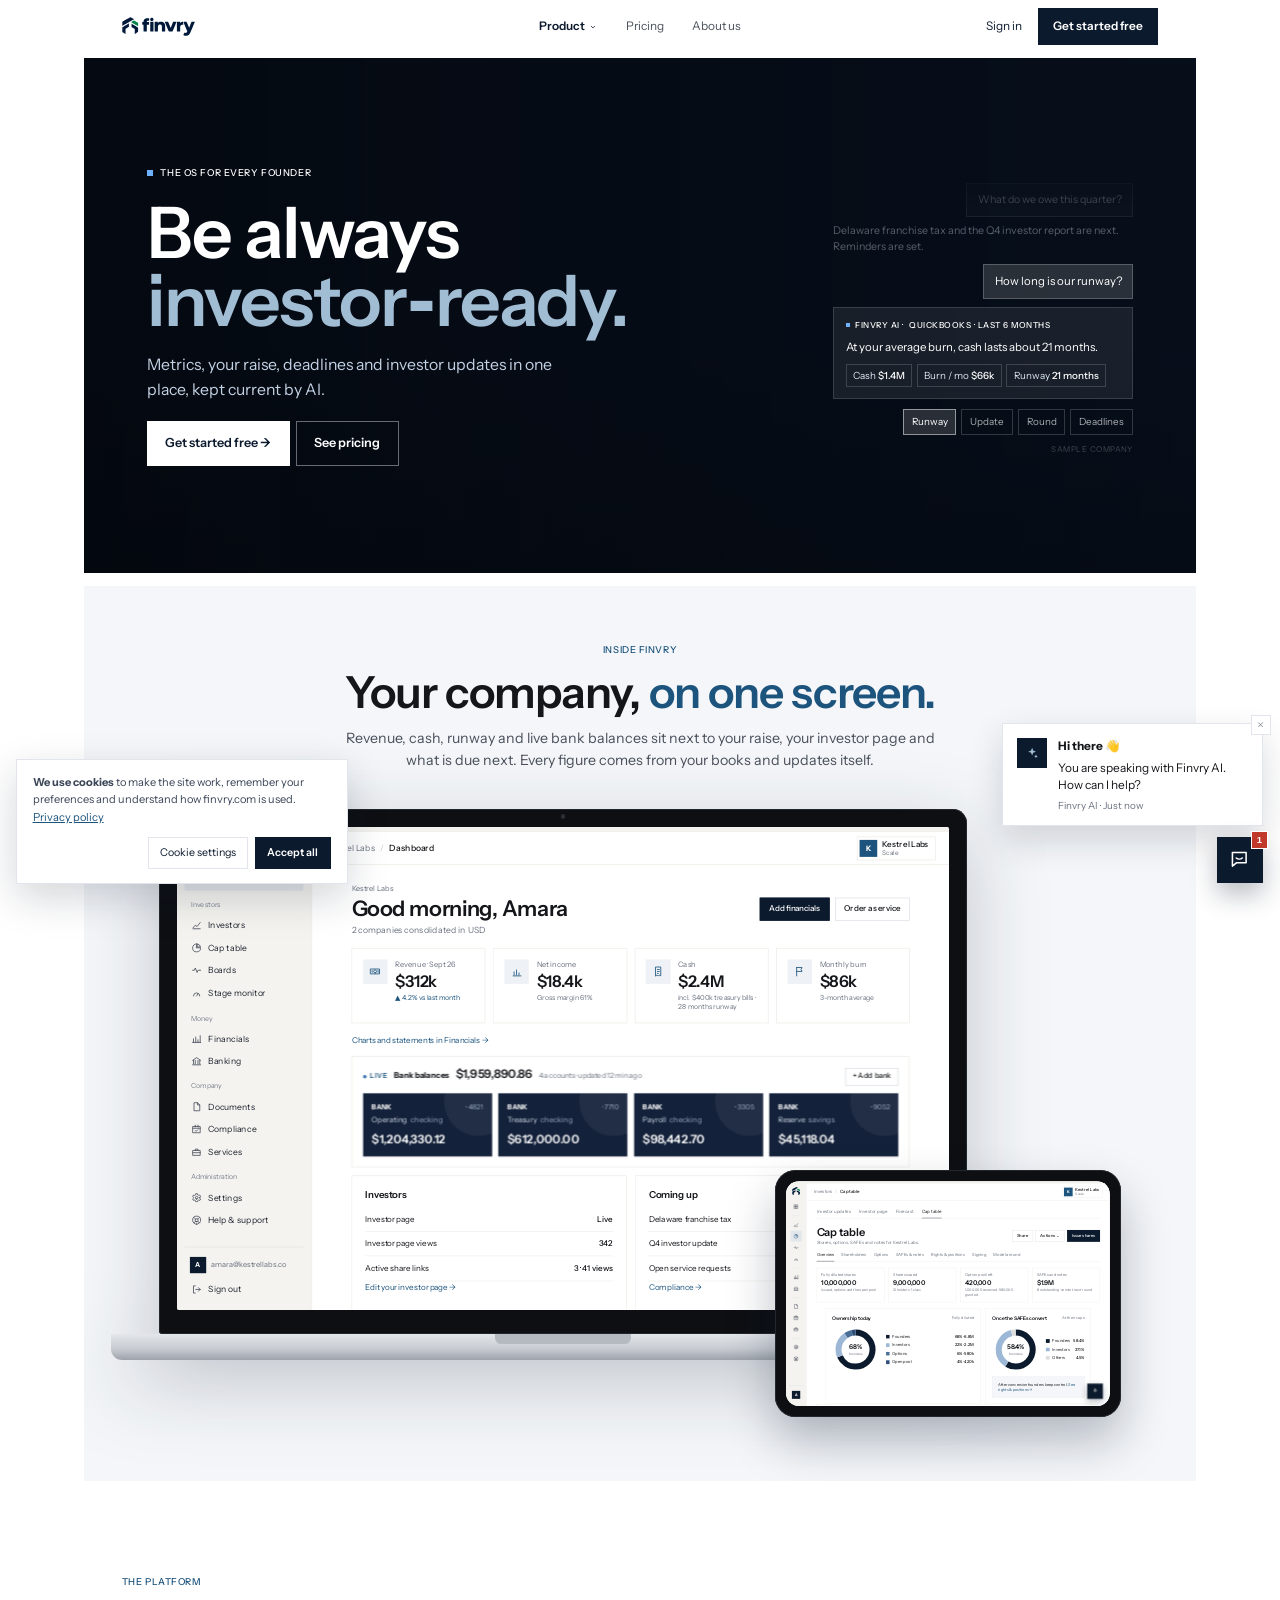
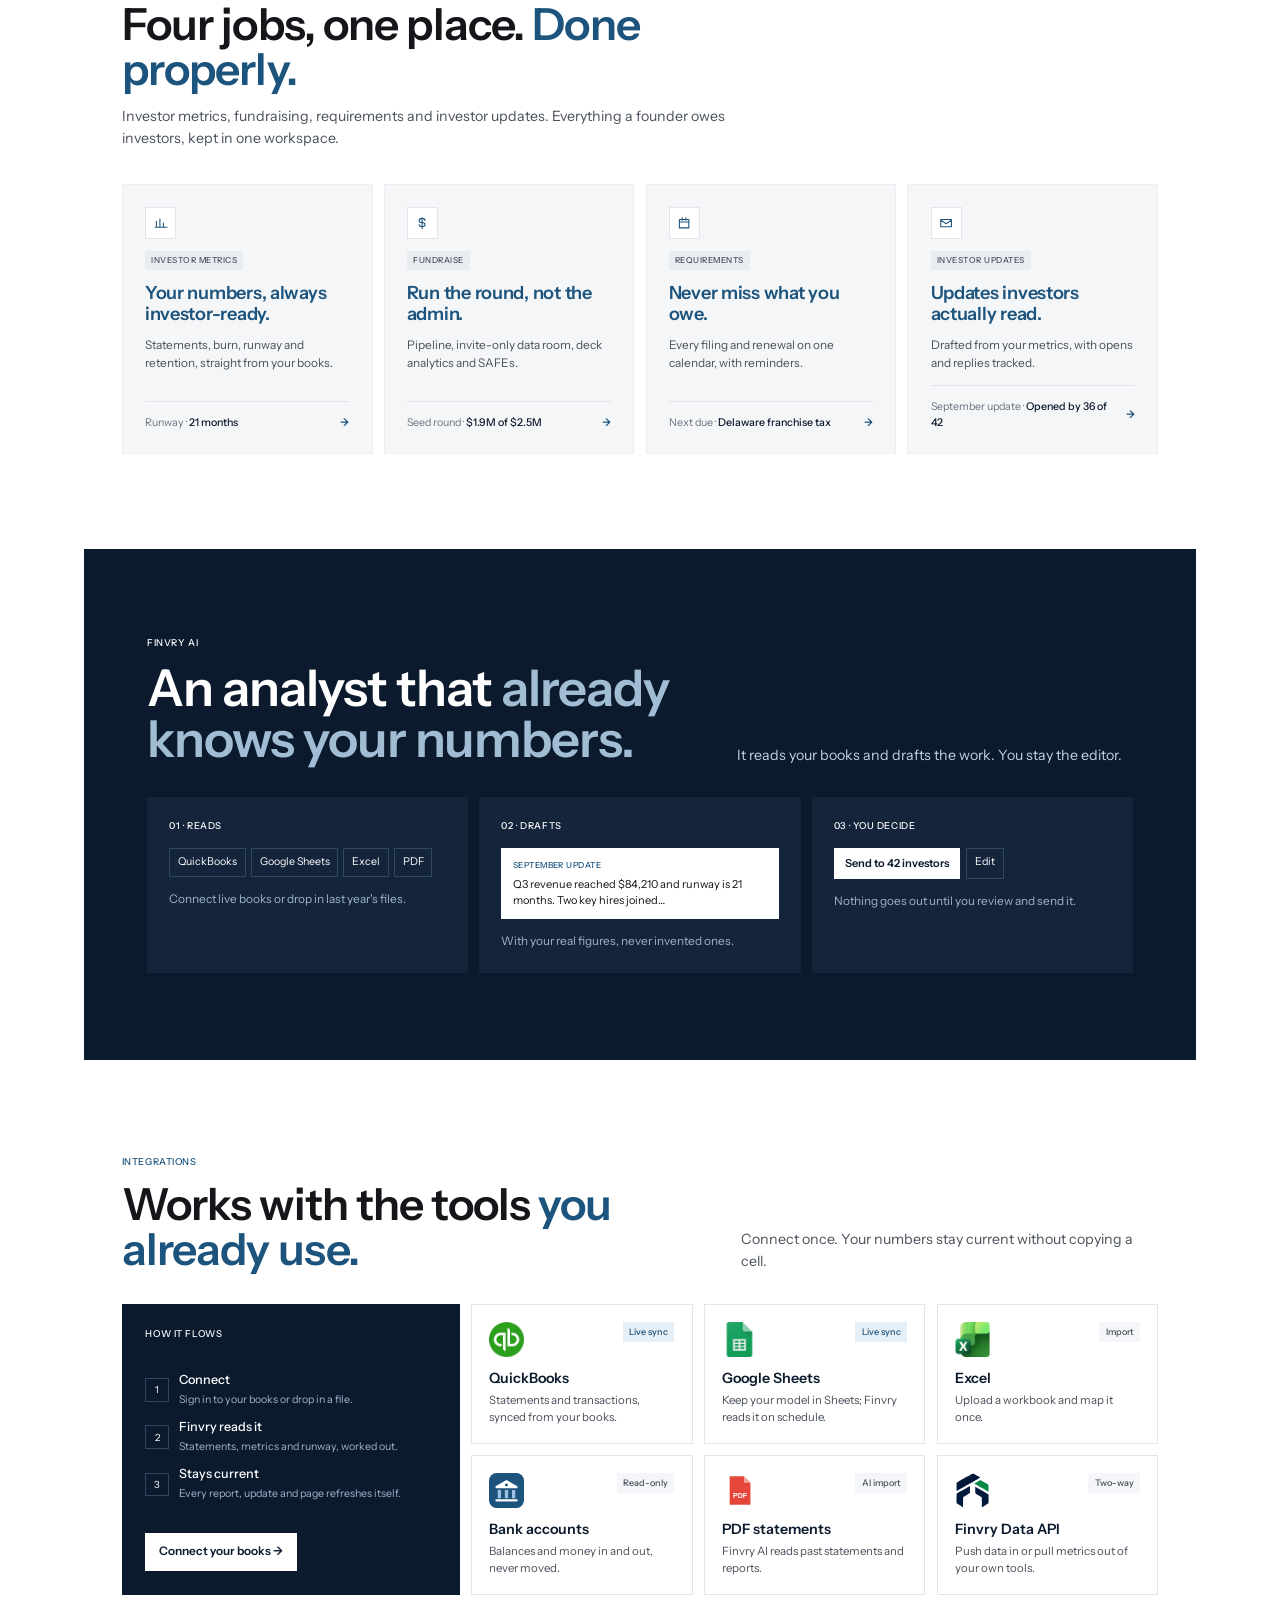
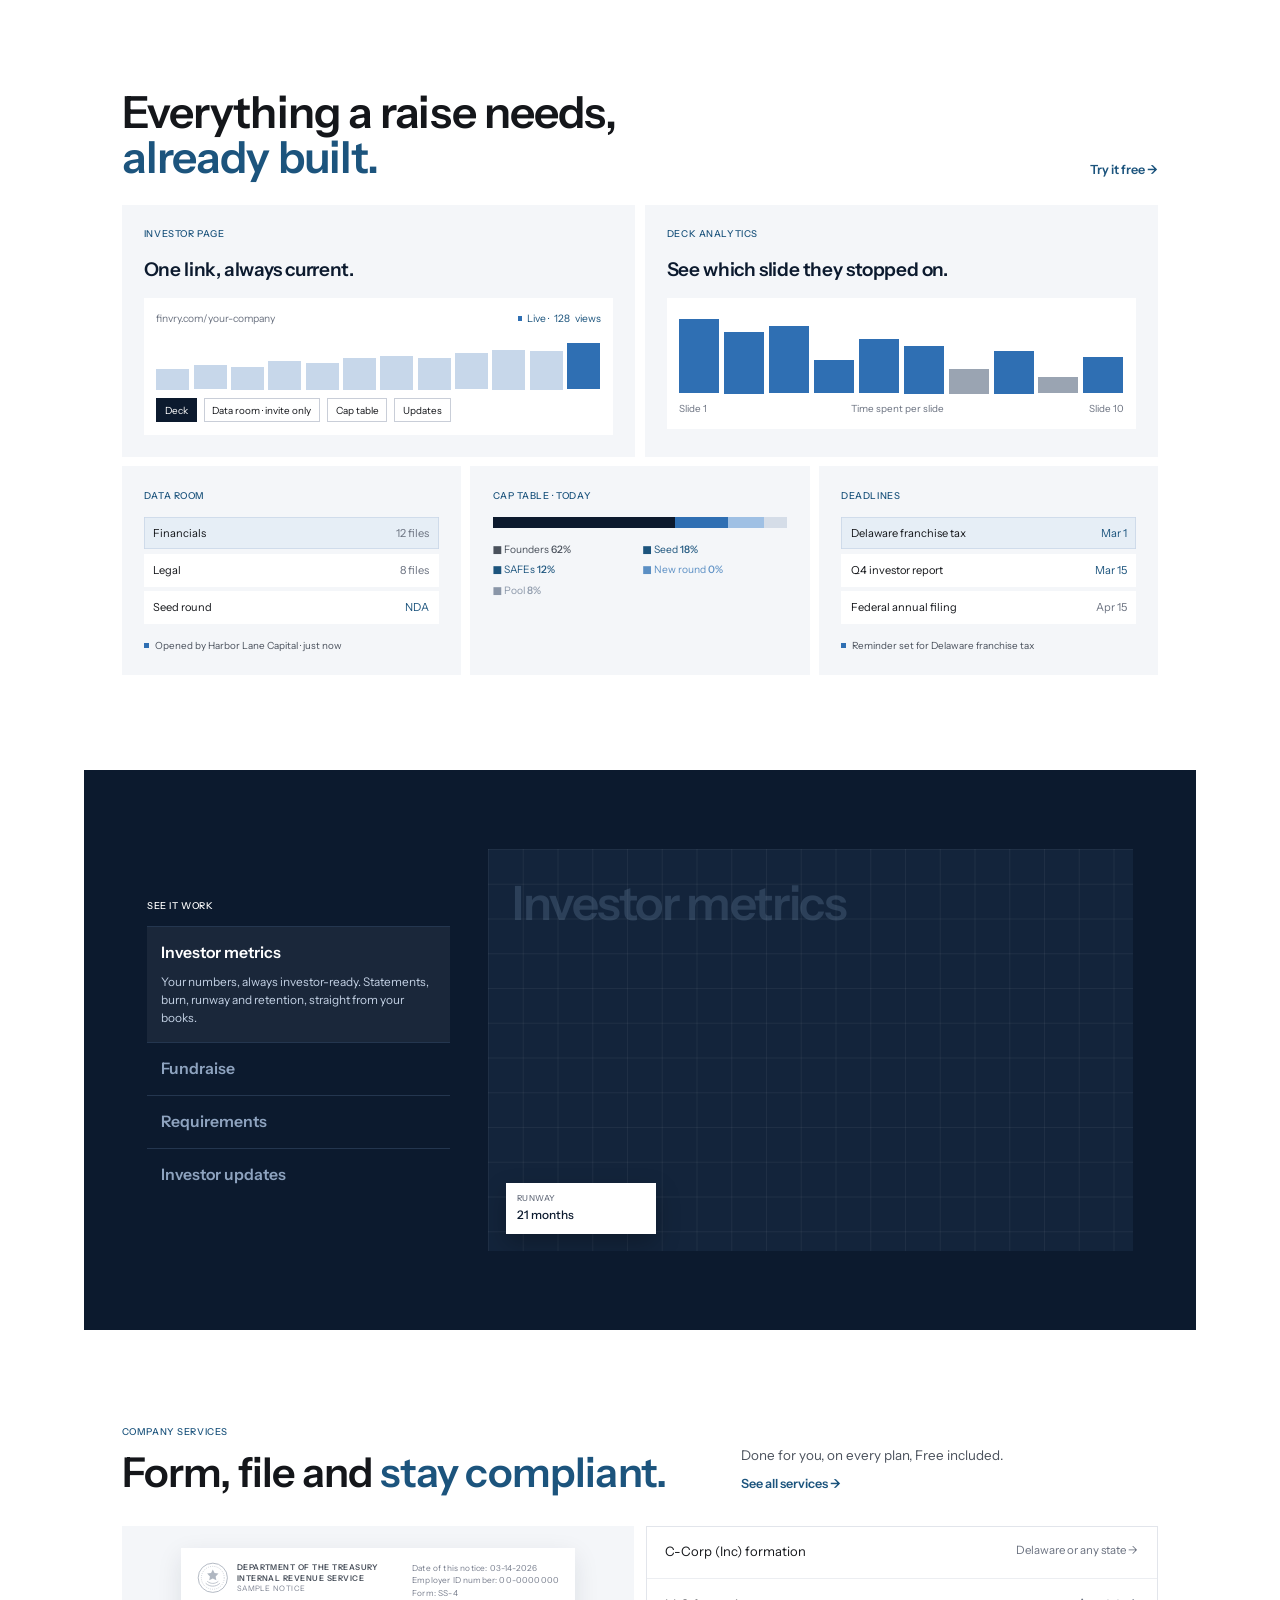
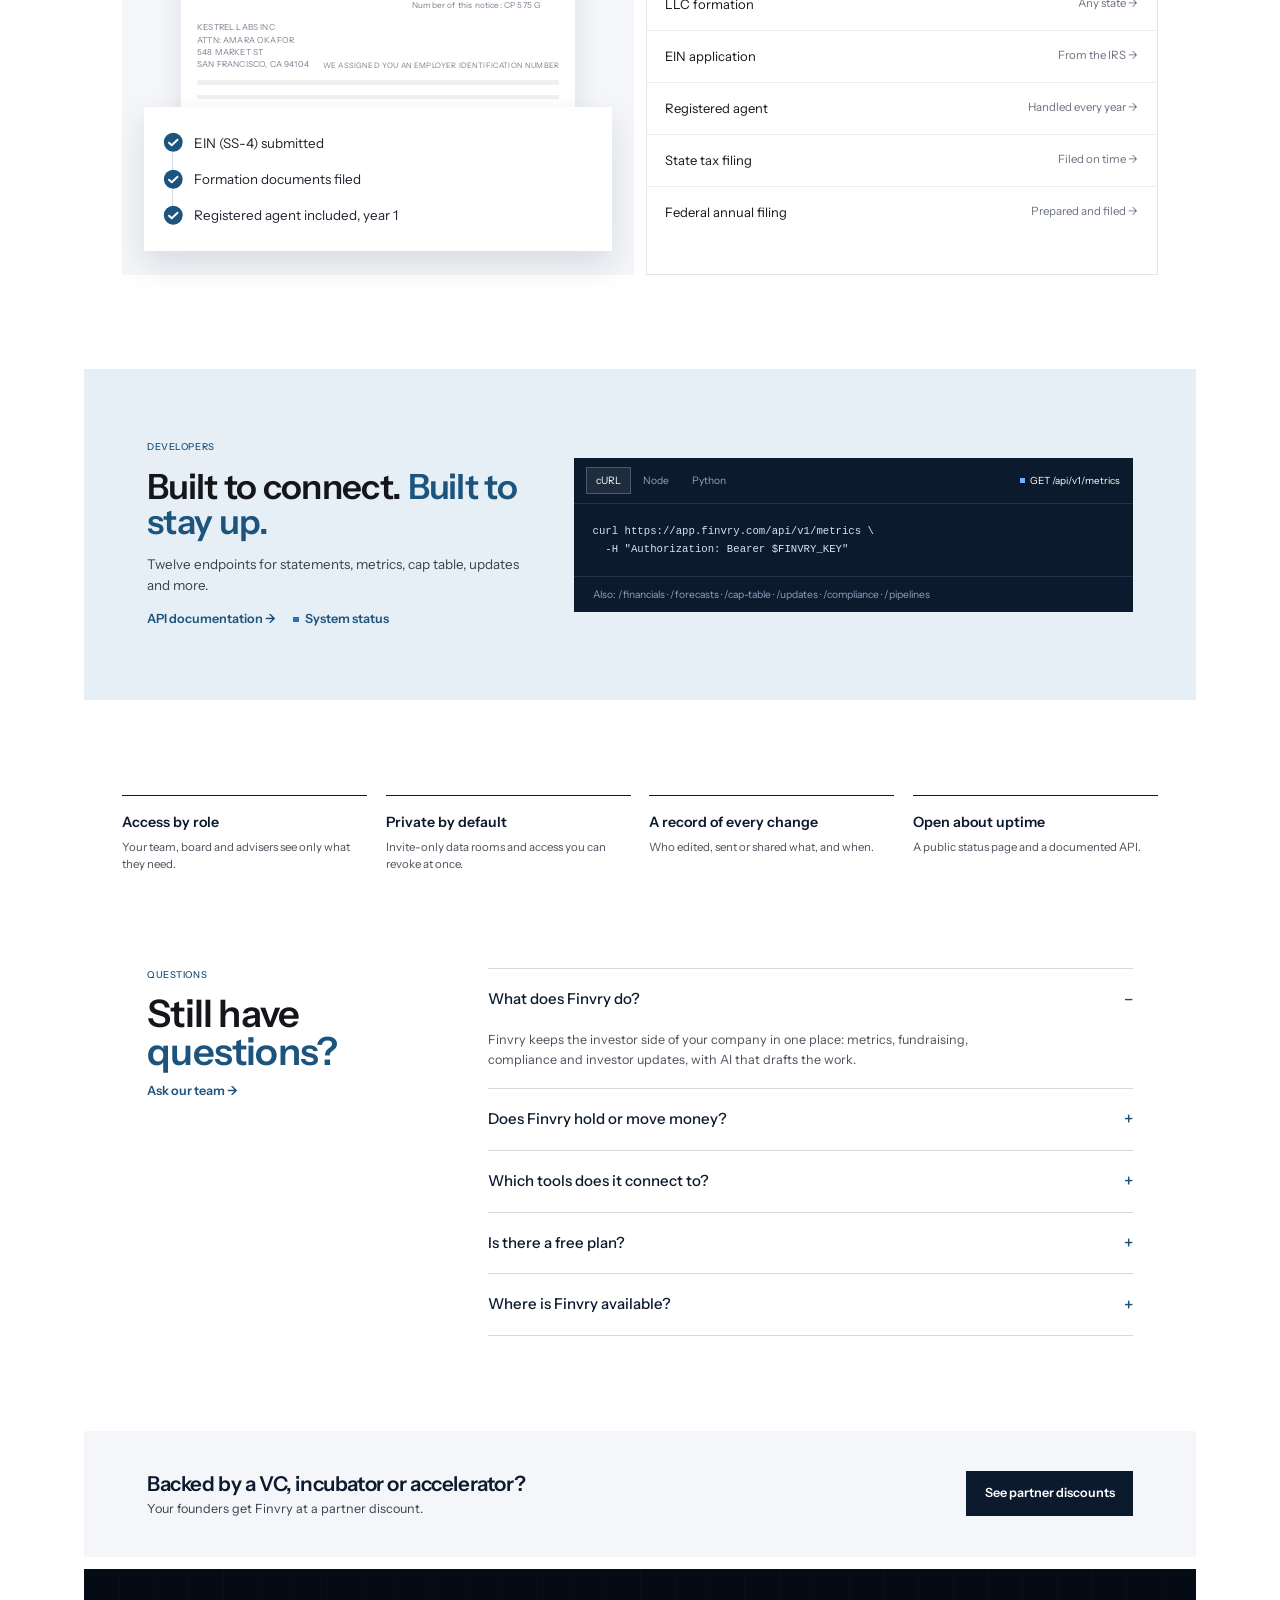
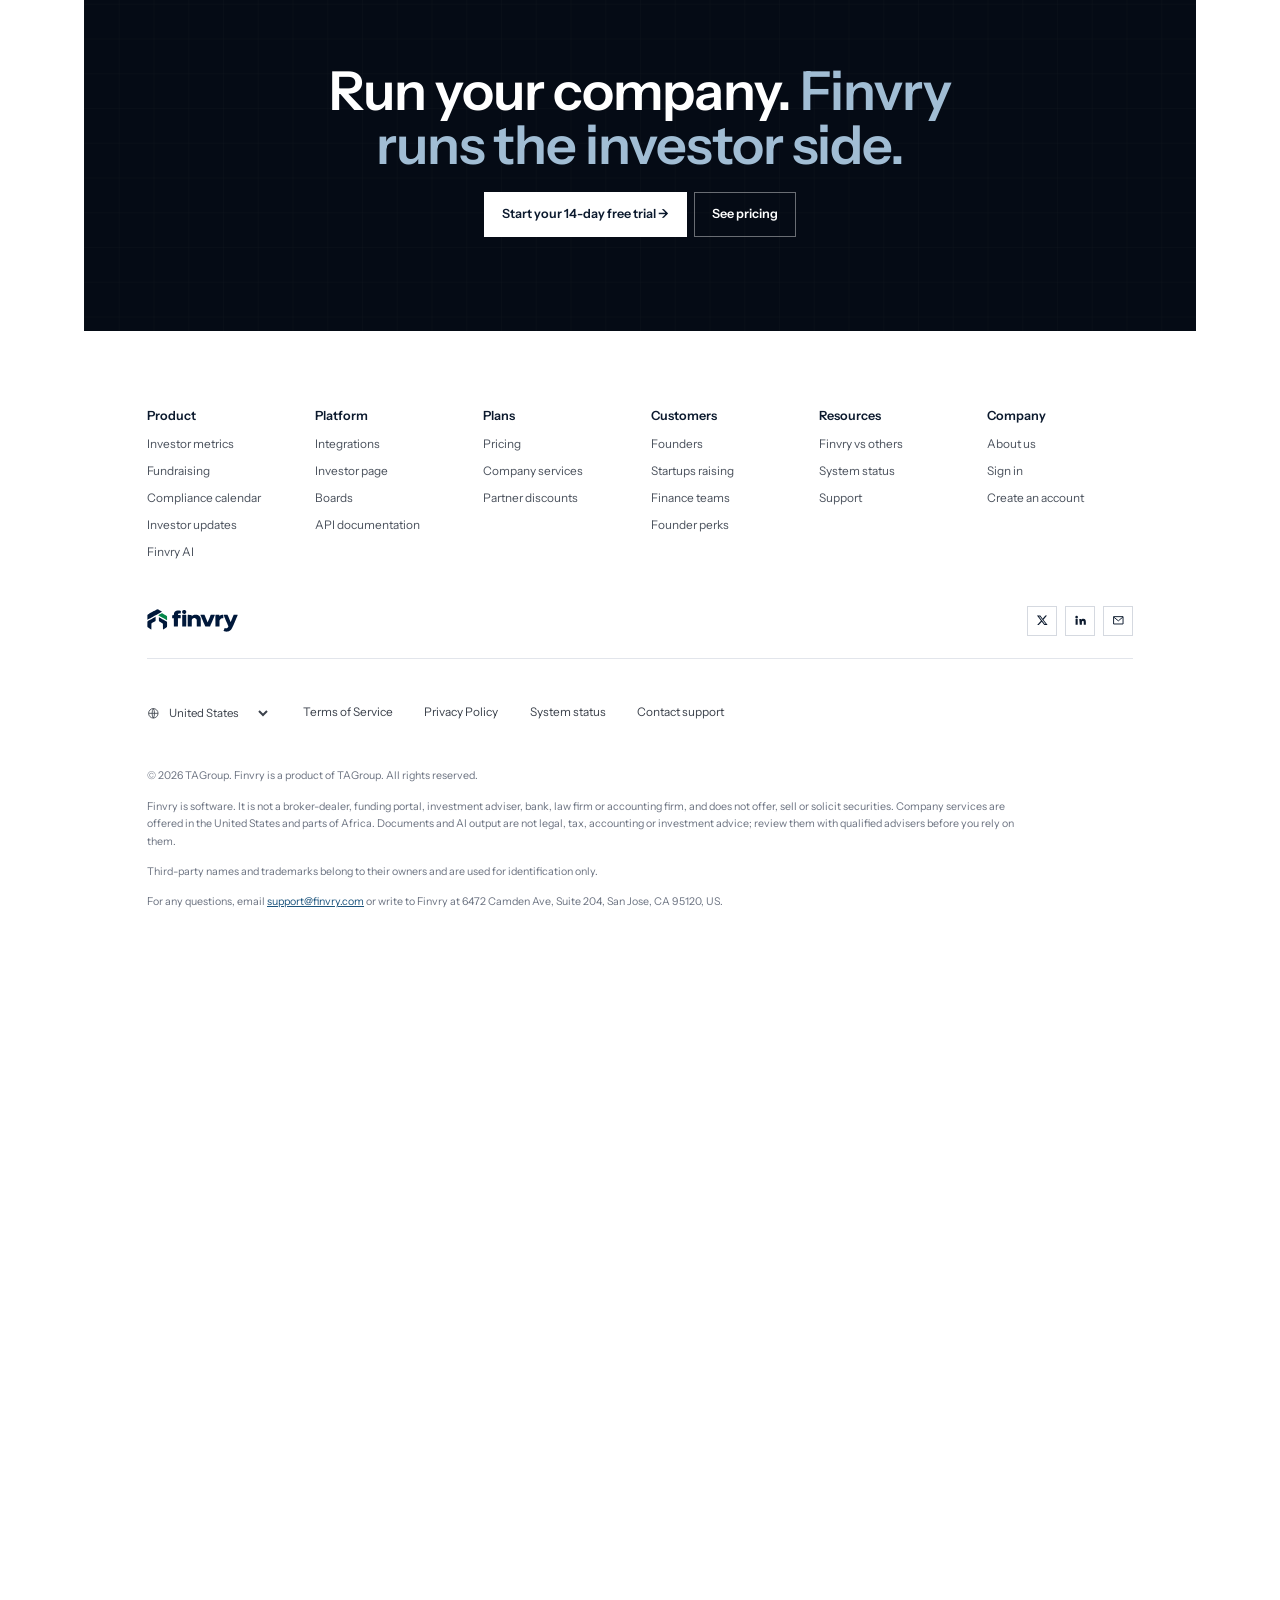
<file: index.html>
<!doctype html>
<html lang="en" style="zoom: .79;">
<head>
<meta charset="utf-8"><meta name="viewport" content="width=device-width, initial-scale=1">
<title>Finvry — the OS for every founder</title><meta name="description" content="The fastest way to manage investor metrics, fundraise, stay on top of requirements and keep investors engaged.">
<meta property="og:title" content="Finvry — the OS for every founder"><meta property="og:description" content="The fastest way to manage investor metrics, fundraise, stay on top of requirements and keep investors engaged."><meta name="theme-color" content="#0c1a2e">
<script>(function(){var p=location.pathname;if(/\/index\.html$/.test(p))history.replaceState(null,'',p.replace(/index\.html$/,'')+location.search+location.hash)})()</script>
<link rel="canonical" href="https://finvry.com/">
<link rel="icon" href="/favicon.svg" type="image/svg+xml">
<link rel="icon" href="/favicon-32.png" sizes="32x32" type="image/png">
<link rel="apple-touch-icon" href="/apple-touch-icon.png">
<meta property="og:image" content="https://finvry.com/og.png">
<link rel="preconnect" href="https://fonts.googleapis.com"><link rel="preconnect" href="https://fonts.gstatic.com" crossorigin>
<link href="https://fonts.googleapis.com/css2?family=Instrument+Sans:wght@400;500;600&display=swap" rel="stylesheet">
<link rel="stylesheet" href="/styles.css?v=8ae72ee6">
<link rel="stylesheet" href="/site.css?v=1bfb2715">
<script src="/site.js?v=b5933740" defer></script>
</head>
<body class="f"><header class="f-hd"><div class="f-w">
  <a class="f-brand" href="/" aria-label="Finvry home"><img src="/finvry-logo.svg" alt="Finvry"></a>
  <nav class="f-nav" aria-label="Main"><div class="f-dd"><button type="button" class="f-ddb on" aria-expanded="false" aria-haspopup="true">Product<svg width="10" height="10" viewBox="0 0 24 24" aria-hidden="true"><path d="m6 9 6 6 6-6" fill="none" stroke="currentColor" stroke-width="2.4"/></svg></button><div class="f-ddm"><a href="/founders/"><i><svg viewBox="0 0 24 24" aria-hidden="true"><path d="M12 12a4 4 0 1 0 0-8 4 4 0 0 0 0 8zM4 21c0-4 3.6-6.5 8-6.5s8 2.5 8 6.5" fill="none" stroke="currentColor" stroke-width="1.8" stroke-linecap="round" stroke-linejoin="round"/></svg></i><span><b>Founders</b><em>Updates, deck and paperwork</em></span></a><a href="/startups-raising/"><i><svg viewBox="0 0 24 24" aria-hidden="true"><path d="M4 18l5-6 4 3 7-9M15 6h5v5" fill="none" stroke="currentColor" stroke-width="1.8" stroke-linecap="round" stroke-linejoin="round"/></svg></i><span><b>Startups raising</b><em>Pipeline, data room and SAFEs</em></span></a><a href="/finance-teams/"><i><svg viewBox="0 0 24 24" aria-hidden="true"><path d="M4 19V9M10 19V5M16 19v-7M22 19H2" fill="none" stroke="currentColor" stroke-width="1.8" stroke-linecap="round" stroke-linejoin="round"/></svg></i><span><b>Finance teams</b><em>Books, statements and boards</em></span></a><a href="/compare/"><i><svg viewBox="0 0 24 24" aria-hidden="true"><path d="M7 4v16M17 4v16M3 8l4-4 4 4M13 16l4 4 4-4" fill="none" stroke="currentColor" stroke-width="1.8" stroke-linecap="round" stroke-linejoin="round"/></svg></i><span><b>Finvry vs others</b><em>How Finvry compares</em></span></a></div></div><a href="/pricing/">Pricing</a><a href="/about/">About us</a></nav>
  <div class="f-hda"><a class="si" href="https://app.finvry.com/login">Sign in</a><a class="f-btn dk" href="https://app.finvry.com/start">Get started free</a>
  <button type="button" class="f-mb" aria-label="Menu" aria-expanded="false" aria-controls="f-mm"><svg width="18" height="18" viewBox="0 0 24 24" aria-hidden="true"><path d="M4 7h16M4 12h16M4 17h16" fill="none" stroke="currentColor" stroke-width="1.8"/></svg></button></div>
</div><div class="f-mm" id="f-mm" hidden><span class="f-mml">Product</span><a href="/founders/">Founders</a><a href="/startups-raising/">Startups raising</a><a href="/finance-teams/">Finance teams</a><a href="/compare/">Finvry vs others</a><a href="/pricing/">Pricing</a><a href="/about/">About us</a><a href="https://app.finvry.com/login">Sign in</a><a class="f-btn dk" href="https://app.finvry.com/start">Get started free</a></div></header><main>
<section class="f-inset" style="padding-top:6px"><div class="f-box f-navy">
  <video class="f-vid" autoplay muted loop playsinline preload="metadata" aria-hidden="true"><source src="https://pub-4af29fd81be44e49861e29c7da302f4a.r2.dev/hero2.mp4" type="video/mp4"></video><div class="f-scrim"></div>
  <div class="f-hero f-g" style="align-items:center">
    <div class="s7 f-herocol"><p class="f-lab" style="display:flex;gap:10px;align-items:center"><span class="f-dot"></span>The OS for every founder</p>
      <h1 class="f-h1">Be always <span class="f-emd">investor&#8209;ready.</span></h1>
      <p class="f-sub">Metrics, your raise, deadlines and investor updates in one place, kept current by AI.</p>
      <div class="f-acts"><a class="f-btn lt" href="https://app.finvry.com/start">Get started free →</a><a class="f-btn ln" href="/pricing/">See pricing</a></div></div>
    <div class="s5 f-hide-m"><div class="f-ai" data-ai aria-live="polite">
      <div class="prev"><div class="q" data-pq>What do we owe this quarter?</div><div class="a" data-pa>Delaware franchise tax and the Q4 investor report are next. Reminders are set.</div></div>
      <div class="f-fade" data-cur style="display:flex;flex-direction:column;gap:10px"><div class="q" data-q>How long is our runway?</div>
        <div class="ans"><span class="src"><span class="f-dot" style="width:5px;height:5px"></span>Finvry AI · <span data-src>QuickBooks · last 6 months</span></span><span data-a>At your average burn, cash lasts about 21 months.</span><div class="kp" data-kp><span>Cash <b>$1.4M</b></span><span>Burn / mo <b>$66k</b></span><span>Runway <b>21 months</b></span></div></div></div>
      <div class="tabs"><button type="button" class=on data-i="0">Runway</button><button type="button" data-i="1">Update</button><button type="button" data-i="2">Round</button><button type="button" data-i="3">Deadlines</button></div><span class="note">Sample company</span></div></div>
  </div>
</div></section>

<section class="f-dev big"><div class="f-box"><div class="f-head"><p class="f-lab">Inside Finvry</p><h2 class="f-h2">Your company, <span class="f-em">on one screen.</span></h2><p class="f-sub">Revenue, cash, runway and live bank balances sit next to your raise, your investor page and<br class="f-br"> what is due next. Every figure comes from your books and updates itself.</p></div><div class="dv-pair right"><div class="dv-mac"><div class="dv-lid"><span class="dv-cam"></span><div class="dv-scr" data-w="1440" data-h="900"><div class="dv-in on"><div class="ap" aria-hidden="true"><aside class="ap-side"><img src="/finvry-logo.svg" alt="" class="ap-logo"><nav><span class="ap-nv on"><svg width="20" height="20" viewBox="0 0 24 24" aria-hidden="true"><path d="M4 4h7v7H4zM13 4h7v7h-7zM4 13h7v7H4zM13 13h7v7h-7z" fill="none" stroke="currentColor" stroke-width="1.7" stroke-linecap="round" stroke-linejoin="round"/></svg><span>Dashboard</span></span><p class="ap-grp">Investors</p><span class="ap-nv"><svg width="20" height="20" viewBox="0 0 24 24" aria-hidden="true"><path d="M4 19l5-6 4 3 7-9M4 21h16" fill="none" stroke="currentColor" stroke-width="1.7" stroke-linecap="round" stroke-linejoin="round"/></svg><span>Investors</span></span><span class="ap-nv"><svg width="20" height="20" viewBox="0 0 24 24" aria-hidden="true"><path d="M12 3a9 9 0 1 0 9 9h-9zM14 3.3A9 9 0 0 1 20.7 10H14z" fill="none" stroke="currentColor" stroke-width="1.7" stroke-linecap="round" stroke-linejoin="round"/></svg><span>Cap table</span></span><span class="ap-nv"><svg width="20" height="20" viewBox="0 0 24 24" aria-hidden="true"><path d="M3 12h4l2-5 4 10 2-5h6" fill="none" stroke="currentColor" stroke-width="1.7" stroke-linecap="round" stroke-linejoin="round"/></svg><span>Boards</span></span><span class="ap-nv"><svg width="20" height="20" viewBox="0 0 24 24" aria-hidden="true"><path d="M5 18a7 7 0 1 1 14 0M12 18l3-5" fill="none" stroke="currentColor" stroke-width="1.7" stroke-linecap="round" stroke-linejoin="round"/></svg><span>Stage monitor</span></span><p class="ap-grp">Money</p><span class="ap-nv"><svg width="20" height="20" viewBox="0 0 24 24" aria-hidden="true"><path d="M5 20V12M10 20V8M15 20v-6M20 20V5M3 20h18" fill="none" stroke="currentColor" stroke-width="1.7" stroke-linecap="round" stroke-linejoin="round"/></svg><span>Financials</span></span><span class="ap-nv"><svg width="20" height="20" viewBox="0 0 24 24" aria-hidden="true"><path d="M3 10l9-6 9 6M5 10v8M9 10v8M15 10v8M19 10v8M3 20h18" fill="none" stroke="currentColor" stroke-width="1.7" stroke-linecap="round" stroke-linejoin="round"/></svg><span>Banking</span></span><p class="ap-grp">Company</p><span class="ap-nv"><svg width="20" height="20" viewBox="0 0 24 24" aria-hidden="true"><path d="M7 3h7l5 5v13H7zM14 3v5h5" fill="none" stroke="currentColor" stroke-width="1.7" stroke-linecap="round" stroke-linejoin="round"/></svg><span>Documents</span></span><span class="ap-nv"><svg width="20" height="20" viewBox="0 0 24 24" aria-hidden="true"><path d="M4 6h16v14H4zM4 10h16M9 3v4M15 3v4M9 15l2 2 4-4" fill="none" stroke="currentColor" stroke-width="1.7" stroke-linecap="round" stroke-linejoin="round"/></svg><span>Compliance</span></span><span class="ap-nv"><svg width="20" height="20" viewBox="0 0 24 24" aria-hidden="true"><path d="M4 8h16v11H4zM9 8V5h6v3M4 13h16" fill="none" stroke="currentColor" stroke-width="1.7" stroke-linecap="round" stroke-linejoin="round"/></svg><span>Services</span></span><p class="ap-grp">Administration</p><span class="ap-nv"><svg width="20" height="20" viewBox="0 0 24 24" aria-hidden="true"><path d="M12 15a3 3 0 1 0 0-6 3 3 0 0 0 0 6zM19 12a7 7 0 0 0-.1-1.2l2-1.5-2-3.4-2.3.9a7 7 0 0 0-2.1-1.2L14 3h-4l-.5 2.6a7 7 0 0 0-2.1 1.2l-2.3-.9-2 3.4 2 1.5A7 7 0 0 0 5 12c0 .4 0 .8.1 1.2l-2 1.5 2 3.4 2.3-.9a7 7 0 0 0 2.1 1.2L10 21h4l.5-2.6a7 7 0 0 0 2.1-1.2l2.3.9 2-3.4-2-1.5c.1-.4.1-.8.1-1.2z" fill="none" stroke="currentColor" stroke-width="1.7" stroke-linecap="round" stroke-linejoin="round"/></svg><span>Settings</span></span><span class="ap-nv"><svg width="20" height="20" viewBox="0 0 24 24" aria-hidden="true"><path d="M12 21a9 9 0 1 0 0-18 9 9 0 0 0 0 18zM12 15.5a3.5 3.5 0 1 0 0-7 3.5 3.5 0 0 0 0 7zM6 6l3.5 3.5M14.5 14.5 18 18M18 6l-3.5 3.5M9.5 14.5 6 18" fill="none" stroke="currentColor" stroke-width="1.7" stroke-linecap="round" stroke-linejoin="round"/></svg><span>Help & support</span></span></nav><div class="ap-foot"><span class="ap-me"><b>A</b><span>amara@kestrellabs.co</span></span><span class="ap-nv"><svg width="20" height="20" viewBox="0 0 24 24" aria-hidden="true"><path d="M9 4H5v16h4M16 8l4 4-4 4M20 12H10" fill="none" stroke="currentColor" stroke-width="1.7" stroke-linecap="round" stroke-linejoin="round"/></svg><span>Sign out</span></span></div></aside>
<div class="ap-main"><div class="ap-top"><span class="ap-crumb"><span>Kestrel Labs</span><i>/</i><b>Dashboard</b></span><span class="ap-org"><b>K</b><span><strong>Kestrel Labs</strong><em>Scale</em></span></span></div>
<div class="ap-body"><p class="ap-k">Kestrel Labs</p><div class="ap-hrow"><h1>Good morning, Amara</h1><span class="ap-btns"><span class="ap-b dk">Add financials</span><span class="ap-b">Order a service</span></span></div>
<p class="ap-sub">2 companies consolidated in USD</p>
<div class="ap-kpis"><div class="ap-kpi "><span class="ap-ki"><svg width="22" height="22" viewBox="0 0 24 24" aria-hidden="true"><path d="M3 7h18v10H3zM12 15a3 3 0 1 0 0-6 3 3 0 0 0 0 6zM6 10v4M18 10v4" fill="none" stroke="currentColor" stroke-width="1.7" stroke-linecap="round" stroke-linejoin="round"/></svg></span><span><em>Revenue · Sept 26</em><b class="">$312k</b><small><span class="up">▲ 4.2% vs last month</span></small></span></div><div class="ap-kpi "><span class="ap-ki"><svg width="22" height="22" viewBox="0 0 24 24" aria-hidden="true"><path d="M6 19V13M11 19V9M16 19v-4M4 21h16" fill="none" stroke="currentColor" stroke-width="1.7" stroke-linecap="round" stroke-linejoin="round"/></svg></span><span><em>Net income</em><b class="">$18.4k</b><small>Gross margin 61%</small></span></div><div class="ap-kpi "><span class="ap-ki"><svg width="22" height="22" viewBox="0 0 24 24" aria-hidden="true"><path d="M7 3h10v18l-2-1.5L13 21l-1-1-1 1-2-1.5L7 21zM10 8h4M10 12h4M10 16h2" fill="none" stroke="currentColor" stroke-width="1.7" stroke-linecap="round" stroke-linejoin="round"/></svg></span><span><em>Cash</em><b class="">$2.4M</b><small>incl. $400k treasury bills · 28 months runway</small></span></div><div class="ap-kpi "><span class="ap-ki"><svg width="22" height="22" viewBox="0 0 24 24" aria-hidden="true"><path d="M6 21V4M6 4h11l-2 4 2 4H6" fill="none" stroke="currentColor" stroke-width="1.7" stroke-linecap="round" stroke-linejoin="round"/></svg></span><span><em>Monthly burn</em><b class="">$86k</b><small>3-month average</small></span></div></div>
<p class="ap-lnk">Charts and statements in Financials →</p>
<div class="ap-card ap-banks"><div class="ap-bh"><span class="ap-live">LIVE</span><b>Bank balances</b><strong>$1,959,890.86</strong><em>4 accounts · updated 12 min ago</em><span class="ap-b sm">+ Add bank</span></div><div class="ap-accts"><div class="ap-acct"><span><b>BANK</b><em>·· 4821</em></span><span class="nm">Operating <i>checking</i></span><strong>$1,204,330.12</strong></div><div class="ap-acct"><span><b>BANK</b><em>·· 7710</em></span><span class="nm">Treasury <i>checking</i></span><strong>$612,000.00</strong></div><div class="ap-acct"><span><b>BANK</b><em>·· 3305</em></span><span class="nm">Payroll <i>checking</i></span><strong>$98,442.70</strong></div><div class="ap-acct"><span><b>BANK</b><em>·· 9052</em></span><span class="nm">Reserve <i>savings</i></span><strong>$45,118.04</strong></div></div></div>
<div class="ap-g2"><div class="ap-card"><h3>Investors</h3><div class="ap-rows"><span>Investor page<b>Live</b></span><span>Investor page views<b>342</b></span><span>Active share links<b>3 · 41 views</b></span></div><p class="ap-lnk">Edit your investor page →</p></div>
<div class="ap-card"><h3>Coming up</h3><div class="ap-rows"><span>Delaware franchise tax<b class="bl">Mar 1</b></span><span>Q4 investor update<b class="bl">Jan 10</b></span><span>Open service requests<b>1</b></span></div><p class="ap-lnk">Compliance →</p></div></div></div></div><span class="ap-ai"><svg width="22" height="22" viewBox="0 0 24 24" aria-hidden="true"><path d="M12 3l1.8 4.7L18.5 9.5l-4.7 1.8L12 16l-1.8-4.7L5.5 9.5l4.7-1.8z" fill="none" stroke="currentColor" stroke-width="1.7" stroke-linecap="round" stroke-linejoin="round"/></svg></span></div></div><div class="dv-in"><div class="ap" aria-hidden="true"><aside class="ap-side"><img src="/finvry-logo.svg" alt="" class="ap-logo"><nav><span class="ap-nv"><svg width="20" height="20" viewBox="0 0 24 24" aria-hidden="true"><path d="M4 4h7v7H4zM13 4h7v7h-7zM4 13h7v7H4zM13 13h7v7h-7z" fill="none" stroke="currentColor" stroke-width="1.7" stroke-linecap="round" stroke-linejoin="round"/></svg><span>Dashboard</span></span><p class="ap-grp">Investors</p><span class="ap-nv"><svg width="20" height="20" viewBox="0 0 24 24" aria-hidden="true"><path d="M4 19l5-6 4 3 7-9M4 21h16" fill="none" stroke="currentColor" stroke-width="1.7" stroke-linecap="round" stroke-linejoin="round"/></svg><span>Investors</span></span><span class="ap-nv"><svg width="20" height="20" viewBox="0 0 24 24" aria-hidden="true"><path d="M12 3a9 9 0 1 0 9 9h-9zM14 3.3A9 9 0 0 1 20.7 10H14z" fill="none" stroke="currentColor" stroke-width="1.7" stroke-linecap="round" stroke-linejoin="round"/></svg><span>Cap table</span></span><span class="ap-nv"><svg width="20" height="20" viewBox="0 0 24 24" aria-hidden="true"><path d="M3 12h4l2-5 4 10 2-5h6" fill="none" stroke="currentColor" stroke-width="1.7" stroke-linecap="round" stroke-linejoin="round"/></svg><span>Boards</span></span><span class="ap-nv"><svg width="20" height="20" viewBox="0 0 24 24" aria-hidden="true"><path d="M5 18a7 7 0 1 1 14 0M12 18l3-5" fill="none" stroke="currentColor" stroke-width="1.7" stroke-linecap="round" stroke-linejoin="round"/></svg><span>Stage monitor</span></span><p class="ap-grp">Money</p><span class="ap-nv on"><svg width="20" height="20" viewBox="0 0 24 24" aria-hidden="true"><path d="M5 20V12M10 20V8M15 20v-6M20 20V5M3 20h18" fill="none" stroke="currentColor" stroke-width="1.7" stroke-linecap="round" stroke-linejoin="round"/></svg><span>Financials</span></span><span class="ap-nv"><svg width="20" height="20" viewBox="0 0 24 24" aria-hidden="true"><path d="M3 10l9-6 9 6M5 10v8M9 10v8M15 10v8M19 10v8M3 20h18" fill="none" stroke="currentColor" stroke-width="1.7" stroke-linecap="round" stroke-linejoin="round"/></svg><span>Banking</span></span><p class="ap-grp">Company</p><span class="ap-nv"><svg width="20" height="20" viewBox="0 0 24 24" aria-hidden="true"><path d="M7 3h7l5 5v13H7zM14 3v5h5" fill="none" stroke="currentColor" stroke-width="1.7" stroke-linecap="round" stroke-linejoin="round"/></svg><span>Documents</span></span><span class="ap-nv"><svg width="20" height="20" viewBox="0 0 24 24" aria-hidden="true"><path d="M4 6h16v14H4zM4 10h16M9 3v4M15 3v4M9 15l2 2 4-4" fill="none" stroke="currentColor" stroke-width="1.7" stroke-linecap="round" stroke-linejoin="round"/></svg><span>Compliance</span></span><span class="ap-nv"><svg width="20" height="20" viewBox="0 0 24 24" aria-hidden="true"><path d="M4 8h16v11H4zM9 8V5h6v3M4 13h16" fill="none" stroke="currentColor" stroke-width="1.7" stroke-linecap="round" stroke-linejoin="round"/></svg><span>Services</span></span><p class="ap-grp">Administration</p><span class="ap-nv"><svg width="20" height="20" viewBox="0 0 24 24" aria-hidden="true"><path d="M12 15a3 3 0 1 0 0-6 3 3 0 0 0 0 6zM19 12a7 7 0 0 0-.1-1.2l2-1.5-2-3.4-2.3.9a7 7 0 0 0-2.1-1.2L14 3h-4l-.5 2.6a7 7 0 0 0-2.1 1.2l-2.3-.9-2 3.4 2 1.5A7 7 0 0 0 5 12c0 .4 0 .8.1 1.2l-2 1.5 2 3.4 2.3-.9a7 7 0 0 0 2.1 1.2L10 21h4l.5-2.6a7 7 0 0 0 2.1-1.2l2.3.9 2-3.4-2-1.5c.1-.4.1-.8.1-1.2z" fill="none" stroke="currentColor" stroke-width="1.7" stroke-linecap="round" stroke-linejoin="round"/></svg><span>Settings</span></span><span class="ap-nv"><svg width="20" height="20" viewBox="0 0 24 24" aria-hidden="true"><path d="M12 21a9 9 0 1 0 0-18 9 9 0 0 0 0 18zM12 15.5a3.5 3.5 0 1 0 0-7 3.5 3.5 0 0 0 0 7zM6 6l3.5 3.5M14.5 14.5 18 18M18 6l-3.5 3.5M9.5 14.5 6 18" fill="none" stroke="currentColor" stroke-width="1.7" stroke-linecap="round" stroke-linejoin="round"/></svg><span>Help & support</span></span></nav><div class="ap-foot"><span class="ap-me"><b>A</b><span>amara@kestrellabs.co</span></span><span class="ap-nv"><svg width="20" height="20" viewBox="0 0 24 24" aria-hidden="true"><path d="M9 4H5v16h4M16 8l4 4-4 4M20 12H10" fill="none" stroke="currentColor" stroke-width="1.7" stroke-linecap="round" stroke-linejoin="round"/></svg><span>Sign out</span></span></div></aside>
<div class="ap-main"><div class="ap-top"><span class="ap-crumb"><span>Money</span><i>/</i><b>Financials</b></span><span class="ap-org"><b>K</b><span><strong>Kestrel Labs</strong><em>Scale</em></span></span></div>
<div class="ap-body"><div class="ap-hrow"><h1>Kestrel Labs Inc <span class="ap-dd"><svg width="22" height="22" viewBox="0 0 24 24" aria-hidden="true"><path d="M6 9l6 6 6-6" fill="none" stroke="currentColor" stroke-width="1.7" stroke-linecap="round" stroke-linejoin="round"/></svg></span></h1></div><p class="ap-sub">Parent company · USD</p>
<div class="ap-tabs"><span class=on>Overview</span><span>Statements</span><span>Sharing</span><span>Revenue retention</span><span>Customers</span><span>Forecast</span><span>What to do next</span><span>Reports</span></div>
<div class="ap-seg"><span class="on">Monthly</span><span>Quarterly</span><span>Yearly</span><span>Custom</span></div><span class="ap-b dk" style="margin-left:12px">Add figures</span>
<div class="ap-card ap-sheet"><span><b>Linked sheets</b><em>Kept in sync automatically.</em></span><span class="row"><span><b>Kestrel Financials</b><em>Tab P&amp;L · USD · 48 rows · synced 2 min ago</em></span><span class="ap-lk">Sync now · Edit</span></span></div>
<div class="ap-kpis"><div class="ap-kpi "><span class="ap-ki"><svg width="22" height="22" viewBox="0 0 24 24" aria-hidden="true"><path d="M3 7h18v10H3zM12 15a3 3 0 1 0 0-6 3 3 0 0 0 0 6zM6 10v4M18 10v4" fill="none" stroke="currentColor" stroke-width="1.7" stroke-linecap="round" stroke-linejoin="round"/></svg></span><span><em>Revenue · Sept 26</em><b class="">$312k</b><small><span class="up">▲ 4.2% vs previous</span></small></span></div><div class="ap-kpi "><span class="ap-ki"><svg width="22" height="22" viewBox="0 0 24 24" aria-hidden="true"><path d="M6 19V13M11 19V9M16 19v-4M4 21h16" fill="none" stroke="currentColor" stroke-width="1.7" stroke-linecap="round" stroke-linejoin="round"/></svg></span><span><em>Net income</em><b class="">$18.4k</b><small>EBITDA $26.1k</small></span></div><div class="ap-kpi "><span class="ap-ki"><svg width="22" height="22" viewBox="0 0 24 24" aria-hidden="true"><path d="M7 3h10v18l-2-1.5L13 21l-1-1-1 1-2-1.5L7 21zM10 8h4M10 12h4M10 16h2" fill="none" stroke="currentColor" stroke-width="1.7" stroke-linecap="round" stroke-linejoin="round"/></svg></span><span><em>Cash</em><b class="">$2.4M</b><small>Cash-flow positive</small></span></div><div class="ap-kpi "><span class="ap-ki"><svg width="22" height="22" viewBox="0 0 24 24" aria-hidden="true"><path d="M6 19V13M11 19V9M16 19v-4M4 21h16" fill="none" stroke="currentColor" stroke-width="1.7" stroke-linecap="round" stroke-linejoin="round"/></svg></span><span><em>Gross margin</em><b class="">61%</b><small>Burn $86k / month (3-month average)</small></span></div></div>
<div class="ap-g3"><div class="ap-card ap-ch"><h3>Revenue</h3><svg viewBox="0 0 520 190" preserveAspectRatio="none" class="ap-svg"><defs><linearGradient id="g19979" x1="0" x2="0" y1="0" y2="1"><stop offset="0" stop-color="#2f6fb3" stop-opacity=".22"/><stop offset="1" stop-color="#2f6fb3" stop-opacity="0"/></linearGradient></defs>
<polygon points="0,190 0.0,180.8 26.0,173.6 52.0,182.0 78.0,162.8 104.0,151.9 130.0,157.9 156.0,139.9 182.0,125.5 208.0,131.5 234.0,111.0 260.0,102.6 286.0,94.2 312.0,97.8 338.0,80.9 364.0,71.3 390.0,74.9 416.0,55.7 442.0,47.3 468.0,50.9 494.0,37.6 520.0,22.0 520,190" fill="url(#g19979)"/><polyline points="0.0,180.8 26.0,173.6 52.0,182.0 78.0,162.8 104.0,151.9 130.0,157.9 156.0,139.9 182.0,125.5 208.0,131.5 234.0,111.0 260.0,102.6 286.0,94.2 312.0,97.8 338.0,80.9 364.0,71.3 390.0,74.9 416.0,55.7 442.0,47.3 468.0,50.9 494.0,37.6 520.0,22.0" fill="none" stroke="#2f6fb3" stroke-width="2.4" stroke-linejoin="round"/></svg><span class="ap-ax"><span>Jan 25</span><span>Sept 26</span></span><span class="ap-cf"><span>21 periods</span><b>$312k</b></span></div>
<div class="ap-card ap-ch"><h3>Profit and loss <em>13 up, 8 down</em></h3><svg viewBox="0 0 520 190" preserveAspectRatio="none" class="ap-svg"><rect x="5.0" y="117.8" width="14.9" height="51.5" fill="#c0504d"/><rect x="29.7" y="117.8" width="14.9" height="40.5" fill="#c0504d"/><rect x="54.5" y="117.8" width="14.9" height="58.8" fill="#c0504d"/><rect x="79.2" y="117.8" width="14.9" height="29.4" fill="#c0504d"/><rect x="104.0" y="117.8" width="14.9" height="18.4" fill="#c0504d"/><rect x="128.8" y="117.8" width="14.9" height="33.1" fill="#c0504d"/><rect x="153.5" y="99.8" width="14.9" height="18.0" fill="#273449"/><rect x="178.3" y="117.8" width="14.9" height="7.4" fill="#c0504d"/><rect x="203.0" y="81.9" width="14.9" height="35.9" fill="#273449"/><rect x="227.8" y="93.8" width="14.9" height="24.0" fill="#273449"/><rect x="252.6" y="117.8" width="14.9" height="11.0" fill="#c0504d"/><rect x="277.3" y="69.9" width="14.9" height="47.9" fill="#273449"/><rect x="302.1" y="51.9" width="14.9" height="65.9" fill="#273449"/><rect x="326.9" y="75.9" width="14.9" height="41.9" fill="#273449"/><rect x="351.6" y="45.9" width="14.9" height="71.9" fill="#273449"/><rect x="376.4" y="117.8" width="14.9" height="14.7" fill="#c0504d"/><rect x="401.1" y="63.9" width="14.9" height="53.9" fill="#273449"/><rect x="425.9" y="34.0" width="14.9" height="83.8" fill="#273449"/><rect x="450.7" y="39.9" width="14.9" height="77.9" fill="#273449"/><rect x="475.4" y="22.0" width="14.9" height="95.8" fill="#273449"/><rect x="500.2" y="10.0" width="14.9" height="107.8" fill="#273449"/><line x1="0" x2="520" y1="117.8" y2="117.8" stroke="#c9ced8" stroke-dasharray="4 4"/></svg><span class="ap-ax"><span>Jan 25</span><span>Sept 26</span></span><span class="ap-cf"><span>Net income after all costs</span><b>$18.4k</b></span></div>
<div class="ap-card ap-ch"><h3>Cash</h3><svg viewBox="0 0 520 190" preserveAspectRatio="none" class="ap-svg"><defs><linearGradient id="g93846" x1="0" x2="0" y1="0" y2="1"><stop offset="0" stop-color="#2f6fb3" stop-opacity=".22"/><stop offset="1" stop-color="#2f6fb3" stop-opacity="0"/></linearGradient></defs>
<polygon points="0,190 0.0,172.6 26.0,176.4 52.0,182.0 78.0,116.1 104.0,123.6 130.0,129.3 156.0,134.9 182.0,138.7 208.0,40.8 234.0,46.5 260.0,50.2 286.0,52.1 312.0,55.9 338.0,50.2 364.0,44.6 390.0,40.8 416.0,35.2 442.0,31.4 468.0,27.6 494.0,23.9 520.0,22.0 520,190" fill="url(#g93846)"/><polyline points="0.0,172.6 26.0,176.4 52.0,182.0 78.0,116.1 104.0,123.6 130.0,129.3 156.0,134.9 182.0,138.7 208.0,40.8 234.0,46.5 260.0,50.2 286.0,52.1 312.0,55.9 338.0,50.2 364.0,44.6 390.0,40.8 416.0,35.2 442.0,31.4 468.0,27.6 494.0,23.9 520.0,22.0" fill="none" stroke="#2f6fb3" stroke-width="2.4" stroke-linejoin="round"/></svg><span class="ap-ax"><span>Jan 25</span><span>Sept 26</span></span><span class="ap-cf"><span>At Sept 26</span><b>$2.4M</b></span></div></div></div></div><span class="ap-ai"><svg width="22" height="22" viewBox="0 0 24 24" aria-hidden="true"><path d="M12 3l1.8 4.7L18.5 9.5l-4.7 1.8L12 16l-1.8-4.7L5.5 9.5l4.7-1.8z" fill="none" stroke="currentColor" stroke-width="1.7" stroke-linecap="round" stroke-linejoin="round"/></svg></span></div></div><div class="dv-in"><div class="ap" aria-hidden="true"><aside class="ap-side"><img src="/finvry-logo.svg" alt="" class="ap-logo"><nav><span class="ap-nv"><svg width="20" height="20" viewBox="0 0 24 24" aria-hidden="true"><path d="M4 4h7v7H4zM13 4h7v7h-7zM4 13h7v7H4zM13 13h7v7h-7z" fill="none" stroke="currentColor" stroke-width="1.7" stroke-linecap="round" stroke-linejoin="round"/></svg><span>Dashboard</span></span><p class="ap-grp">Investors</p><span class="ap-nv on"><svg width="20" height="20" viewBox="0 0 24 24" aria-hidden="true"><path d="M4 19l5-6 4 3 7-9M4 21h16" fill="none" stroke="currentColor" stroke-width="1.7" stroke-linecap="round" stroke-linejoin="round"/></svg><span>Investors</span></span><span class="ap-nv"><svg width="20" height="20" viewBox="0 0 24 24" aria-hidden="true"><path d="M12 3a9 9 0 1 0 9 9h-9zM14 3.3A9 9 0 0 1 20.7 10H14z" fill="none" stroke="currentColor" stroke-width="1.7" stroke-linecap="round" stroke-linejoin="round"/></svg><span>Cap table</span></span><span class="ap-nv"><svg width="20" height="20" viewBox="0 0 24 24" aria-hidden="true"><path d="M3 12h4l2-5 4 10 2-5h6" fill="none" stroke="currentColor" stroke-width="1.7" stroke-linecap="round" stroke-linejoin="round"/></svg><span>Boards</span></span><span class="ap-nv"><svg width="20" height="20" viewBox="0 0 24 24" aria-hidden="true"><path d="M5 18a7 7 0 1 1 14 0M12 18l3-5" fill="none" stroke="currentColor" stroke-width="1.7" stroke-linecap="round" stroke-linejoin="round"/></svg><span>Stage monitor</span></span><p class="ap-grp">Money</p><span class="ap-nv"><svg width="20" height="20" viewBox="0 0 24 24" aria-hidden="true"><path d="M5 20V12M10 20V8M15 20v-6M20 20V5M3 20h18" fill="none" stroke="currentColor" stroke-width="1.7" stroke-linecap="round" stroke-linejoin="round"/></svg><span>Financials</span></span><span class="ap-nv"><svg width="20" height="20" viewBox="0 0 24 24" aria-hidden="true"><path d="M3 10l9-6 9 6M5 10v8M9 10v8M15 10v8M19 10v8M3 20h18" fill="none" stroke="currentColor" stroke-width="1.7" stroke-linecap="round" stroke-linejoin="round"/></svg><span>Banking</span></span><p class="ap-grp">Company</p><span class="ap-nv"><svg width="20" height="20" viewBox="0 0 24 24" aria-hidden="true"><path d="M7 3h7l5 5v13H7zM14 3v5h5" fill="none" stroke="currentColor" stroke-width="1.7" stroke-linecap="round" stroke-linejoin="round"/></svg><span>Documents</span></span><span class="ap-nv"><svg width="20" height="20" viewBox="0 0 24 24" aria-hidden="true"><path d="M4 6h16v14H4zM4 10h16M9 3v4M15 3v4M9 15l2 2 4-4" fill="none" stroke="currentColor" stroke-width="1.7" stroke-linecap="round" stroke-linejoin="round"/></svg><span>Compliance</span></span><span class="ap-nv"><svg width="20" height="20" viewBox="0 0 24 24" aria-hidden="true"><path d="M4 8h16v11H4zM9 8V5h6v3M4 13h16" fill="none" stroke="currentColor" stroke-width="1.7" stroke-linecap="round" stroke-linejoin="round"/></svg><span>Services</span></span><p class="ap-grp">Administration</p><span class="ap-nv"><svg width="20" height="20" viewBox="0 0 24 24" aria-hidden="true"><path d="M12 15a3 3 0 1 0 0-6 3 3 0 0 0 0 6zM19 12a7 7 0 0 0-.1-1.2l2-1.5-2-3.4-2.3.9a7 7 0 0 0-2.1-1.2L14 3h-4l-.5 2.6a7 7 0 0 0-2.1 1.2l-2.3-.9-2 3.4 2 1.5A7 7 0 0 0 5 12c0 .4 0 .8.1 1.2l-2 1.5 2 3.4 2.3-.9a7 7 0 0 0 2.1 1.2L10 21h4l.5-2.6a7 7 0 0 0 2.1-1.2l2.3.9 2-3.4-2-1.5c.1-.4.1-.8.1-1.2z" fill="none" stroke="currentColor" stroke-width="1.7" stroke-linecap="round" stroke-linejoin="round"/></svg><span>Settings</span></span><span class="ap-nv"><svg width="20" height="20" viewBox="0 0 24 24" aria-hidden="true"><path d="M12 21a9 9 0 1 0 0-18 9 9 0 0 0 0 18zM12 15.5a3.5 3.5 0 1 0 0-7 3.5 3.5 0 0 0 0 7zM6 6l3.5 3.5M14.5 14.5 18 18M18 6l-3.5 3.5M9.5 14.5 6 18" fill="none" stroke="currentColor" stroke-width="1.7" stroke-linecap="round" stroke-linejoin="round"/></svg><span>Help & support</span></span></nav><div class="ap-foot"><span class="ap-me"><b>A</b><span>amara@kestrellabs.co</span></span><span class="ap-nv"><svg width="20" height="20" viewBox="0 0 24 24" aria-hidden="true"><path d="M9 4H5v16h4M16 8l4 4-4 4M20 12H10" fill="none" stroke="currentColor" stroke-width="1.7" stroke-linecap="round" stroke-linejoin="round"/></svg><span>Sign out</span></span></div></aside>
<div class="ap-main"><div class="ap-top"><span class="ap-crumb"><span>Investors</span><i>/</i><b>Fundraising</b></span><span class="ap-org"><b>K</b><span><strong>Kestrel Labs</strong><em>Scale</em></span></span></div>
<div class="ap-body"><div class="ap-tabs"><span class=on>Fundraising</span><span>Contacts</span><span>Updates</span><span>Investor page</span></div>
<div class="ap-hrow"><h1>Fundraising</h1><span class="ap-btns"><span class="ap-b">Share data room</span><span class="ap-b dk">Create a SAFE</span></span></div>
<div class="ap-tabs sm"><span class=on>Overview</span><span>Pipelines</span><span>Find investors & grants</span><span>Data room</span><span>Deal memo</span><span>SAFEs</span><span>NDAs</span></div>
<div class="ap-card ap-pipes"><div class="ap-hrow"><span><em class="ap-mute">3 pipelines</em><p class="ap-tot"><b>$2,540,000</b> committed of $3,500,000 · $1,950,000 closed</p></span><span class="ap-b">All pipelines</span></div><div class="ap-pp"><span><b>Seed Round</b><em>SAFE · $12,000,000 cap · close 31 Mar</em></span><span><span class="ap-pb"><i style="width:76%"></i><i class="lt" style="width:0%"></i></span><em>$1,900,000 committed of $2,500,000 · 76%</em></span><span class="r"><b>5 in play</b><em>$1,400,000 closed</em></span></div><div class="ap-pp"><span><b>Angel Round</b><em>SAFE · $8,000,000 cap · closed</em></span><span><span class="ap-pb"><i style="width:100%"></i><i class="lt" style="width:0%"></i></span><em>$550,000 committed of $500,000 · 100%</em></span><span class="r"><b>0 in play</b><em>$550,000 closed</em></span></div><div class="ap-pp"><span><b>Grant applications</b><em>Non-dilutive · close 30 Jun</em></span><span><span class="ap-pb"><i style="width:18%"></i><i class="lt" style="width:12%"></i></span><em>$90,000 committed of $500,000 · 18%</em></span><span class="r"><b>3 in play</b><em>$0 closed</em></span></div></div>
<div class="ap-kpis"><div class="ap-kpi "><span class="ap-ki"><svg width="22" height="22" viewBox="0 0 24 24" aria-hidden="true"><path d="M9 11a3 3 0 1 0 0-6 3 3 0 0 0 0 6zM3 20c0-3 2.7-5 6-5s6 2 6 5M16 11a3 3 0 1 0 0-6M18 15c2 .6 3 2.3 3 5" fill="none" stroke="currentColor" stroke-width="1.7" stroke-linecap="round" stroke-linejoin="round"/></svg></span><span><em>Investors in play</em><b class="">8</b></span></div><div class="ap-kpi "><span class="ap-ki"><svg width="22" height="22" viewBox="0 0 24 24" aria-hidden="true"><path d="M7 3h7l5 5v13H7zM14 3v5h5M10 13h6M10 17h6" fill="none" stroke="currentColor" stroke-width="1.7" stroke-linecap="round" stroke-linejoin="round"/></svg></span><span><em>Data room files</em><b class="">64</b><small>2 data rooms</small></span></div><div class="ap-kpi "><span class="ap-ki"><svg width="22" height="22" viewBox="0 0 24 24" aria-hidden="true"><path d="M6 19V13M11 19V9M16 19v-4M4 21h16" fill="none" stroke="currentColor" stroke-width="1.7" stroke-linecap="round" stroke-linejoin="round"/></svg></span><span><em>Data room views</em><b class="">212</b></span></div><div class="ap-kpi "><span class="ap-ki"><svg width="22" height="22" viewBox="0 0 24 24" aria-hidden="true"><path d="M12 21a9 9 0 1 0 0-18 9 9 0 0 0 0 18zM12 7v5l3 2" fill="none" stroke="currentColor" stroke-width="1.7" stroke-linecap="round" stroke-linejoin="round"/></svg></span><span><em>Time spent</em><b class="">3 h 20 min</b></span></div></div>
<div class="ap-g2 w"><div class="ap-card"><div class="ap-hrow"><h3>Recent data room activity</h3><em class="ap-mute">4 people this week</em></div><div class="ap-act"><span class="av">H</span><span><b>partner@harborlane.vc</b><em>Opened 14 files via Investor page · 22 min in total</em><span class="ap-files"><i>Financials 2026</i><i>Cap table</i><i>Deck v5</i></span></span><em>2 h ago</em></div></div>
<div class="ap-card"><h3>Next steps</h3><div class="ap-ns on"><b>Find investors and grants</b><em>Matched to your stage and sector</em></div><div class="ap-ns"><b>Send the Q3 update</b><em>Drafted from your numbers</em></div></div></div></div></div><span class="ap-ai"><svg width="22" height="22" viewBox="0 0 24 24" aria-hidden="true"><path d="M12 3l1.8 4.7L18.5 9.5l-4.7 1.8L12 16l-1.8-4.7L5.5 9.5l4.7-1.8z" fill="none" stroke="currentColor" stroke-width="1.7" stroke-linecap="round" stroke-linejoin="round"/></svg></span></div></div></div></div><div class="dv-base"><i></i></div></div><div class="dv-tab"><div class="dv-ipad"><div class="dv-scr" data-w="1180" data-h="820"><div class="dv-in on"><div class="ap ap-c" aria-hidden="true"><aside class="ap-side"><img src="/finvry-mark.svg" alt="" class="ap-mark"><nav><span class="ap-nv"><svg width="20" height="20" viewBox="0 0 24 24" aria-hidden="true"><path d="M4 4h7v7H4zM13 4h7v7h-7zM4 13h7v7H4zM13 13h7v7h-7z" fill="none" stroke="currentColor" stroke-width="1.7" stroke-linecap="round" stroke-linejoin="round"/></svg></span><span class="ap-sep"></span><span class="ap-nv"><svg width="20" height="20" viewBox="0 0 24 24" aria-hidden="true"><path d="M4 19l5-6 4 3 7-9M4 21h16" fill="none" stroke="currentColor" stroke-width="1.7" stroke-linecap="round" stroke-linejoin="round"/></svg></span><span class="ap-nv on"><svg width="20" height="20" viewBox="0 0 24 24" aria-hidden="true"><path d="M12 3a9 9 0 1 0 9 9h-9zM14 3.3A9 9 0 0 1 20.7 10H14z" fill="none" stroke="currentColor" stroke-width="1.7" stroke-linecap="round" stroke-linejoin="round"/></svg></span><span class="ap-nv"><svg width="20" height="20" viewBox="0 0 24 24" aria-hidden="true"><path d="M3 12h4l2-5 4 10 2-5h6" fill="none" stroke="currentColor" stroke-width="1.7" stroke-linecap="round" stroke-linejoin="round"/></svg></span><span class="ap-nv"><svg width="20" height="20" viewBox="0 0 24 24" aria-hidden="true"><path d="M5 18a7 7 0 1 1 14 0M12 18l3-5" fill="none" stroke="currentColor" stroke-width="1.7" stroke-linecap="round" stroke-linejoin="round"/></svg></span><span class="ap-sep"></span><span class="ap-nv"><svg width="20" height="20" viewBox="0 0 24 24" aria-hidden="true"><path d="M5 20V12M10 20V8M15 20v-6M20 20V5M3 20h18" fill="none" stroke="currentColor" stroke-width="1.7" stroke-linecap="round" stroke-linejoin="round"/></svg></span><span class="ap-nv"><svg width="20" height="20" viewBox="0 0 24 24" aria-hidden="true"><path d="M3 10l9-6 9 6M5 10v8M9 10v8M15 10v8M19 10v8M3 20h18" fill="none" stroke="currentColor" stroke-width="1.7" stroke-linecap="round" stroke-linejoin="round"/></svg></span><span class="ap-sep"></span><span class="ap-nv"><svg width="20" height="20" viewBox="0 0 24 24" aria-hidden="true"><path d="M7 3h7l5 5v13H7zM14 3v5h5" fill="none" stroke="currentColor" stroke-width="1.7" stroke-linecap="round" stroke-linejoin="round"/></svg></span><span class="ap-nv"><svg width="20" height="20" viewBox="0 0 24 24" aria-hidden="true"><path d="M4 6h16v14H4zM4 10h16M9 3v4M15 3v4M9 15l2 2 4-4" fill="none" stroke="currentColor" stroke-width="1.7" stroke-linecap="round" stroke-linejoin="round"/></svg></span><span class="ap-nv"><svg width="20" height="20" viewBox="0 0 24 24" aria-hidden="true"><path d="M4 8h16v11H4zM9 8V5h6v3M4 13h16" fill="none" stroke="currentColor" stroke-width="1.7" stroke-linecap="round" stroke-linejoin="round"/></svg></span><span class="ap-sep"></span><span class="ap-nv"><svg width="20" height="20" viewBox="0 0 24 24" aria-hidden="true"><path d="M12 15a3 3 0 1 0 0-6 3 3 0 0 0 0 6zM19 12a7 7 0 0 0-.1-1.2l2-1.5-2-3.4-2.3.9a7 7 0 0 0-2.1-1.2L14 3h-4l-.5 2.6a7 7 0 0 0-2.1 1.2l-2.3-.9-2 3.4 2 1.5A7 7 0 0 0 5 12c0 .4 0 .8.1 1.2l-2 1.5 2 3.4 2.3-.9a7 7 0 0 0 2.1 1.2L10 21h4l.5-2.6a7 7 0 0 0 2.1-1.2l2.3.9 2-3.4-2-1.5c.1-.4.1-.8.1-1.2z" fill="none" stroke="currentColor" stroke-width="1.7" stroke-linecap="round" stroke-linejoin="round"/></svg></span><span class="ap-nv"><svg width="20" height="20" viewBox="0 0 24 24" aria-hidden="true"><path d="M12 21a9 9 0 1 0 0-18 9 9 0 0 0 0 18zM12 15.5a3.5 3.5 0 1 0 0-7 3.5 3.5 0 0 0 0 7zM6 6l3.5 3.5M14.5 14.5 18 18M18 6l-3.5 3.5M9.5 14.5 6 18" fill="none" stroke="currentColor" stroke-width="1.7" stroke-linecap="round" stroke-linejoin="round"/></svg></span></nav><div class="ap-foot"><span class="ap-me"><b>A</b></span></div></aside>
<div class="ap-main"><div class="ap-top"><span class="ap-crumb"><span>Investors</span><i>/</i><b>Cap table</b></span><span class="ap-org"><b>K</b><span><strong>Kestrel Labs</strong><em>Scale</em></span></span></div>
<div class="ap-body"><div class="ap-tabs"><span>Investor updates</span><span>Investor page</span><span>Forecast</span><span class=on>Cap table</span></div>
<div class="ap-hrow"><span><h1>Cap table</h1><p class="ap-sub">Shares, options, SAFEs and notes for Kestrel Labs.</p></span><span class="ap-btns"><span class="ap-b">Share</span><span class="ap-b">Actions ⌄</span><span class="ap-b dk">Issue shares</span></span></div>
<div class="ap-tabs sm"><span class=on>Overview</span><span>Shareholders</span><span>Options</span><span>SAFEs & notes</span><span>Rights & positions</span><span>Signing</span><span>Model a round</span><span>Valuation</span><span>Exit</span></div>
<div class="ap-kpis"><div class="ap-kpi "><span><em>Fully diluted shares</em><b class="">10,000,000</b><small>Issued, options and the open pool</small></span></div><div class="ap-kpi "><span><em>Shares issued</em><b class="">9,000,000</b><small>12 holders · 1 class</small></span></div><div class="ap-kpi "><span><em>Option pool left</em><b class="">420,000</b><small>1,000,000 reserved · 580,000 granted</small></span></div><div class="ap-kpi "><span><em>SAFEs and notes</em><b class="">$1.9M</b><small>8 outstanding · convert next round</small></span></div></div>
<div class="ap-g2 w"><div class="ap-card"><div class="ap-hrow"><h3>Ownership today</h3><em class="ap-mute">Fully diluted</em></div><div class="ap-dn"><span class="ap-donut" style="width:170px;height:170px"><svg viewBox="0 0 170 170"><circle cx="85" cy="85" r="62" fill="none" stroke="#0c1a2e" stroke-width="22" stroke-dasharray="264.90 389.56" stroke-dashoffset="0.00" transform="rotate(-90 85 85)"/><circle cx="85" cy="85" r="62" fill="none" stroke="#9db8d6" stroke-width="22" stroke-dasharray="85.70 389.56" stroke-dashoffset="-264.90" transform="rotate(-90 85 85)"/><circle cx="85" cy="85" r="62" fill="none" stroke="#4a6f97" stroke-width="22" stroke-dasharray="23.37 389.56" stroke-dashoffset="-350.60" transform="rotate(-90 85 85)"/><circle cx="85" cy="85" r="62" fill="none" stroke="#2c4e78" stroke-width="22" stroke-dasharray="15.58 389.56" stroke-dashoffset="-373.98" transform="rotate(-90 85 85)"/></svg><span><b>68%</b><em>founders</em></span></span><div class="ap-leg"><span><i style="background:#0c1a2e"></i>Founders<b>68% · 6.8M</b></span><span><i style="background:#9db8d6"></i>Investors<b>22% · 2.2M</b></span><span><i style="background:#4a6f97"></i>Options<b>6% · 580k</b></span><span><i style="background:#2c4e78"></i>Open pool<b>4% · 420k</b></span></div></div></div>
<div class="ap-card"><div class="ap-hrow"><h3>Once the SAFEs convert</h3><em class="ap-mute">At their caps</em></div><div class="ap-dn"><span class="ap-donut" style="width:170px;height:170px"><svg viewBox="0 0 170 170"><circle cx="85" cy="85" r="62" fill="none" stroke="#0c1a2e" stroke-width="22" stroke-dasharray="227.50 389.56" stroke-dashoffset="0.00" transform="rotate(-90 85 85)"/><circle cx="85" cy="85" r="62" fill="none" stroke="#9db8d6" stroke-width="22" stroke-dasharray="144.53 389.56" stroke-dashoffset="-227.50" transform="rotate(-90 85 85)"/><circle cx="85" cy="85" r="62" fill="none" stroke="#dedede" stroke-width="22" stroke-dasharray="17.53 389.56" stroke-dashoffset="-372.03" transform="rotate(-90 85 85)"/></svg><span><b>58.4%</b><em>founders</em></span></span><div class="ap-leg"><span><i style="background:#0c1a2e"></i>Founders<b>58.4%</b></span><span><i style="background:#9db8d6"></i>Investors<b>37.1%</b></span><span><i style="background:#dedede"></i>Others<b>4.5%</b></span></div></div><div class="ap-note sm">After conversion founders keep control. <span class="bl">See rights &amp; positions →</span></div></div></div>
<div class="ap-card ap-tbl"><div class="ap-hrow"><h3>Holders</h3><em class="ap-mute">Bars show each holder's share, fully diluted</em></div><div class="ap-tr th"><span>Holder</span><span>Common</span><span>Options</span><span>Share</span><span>% FD</span></div><div class="ap-tr"><span><b>Amara Okafor</b><em>Founder</em></span><span>4,200,000</span><span>—</span><span class="bar"><i style="width:80%"></i></span><span><b>42.00%</b></span></div><div class="ap-tr"><span><b>Daniel Reyes</b><em>Founder</em></span><span>2,600,000</span><span>—</span><span class="bar"><i style="width:49%"></i></span><span><b>26.00%</b></span></div><div class="ap-tr"><span><b>Harbor Lane Capital</b><em>Investor</em></span><span>1,500,000</span><span>—</span><span class="bar"><i style="width:28%"></i></span><span><b>15.00%</b></span></div><div class="ap-tr"><span><b>Meridian Seed Fund</b><em>Investor</em></span><span>700,000</span><span>—</span><span class="bar"><i style="width:13%"></i></span><span><b>7.00%</b></span></div></div></div></div><span class="ap-ai"><svg width="22" height="22" viewBox="0 0 24 24" aria-hidden="true"><path d="M12 3l1.8 4.7L18.5 9.5l-4.7 1.8L12 16l-1.8-4.7L5.5 9.5l4.7-1.8z" fill="none" stroke="currentColor" stroke-width="1.7" stroke-linecap="round" stroke-linejoin="round"/></svg></span></div></div><div class="dv-in"><div class="ap ap-c" aria-hidden="true"><aside class="ap-side"><img src="/finvry-mark.svg" alt="" class="ap-mark"><nav><span class="ap-nv"><svg width="20" height="20" viewBox="0 0 24 24" aria-hidden="true"><path d="M4 4h7v7H4zM13 4h7v7h-7zM4 13h7v7H4zM13 13h7v7h-7z" fill="none" stroke="currentColor" stroke-width="1.7" stroke-linecap="round" stroke-linejoin="round"/></svg></span><span class="ap-sep"></span><span class="ap-nv"><svg width="20" height="20" viewBox="0 0 24 24" aria-hidden="true"><path d="M4 19l5-6 4 3 7-9M4 21h16" fill="none" stroke="currentColor" stroke-width="1.7" stroke-linecap="round" stroke-linejoin="round"/></svg></span><span class="ap-nv on"><svg width="20" height="20" viewBox="0 0 24 24" aria-hidden="true"><path d="M12 3a9 9 0 1 0 9 9h-9zM14 3.3A9 9 0 0 1 20.7 10H14z" fill="none" stroke="currentColor" stroke-width="1.7" stroke-linecap="round" stroke-linejoin="round"/></svg></span><span class="ap-nv"><svg width="20" height="20" viewBox="0 0 24 24" aria-hidden="true"><path d="M3 12h4l2-5 4 10 2-5h6" fill="none" stroke="currentColor" stroke-width="1.7" stroke-linecap="round" stroke-linejoin="round"/></svg></span><span class="ap-nv"><svg width="20" height="20" viewBox="0 0 24 24" aria-hidden="true"><path d="M5 18a7 7 0 1 1 14 0M12 18l3-5" fill="none" stroke="currentColor" stroke-width="1.7" stroke-linecap="round" stroke-linejoin="round"/></svg></span><span class="ap-sep"></span><span class="ap-nv"><svg width="20" height="20" viewBox="0 0 24 24" aria-hidden="true"><path d="M5 20V12M10 20V8M15 20v-6M20 20V5M3 20h18" fill="none" stroke="currentColor" stroke-width="1.7" stroke-linecap="round" stroke-linejoin="round"/></svg></span><span class="ap-nv"><svg width="20" height="20" viewBox="0 0 24 24" aria-hidden="true"><path d="M3 10l9-6 9 6M5 10v8M9 10v8M15 10v8M19 10v8M3 20h18" fill="none" stroke="currentColor" stroke-width="1.7" stroke-linecap="round" stroke-linejoin="round"/></svg></span><span class="ap-sep"></span><span class="ap-nv"><svg width="20" height="20" viewBox="0 0 24 24" aria-hidden="true"><path d="M7 3h7l5 5v13H7zM14 3v5h5" fill="none" stroke="currentColor" stroke-width="1.7" stroke-linecap="round" stroke-linejoin="round"/></svg></span><span class="ap-nv"><svg width="20" height="20" viewBox="0 0 24 24" aria-hidden="true"><path d="M4 6h16v14H4zM4 10h16M9 3v4M15 3v4M9 15l2 2 4-4" fill="none" stroke="currentColor" stroke-width="1.7" stroke-linecap="round" stroke-linejoin="round"/></svg></span><span class="ap-nv"><svg width="20" height="20" viewBox="0 0 24 24" aria-hidden="true"><path d="M4 8h16v11H4zM9 8V5h6v3M4 13h16" fill="none" stroke="currentColor" stroke-width="1.7" stroke-linecap="round" stroke-linejoin="round"/></svg></span><span class="ap-sep"></span><span class="ap-nv"><svg width="20" height="20" viewBox="0 0 24 24" aria-hidden="true"><path d="M12 15a3 3 0 1 0 0-6 3 3 0 0 0 0 6zM19 12a7 7 0 0 0-.1-1.2l2-1.5-2-3.4-2.3.9a7 7 0 0 0-2.1-1.2L14 3h-4l-.5 2.6a7 7 0 0 0-2.1 1.2l-2.3-.9-2 3.4 2 1.5A7 7 0 0 0 5 12c0 .4 0 .8.1 1.2l-2 1.5 2 3.4 2.3-.9a7 7 0 0 0 2.1 1.2L10 21h4l.5-2.6a7 7 0 0 0 2.1-1.2l2.3.9 2-3.4-2-1.5c.1-.4.1-.8.1-1.2z" fill="none" stroke="currentColor" stroke-width="1.7" stroke-linecap="round" stroke-linejoin="round"/></svg></span><span class="ap-nv"><svg width="20" height="20" viewBox="0 0 24 24" aria-hidden="true"><path d="M12 21a9 9 0 1 0 0-18 9 9 0 0 0 0 18zM12 15.5a3.5 3.5 0 1 0 0-7 3.5 3.5 0 0 0 0 7zM6 6l3.5 3.5M14.5 14.5 18 18M18 6l-3.5 3.5M9.5 14.5 6 18" fill="none" stroke="currentColor" stroke-width="1.7" stroke-linecap="round" stroke-linejoin="round"/></svg></span></nav><div class="ap-foot"><span class="ap-me"><b>A</b></span></div></aside>
<div class="ap-main"><div class="ap-top"><span class="ap-crumb"><span>Investors</span><i>/</i><b>Cap table</b></span><span class="ap-org"><b>K</b><span><strong>Kestrel Labs</strong><em>Scale</em></span></span></div>
<div class="ap-body"><div class="ap-tabs"><span>Investor updates</span><span>Investor page</span><span>Forecast</span><span class=on>Cap table</span></div>
<div class="ap-hrow"><span><h1>Cap table</h1><p class="ap-sub">Shares, options, SAFEs and notes for Kestrel Labs.</p></span><span class="ap-btns"><span class="ap-b">Share</span><span class="ap-b">Actions ⌄</span><span class="ap-b dk">Issue shares</span></span></div>
<div class="ap-tabs sm"><span>Overview</span><span>Shareholders</span><span>Options</span><span>SAFEs & notes</span><span>Rights & positions</span><span>Signing</span><span class=on>Model a round</span><span>Valuation</span><span>Exit</span></div>
<div class="ap-card ap-tint"><h3>Your next round</h3><div class="ap-in"><label>Pre-money valuation<span>12,000,000</span></label><label>Raising<span>3,000,000</span></label><label>Option pool after the round (%)<span>10</span></label><label>Lead investor<span>New investors</span></label></div></div>
<div class="ap-kpis"><div class="ap-kpi "><span><em>Price per share</em><b class="">$1.12</b></span></div><div class="ap-kpi "><span><em>Post-money</em><b class="">$15M</b></span></div><div class="ap-kpi "><span><em>New investors get</em><b class="">2,678,571</b><small>shares</small></span></div><div class="ap-kpi "><span><em>Pool top-up</em><b class="">612,000</b><small>Comes out of the pre-money</small></span></div></div>
<div class="ap-card"><h3>Before and after the round</h3><div class="ap-bb"><span>Before</span><span class="ap-stk"><i style="width:22%;background:#9db8d6"></i><i style="width:68%;background:#0c1a2e"></i><i style="width:2%;background:#4a6f97"></i><i style="width:8%;background:#dedede"></i></span><span>After</span><span class="ap-stk"><i style="width:20%;background:#2c4e78"></i><i style="width:10%;background:#dedede"></i><i style="width:21.6%;background:#9db8d6"></i><i style="width:46.4%;background:#0c1a2e"></i><i style="width:2%;background:#4a6f97"></i></span></div>
<div class="ap-lg2"><span><i style="background:#2c4e78"></i>New investors 20.0%</span><span><i style="background:#dedede"></i>Option pool 10.0%</span><span><i style="background:#9db8d6"></i>Earlier investors and SAFEs 21.6%</span><span><i style="background:#0c1a2e"></i>Founders 46.4%</span><span><i style="background:#4a6f97"></i>Advisors 2.0%</span></div>
<div class="ap-note warm">Founders go from <b>68.0%</b> to about <b>46.4%</b>. Try a higher pre-money or a smaller pool to see the difference.</div></div></div></div><span class="ap-ai"><svg width="22" height="22" viewBox="0 0 24 24" aria-hidden="true"><path d="M12 3l1.8 4.7L18.5 9.5l-4.7 1.8L12 16l-1.8-4.7L5.5 9.5l4.7-1.8z" fill="none" stroke="currentColor" stroke-width="1.7" stroke-linecap="round" stroke-linejoin="round"/></svg></span></div></div></div></div></div></div></div></section>

<section class="f-sec" id="product"><div class="f-w">
  <div class="f-head"><p class="f-lab">The platform</p><h2 class="f-h2">Four jobs, one place. <span class="f-em">Done properly.</span></h2><p class="f-sub">Investor metrics, fundraising, requirements and investor updates. Everything a founder owes investors, kept in one workspace.</p></div>
  <div class="f-cols4"><a class="f-card" href="/finance-teams/"><span class="f-ico"><svg viewBox="0 0 24 24" aria-hidden="true"><path d="M4 19V9M10 19V5M16 19v-7M22 19H2" fill="none" stroke="currentColor" stroke-width="1.8" stroke-linecap="round" stroke-linejoin="round"/></svg></span><span class="f-tag">Investor metrics</span>
<span class="t">Your numbers, always investor-ready.</span><span class="d">Statements, burn, runway and retention, straight from your books.</span><span class="ft"><span>Runway · <b>21 months</b></span><i>→</i></span></a><a class="f-card" href="/startups-raising/"><span class="f-ico"><svg viewBox="0 0 24 24" aria-hidden="true"><path d="M12 3v18M17 7.5c0-1.9-2.2-3.5-5-3.5s-5 1.6-5 3.5 2.2 3.5 5 3.5 5 1.6 5 3.5-2.2 3.5-5 3.5-5-1.6-5-3.5" fill="none" stroke="currentColor" stroke-width="1.8" stroke-linecap="round" stroke-linejoin="round"/></svg></span><span class="f-tag">Fundraise</span>
<span class="t">Run the round, not the admin.</span><span class="d">Pipeline, invite-only data room, deck analytics and SAFEs.</span><span class="ft"><span>Seed round · <b>$1.9M of $2.5M</b></span><i>→</i></span></a><a class="f-card" href="/pricing/#services"><span class="f-ico"><svg viewBox="0 0 24 24" aria-hidden="true"><path d="M4 6h16v14H4zM4 10h16M9 3v4M15 3v4" fill="none" stroke="currentColor" stroke-width="1.8" stroke-linecap="round" stroke-linejoin="round"/></svg></span><span class="f-tag">Requirements</span>
<span class="t">Never miss what you owe.</span><span class="d">Every filing and renewal on one calendar, with reminders.</span><span class="ft"><span>Next due · <b>Delaware franchise tax</b></span><i>→</i></span></a><a class="f-card" href="/founders/"><span class="f-ico"><svg viewBox="0 0 24 24" aria-hidden="true"><path d="M3 6h18v12H3zM3 7l9 6 9-6" fill="none" stroke="currentColor" stroke-width="1.8" stroke-linecap="round" stroke-linejoin="round"/></svg></span><span class="f-tag">Investor updates</span>
<span class="t">Updates investors actually read.</span><span class="d">Drafted from your metrics, with opens and replies tracked.</span><span class="ft"><span>September update · <b>Opened by 36 of 42</b></span><i>→</i></span></a></div>
</div></section>

<section class="f-inset" id="ai"><div class="f-box f-navy"><div class="f-wi" style="padding-top:110px;padding-bottom:110px">
  <div class="f-split"><div><p class="f-lab">Finvry AI</p><h2 class="f-h2" style="font-size:64px">An analyst that <span class="f-emd">already knows your numbers.</span></h2></div><p class="f-sub">It reads your books and drafts the work. You stay the editor.</p></div>
  <div class="f-cols3">
    <div class="f-ai3"><span class="k">01 · Reads</span><div style="display:flex;flex-wrap:wrap;gap:6px"><span class="f-pill">QuickBooks</span><span class="f-pill">Google Sheets</span><span class="f-pill">Excel</span><span class="f-pill">PDF</span></div><span class="m">Connect live books or drop in last year's files.</span></div>
    <div class="f-ai3"><span class="k">02 · Drafts</span><div style="background:#fff;color:#14161a;padding:14px;display:flex;flex-direction:column;gap:6px"><span class="f-lab" style="font-size:10.5px;color:#1c547d">September update</span><span style="font-size:14px;line-height:1.45">Q3 revenue reached $84,210 and runway is 21 months. Two key hires joined…</span></div><span class="m">With your real figures, never invented ones.</span></div>
    <div class="f-ai3"><span class="k">03 · You decide</span><div style="display:flex;gap:8px;flex-wrap:wrap"><span style="background:#fff;color:#0c1a2e;padding:9px 14px;font-size:14px;font-weight:600">Send to 42 investors</span><span class="f-pill">Edit</span></div><span class="m">Nothing goes out until you review and send it.</span></div>
  </div>
</div></div></section>

<section class="f-sec" id="integrations"><div class="f-w">
  <div class="f-split"><div><p class="f-lab">Integrations</p><h2 class="f-h2">Works with the tools <span class="f-em">you already use.</span></h2></div><p class="f-sub">Connect once. Your numbers stay current without copying a cell.</p></div>
  <div class="f-g" style="gap:14px"><div class="s4 f-flow"><p class="f-lab">How it flows</p><div style="display:flex;flex-direction:column;gap:12px"><div class="st"><span class="n">1</span><span><b>Connect</b><em>Sign in to your books or drop in a file.</em></span></div><div class="st"><span class="n">2</span><span><b>Finvry reads it</b><em>Statements, metrics and runway, worked out.</em></span></div><div class="st"><span class="n">3</span><span><b>Stays current</b><em>Every report, update and page refreshes itself.</em></span></div></div><a class="f-btn lt" style="align-self:flex-start;font-size:15px;padding:12px 16px" href="https://app.finvry.com/start">Connect your books →</a></div>
  <div class="s8 f-cols3"><div class="f-app"><div class="top"><span class="f-logo img"><img src="/logos/quickbooks.png" alt="QuickBooks" width="48" height="48" loading="lazy"></span><span class="tg live">Live sync</span></div><div><b>QuickBooks</b><p>Statements and transactions, synced from your books.</p></div></div><div class="f-app"><div class="top"><span class="f-logo img"><img src="/logos/google-sheets.png" alt="Google Sheets" width="48" height="48" loading="lazy"></span><span class="tg live">Live sync</span></div><div><b>Google Sheets</b><p>Keep your model in Sheets; Finvry reads it on schedule.</p></div></div><div class="f-app"><div class="top"><span class="f-logo img"><img src="/logos/excel.png" alt="Excel" width="48" height="48" loading="lazy"></span><span class="tg">Import</span></div><div><b>Excel</b><p>Upload a workbook and map it once.</p></div></div><div class="f-app"><div class="top"><span class="f-logo img"><img src="/logos/bank.svg" alt="Bank accounts" width="48" height="48" loading="lazy"></span><span class="tg">Read-only</span></div><div><b>Bank accounts</b><p>Balances and money in and out, never moved.</p></div></div><div class="f-app"><div class="top"><span class="f-logo img"><img src="/logos/pdf.svg" alt="PDF statements" width="48" height="48" loading="lazy"></span><span class="tg">AI import</span></div><div><b>PDF statements</b><p>Finvry AI reads past statements and reports.</p></div></div><div class="f-app"><div class="top"><span class="f-logo img"><img src="/finvry-mark.svg" alt="Finvry Data API" width="48" height="48" loading="lazy"></span><span class="tg">Two-way</span></div><div><b>Finvry Data API</b><p>Push data in or pull metrics out of your own tools.</p></div></div></div></div>
</div></section>

<section class="f-sec t0" id="features"><div class="f-w">
  <div style="display:flex;flex-wrap:wrap;justify-content:space-between;align-items:end;gap:20px;margin-bottom:32px"><h2 class="f-h2" style="max-width:720px">Everything a raise needs, <span class="f-em">already built.</span></h2><a class="f-link" href="https://app.finvry.com/start">Try it free →</a></div>
  <div class="f-g" style="gap:12px;grid-template-columns:repeat(6,minmax(0,1fr))">
    <div class="s3 f-bt" style="grid-column:span 3"><p class="f-lab">Investor page</p><span class="h">One link, always current.</span>
      <div class="f-wht"><div style="display:flex;justify-content:space-between;font-size:13px"><span style="color:#6b7280">finvry.com/your-company</span><span style="color:#1c547d;display:flex;gap:6px;align-items:center"><span class="f-dot" style="width:6px;height:6px;background:#2f6fb3"></span>Live · <span data-count="128" data-step="3">128</span> views</span></div>
      <div class="f-bars" style="gap:5px;height:70px" data-live="bars" data-hi="last"><div class="f-bar" style="flex:1;height:38%;background:#c7d7ea;animation-delay:0ms"></div><div class="f-bar" style="flex:1;height:44%;background:#c7d7ea;animation-delay:40ms"></div><div class="f-bar" style="flex:1;height:41%;background:#c7d7ea;animation-delay:80ms"></div><div class="f-bar" style="flex:1;height:52%;background:#c7d7ea;animation-delay:120ms"></div><div class="f-bar" style="flex:1;height:49%;background:#c7d7ea;animation-delay:160ms"></div><div class="f-bar" style="flex:1;height:58%;background:#c7d7ea;animation-delay:200ms"></div><div class="f-bar" style="flex:1;height:61%;background:#c7d7ea;animation-delay:240ms"></div><div class="f-bar" style="flex:1;height:57%;background:#c7d7ea;animation-delay:280ms"></div><div class="f-bar" style="flex:1;height:66%;background:#c7d7ea;animation-delay:320ms"></div><div class="f-bar" style="flex:1;height:72%;background:#c7d7ea;animation-delay:360ms"></div><div class="f-bar" style="flex:1;height:70%;background:#c7d7ea;animation-delay:400ms"></div><div class="f-bar" style="flex:1;height:84%;background:#2f6fb3;animation-delay:440ms"></div></div>
      <div class="f-chips" data-cycle="2600"><span class="on">Deck</span><span>Data room · invite only</span><span>Cap table</span><span>Updates</span></div></div></div>
    <div class="s3 f-bt" style="grid-column:span 3"><p class="f-lab">Deck analytics</p><span class="h">See which slide they stopped on.</span>
      <div class="f-wht"><div class="f-bars" style="height:104px" data-live="bars" data-low="35"><div class="f-bar" style="flex:1;height:90%;background:#2f6fb3;animation-delay:0ms"></div><div class="f-bar" style="flex:1;height:75%;background:#2f6fb3;animation-delay:40ms"></div><div class="f-bar" style="flex:1;height:82%;background:#2f6fb3;animation-delay:80ms"></div><div class="f-bar" style="flex:1;height:40%;background:#2f6fb3;animation-delay:120ms"></div><div class="f-bar" style="flex:1;height:66%;background:#2f6fb3;animation-delay:160ms"></div><div class="f-bar" style="flex:1;height:58%;background:#2f6fb3;animation-delay:200ms"></div><div class="f-bar" style="flex:1;height:30%;background:#9aa4b2;animation-delay:240ms"></div><div class="f-bar" style="flex:1;height:52%;background:#2f6fb3;animation-delay:280ms"></div><div class="f-bar" style="flex:1;height:20%;background:#9aa4b2;animation-delay:320ms"></div><div class="f-bar" style="flex:1;height:44%;background:#2f6fb3;animation-delay:360ms"></div></div><div style="display:flex;justify-content:space-between;font-size:12.5px;color:#6b7280"><span>Slide 1</span><span data-rotate='["Time spent per slide","Deck v5 · read by Harbor Lane Capital","Deck v5 · read by Meridian Seed Fund","Deck v5 · read by Atlas Angels"]'>Time spent per slide</span><span>Slide 10</span></div></div></div>
    <div class="f-bt" style="grid-column:span 2"><p class="f-lab">Data room</p><div class="f-rows" data-cycle="2200"><div class="f-row on"><span>Financials</span><span style="color:#6b7280">12 files</span></div><div class="f-row"><span>Legal</span><span style="color:#6b7280">8 files</span></div><div class="f-row"><span>Seed round</span><span style="color:#1c547d">NDA</span></div></div>
      <span class="f-live"><span class="f-dot" style="width:6px;height:6px;background:#2f6fb3"></span><span data-rotate='["Opened by Harbor Lane Capital · just now","NDA signed by Meridian Seed Fund · 2 min ago","Financials downloaded by Atlas Angels · 6 min ago"]'>Opened by Harbor Lane Capital · just now</span></span></div>
    <div class="f-bt" style="grid-column:span 2"><p class="f-lab">Cap table · <span data-rotate='["Today","After the round"]' data-sync="cap">Today</span></p>
      <div class="f-stack" data-swap="cap" data-a="62,18,12,8" data-b="50,15,10,17,8"><i style="width:62%;background:#0c1a2e"></i><i style="width:18%;background:#2f6fb3"></i><i style="width:12%;background:#9fc0e4"></i><i style="width:0%;background:#5b8fc4"></i><i style="width:8%;background:#d5dde8"></i></div>
      <div class="f-capleg"><span>■ Founders <b data-a="62%" data-b="50%">62%</b></span><span style="color:#1c547d">■ Seed <b data-a="18%" data-b="15%">18%</b></span><span style="color:#1c547d">■ SAFEs <b data-a="12%" data-b="10%">12%</b></span><span style="color:#5b8fc4">■ New round <b data-a="0%" data-b="17%">0%</b></span><span style="color:#8a96a8">■ Pool <b data-a="8%" data-b="8%">8%</b></span></div></div>
    <div class="f-bt" style="grid-column:span 2"><p class="f-lab">Deadlines</p><div class="f-rows" data-cycle="2400"><div class="f-row on"><span>Delaware franchise tax</span><span style="color:#1c547d">Mar 1</span></div><div class="f-row"><span>Q4 investor report</span><span style="color:#1c547d">Mar 15</span></div><div class="f-row"><span>Federal annual filing</span><span style="color:#6b7280">Apr 15</span></div></div>
      <span class="f-live"><span class="f-dot" style="width:6px;height:6px;background:#2f6fb3"></span><span data-rotate='["Reminder set for Delaware franchise tax","Q4 report drafted by Finvry AI","Nothing overdue"]'>Reminder set for Delaware franchise tax</span></span></div>
  </div>
</div></section>

<section class="f-inset f-show"><div class="f-box f-navy"><div class="f-g f-wi" style="max-width:1312px;margin:0 auto">
  <div class="s4"><p class="f-lab" style="margin-bottom:16px">See it work</p><div class="f-tabs" data-show><div class="f-tab on" data-i="0" data-video="https://pub-4af29fd81be44e49861e29c7da302f4a.r2.dev/investor-ready.mp4" data-k="Investor metrics" data-l="Runway" data-v="21 months"><button type="button" aria-expanded="true">Investor metrics</button><div class="bd"><p>Your numbers, always investor-ready. Statements, burn, runway and retention, straight from your books.</p></div></div><div class="f-tab" data-i="1" data-video="https://pub-4af29fd81be44e49861e29c7da302f4a.r2.dev/run-round.mp4" data-k="Fundraise" data-l="Seed round" data-v="$1.9M of $2.5M"><button type="button" aria-expanded="false">Fundraise</button><div class="bd"><p>Run the round, not the admin. Pipeline, invite-only data room, deck analytics and SAFEs.</p></div></div><div class="f-tab" data-i="2" data-video="https://pub-4af29fd81be44e49861e29c7da302f4a.r2.dev/miss-owe.mp4" data-k="Requirements" data-l="Next due" data-v="Delaware franchise tax"><button type="button" aria-expanded="false">Requirements</button><div class="bd"><p>Never miss what you owe. Every filing and renewal on one calendar, with reminders.</p></div></div><div class="f-tab" data-i="3" data-video="https://pub-4af29fd81be44e49861e29c7da302f4a.r2.dev/investor-update.mp4" data-k="Investor updates" data-l="September update" data-v="Opened by 36 of 42"><button type="button" aria-expanded="false">Investor updates</button><div class="bd"><p>Updates investors actually read. Drafted from your metrics, with opens and replies tracked.</p></div></div></div></div>
  <div class="s8 f-media"><div class="f-gridbg"></div><div class="f-ghost" data-sk>Investor metrics</div>
    <video class="f-vid" data-sv autoplay muted loop playsinline preload="none" aria-hidden="true"><source src="https://pub-4af29fd81be44e49861e29c7da302f4a.r2.dev/investor-ready.mp4" type="video/mp4"></video>
    <div class="f-chip"><span data-sl>Runway</span><b data-sc>21 months</b></div></div>
</div></div></section>

<section class="f-sec" id="services"><div class="f-w">
  <div class="f-split"><div><p class="f-lab">Company services</p><h2 class="f-h2" style="font-size:52px">Form, file and <span class="f-em">stay compliant.</span></h2></div><div style="display:flex;flex-direction:column;gap:12px"><p class="f-sub" style="font-size:17px">Done for you, on every plan, Free included.</p><a class="f-link" href="/pricing/#services">See all services →</a></div></div>
  <div class="f-g" style="gap:14px;align-items:stretch"><div class="s6 f-svcv"><div class="f-file" aria-hidden="true"><div class="doc"><div class="dh"><span class="crest"><svg viewBox="0 0 40 40" aria-hidden="true"><circle cx="20" cy="20" r="18.5" fill="none" stroke="currentColor" stroke-width="1.2"/><circle cx="20" cy="20" r="14.5" fill="none" stroke="currentColor" stroke-width=".8" stroke-dasharray="1.2 1.6"/><path d="M20 9.5l2.2 4.5 5 .7-3.6 3.5.9 5-4.5-2.4-4.5 2.4.9-5-3.6-3.5 5-.7z" fill="currentColor"/><path d="M11 27c3 2.6 6 3.6 9 3.6s6-1 9-3.6M13 24.5c2.3 1.8 4.6 2.6 7 2.6s4.7-.8 7-2.6" fill="none" stroke="currentColor" stroke-width="1"/></svg><span><b>Department of the Treasury<br>Internal Revenue Service</b>Sample notice</span></span><span>Date of this notice: 03-14-2026<br>Employer ID number: 00-0000000<br>Form: SS-4<br>Number of this notice: CP 575 G</span></div>
<div class="dt"><span>KESTREL LABS INC<br>ATTN: AMARA OKAFOR<br>548 MARKET ST<br>SAN FRANCISCO, CA 94104</span><span>We assigned you an employer identification number</span></div><i></i><i></i><i class="s"></i></div>
<ol class="card"><li><svg viewBox="0 0 24 24" aria-hidden="true"><circle cx="12" cy="12" r="11" fill="#1c547d"/><path d="m7 12.5 3.2 3L17 9" fill="none" stroke="#fff" stroke-width="2.2" stroke-linecap="round" stroke-linejoin="round"/></svg><span>EIN (SS-4) submitted</span></li><li><svg viewBox="0 0 24 24" aria-hidden="true"><circle cx="12" cy="12" r="11" fill="#1c547d"/><path d="m7 12.5 3.2 3L17 9" fill="none" stroke="#fff" stroke-width="2.2" stroke-linecap="round" stroke-linejoin="round"/></svg><span>Formation documents filed</span></li><li><svg viewBox="0 0 24 24" aria-hidden="true"><circle cx="12" cy="12" r="11" fill="#1c547d"/><path d="m7 12.5 3.2 3L17 9" fill="none" stroke="#fff" stroke-width="2.2" stroke-linecap="round" stroke-linejoin="round"/></svg><span>Registered agent included, year 1</span></li></ol></div></div><div class="s6 f-svc"><a href="https://app.finvry.com/start">C-Corp (Inc) formation<span>Delaware or any state →</span></a><a href="https://app.finvry.com/start">LLC formation<span>Any state →</span></a><a href="https://app.finvry.com/start">EIN application<span>From the IRS →</span></a><a href="https://app.finvry.com/start">Registered agent<span>Handled every year →</span></a><a href="https://app.finvry.com/start">State tax filing<span>Filed on time →</span></a><a href="https://app.finvry.com/start">Federal annual filing<span>Prepared and filed →</span></a></div></div>
</div></section>

<section class="f-inset" id="developers"><div class="f-box f-pale"><div class="f-g f-wi" style="padding-top:90px;padding-bottom:90px;align-items:center;gap:48px;max-width:1312px;margin:0 auto">
  <div class="s5" style="display:flex;flex-direction:column;gap:18px"><p class="f-lab">Developers</p><h2 class="f-h2" style="font-size:44px">Built to connect. <span class="f-em">Built to stay up.</span></h2><p class="f-sub" style="font-size:17px;color:#3b414b">Twelve endpoints for statements, metrics, cap table, updates and more.</p>
    <div style="display:flex;gap:22px;flex-wrap:wrap"><a class="f-link" href="https://app.finvry.com/developers">API documentation →</a><a class="f-link" href="https://app.finvry.com/status" style="display:flex;gap:8px;align-items:center"><span class="f-dot" style="background:#2f6fb3"></span>System status</a></div></div>
  <div class="s7 f-code" data-code><div class="bar"><div role="tablist" aria-label="Language" style="display:flex;gap:4px"><button type="button" class="on" data-i="0">cURL</button><button type="button" data-i="1">Node</button><button type="button" data-i="2">Python</button></div><span class="ep"><span class="f-dot" style="width:6px;height:6px"></span>GET /api/v1/metrics</span></div>
    <pre data-pre></pre><div class="fn">Also: /financials · /forecasts · /cap-table · /updates · /compliance · /pipelines</div></div>
</div></div></section>

<section class="f-sec"><div class="f-w f-cols4 f-trust" style="gap:24px"><div><b>Access by role</b><span>Your team, board and advisers see only what they need.</span></div><div><b>Private by default</b><span>Invite-only data rooms and access you can revoke at once.</span></div><div><b>A record of every change</b><span>Who edited, sent or shared what, and when.</span></div><div><b>Open about uptime</b><span>A public status page and a documented API.</span></div></div></section>

<section class="f-sec t0"><div class="f-wi f-g" style="align-items:start;gap:48px">
  <div class="s4" style="display:flex;flex-direction:column;gap:14px"><p class="f-lab">Questions</p><h2 class="f-h2" style="font-size:48px">Still have <span class="f-em">questions?</span></h2><a class="f-link" href="mailto:support@finvry.com">Ask our team →</a></div>
  <div class="s8"><div class="f-faq"><details open><summary>What does Finvry do?</summary><p>Finvry keeps the investor side of your company in one place: metrics, fundraising, compliance and investor updates, with AI that drafts the work.</p></details><details><summary>Does Finvry hold or move money?</summary><p>No. Finvry is software. It reads balances to show burn and runway, and never moves funds.</p></details><details><summary>Which tools does it connect to?</summary><p>QuickBooks, Google Sheets, Excel, PDF statements and bank accounts, plus the Finvry Data API.</p></details><details><summary>Is there a free plan?</summary><p>Yes. The Free plan covers your dashboard, annual report, investor page and data room. Paid plans start with 14 days free.</p></details><details><summary>Where is Finvry available?</summary><p>The software works anywhere. Company services are offered in the United States and parts of Africa.</p></details></div></div>
</div></section>

<section class="f-inset f-band"><div class="f-box f-greybg"><div class="f-wi"><div><b>Backed by a VC, incubator or accelerator?</b><span>Your founders get Finvry at a partner discount.</span></div><a class="f-btn dk" href="/partners/">See partner discounts</a></div></div></section>
</main>
<section class="f-cta"><div class="f-box"><div class="f-gridbg"></div><video class="f-vid" autoplay muted loop playsinline preload="none" aria-hidden="true"><source src="https://pub-4af29fd81be44e49861e29c7da302f4a.r2.dev/runcompanybg.mp4" type="video/mp4"></video><div style="position:absolute;inset:0;background:rgba(3,6,12,.72)"></div>
  <div class="in"><h2>Run your company. <span class="f-emd">Finvry runs the investor side.</span></h2>
  <div class="f-acts" style="justify-content:center"><a class="f-btn lt" href="https://app.finvry.com/start">Start your 14-day free trial →</a><a class="f-btn ln" href="/pricing/">See pricing</a></div></div>
</div></section><footer class="f-ft"><div class="f-wi">
  <div class="f-fcols"><div><h4>Product</h4><a href="/finance-teams/">Investor metrics</a><a href="/startups-raising/">Fundraising</a><a href="/#product">Compliance calendar</a><a href="/founders/">Investor updates</a><a href="/#ai">Finvry AI</a></div><div><h4>Platform</h4><a href="/#integrations">Integrations</a><a href="/#features">Investor page</a><a href="/finance-teams/">Boards</a><a href="https://app.finvry.com/developers">API documentation</a></div><div><h4>Plans</h4><a href="/pricing/">Pricing</a><a href="/pricing/#services">Company services</a><a href="/partners/">Partner discounts</a></div><div><h4>Customers</h4><a href="/founders/">Founders</a><a href="/startups-raising/">Startups raising</a><a href="/finance-teams/">Finance teams</a><a href="https://app.finvry.com/rewards">Founder perks</a></div><div><h4>Resources</h4><a href="/compare/">Finvry vs others</a><a href="https://app.finvry.com/status">System status</a><a href="mailto:support@finvry.com">Support</a></div><div><h4>Company</h4><a href="/about/">About us</a><a href="https://app.finvry.com/login">Sign in</a><a href="https://app.finvry.com/start">Create an account</a></div></div>
  <div class="f-frow"><a href="/" aria-label="Finvry home"><img src="/finvry-logo.svg" alt="Finvry"></a><div class="f-soc"><a href="https://x.com/finvry" aria-label="Finvry on X"><svg viewBox="0 0 24 24"><path d="M17.8 3h3.1l-6.8 7.8 8 10.2h-6.3l-4.9-6.4L5.3 21H2.2l7.3-8.3L1.8 3h6.4l4.4 5.9zm-1.1 16.2h1.7L7.4 4.7H5.6z" fill="currentColor"/></svg></a><a href="https://www.linkedin.com/company/finvry" aria-label="Finvry on LinkedIn"><svg viewBox="0 0 24 24"><path d="M4.98 3.5a2.5 2.5 0 1 1 0 5 2.5 2.5 0 0 1 0-5M3 9.5h4v11H3zm7 0h3.8v1.6h.1c.5-1 1.8-2 3.8-2 4 0 4.8 2.6 4.8 6v5.4h-4v-4.8c0-1.2 0-2.6-1.6-2.6s-1.9 1.2-1.9 2.5v4.9h-4z" fill="currentColor"/></svg></a><a href="mailto:support@finvry.com" aria-label="Email support@finvry.com"><svg viewBox="0 0 24 24"><path d="M3 5h18v14H3z" fill="none" stroke="currentColor" stroke-width="1.8"/><path d="m3.5 6 8.5 7 8.5-7" fill="none" stroke="currentColor" stroke-width="1.8"/></svg></a></div></div>
  <div class="f-legal"><label><svg width="16" height="16" viewBox="0 0 24 24" aria-hidden="true"><circle cx="12" cy="12" r="9" fill="none" stroke="currentColor" stroke-width="1.6"/><path d="M3 12h18M12 3c3 3 3 15 0 18M12 3c-3 3-3 15 0 18" fill="none" stroke="currentColor" stroke-width="1.6"/></svg><span class="sr">Country</span><select aria-label="Country"><option>United States</option><option>Canada</option><option>Nigeria</option><option>Kenya</option><option>Ghana</option><option>United Kingdom</option><option>Others</option></select></label>
    <a href="https://app.finvry.com/legal/terms">Terms of Service</a><a href="https://app.finvry.com/legal/privacy">Privacy Policy</a><a href="https://app.finvry.com/status">System status</a><a href="mailto:support@finvry.com">Contact support</a></div>
  <div class="f-small">
    <p>© <span class="yr">2026</span> TAGroup. Finvry is a product of TAGroup. All rights reserved.</p>
    <p>Finvry is software. It is not a broker-dealer, funding portal, investment adviser, bank, law firm or accounting firm, and does not offer, sell or solicit securities. Company services are offered in the United States and parts of Africa. Documents and AI output are not legal, tax, accounting or investment advice; review them with qualified advisers before you rely on them.</p>
    <p>Third-party names and trademarks belong to their owners and are used for identification only.</p>
    <p>For any questions, email <a href="mailto:support@finvry.com">support@finvry.com</a> or write to Finvry at 6472 Camden Ave, Suite 204, San Jose, CA 95120, US.</p>
  </div>
</div></footer>
<script>(function(){var h=document.querySelector('.hd');if(!h)return;var l=h.querySelector('.brand img'),dark=l&&/logo-light/.test(l.getAttribute('src')||'');var f=function(){var on=window.scrollY>24;h.classList.toggle('scrolled',on);if(dark)l.src=on?'/finvry-logo.svg':'/finvry-logo-light.svg'};addEventListener('scroll',f,{passive:true});f()})()</script>
<div class="cc" id="cc" role="dialog" aria-label="Cookie settings" hidden>
  <p><b>We use cookies</b> to make the site work, remember your preferences and understand how finvry.com is used. <a href="https://app.finvry.com/legal/privacy">Privacy policy</a></p>
  <div class="cco" id="cco" hidden>
    <label><span><b>Essential</b><em>Needed for the site to work. Always on.</em></span><input type="checkbox" checked disabled></label>
    <label><span><b>Preferences</b><em>Remember choices such as this one.</em></span><input type="checkbox" id="ccp" checked></label>
    <label><span><b>Analytics</b><em>Help us understand which pages are useful.</em></span><input type="checkbox" id="cca" checked></label>
  </div>
  <div class="cca"><button type="button" class="ccl" id="ccs">Cookie settings</button><button type="button" class="cck" id="ccy">Accept all</button></div>
</div>
<script>(function(){var K='fv_consent',el=document.getElementById('cc');if(!el)return;var has=false;try{has=!!localStorage.getItem(K)}catch(e){}if(!has&&!/(?:^|; )fv_consent=/.test(document.cookie))setTimeout(function(){el.hidden=false;requestAnimationFrame(function(){el.classList.add('on')})},900);
function save(all){var c={essential:true,preferences:all||document.getElementById('ccp').checked,analytics:all||document.getElementById('cca').checked,at:new Date().toISOString()},v=JSON.stringify(c);try{localStorage.setItem(K,v)}catch(e){}document.cookie='fv_consent='+encodeURIComponent(v)+'; Max-Age=31536000; Path=/; SameSite=Lax; Secure';el.classList.remove('on');setTimeout(function(){el.hidden=true},300)}
var o=document.getElementById('cco'),s=document.getElementById('ccs');s.onclick=function(){if(o.hidden){o.hidden=false;s.textContent='Save choices'}else save(false)};document.getElementById('ccy').onclick=function(){save(true)}})()</script>
<script>(function(){document.querySelectorAll('.dd').forEach(function(d){var b=d.querySelector('.ddt');b.addEventListener('click',function(e){e.stopPropagation();var o=d.classList.toggle('open');b.setAttribute('aria-expanded',o)});d.addEventListener('mouseenter',function(){b.setAttribute('aria-expanded','true')});d.addEventListener('mouseleave',function(){d.classList.remove('open');b.setAttribute('aria-expanded','false')})});document.addEventListener('click',function(){document.querySelectorAll('.dd.open').forEach(function(d){d.classList.remove('open')})});document.addEventListener('keydown',function(e){if(e.key==='Escape')document.querySelectorAll('.dd.open').forEach(function(d){d.classList.remove('open')})})})()</script>
<script>(function(){var g=document.querySelector('.svg'),r=document.querySelector('.rg');if(!g&&!r)return;
var B={one_time:'one-time',annual:'per year',monthly:'per month',quoted:'quoted'};
function m(v,c){return c==='NGN'?'₦'+Math.round(v).toLocaleString('en-US'):'$'+(v%1?v.toFixed(2):v.toLocaleString('en-US'))}
function esc(s){return String(s||'').replace(/[&<>"]/g,function(ch){return{'&':'&amp;','<':'&lt;','>':'&gt;','"':'&quot;'}[ch]})}
fetch('https://app.finvry.com/api/public/services-catalog').then(function(x){return x.ok?x.json():[]}).then(function(list){
  list=(list||[]).filter(function(s){return s.region!=='ng'&&(s.price!=null||s.billing==='quoted')});if(!list.length)return;
  var rows=list.map(function(s){var ng=false,c=ng?'NGN':'USD',price=ng?s.price_ngn:s.price,cost=ng?s.cost_ngn:s.cost,fee=ng?s.fee_ngn:s.fee;
    var big=price==null?'Quoted':(s.billing==='quoted'?'from '+m(price,c):m(price,c));
    var split='';
    return{name:esc(s.name)+(ng?' (Nigeria)':''),big:big,bill:B[s.billing]||'',split:split,us:!ng}});
  if(g){g.innerHTML=rows.filter(function(x){return x.us}).slice(0,6).map(function(x){return '<div class="sv"><b>'+x.name+'</b><span class="sp">'+x.big+'</span><em>'+x.bill+'</em>'+(x.split?'<small>'+x.split+'</small>':'')+'</div>'}).join('')}
  if(r){r.innerHTML=rows.map(function(x){return '<div><b>'+x.big+'</b><span>'+x.name+'</span><em>'+x.bill+'</em>'+(x.split?'<small>'+x.split+'</small>':'')+'</div>'}).join('')}
}).catch(function(){})})()</script>
</body>
</html>
</file>
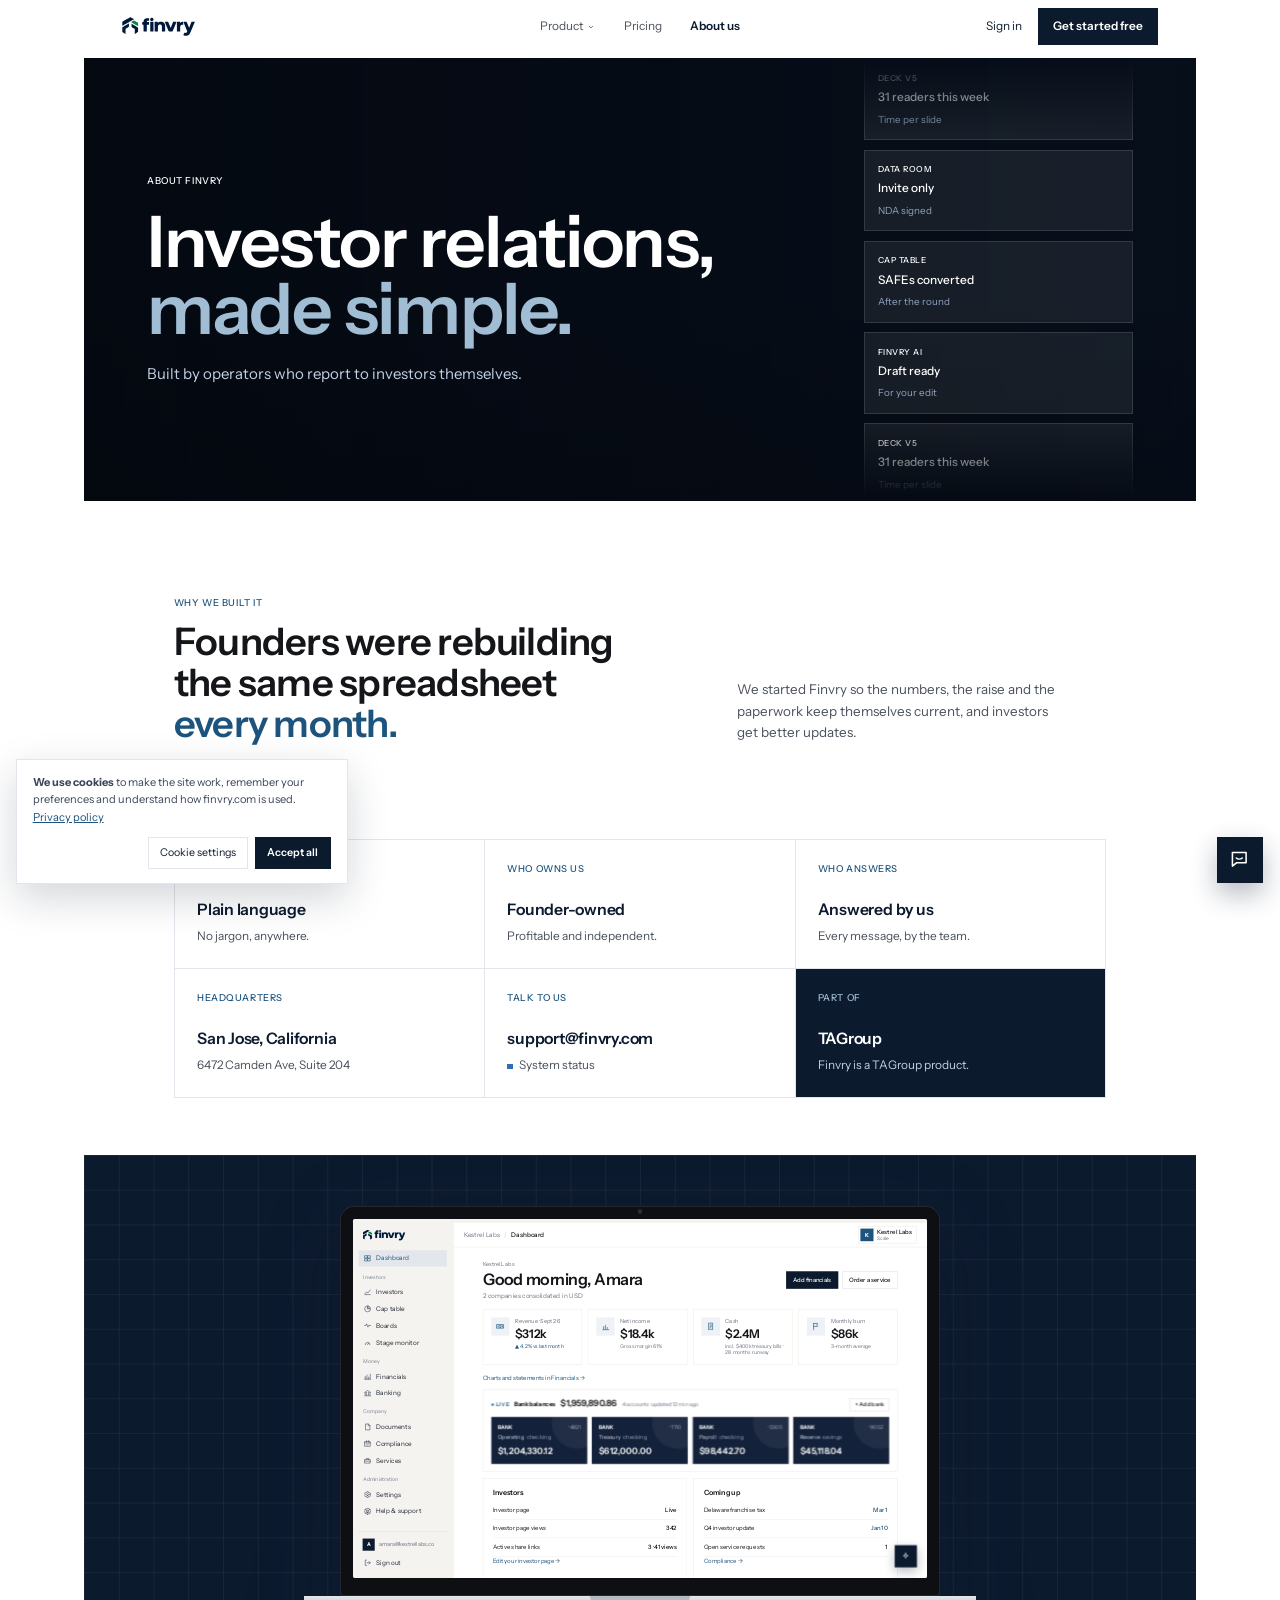
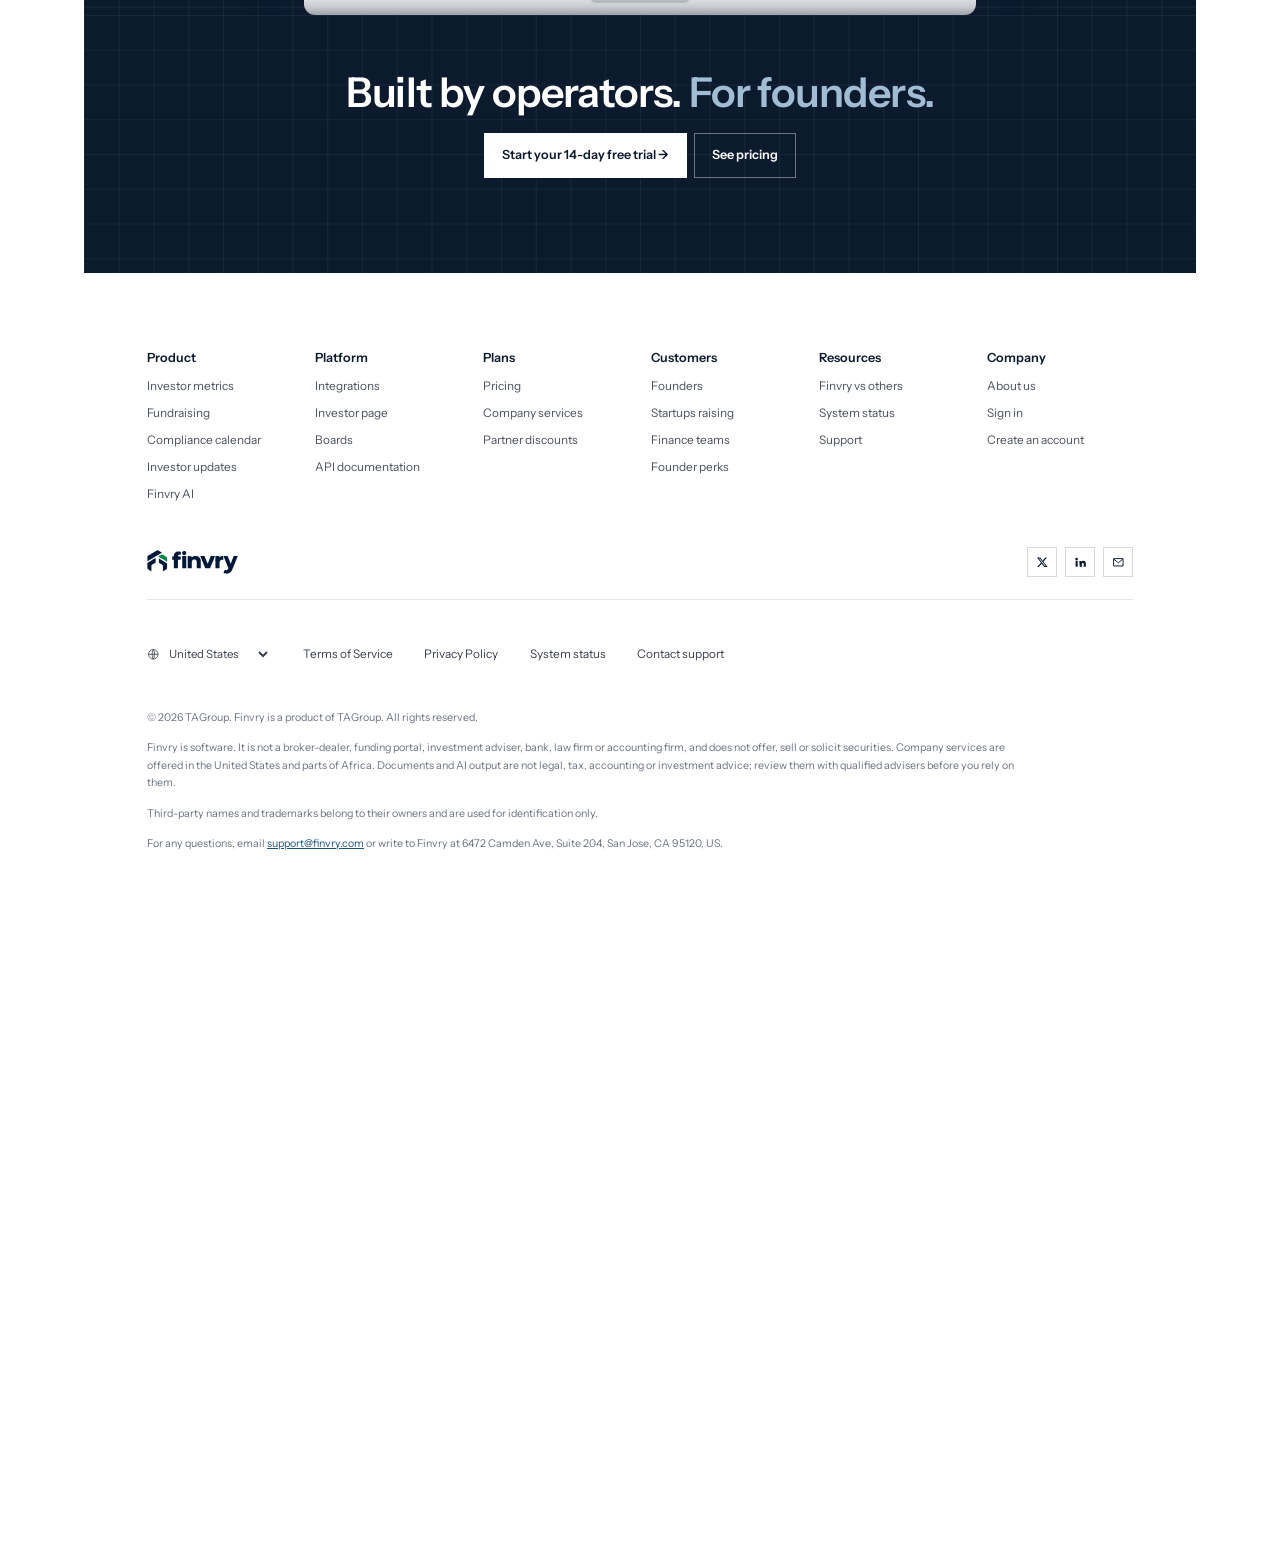
<file: about/index.html>
<!doctype html>
<html lang="en" style="zoom: .79;">
<head>
<meta charset="utf-8"><meta name="viewport" content="width=device-width, initial-scale=1">
<title>About Finvry</title><meta name="description" content="Finvry is the OS for every founder: investor metrics, fundraising, requirements and engagement in one place.">
<meta property="og:title" content="About Finvry"><meta property="og:description" content="Finvry is the OS for every founder: investor metrics, fundraising, requirements and engagement in one place."><meta name="theme-color" content="#0c1a2e">
<script>(function(){var p=location.pathname;if(/\/index\.html$/.test(p))history.replaceState(null,'',p.replace(/index\.html$/,'')+location.search+location.hash)})()</script>
<link rel="canonical" href="https://finvry.com/about/">
<link rel="icon" href="/favicon.svg" type="image/svg+xml">
<link rel="icon" href="/favicon-32.png" sizes="32x32" type="image/png">
<link rel="apple-touch-icon" href="/apple-touch-icon.png">
<meta property="og:image" content="https://finvry.com/og.png">
<link rel="preconnect" href="https://fonts.googleapis.com"><link rel="preconnect" href="https://fonts.gstatic.com" crossorigin>
<link href="https://fonts.googleapis.com/css2?family=Instrument+Sans:wght@400;500;600&display=swap" rel="stylesheet">
<link rel="stylesheet" href="/styles.css?v=8ae72ee6">
<link rel="stylesheet" href="/site.css?v=1bfb2715">
<script src="/site.js?v=b5933740" defer></script>
</head>
<body class="f"><header class="f-hd"><div class="f-w">
  <a class="f-brand" href="/" aria-label="Finvry home"><img src="/finvry-logo.svg" alt="Finvry"></a>
  <nav class="f-nav" aria-label="Main"><div class="f-dd"><button type="button" class="f-ddb" aria-expanded="false" aria-haspopup="true">Product<svg width="10" height="10" viewBox="0 0 24 24" aria-hidden="true"><path d="m6 9 6 6 6-6" fill="none" stroke="currentColor" stroke-width="2.4"/></svg></button><div class="f-ddm"><a href="/founders/"><i><svg viewBox="0 0 24 24" aria-hidden="true"><path d="M12 12a4 4 0 1 0 0-8 4 4 0 0 0 0 8zM4 21c0-4 3.6-6.5 8-6.5s8 2.5 8 6.5" fill="none" stroke="currentColor" stroke-width="1.8" stroke-linecap="round" stroke-linejoin="round"/></svg></i><span><b>Founders</b><em>Updates, deck and paperwork</em></span></a><a href="/startups-raising/"><i><svg viewBox="0 0 24 24" aria-hidden="true"><path d="M4 18l5-6 4 3 7-9M15 6h5v5" fill="none" stroke="currentColor" stroke-width="1.8" stroke-linecap="round" stroke-linejoin="round"/></svg></i><span><b>Startups raising</b><em>Pipeline, data room and SAFEs</em></span></a><a href="/finance-teams/"><i><svg viewBox="0 0 24 24" aria-hidden="true"><path d="M4 19V9M10 19V5M16 19v-7M22 19H2" fill="none" stroke="currentColor" stroke-width="1.8" stroke-linecap="round" stroke-linejoin="round"/></svg></i><span><b>Finance teams</b><em>Books, statements and boards</em></span></a><a href="/compare/"><i><svg viewBox="0 0 24 24" aria-hidden="true"><path d="M7 4v16M17 4v16M3 8l4-4 4 4M13 16l4 4 4-4" fill="none" stroke="currentColor" stroke-width="1.8" stroke-linecap="round" stroke-linejoin="round"/></svg></i><span><b>Finvry vs others</b><em>How Finvry compares</em></span></a></div></div><a href="/pricing/">Pricing</a><a href="/about/" class="on" aria-current="page">About us</a></nav>
  <div class="f-hda"><a class="si" href="https://app.finvry.com/login">Sign in</a><a class="f-btn dk" href="https://app.finvry.com/start">Get started free</a>
  <button type="button" class="f-mb" aria-label="Menu" aria-expanded="false" aria-controls="f-mm"><svg width="18" height="18" viewBox="0 0 24 24" aria-hidden="true"><path d="M4 7h16M4 12h16M4 17h16" fill="none" stroke="currentColor" stroke-width="1.8"/></svg></button></div>
</div><div class="f-mm" id="f-mm" hidden><span class="f-mml">Product</span><a href="/founders/">Founders</a><a href="/startups-raising/">Startups raising</a><a href="/finance-teams/">Finance teams</a><a href="/compare/">Finvry vs others</a><a href="/pricing/">Pricing</a><a href="/about/">About us</a><a href="https://app.finvry.com/login">Sign in</a><a class="f-btn dk" href="https://app.finvry.com/start">Get started free</a></div></header><main>
<section class="f-inset" style="padding-top:6px"><div class="f-box f-navy">
  <video class="f-vid" autoplay muted loop playsinline preload="metadata" aria-hidden="true"><source src="https://pub-f138f42d66b748108ebf7432c7314665.r2.dev/iStock-1702872444.mp4" type="video/mp4"></video><div class="f-scrim"></div>
  <div class="f-hero f-g" style="padding-top:0;padding-bottom:0;align-items:center;min-height:560px">
  <div class="s6 f-herocol" style="padding:110px 0"><p class="f-lab">About Finvry</p><h1 class="f-h1 ab-h1"><span class="l1">Investor relations,</span> <span class="f-emd">made simple.</span></h1><p class="f-sub" style="font-size:19px;max-width:480px">Built by operators who report to investors themselves.</p></div>
  <div class="s6 f-hide-m f-scroll1" aria-hidden="true"><div class="f-down"><div class="f-gl"><span>Deck v5</span><b>31 readers this week</b><em>Time per slide</em></div><div class="f-gl"><span>Data room</span><b>Invite only</b><em>NDA signed</em></div><div class="f-gl"><span>Cap table</span><b>SAFEs converted</b><em>After the round</em></div><div class="f-gl"><span>Finvry AI</span><b>Draft ready</b><em>For your edit</em></div><div class="f-gl"><span>Deck v5</span><b>31 readers this week</b><em>Time per slide</em></div><div class="f-gl"><span>Data room</span><b>Invite only</b><em>NDA signed</em></div><div class="f-gl"><span>Cap table</span><b>SAFEs converted</b><em>After the round</em></div><div class="f-gl"><span>Finvry AI</span><b>Draft ready</b><em>For your edit</em></div></div></div>
</div></div></section>
<section class="f-sec ab-sec"><div class="f-w">
  <div class="ab-lead"><div><p class="f-lab">Why we built it</p><h2>Founders were rebuilding the same spreadsheet <span class="f-em">every month.</span></h2></div>
    <p>We started Finvry so the numbers, the raise and the paperwork keep themselves current, and investors get better updates.</p></div>
</div></section>
<section class="ab2-how"><div class="ab2-grid">
  <div class="ab2-c"><p class="f-lab">How we write</p><b>Plain language</b><span>No jargon, anywhere.</span></div>
  <div class="ab2-c"><p class="f-lab">Who owns us</p><b>Founder-owned</b><span>Profitable and independent.</span></div>
  <div class="ab2-c"><p class="f-lab">Who answers</p><b>Answered by us</b><span>Every message, by the team.</span></div>
  <div class="ab2-c"><p class="f-lab">Headquarters</p><b>San Jose, California</b><span>6472 Camden Ave, Suite 204</span></div>
  <div class="ab2-c"><p class="f-lab">Talk to us</p><a href="mailto:support@finvry.com">support@finvry.com</a><span><a class="st" href="https://app.finvry.com/status"><i class="f-dot" style="background:#2f6fb3"></i>System status</a></span></div>
  <div class="ab2-c dk"><p class="f-lab">Part of</p><b>TAGroup</b><span>Finvry is a TAGroup product.</span></div>
</div></section>
<section class="f-inset ab2-prod"><div class="f-box f-navy"><div class="f-gridbg"></div><div class="ab2-dev"><div class="dv-mac"><div class="dv-lid"><span class="dv-cam"></span><div class="dv-scr" data-w="1440" data-h="900"><div class="dv-in on"><div class="ap" aria-hidden="true"><aside class="ap-side"><img src="/finvry-logo.svg" alt="" class="ap-logo"><nav><span class="ap-nv on"><svg width="20" height="20" viewBox="0 0 24 24" aria-hidden="true"><path d="M4 4h7v7H4zM13 4h7v7h-7zM4 13h7v7H4zM13 13h7v7h-7z" fill="none" stroke="currentColor" stroke-width="1.7" stroke-linecap="round" stroke-linejoin="round"/></svg><span>Dashboard</span></span><p class="ap-grp">Investors</p><span class="ap-nv"><svg width="20" height="20" viewBox="0 0 24 24" aria-hidden="true"><path d="M4 19l5-6 4 3 7-9M4 21h16" fill="none" stroke="currentColor" stroke-width="1.7" stroke-linecap="round" stroke-linejoin="round"/></svg><span>Investors</span></span><span class="ap-nv"><svg width="20" height="20" viewBox="0 0 24 24" aria-hidden="true"><path d="M12 3a9 9 0 1 0 9 9h-9zM14 3.3A9 9 0 0 1 20.7 10H14z" fill="none" stroke="currentColor" stroke-width="1.7" stroke-linecap="round" stroke-linejoin="round"/></svg><span>Cap table</span></span><span class="ap-nv"><svg width="20" height="20" viewBox="0 0 24 24" aria-hidden="true"><path d="M3 12h4l2-5 4 10 2-5h6" fill="none" stroke="currentColor" stroke-width="1.7" stroke-linecap="round" stroke-linejoin="round"/></svg><span>Boards</span></span><span class="ap-nv"><svg width="20" height="20" viewBox="0 0 24 24" aria-hidden="true"><path d="M5 18a7 7 0 1 1 14 0M12 18l3-5" fill="none" stroke="currentColor" stroke-width="1.7" stroke-linecap="round" stroke-linejoin="round"/></svg><span>Stage monitor</span></span><p class="ap-grp">Money</p><span class="ap-nv"><svg width="20" height="20" viewBox="0 0 24 24" aria-hidden="true"><path d="M5 20V12M10 20V8M15 20v-6M20 20V5M3 20h18" fill="none" stroke="currentColor" stroke-width="1.7" stroke-linecap="round" stroke-linejoin="round"/></svg><span>Financials</span></span><span class="ap-nv"><svg width="20" height="20" viewBox="0 0 24 24" aria-hidden="true"><path d="M3 10l9-6 9 6M5 10v8M9 10v8M15 10v8M19 10v8M3 20h18" fill="none" stroke="currentColor" stroke-width="1.7" stroke-linecap="round" stroke-linejoin="round"/></svg><span>Banking</span></span><p class="ap-grp">Company</p><span class="ap-nv"><svg width="20" height="20" viewBox="0 0 24 24" aria-hidden="true"><path d="M7 3h7l5 5v13H7zM14 3v5h5" fill="none" stroke="currentColor" stroke-width="1.7" stroke-linecap="round" stroke-linejoin="round"/></svg><span>Documents</span></span><span class="ap-nv"><svg width="20" height="20" viewBox="0 0 24 24" aria-hidden="true"><path d="M4 6h16v14H4zM4 10h16M9 3v4M15 3v4M9 15l2 2 4-4" fill="none" stroke="currentColor" stroke-width="1.7" stroke-linecap="round" stroke-linejoin="round"/></svg><span>Compliance</span></span><span class="ap-nv"><svg width="20" height="20" viewBox="0 0 24 24" aria-hidden="true"><path d="M4 8h16v11H4zM9 8V5h6v3M4 13h16" fill="none" stroke="currentColor" stroke-width="1.7" stroke-linecap="round" stroke-linejoin="round"/></svg><span>Services</span></span><p class="ap-grp">Administration</p><span class="ap-nv"><svg width="20" height="20" viewBox="0 0 24 24" aria-hidden="true"><path d="M12 15a3 3 0 1 0 0-6 3 3 0 0 0 0 6zM19 12a7 7 0 0 0-.1-1.2l2-1.5-2-3.4-2.3.9a7 7 0 0 0-2.1-1.2L14 3h-4l-.5 2.6a7 7 0 0 0-2.1 1.2l-2.3-.9-2 3.4 2 1.5A7 7 0 0 0 5 12c0 .4 0 .8.1 1.2l-2 1.5 2 3.4 2.3-.9a7 7 0 0 0 2.1 1.2L10 21h4l.5-2.6a7 7 0 0 0 2.1-1.2l2.3.9 2-3.4-2-1.5c.1-.4.1-.8.1-1.2z" fill="none" stroke="currentColor" stroke-width="1.7" stroke-linecap="round" stroke-linejoin="round"/></svg><span>Settings</span></span><span class="ap-nv"><svg width="20" height="20" viewBox="0 0 24 24" aria-hidden="true"><path d="M12 21a9 9 0 1 0 0-18 9 9 0 0 0 0 18zM12 15.5a3.5 3.5 0 1 0 0-7 3.5 3.5 0 0 0 0 7zM6 6l3.5 3.5M14.5 14.5 18 18M18 6l-3.5 3.5M9.5 14.5 6 18" fill="none" stroke="currentColor" stroke-width="1.7" stroke-linecap="round" stroke-linejoin="round"/></svg><span>Help & support</span></span></nav><div class="ap-foot"><span class="ap-me"><b>A</b><span>amara@kestrellabs.co</span></span><span class="ap-nv"><svg width="20" height="20" viewBox="0 0 24 24" aria-hidden="true"><path d="M9 4H5v16h4M16 8l4 4-4 4M20 12H10" fill="none" stroke="currentColor" stroke-width="1.7" stroke-linecap="round" stroke-linejoin="round"/></svg><span>Sign out</span></span></div></aside>
<div class="ap-main"><div class="ap-top"><span class="ap-crumb"><span>Kestrel Labs</span><i>/</i><b>Dashboard</b></span><span class="ap-org"><b>K</b><span><strong>Kestrel Labs</strong><em>Scale</em></span></span></div>
<div class="ap-body"><p class="ap-k">Kestrel Labs</p><div class="ap-hrow"><h1>Good morning, Amara</h1><span class="ap-btns"><span class="ap-b dk">Add financials</span><span class="ap-b">Order a service</span></span></div>
<p class="ap-sub">2 companies consolidated in USD</p>
<div class="ap-kpis"><div class="ap-kpi "><span class="ap-ki"><svg width="22" height="22" viewBox="0 0 24 24" aria-hidden="true"><path d="M3 7h18v10H3zM12 15a3 3 0 1 0 0-6 3 3 0 0 0 0 6zM6 10v4M18 10v4" fill="none" stroke="currentColor" stroke-width="1.7" stroke-linecap="round" stroke-linejoin="round"/></svg></span><span><em>Revenue · Sept 26</em><b class="">$312k</b><small><span class="up">▲ 4.2% vs last month</span></small></span></div><div class="ap-kpi "><span class="ap-ki"><svg width="22" height="22" viewBox="0 0 24 24" aria-hidden="true"><path d="M6 19V13M11 19V9M16 19v-4M4 21h16" fill="none" stroke="currentColor" stroke-width="1.7" stroke-linecap="round" stroke-linejoin="round"/></svg></span><span><em>Net income</em><b class="">$18.4k</b><small>Gross margin 61%</small></span></div><div class="ap-kpi "><span class="ap-ki"><svg width="22" height="22" viewBox="0 0 24 24" aria-hidden="true"><path d="M7 3h10v18l-2-1.5L13 21l-1-1-1 1-2-1.5L7 21zM10 8h4M10 12h4M10 16h2" fill="none" stroke="currentColor" stroke-width="1.7" stroke-linecap="round" stroke-linejoin="round"/></svg></span><span><em>Cash</em><b class="">$2.4M</b><small>incl. $400k treasury bills · 28 months runway</small></span></div><div class="ap-kpi "><span class="ap-ki"><svg width="22" height="22" viewBox="0 0 24 24" aria-hidden="true"><path d="M6 21V4M6 4h11l-2 4 2 4H6" fill="none" stroke="currentColor" stroke-width="1.7" stroke-linecap="round" stroke-linejoin="round"/></svg></span><span><em>Monthly burn</em><b class="">$86k</b><small>3-month average</small></span></div></div>
<p class="ap-lnk">Charts and statements in Financials →</p>
<div class="ap-card ap-banks"><div class="ap-bh"><span class="ap-live">LIVE</span><b>Bank balances</b><strong>$1,959,890.86</strong><em>4 accounts · updated 12 min ago</em><span class="ap-b sm">+ Add bank</span></div><div class="ap-accts"><div class="ap-acct"><span><b>BANK</b><em>·· 4821</em></span><span class="nm">Operating <i>checking</i></span><strong>$1,204,330.12</strong></div><div class="ap-acct"><span><b>BANK</b><em>·· 7710</em></span><span class="nm">Treasury <i>checking</i></span><strong>$612,000.00</strong></div><div class="ap-acct"><span><b>BANK</b><em>·· 3305</em></span><span class="nm">Payroll <i>checking</i></span><strong>$98,442.70</strong></div><div class="ap-acct"><span><b>BANK</b><em>·· 9052</em></span><span class="nm">Reserve <i>savings</i></span><strong>$45,118.04</strong></div></div></div>
<div class="ap-g2"><div class="ap-card"><h3>Investors</h3><div class="ap-rows"><span>Investor page<b>Live</b></span><span>Investor page views<b>342</b></span><span>Active share links<b>3 · 41 views</b></span></div><p class="ap-lnk">Edit your investor page →</p></div>
<div class="ap-card"><h3>Coming up</h3><div class="ap-rows"><span>Delaware franchise tax<b class="bl">Mar 1</b></span><span>Q4 investor update<b class="bl">Jan 10</b></span><span>Open service requests<b>1</b></span></div><p class="ap-lnk">Compliance →</p></div></div></div></div><span class="ap-ai"><svg width="22" height="22" viewBox="0 0 24 24" aria-hidden="true"><path d="M12 3l1.8 4.7L18.5 9.5l-4.7 1.8L12 16l-1.8-4.7L5.5 9.5l4.7-1.8z" fill="none" stroke="currentColor" stroke-width="1.7" stroke-linecap="round" stroke-linejoin="round"/></svg></span></div></div><div class="dv-in"><div class="ap" aria-hidden="true"><aside class="ap-side"><img src="/finvry-logo.svg" alt="" class="ap-logo"><nav><span class="ap-nv"><svg width="20" height="20" viewBox="0 0 24 24" aria-hidden="true"><path d="M4 4h7v7H4zM13 4h7v7h-7zM4 13h7v7H4zM13 13h7v7h-7z" fill="none" stroke="currentColor" stroke-width="1.7" stroke-linecap="round" stroke-linejoin="round"/></svg><span>Dashboard</span></span><p class="ap-grp">Investors</p><span class="ap-nv"><svg width="20" height="20" viewBox="0 0 24 24" aria-hidden="true"><path d="M4 19l5-6 4 3 7-9M4 21h16" fill="none" stroke="currentColor" stroke-width="1.7" stroke-linecap="round" stroke-linejoin="round"/></svg><span>Investors</span></span><span class="ap-nv on"><svg width="20" height="20" viewBox="0 0 24 24" aria-hidden="true"><path d="M12 3a9 9 0 1 0 9 9h-9zM14 3.3A9 9 0 0 1 20.7 10H14z" fill="none" stroke="currentColor" stroke-width="1.7" stroke-linecap="round" stroke-linejoin="round"/></svg><span>Cap table</span></span><span class="ap-nv"><svg width="20" height="20" viewBox="0 0 24 24" aria-hidden="true"><path d="M3 12h4l2-5 4 10 2-5h6" fill="none" stroke="currentColor" stroke-width="1.7" stroke-linecap="round" stroke-linejoin="round"/></svg><span>Boards</span></span><span class="ap-nv"><svg width="20" height="20" viewBox="0 0 24 24" aria-hidden="true"><path d="M5 18a7 7 0 1 1 14 0M12 18l3-5" fill="none" stroke="currentColor" stroke-width="1.7" stroke-linecap="round" stroke-linejoin="round"/></svg><span>Stage monitor</span></span><p class="ap-grp">Money</p><span class="ap-nv"><svg width="20" height="20" viewBox="0 0 24 24" aria-hidden="true"><path d="M5 20V12M10 20V8M15 20v-6M20 20V5M3 20h18" fill="none" stroke="currentColor" stroke-width="1.7" stroke-linecap="round" stroke-linejoin="round"/></svg><span>Financials</span></span><span class="ap-nv"><svg width="20" height="20" viewBox="0 0 24 24" aria-hidden="true"><path d="M3 10l9-6 9 6M5 10v8M9 10v8M15 10v8M19 10v8M3 20h18" fill="none" stroke="currentColor" stroke-width="1.7" stroke-linecap="round" stroke-linejoin="round"/></svg><span>Banking</span></span><p class="ap-grp">Company</p><span class="ap-nv"><svg width="20" height="20" viewBox="0 0 24 24" aria-hidden="true"><path d="M7 3h7l5 5v13H7zM14 3v5h5" fill="none" stroke="currentColor" stroke-width="1.7" stroke-linecap="round" stroke-linejoin="round"/></svg><span>Documents</span></span><span class="ap-nv"><svg width="20" height="20" viewBox="0 0 24 24" aria-hidden="true"><path d="M4 6h16v14H4zM4 10h16M9 3v4M15 3v4M9 15l2 2 4-4" fill="none" stroke="currentColor" stroke-width="1.7" stroke-linecap="round" stroke-linejoin="round"/></svg><span>Compliance</span></span><span class="ap-nv"><svg width="20" height="20" viewBox="0 0 24 24" aria-hidden="true"><path d="M4 8h16v11H4zM9 8V5h6v3M4 13h16" fill="none" stroke="currentColor" stroke-width="1.7" stroke-linecap="round" stroke-linejoin="round"/></svg><span>Services</span></span><p class="ap-grp">Administration</p><span class="ap-nv"><svg width="20" height="20" viewBox="0 0 24 24" aria-hidden="true"><path d="M12 15a3 3 0 1 0 0-6 3 3 0 0 0 0 6zM19 12a7 7 0 0 0-.1-1.2l2-1.5-2-3.4-2.3.9a7 7 0 0 0-2.1-1.2L14 3h-4l-.5 2.6a7 7 0 0 0-2.1 1.2l-2.3-.9-2 3.4 2 1.5A7 7 0 0 0 5 12c0 .4 0 .8.1 1.2l-2 1.5 2 3.4 2.3-.9a7 7 0 0 0 2.1 1.2L10 21h4l.5-2.6a7 7 0 0 0 2.1-1.2l2.3.9 2-3.4-2-1.5c.1-.4.1-.8.1-1.2z" fill="none" stroke="currentColor" stroke-width="1.7" stroke-linecap="round" stroke-linejoin="round"/></svg><span>Settings</span></span><span class="ap-nv"><svg width="20" height="20" viewBox="0 0 24 24" aria-hidden="true"><path d="M12 21a9 9 0 1 0 0-18 9 9 0 0 0 0 18zM12 15.5a3.5 3.5 0 1 0 0-7 3.5 3.5 0 0 0 0 7zM6 6l3.5 3.5M14.5 14.5 18 18M18 6l-3.5 3.5M9.5 14.5 6 18" fill="none" stroke="currentColor" stroke-width="1.7" stroke-linecap="round" stroke-linejoin="round"/></svg><span>Help & support</span></span></nav><div class="ap-foot"><span class="ap-me"><b>A</b><span>amara@kestrellabs.co</span></span><span class="ap-nv"><svg width="20" height="20" viewBox="0 0 24 24" aria-hidden="true"><path d="M9 4H5v16h4M16 8l4 4-4 4M20 12H10" fill="none" stroke="currentColor" stroke-width="1.7" stroke-linecap="round" stroke-linejoin="round"/></svg><span>Sign out</span></span></div></aside>
<div class="ap-main"><div class="ap-top"><span class="ap-crumb"><span>Investors</span><i>/</i><b>Cap table</b></span><span class="ap-org"><b>K</b><span><strong>Kestrel Labs</strong><em>Scale</em></span></span></div>
<div class="ap-body"><div class="ap-tabs"><span>Investor updates</span><span>Investor page</span><span>Forecast</span><span class=on>Cap table</span></div>
<div class="ap-hrow"><span><h1>Cap table</h1><p class="ap-sub">Shares, options, SAFEs and notes for Kestrel Labs.</p></span><span class="ap-btns"><span class="ap-b">Share</span><span class="ap-b">Actions ⌄</span><span class="ap-b dk">Issue shares</span></span></div>
<div class="ap-tabs sm"><span class=on>Overview</span><span>Shareholders</span><span>Options</span><span>SAFEs & notes</span><span>Rights & positions</span><span>Signing</span><span>Model a round</span><span>Valuation</span><span>Exit</span></div>
<div class="ap-kpis"><div class="ap-kpi "><span><em>Fully diluted shares</em><b class="">10,000,000</b><small>Issued, options and the open pool</small></span></div><div class="ap-kpi "><span><em>Shares issued</em><b class="">9,000,000</b><small>12 holders · 1 class</small></span></div><div class="ap-kpi "><span><em>Option pool left</em><b class="">420,000</b><small>1,000,000 reserved · 580,000 granted</small></span></div><div class="ap-kpi "><span><em>SAFEs and notes</em><b class="">$1.9M</b><small>8 outstanding · convert next round</small></span></div></div>
<div class="ap-g2 w"><div class="ap-card"><div class="ap-hrow"><h3>Ownership today</h3><em class="ap-mute">Fully diluted</em></div><div class="ap-dn"><span class="ap-donut" style="width:170px;height:170px"><svg viewBox="0 0 170 170"><circle cx="85" cy="85" r="62" fill="none" stroke="#0c1a2e" stroke-width="22" stroke-dasharray="264.90 389.56" stroke-dashoffset="0.00" transform="rotate(-90 85 85)"/><circle cx="85" cy="85" r="62" fill="none" stroke="#9db8d6" stroke-width="22" stroke-dasharray="85.70 389.56" stroke-dashoffset="-264.90" transform="rotate(-90 85 85)"/><circle cx="85" cy="85" r="62" fill="none" stroke="#4a6f97" stroke-width="22" stroke-dasharray="23.37 389.56" stroke-dashoffset="-350.60" transform="rotate(-90 85 85)"/><circle cx="85" cy="85" r="62" fill="none" stroke="#2c4e78" stroke-width="22" stroke-dasharray="15.58 389.56" stroke-dashoffset="-373.98" transform="rotate(-90 85 85)"/></svg><span><b>68%</b><em>founders</em></span></span><div class="ap-leg"><span><i style="background:#0c1a2e"></i>Founders<b>68% · 6.8M</b></span><span><i style="background:#9db8d6"></i>Investors<b>22% · 2.2M</b></span><span><i style="background:#4a6f97"></i>Options<b>6% · 580k</b></span><span><i style="background:#2c4e78"></i>Open pool<b>4% · 420k</b></span></div></div></div>
<div class="ap-card"><div class="ap-hrow"><h3>Once the SAFEs convert</h3><em class="ap-mute">At their caps</em></div><div class="ap-dn"><span class="ap-donut" style="width:170px;height:170px"><svg viewBox="0 0 170 170"><circle cx="85" cy="85" r="62" fill="none" stroke="#0c1a2e" stroke-width="22" stroke-dasharray="227.50 389.56" stroke-dashoffset="0.00" transform="rotate(-90 85 85)"/><circle cx="85" cy="85" r="62" fill="none" stroke="#9db8d6" stroke-width="22" stroke-dasharray="144.53 389.56" stroke-dashoffset="-227.50" transform="rotate(-90 85 85)"/><circle cx="85" cy="85" r="62" fill="none" stroke="#dedede" stroke-width="22" stroke-dasharray="17.53 389.56" stroke-dashoffset="-372.03" transform="rotate(-90 85 85)"/></svg><span><b>58.4%</b><em>founders</em></span></span><div class="ap-leg"><span><i style="background:#0c1a2e"></i>Founders<b>58.4%</b></span><span><i style="background:#9db8d6"></i>Investors<b>37.1%</b></span><span><i style="background:#dedede"></i>Others<b>4.5%</b></span></div></div><div class="ap-note sm">After conversion founders keep control. <span class="bl">See rights &amp; positions →</span></div></div></div>
<div class="ap-card ap-tbl"><div class="ap-hrow"><h3>Holders</h3><em class="ap-mute">Bars show each holder's share, fully diluted</em></div><div class="ap-tr th"><span>Holder</span><span>Common</span><span>Options</span><span>Share</span><span>% FD</span></div><div class="ap-tr"><span><b>Amara Okafor</b><em>Founder</em></span><span>4,200,000</span><span>—</span><span class="bar"><i style="width:80%"></i></span><span><b>42.00%</b></span></div><div class="ap-tr"><span><b>Daniel Reyes</b><em>Founder</em></span><span>2,600,000</span><span>—</span><span class="bar"><i style="width:49%"></i></span><span><b>26.00%</b></span></div><div class="ap-tr"><span><b>Harbor Lane Capital</b><em>Investor</em></span><span>1,500,000</span><span>—</span><span class="bar"><i style="width:28%"></i></span><span><b>15.00%</b></span></div><div class="ap-tr"><span><b>Meridian Seed Fund</b><em>Investor</em></span><span>700,000</span><span>—</span><span class="bar"><i style="width:13%"></i></span><span><b>7.00%</b></span></div></div></div></div><span class="ap-ai"><svg width="22" height="22" viewBox="0 0 24 24" aria-hidden="true"><path d="M12 3l1.8 4.7L18.5 9.5l-4.7 1.8L12 16l-1.8-4.7L5.5 9.5l4.7-1.8z" fill="none" stroke="currentColor" stroke-width="1.7" stroke-linecap="round" stroke-linejoin="round"/></svg></span></div></div><div class="dv-in"><div class="ap" aria-hidden="true"><aside class="ap-side"><img src="/finvry-logo.svg" alt="" class="ap-logo"><nav><span class="ap-nv"><svg width="20" height="20" viewBox="0 0 24 24" aria-hidden="true"><path d="M4 4h7v7H4zM13 4h7v7h-7zM4 13h7v7H4zM13 13h7v7h-7z" fill="none" stroke="currentColor" stroke-width="1.7" stroke-linecap="round" stroke-linejoin="round"/></svg><span>Dashboard</span></span><p class="ap-grp">Investors</p><span class="ap-nv"><svg width="20" height="20" viewBox="0 0 24 24" aria-hidden="true"><path d="M4 19l5-6 4 3 7-9M4 21h16" fill="none" stroke="currentColor" stroke-width="1.7" stroke-linecap="round" stroke-linejoin="round"/></svg><span>Investors</span></span><span class="ap-nv"><svg width="20" height="20" viewBox="0 0 24 24" aria-hidden="true"><path d="M12 3a9 9 0 1 0 9 9h-9zM14 3.3A9 9 0 0 1 20.7 10H14z" fill="none" stroke="currentColor" stroke-width="1.7" stroke-linecap="round" stroke-linejoin="round"/></svg><span>Cap table</span></span><span class="ap-nv"><svg width="20" height="20" viewBox="0 0 24 24" aria-hidden="true"><path d="M3 12h4l2-5 4 10 2-5h6" fill="none" stroke="currentColor" stroke-width="1.7" stroke-linecap="round" stroke-linejoin="round"/></svg><span>Boards</span></span><span class="ap-nv"><svg width="20" height="20" viewBox="0 0 24 24" aria-hidden="true"><path d="M5 18a7 7 0 1 1 14 0M12 18l3-5" fill="none" stroke="currentColor" stroke-width="1.7" stroke-linecap="round" stroke-linejoin="round"/></svg><span>Stage monitor</span></span><p class="ap-grp">Money</p><span class="ap-nv on"><svg width="20" height="20" viewBox="0 0 24 24" aria-hidden="true"><path d="M5 20V12M10 20V8M15 20v-6M20 20V5M3 20h18" fill="none" stroke="currentColor" stroke-width="1.7" stroke-linecap="round" stroke-linejoin="round"/></svg><span>Financials</span></span><span class="ap-nv"><svg width="20" height="20" viewBox="0 0 24 24" aria-hidden="true"><path d="M3 10l9-6 9 6M5 10v8M9 10v8M15 10v8M19 10v8M3 20h18" fill="none" stroke="currentColor" stroke-width="1.7" stroke-linecap="round" stroke-linejoin="round"/></svg><span>Banking</span></span><p class="ap-grp">Company</p><span class="ap-nv"><svg width="20" height="20" viewBox="0 0 24 24" aria-hidden="true"><path d="M7 3h7l5 5v13H7zM14 3v5h5" fill="none" stroke="currentColor" stroke-width="1.7" stroke-linecap="round" stroke-linejoin="round"/></svg><span>Documents</span></span><span class="ap-nv"><svg width="20" height="20" viewBox="0 0 24 24" aria-hidden="true"><path d="M4 6h16v14H4zM4 10h16M9 3v4M15 3v4M9 15l2 2 4-4" fill="none" stroke="currentColor" stroke-width="1.7" stroke-linecap="round" stroke-linejoin="round"/></svg><span>Compliance</span></span><span class="ap-nv"><svg width="20" height="20" viewBox="0 0 24 24" aria-hidden="true"><path d="M4 8h16v11H4zM9 8V5h6v3M4 13h16" fill="none" stroke="currentColor" stroke-width="1.7" stroke-linecap="round" stroke-linejoin="round"/></svg><span>Services</span></span><p class="ap-grp">Administration</p><span class="ap-nv"><svg width="20" height="20" viewBox="0 0 24 24" aria-hidden="true"><path d="M12 15a3 3 0 1 0 0-6 3 3 0 0 0 0 6zM19 12a7 7 0 0 0-.1-1.2l2-1.5-2-3.4-2.3.9a7 7 0 0 0-2.1-1.2L14 3h-4l-.5 2.6a7 7 0 0 0-2.1 1.2l-2.3-.9-2 3.4 2 1.5A7 7 0 0 0 5 12c0 .4 0 .8.1 1.2l-2 1.5 2 3.4 2.3-.9a7 7 0 0 0 2.1 1.2L10 21h4l.5-2.6a7 7 0 0 0 2.1-1.2l2.3.9 2-3.4-2-1.5c.1-.4.1-.8.1-1.2z" fill="none" stroke="currentColor" stroke-width="1.7" stroke-linecap="round" stroke-linejoin="round"/></svg><span>Settings</span></span><span class="ap-nv"><svg width="20" height="20" viewBox="0 0 24 24" aria-hidden="true"><path d="M12 21a9 9 0 1 0 0-18 9 9 0 0 0 0 18zM12 15.5a3.5 3.5 0 1 0 0-7 3.5 3.5 0 0 0 0 7zM6 6l3.5 3.5M14.5 14.5 18 18M18 6l-3.5 3.5M9.5 14.5 6 18" fill="none" stroke="currentColor" stroke-width="1.7" stroke-linecap="round" stroke-linejoin="round"/></svg><span>Help & support</span></span></nav><div class="ap-foot"><span class="ap-me"><b>A</b><span>amara@kestrellabs.co</span></span><span class="ap-nv"><svg width="20" height="20" viewBox="0 0 24 24" aria-hidden="true"><path d="M9 4H5v16h4M16 8l4 4-4 4M20 12H10" fill="none" stroke="currentColor" stroke-width="1.7" stroke-linecap="round" stroke-linejoin="round"/></svg><span>Sign out</span></span></div></aside>
<div class="ap-main"><div class="ap-top"><span class="ap-crumb"><span>Money</span><i>/</i><b>Financials</b></span><span class="ap-org"><b>K</b><span><strong>Kestrel Labs</strong><em>Scale</em></span></span></div>
<div class="ap-body"><div class="ap-hrow"><h1>Kestrel Labs Inc <span class="ap-dd"><svg width="22" height="22" viewBox="0 0 24 24" aria-hidden="true"><path d="M6 9l6 6 6-6" fill="none" stroke="currentColor" stroke-width="1.7" stroke-linecap="round" stroke-linejoin="round"/></svg></span></h1></div><p class="ap-sub">Parent company · USD</p>
<div class="ap-tabs"><span class=on>Overview</span><span>Statements</span><span>Sharing</span><span>Revenue retention</span><span>Customers</span><span>Forecast</span><span>What to do next</span><span>Reports</span></div>
<div class="ap-seg"><span class="on">Monthly</span><span>Quarterly</span><span>Yearly</span><span>Custom</span></div><span class="ap-b dk" style="margin-left:12px">Add figures</span>
<div class="ap-card ap-sheet"><span><b>Linked sheets</b><em>Kept in sync automatically.</em></span><span class="row"><span><b>Kestrel Financials</b><em>Tab P&amp;L · USD · 48 rows · synced 2 min ago</em></span><span class="ap-lk">Sync now · Edit</span></span></div>
<div class="ap-kpis"><div class="ap-kpi "><span class="ap-ki"><svg width="22" height="22" viewBox="0 0 24 24" aria-hidden="true"><path d="M3 7h18v10H3zM12 15a3 3 0 1 0 0-6 3 3 0 0 0 0 6zM6 10v4M18 10v4" fill="none" stroke="currentColor" stroke-width="1.7" stroke-linecap="round" stroke-linejoin="round"/></svg></span><span><em>Revenue · Sept 26</em><b class="">$312k</b><small><span class="up">▲ 4.2% vs previous</span></small></span></div><div class="ap-kpi "><span class="ap-ki"><svg width="22" height="22" viewBox="0 0 24 24" aria-hidden="true"><path d="M6 19V13M11 19V9M16 19v-4M4 21h16" fill="none" stroke="currentColor" stroke-width="1.7" stroke-linecap="round" stroke-linejoin="round"/></svg></span><span><em>Net income</em><b class="">$18.4k</b><small>EBITDA $26.1k</small></span></div><div class="ap-kpi "><span class="ap-ki"><svg width="22" height="22" viewBox="0 0 24 24" aria-hidden="true"><path d="M7 3h10v18l-2-1.5L13 21l-1-1-1 1-2-1.5L7 21zM10 8h4M10 12h4M10 16h2" fill="none" stroke="currentColor" stroke-width="1.7" stroke-linecap="round" stroke-linejoin="round"/></svg></span><span><em>Cash</em><b class="">$2.4M</b><small>Cash-flow positive</small></span></div><div class="ap-kpi "><span class="ap-ki"><svg width="22" height="22" viewBox="0 0 24 24" aria-hidden="true"><path d="M6 19V13M11 19V9M16 19v-4M4 21h16" fill="none" stroke="currentColor" stroke-width="1.7" stroke-linecap="round" stroke-linejoin="round"/></svg></span><span><em>Gross margin</em><b class="">61%</b><small>Burn $86k / month (3-month average)</small></span></div></div>
<div class="ap-g3"><div class="ap-card ap-ch"><h3>Revenue</h3><svg viewBox="0 0 520 190" preserveAspectRatio="none" class="ap-svg"><defs><linearGradient id="g19979" x1="0" x2="0" y1="0" y2="1"><stop offset="0" stop-color="#2f6fb3" stop-opacity=".22"/><stop offset="1" stop-color="#2f6fb3" stop-opacity="0"/></linearGradient></defs>
<polygon points="0,190 0.0,180.8 26.0,173.6 52.0,182.0 78.0,162.8 104.0,151.9 130.0,157.9 156.0,139.9 182.0,125.5 208.0,131.5 234.0,111.0 260.0,102.6 286.0,94.2 312.0,97.8 338.0,80.9 364.0,71.3 390.0,74.9 416.0,55.7 442.0,47.3 468.0,50.9 494.0,37.6 520.0,22.0 520,190" fill="url(#g19979)"/><polyline points="0.0,180.8 26.0,173.6 52.0,182.0 78.0,162.8 104.0,151.9 130.0,157.9 156.0,139.9 182.0,125.5 208.0,131.5 234.0,111.0 260.0,102.6 286.0,94.2 312.0,97.8 338.0,80.9 364.0,71.3 390.0,74.9 416.0,55.7 442.0,47.3 468.0,50.9 494.0,37.6 520.0,22.0" fill="none" stroke="#2f6fb3" stroke-width="2.4" stroke-linejoin="round"/></svg><span class="ap-ax"><span>Jan 25</span><span>Sept 26</span></span><span class="ap-cf"><span>21 periods</span><b>$312k</b></span></div>
<div class="ap-card ap-ch"><h3>Profit and loss <em>13 up, 8 down</em></h3><svg viewBox="0 0 520 190" preserveAspectRatio="none" class="ap-svg"><rect x="5.0" y="117.8" width="14.9" height="51.5" fill="#c0504d"/><rect x="29.7" y="117.8" width="14.9" height="40.5" fill="#c0504d"/><rect x="54.5" y="117.8" width="14.9" height="58.8" fill="#c0504d"/><rect x="79.2" y="117.8" width="14.9" height="29.4" fill="#c0504d"/><rect x="104.0" y="117.8" width="14.9" height="18.4" fill="#c0504d"/><rect x="128.8" y="117.8" width="14.9" height="33.1" fill="#c0504d"/><rect x="153.5" y="99.8" width="14.9" height="18.0" fill="#273449"/><rect x="178.3" y="117.8" width="14.9" height="7.4" fill="#c0504d"/><rect x="203.0" y="81.9" width="14.9" height="35.9" fill="#273449"/><rect x="227.8" y="93.8" width="14.9" height="24.0" fill="#273449"/><rect x="252.6" y="117.8" width="14.9" height="11.0" fill="#c0504d"/><rect x="277.3" y="69.9" width="14.9" height="47.9" fill="#273449"/><rect x="302.1" y="51.9" width="14.9" height="65.9" fill="#273449"/><rect x="326.9" y="75.9" width="14.9" height="41.9" fill="#273449"/><rect x="351.6" y="45.9" width="14.9" height="71.9" fill="#273449"/><rect x="376.4" y="117.8" width="14.9" height="14.7" fill="#c0504d"/><rect x="401.1" y="63.9" width="14.9" height="53.9" fill="#273449"/><rect x="425.9" y="34.0" width="14.9" height="83.8" fill="#273449"/><rect x="450.7" y="39.9" width="14.9" height="77.9" fill="#273449"/><rect x="475.4" y="22.0" width="14.9" height="95.8" fill="#273449"/><rect x="500.2" y="10.0" width="14.9" height="107.8" fill="#273449"/><line x1="0" x2="520" y1="117.8" y2="117.8" stroke="#c9ced8" stroke-dasharray="4 4"/></svg><span class="ap-ax"><span>Jan 25</span><span>Sept 26</span></span><span class="ap-cf"><span>Net income after all costs</span><b>$18.4k</b></span></div>
<div class="ap-card ap-ch"><h3>Cash</h3><svg viewBox="0 0 520 190" preserveAspectRatio="none" class="ap-svg"><defs><linearGradient id="g93846" x1="0" x2="0" y1="0" y2="1"><stop offset="0" stop-color="#2f6fb3" stop-opacity=".22"/><stop offset="1" stop-color="#2f6fb3" stop-opacity="0"/></linearGradient></defs>
<polygon points="0,190 0.0,172.6 26.0,176.4 52.0,182.0 78.0,116.1 104.0,123.6 130.0,129.3 156.0,134.9 182.0,138.7 208.0,40.8 234.0,46.5 260.0,50.2 286.0,52.1 312.0,55.9 338.0,50.2 364.0,44.6 390.0,40.8 416.0,35.2 442.0,31.4 468.0,27.6 494.0,23.9 520.0,22.0 520,190" fill="url(#g93846)"/><polyline points="0.0,172.6 26.0,176.4 52.0,182.0 78.0,116.1 104.0,123.6 130.0,129.3 156.0,134.9 182.0,138.7 208.0,40.8 234.0,46.5 260.0,50.2 286.0,52.1 312.0,55.9 338.0,50.2 364.0,44.6 390.0,40.8 416.0,35.2 442.0,31.4 468.0,27.6 494.0,23.9 520.0,22.0" fill="none" stroke="#2f6fb3" stroke-width="2.4" stroke-linejoin="round"/></svg><span class="ap-ax"><span>Jan 25</span><span>Sept 26</span></span><span class="ap-cf"><span>At Sept 26</span><b>$2.4M</b></span></div></div></div></div><span class="ap-ai"><svg width="22" height="22" viewBox="0 0 24 24" aria-hidden="true"><path d="M12 3l1.8 4.7L18.5 9.5l-4.7 1.8L12 16l-1.8-4.7L5.5 9.5l4.7-1.8z" fill="none" stroke="currentColor" stroke-width="1.7" stroke-linecap="round" stroke-linejoin="round"/></svg></span></div></div></div></div><div class="dv-base"><i></i></div></div></div></div></section>
</main><section class="f-cta ab2-end"><div class="f-box"><div class="f-gridbg"></div>
  <div class="in"><h2>Built by operators. <span class="f-emd">For founders.</span></h2>
  <div class="f-acts" style="justify-content:center"><a class="f-btn lt" href="https://app.finvry.com/start">Start your 14-day free trial →</a><a class="f-btn ln" href="/pricing/">See pricing</a></div></div>
</div></section><footer class="f-ft"><div class="f-wi">
  <div class="f-fcols"><div><h4>Product</h4><a href="/finance-teams/">Investor metrics</a><a href="/startups-raising/">Fundraising</a><a href="/#product">Compliance calendar</a><a href="/founders/">Investor updates</a><a href="/#ai">Finvry AI</a></div><div><h4>Platform</h4><a href="/#integrations">Integrations</a><a href="/#features">Investor page</a><a href="/finance-teams/">Boards</a><a href="https://app.finvry.com/developers">API documentation</a></div><div><h4>Plans</h4><a href="/pricing/">Pricing</a><a href="/pricing/#services">Company services</a><a href="/partners/">Partner discounts</a></div><div><h4>Customers</h4><a href="/founders/">Founders</a><a href="/startups-raising/">Startups raising</a><a href="/finance-teams/">Finance teams</a><a href="https://app.finvry.com/rewards">Founder perks</a></div><div><h4>Resources</h4><a href="/compare/">Finvry vs others</a><a href="https://app.finvry.com/status">System status</a><a href="mailto:support@finvry.com">Support</a></div><div><h4>Company</h4><a href="/about/">About us</a><a href="https://app.finvry.com/login">Sign in</a><a href="https://app.finvry.com/start">Create an account</a></div></div>
  <div class="f-frow"><a href="/" aria-label="Finvry home"><img src="/finvry-logo.svg" alt="Finvry"></a><div class="f-soc"><a href="https://x.com/finvry" aria-label="Finvry on X"><svg viewBox="0 0 24 24"><path d="M17.8 3h3.1l-6.8 7.8 8 10.2h-6.3l-4.9-6.4L5.3 21H2.2l7.3-8.3L1.8 3h6.4l4.4 5.9zm-1.1 16.2h1.7L7.4 4.7H5.6z" fill="currentColor"/></svg></a><a href="https://www.linkedin.com/company/finvry" aria-label="Finvry on LinkedIn"><svg viewBox="0 0 24 24"><path d="M4.98 3.5a2.5 2.5 0 1 1 0 5 2.5 2.5 0 0 1 0-5M3 9.5h4v11H3zm7 0h3.8v1.6h.1c.5-1 1.8-2 3.8-2 4 0 4.8 2.6 4.8 6v5.4h-4v-4.8c0-1.2 0-2.6-1.6-2.6s-1.9 1.2-1.9 2.5v4.9h-4z" fill="currentColor"/></svg></a><a href="mailto:support@finvry.com" aria-label="Email support@finvry.com"><svg viewBox="0 0 24 24"><path d="M3 5h18v14H3z" fill="none" stroke="currentColor" stroke-width="1.8"/><path d="m3.5 6 8.5 7 8.5-7" fill="none" stroke="currentColor" stroke-width="1.8"/></svg></a></div></div>
  <div class="f-legal"><label><svg width="16" height="16" viewBox="0 0 24 24" aria-hidden="true"><circle cx="12" cy="12" r="9" fill="none" stroke="currentColor" stroke-width="1.6"/><path d="M3 12h18M12 3c3 3 3 15 0 18M12 3c-3 3-3 15 0 18" fill="none" stroke="currentColor" stroke-width="1.6"/></svg><span class="sr">Country</span><select aria-label="Country"><option>United States</option><option>Canada</option><option>Nigeria</option><option>Kenya</option><option>Ghana</option><option>United Kingdom</option><option>Others</option></select></label>
    <a href="https://app.finvry.com/legal/terms">Terms of Service</a><a href="https://app.finvry.com/legal/privacy">Privacy Policy</a><a href="https://app.finvry.com/status">System status</a><a href="mailto:support@finvry.com">Contact support</a></div>
  <div class="f-small">
    <p>© <span class="yr">2026</span> TAGroup. Finvry is a product of TAGroup. All rights reserved.</p>
    <p>Finvry is software. It is not a broker-dealer, funding portal, investment adviser, bank, law firm or accounting firm, and does not offer, sell or solicit securities. Company services are offered in the United States and parts of Africa. Documents and AI output are not legal, tax, accounting or investment advice; review them with qualified advisers before you rely on them.</p>
    <p>Third-party names and trademarks belong to their owners and are used for identification only.</p>
    <p>For any questions, email <a href="mailto:support@finvry.com">support@finvry.com</a> or write to Finvry at 6472 Camden Ave, Suite 204, San Jose, CA 95120, US.</p>
  </div>
</div></footer>
<script>(function(){var h=document.querySelector('.hd');if(!h)return;var l=h.querySelector('.brand img'),dark=l&&/logo-light/.test(l.getAttribute('src')||'');var f=function(){var on=window.scrollY>24;h.classList.toggle('scrolled',on);if(dark)l.src=on?'/finvry-logo.svg':'/finvry-logo-light.svg'};addEventListener('scroll',f,{passive:true});f()})()</script>
<div class="cc" id="cc" role="dialog" aria-label="Cookie settings" hidden>
  <p><b>We use cookies</b> to make the site work, remember your preferences and understand how finvry.com is used. <a href="https://app.finvry.com/legal/privacy">Privacy policy</a></p>
  <div class="cco" id="cco" hidden>
    <label><span><b>Essential</b><em>Needed for the site to work. Always on.</em></span><input type="checkbox" checked disabled></label>
    <label><span><b>Preferences</b><em>Remember choices such as this one.</em></span><input type="checkbox" id="ccp" checked></label>
    <label><span><b>Analytics</b><em>Help us understand which pages are useful.</em></span><input type="checkbox" id="cca" checked></label>
  </div>
  <div class="cca"><button type="button" class="ccl" id="ccs">Cookie settings</button><button type="button" class="cck" id="ccy">Accept all</button></div>
</div>
<script>(function(){var K='fv_consent',el=document.getElementById('cc');if(!el)return;var has=false;try{has=!!localStorage.getItem(K)}catch(e){}if(!has&&!/(?:^|; )fv_consent=/.test(document.cookie))setTimeout(function(){el.hidden=false;requestAnimationFrame(function(){el.classList.add('on')})},900);
function save(all){var c={essential:true,preferences:all||document.getElementById('ccp').checked,analytics:all||document.getElementById('cca').checked,at:new Date().toISOString()},v=JSON.stringify(c);try{localStorage.setItem(K,v)}catch(e){}document.cookie='fv_consent='+encodeURIComponent(v)+'; Max-Age=31536000; Path=/; SameSite=Lax; Secure';el.classList.remove('on');setTimeout(function(){el.hidden=true},300)}
var o=document.getElementById('cco'),s=document.getElementById('ccs');s.onclick=function(){if(o.hidden){o.hidden=false;s.textContent='Save choices'}else save(false)};document.getElementById('ccy').onclick=function(){save(true)}})()</script>
<script>(function(){document.querySelectorAll('.dd').forEach(function(d){var b=d.querySelector('.ddt');b.addEventListener('click',function(e){e.stopPropagation();var o=d.classList.toggle('open');b.setAttribute('aria-expanded',o)});d.addEventListener('mouseenter',function(){b.setAttribute('aria-expanded','true')});d.addEventListener('mouseleave',function(){d.classList.remove('open');b.setAttribute('aria-expanded','false')})});document.addEventListener('click',function(){document.querySelectorAll('.dd.open').forEach(function(d){d.classList.remove('open')})});document.addEventListener('keydown',function(e){if(e.key==='Escape')document.querySelectorAll('.dd.open').forEach(function(d){d.classList.remove('open')})})})()</script>
</body>
</html>
</file>
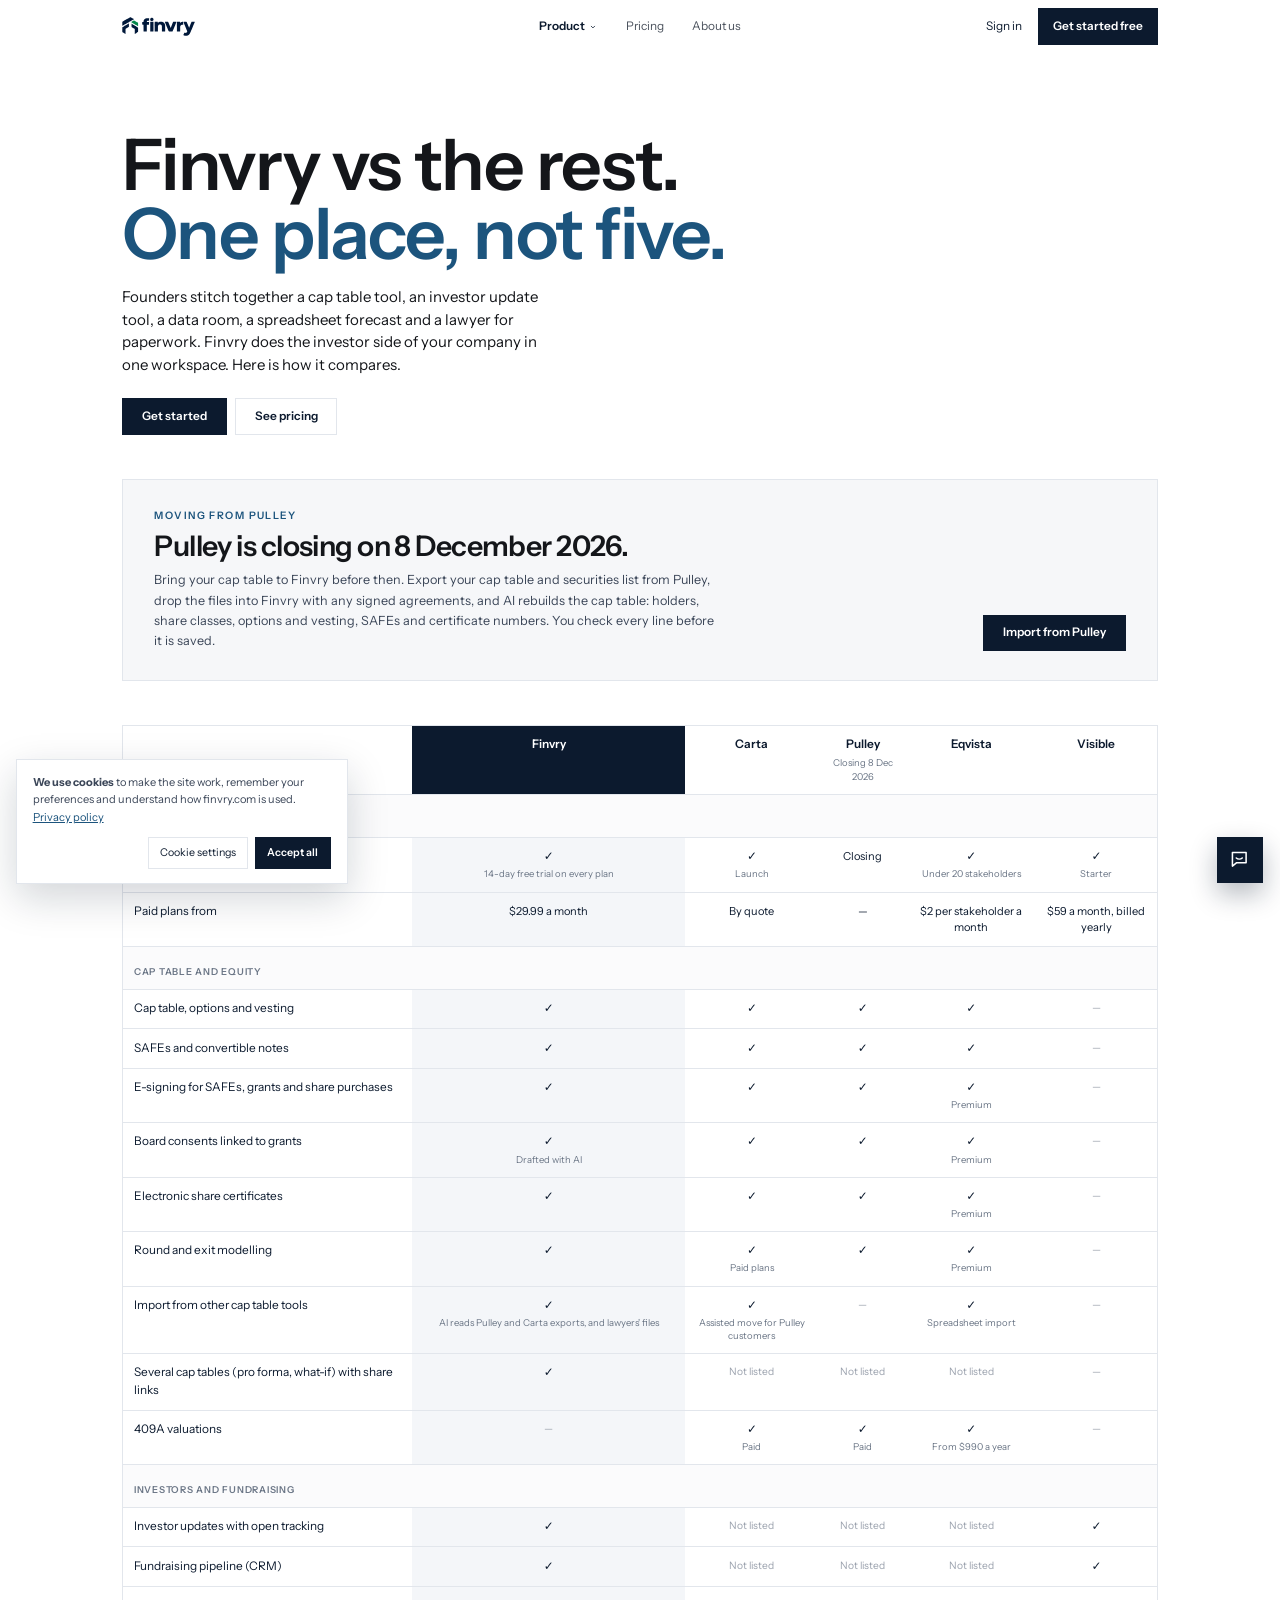
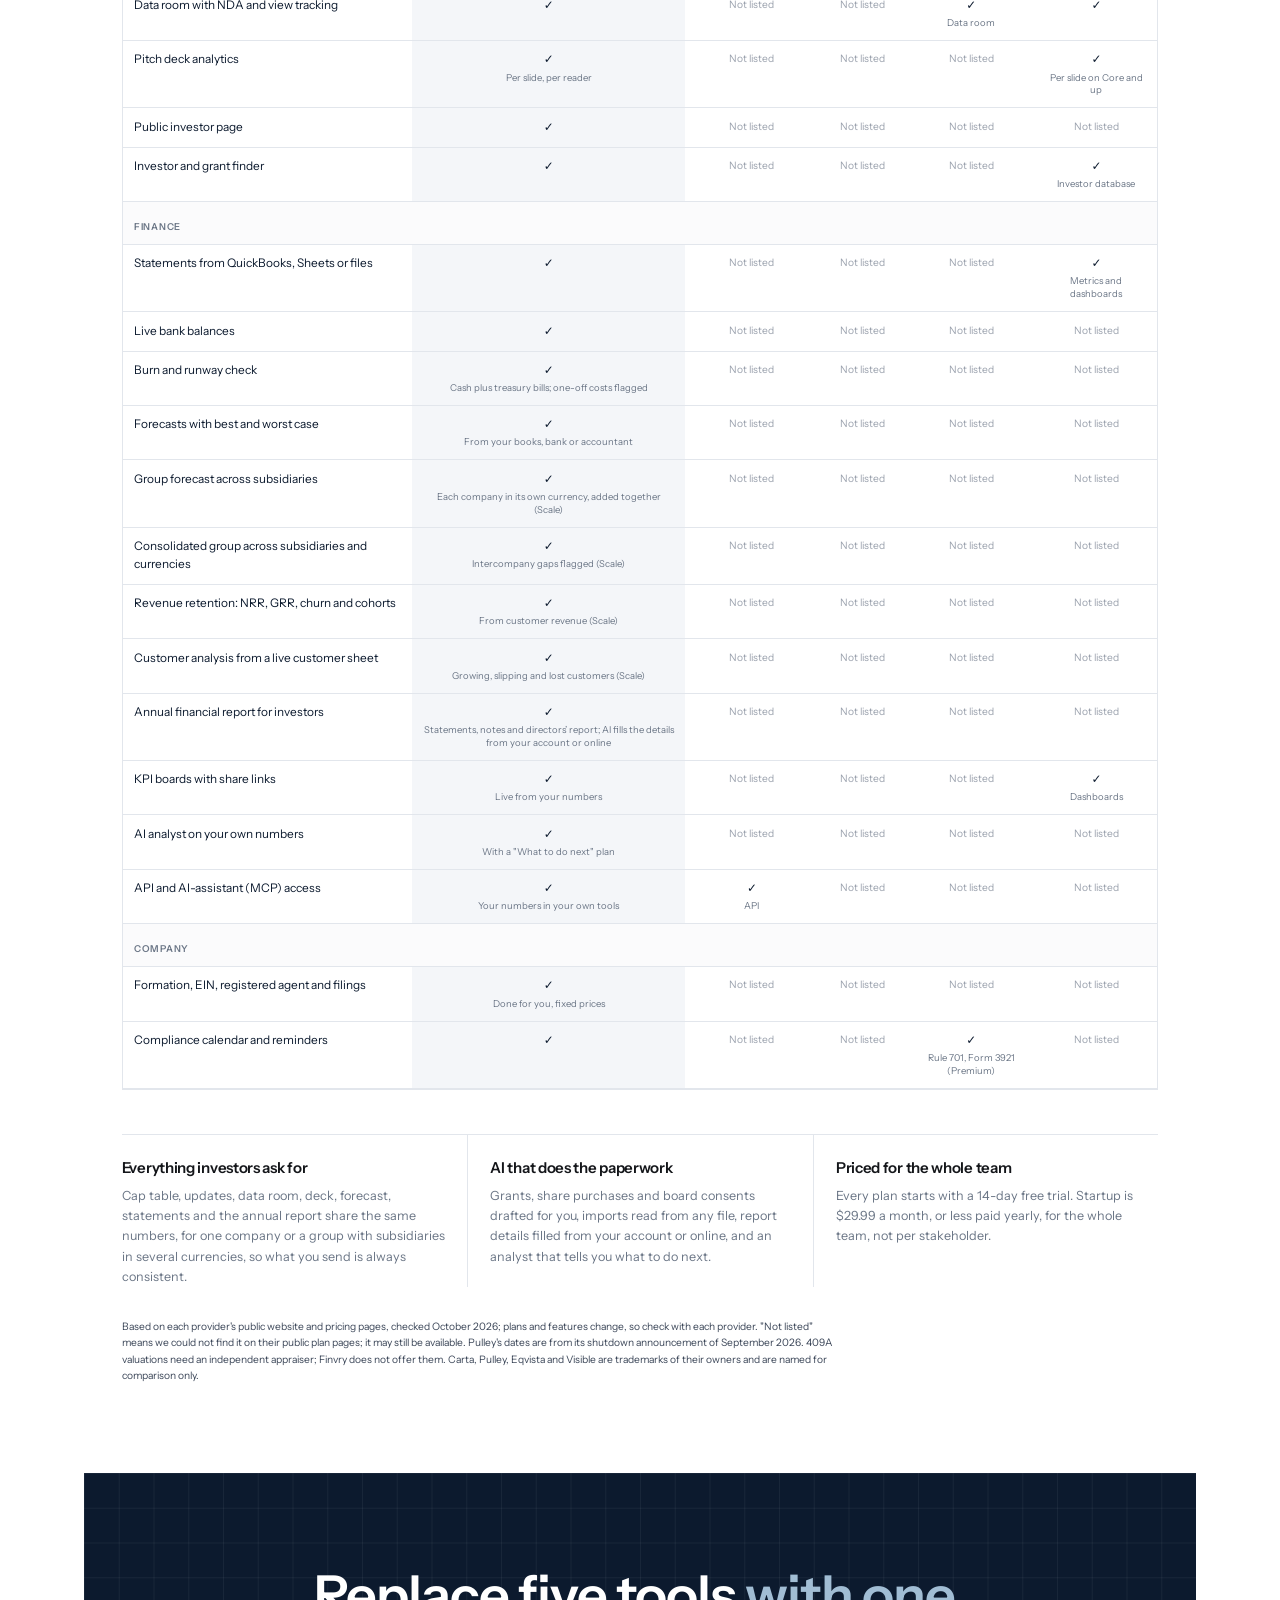
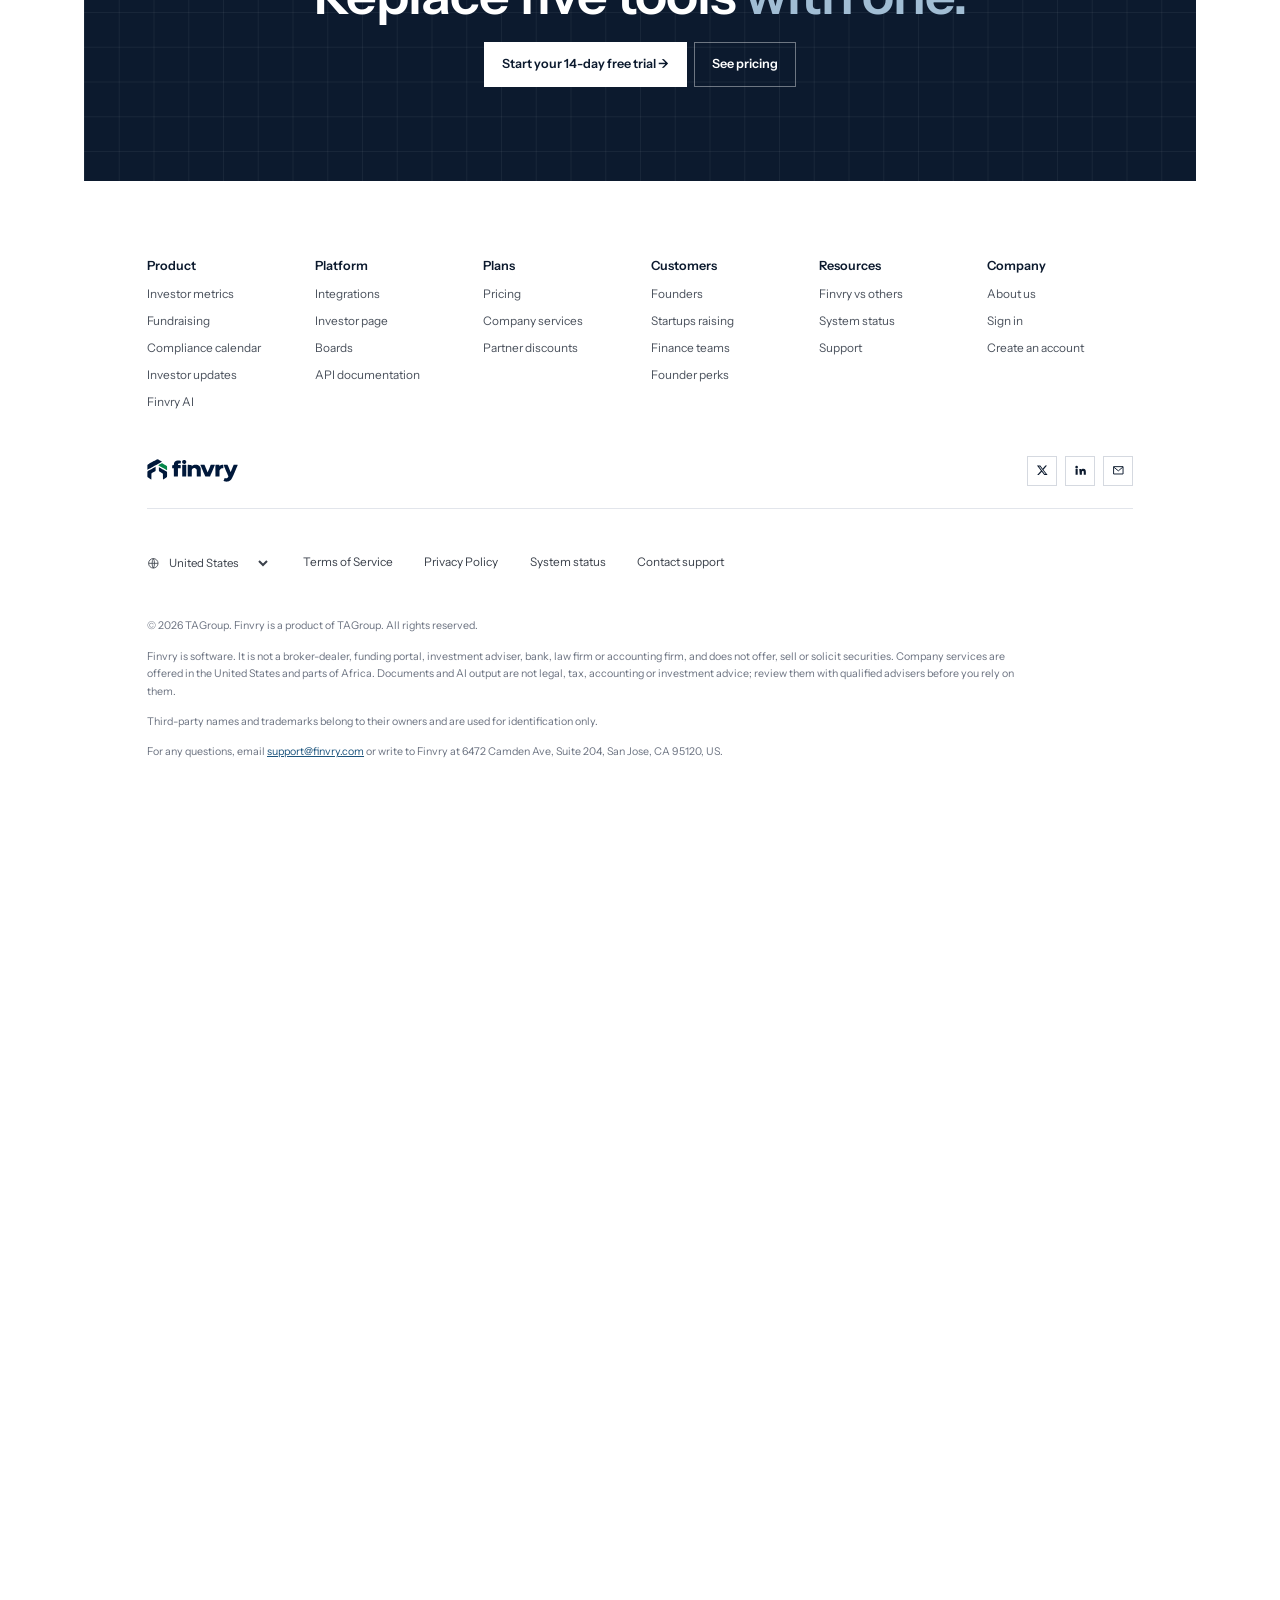
<file: compare/index.html>
<!doctype html>
<html lang="en" style="zoom: .79;">
<head>
<meta charset="utf-8"><meta name="viewport" content="width=device-width, initial-scale=1">
<title>Finvry vs Carta, Pulley, Eqvista and Visible — Finvry</title><meta name="description" content="How Finvry compares with Carta, Pulley, Eqvista and Visible for cap tables, e-signing, investor updates, fundraising, forecasting and company services.">
<meta property="og:title" content="Finvry vs Carta, Pulley, Eqvista and Visible"><meta property="og:description" content="One place for your cap table, investors, fundraising and finances. See how Finvry compares."><meta name="theme-color" content="#0c1a2e">
<script>(function(){var p=location.pathname;if(/\/index\.html$/.test(p))history.replaceState(null,'',p.replace(/index\.html$/,'')+location.search+location.hash)})()</script>
<link rel="canonical" href="https://finvry.com/compare/">
<link rel="icon" href="/favicon.svg" type="image/svg+xml">
<link rel="icon" href="/favicon-32.png" sizes="32x32" type="image/png">
<link rel="apple-touch-icon" href="/apple-touch-icon.png">
<meta property="og:image" content="https://finvry.com/og.png">
<link rel="preconnect" href="https://fonts.googleapis.com"><link rel="preconnect" href="https://fonts.gstatic.com" crossorigin>
<link href="https://fonts.googleapis.com/css2?family=Instrument+Sans:wght@400;500;600&display=swap" rel="stylesheet">
<link rel="stylesheet" href="/styles.css?v=8ae72ee6">
<style>
.pmv{padding:0 0 56px}.pmvb{display:grid;grid-template-columns:1fr auto;gap:32px;align-items:end;border:1px solid var(--line);background:#f6f7f9;padding:36px 40px}.pmvb h2{font-size:clamp(26px,3vw,36px);letter-spacing:-.02em;margin:6px 0 12px;line-height:1.1}.pmvb p{margin:0;max-width:720px;color:var(--soft,#3b4252);line-height:1.6}
.cmpw{overflow-x:auto;border:1px solid var(--line)}.cmpx{margin-top:0;min-width:960px}.cmpx th,.cmpx td{padding:13px 14px;vertical-align:top}.cmpx thead th{font-size:15px;background:#fff;position:sticky;top:0}.cmpx thead th small{display:block;font-weight:400;font-size:12px;color:var(--mute);margin-top:2px}
.cmpx th.me,.cmpx td:nth-child(2){background:#f4f6f9}.cmpx thead th.me{background:#0c1a2e;color:#fff}.cmpx tr.g th{text-align:left;font-size:12px;letter-spacing:.08em;text-transform:uppercase;color:var(--mute);background:#fbfbfc;padding-top:22px}
.cmpx td:first-child{width:28%;color:var(--ink)}.cmpx td.y{color:var(--ink);font-weight:600}.cmpx td small{display:block;font-weight:400;font-size:12px;color:var(--mute);margin-top:3px;line-height:1.35}.cmpx td.n,.cmpx td.nl{color:#9aa1ad;font-size:13px}.cmpx td.tx{font-size:14px;color:var(--ink)}
.why{display:grid;grid-template-columns:repeat(3,1fr);gap:0;margin-top:56px;border-top:1px solid var(--line)}.why div{padding:28px 28px 0 0}.why div+div{padding-left:28px;border-left:1px solid var(--line)}.why h3{font-size:19px;margin:0 0 8px;letter-spacing:-.01em}.why p{margin:0;color:var(--mute);line-height:1.6}
.cnote{border:0!important;padding:0!important;margin-top:40px;font-size:13px;line-height:1.6;max-width:900px}
@media(max-width:860px){.pmvb{grid-template-columns:1fr;padding:28px 24px}.why{grid-template-columns:1fr}.why div+div{padding-left:0;border-left:0;border-top:1px solid var(--line)}}
</style>
<link rel="stylesheet" href="/site.css?v=1bfb2715">
<script src="/site.js?v=b5933740" defer></script>
</head>
<body class="f"><header class="f-hd"><div class="f-w">
  <a class="f-brand" href="/" aria-label="Finvry home"><img src="/finvry-logo.svg" alt="Finvry"></a>
  <nav class="f-nav" aria-label="Main"><div class="f-dd"><button type="button" class="f-ddb on" aria-expanded="false" aria-haspopup="true">Product<svg width="10" height="10" viewBox="0 0 24 24" aria-hidden="true"><path d="m6 9 6 6 6-6" fill="none" stroke="currentColor" stroke-width="2.4"/></svg></button><div class="f-ddm"><a href="/founders/"><i><svg viewBox="0 0 24 24" aria-hidden="true"><path d="M12 12a4 4 0 1 0 0-8 4 4 0 0 0 0 8zM4 21c0-4 3.6-6.5 8-6.5s8 2.5 8 6.5" fill="none" stroke="currentColor" stroke-width="1.8" stroke-linecap="round" stroke-linejoin="round"/></svg></i><span><b>Founders</b><em>Updates, deck and paperwork</em></span></a><a href="/startups-raising/"><i><svg viewBox="0 0 24 24" aria-hidden="true"><path d="M4 18l5-6 4 3 7-9M15 6h5v5" fill="none" stroke="currentColor" stroke-width="1.8" stroke-linecap="round" stroke-linejoin="round"/></svg></i><span><b>Startups raising</b><em>Pipeline, data room and SAFEs</em></span></a><a href="/finance-teams/"><i><svg viewBox="0 0 24 24" aria-hidden="true"><path d="M4 19V9M10 19V5M16 19v-7M22 19H2" fill="none" stroke="currentColor" stroke-width="1.8" stroke-linecap="round" stroke-linejoin="round"/></svg></i><span><b>Finance teams</b><em>Books, statements and boards</em></span></a><a href="/compare/"><i><svg viewBox="0 0 24 24" aria-hidden="true"><path d="M7 4v16M17 4v16M3 8l4-4 4 4M13 16l4 4 4-4" fill="none" stroke="currentColor" stroke-width="1.8" stroke-linecap="round" stroke-linejoin="round"/></svg></i><span><b>Finvry vs others</b><em>How Finvry compares</em></span></a></div></div><a href="/pricing/">Pricing</a><a href="/about/">About us</a></nav>
  <div class="f-hda"><a class="si" href="https://app.finvry.com/login">Sign in</a><a class="f-btn dk" href="https://app.finvry.com/start">Get started free</a>
  <button type="button" class="f-mb" aria-label="Menu" aria-expanded="false" aria-controls="f-mm"><svg width="18" height="18" viewBox="0 0 24 24" aria-hidden="true"><path d="M4 7h16M4 12h16M4 17h16" fill="none" stroke="currentColor" stroke-width="1.8"/></svg></button></div>
</div><div class="f-mm" id="f-mm" hidden><span class="f-mml">Product</span><a href="/founders/">Founders</a><a href="/startups-raising/">Startups raising</a><a href="/finance-teams/">Finance teams</a><a href="/compare/">Finvry vs others</a><a href="/pricing/">Pricing</a><a href="/about/">About us</a><a href="https://app.finvry.com/login">Sign in</a><a class="f-btn dk" href="https://app.finvry.com/start">Get started free</a></div></header><main>
<section class="ph"><div class="w"><h1>Finvry vs the rest. <span>One place, not five.</span></h1><p>Founders stitch together a cap table tool, an investor update tool, a data room, a spreadsheet forecast and a lawyer for paperwork. Finvry does the investor side of your company in one workspace. Here is how it compares.</p>
  <div class="acts" style="margin-top:28px"><a class="btn dark" href="https://app.finvry.com/start">Get started</a><a class="btn ghost" href="/pricing/">See pricing</a></div></div></section>
<section class="pmv"><div class="w"><div class="pmvb"><div><p class="eyebrow">Moving from Pulley</p><h2>Pulley is closing on 8 December 2026.</h2><p>Bring your cap table to Finvry before then. Export your cap table and securities list from Pulley, drop the files into Finvry with any signed agreements, and AI rebuilds the cap table: holders, share classes, options and vesting, SAFEs and certificate numbers. You check every line before it is saved.</p></div>
  <a class="btn dark" href="https://app.finvry.com/start">Import from Pulley</a></div></div></section>
<section style="padding-bottom:96px"><div class="w"><div class="cmpw"><table class="cmp cmpx"><thead><tr><th></th><th class="me">Finvry</th><th>Carta</th><th>Pulley<small>Closing 8 Dec 2026</small></th><th>Eqvista</th><th>Visible</th></tr></thead><tbody>
<tr class="g"><th colspan="6">Plans</th></tr><tr><td>Free to start</td><td class="y">✓<small>14-day free trial on every plan</small></td><td class="y">✓<small>Launch</small></td><td class="tx">Closing</td><td class="y">✓<small>Under 20 stakeholders</small></td><td class="y">✓<small>Starter</small></td></tr><tr><td>Paid plans from</td><td class="tx">$29.99 a month</td><td class="tx">By quote</td><td class="tx">—</td><td class="tx">$2 per stakeholder a month</td><td class="tx">$59 a month, billed yearly</td></tr><tr class="g"><th colspan="6">Cap table and equity</th></tr><tr><td>Cap table, options and vesting</td><td class="y">✓</td><td class="y">✓</td><td class="y">✓</td><td class="y">✓</td><td class="n">—</td></tr><tr><td>SAFEs and convertible notes</td><td class="y">✓</td><td class="y">✓</td><td class="y">✓</td><td class="y">✓</td><td class="n">—</td></tr><tr><td>E-signing for SAFEs, grants and share purchases</td><td class="y">✓</td><td class="y">✓</td><td class="y">✓</td><td class="y">✓<small>Premium</small></td><td class="n">—</td></tr><tr><td>Board consents linked to grants</td><td class="y">✓<small>Drafted with AI</small></td><td class="y">✓</td><td class="y">✓</td><td class="y">✓<small>Premium</small></td><td class="n">—</td></tr><tr><td>Electronic share certificates</td><td class="y">✓</td><td class="y">✓</td><td class="y">✓</td><td class="y">✓<small>Premium</small></td><td class="n">—</td></tr><tr><td>Round and exit modelling</td><td class="y">✓</td><td class="y">✓<small>Paid plans</small></td><td class="y">✓</td><td class="y">✓<small>Premium</small></td><td class="n">—</td></tr><tr><td>Import from other cap table tools</td><td class="y">✓<small>AI reads Pulley and Carta exports, and lawyers' files</small></td><td class="y">✓<small>Assisted move for Pulley customers</small></td><td class="n">—</td><td class="y">✓<small>Spreadsheet import</small></td><td class="n">—</td></tr><tr><td>Several cap tables (pro forma, what-if) with share links</td><td class="y">✓</td><td class="nl">Not listed</td><td class="nl">Not listed</td><td class="nl">Not listed</td><td class="n">—</td></tr><tr><td>409A valuations</td><td class="n">—</td><td class="y">✓<small>Paid</small></td><td class="y">✓<small>Paid</small></td><td class="y">✓<small>From $990 a year</small></td><td class="n">—</td></tr><tr class="g"><th colspan="6">Investors and fundraising</th></tr><tr><td>Investor updates with open tracking</td><td class="y">✓</td><td class="nl">Not listed</td><td class="nl">Not listed</td><td class="nl">Not listed</td><td class="y">✓</td></tr><tr><td>Fundraising pipeline (CRM)</td><td class="y">✓</td><td class="nl">Not listed</td><td class="nl">Not listed</td><td class="nl">Not listed</td><td class="y">✓</td></tr><tr><td>Data room with NDA and view tracking</td><td class="y">✓</td><td class="nl">Not listed</td><td class="nl">Not listed</td><td class="y">✓<small>Data room</small></td><td class="y">✓</td></tr><tr><td>Pitch deck analytics</td><td class="y">✓<small>Per slide, per reader</small></td><td class="nl">Not listed</td><td class="nl">Not listed</td><td class="nl">Not listed</td><td class="y">✓<small>Per slide on Core and up</small></td></tr><tr><td>Public investor page</td><td class="y">✓</td><td class="nl">Not listed</td><td class="nl">Not listed</td><td class="nl">Not listed</td><td class="nl">Not listed</td></tr><tr><td>Investor and grant finder</td><td class="y">✓</td><td class="nl">Not listed</td><td class="nl">Not listed</td><td class="nl">Not listed</td><td class="y">✓<small>Investor database</small></td></tr><tr class="g"><th colspan="6">Finance</th></tr><tr><td>Statements from QuickBooks, Sheets or files</td><td class="y">✓</td><td class="nl">Not listed</td><td class="nl">Not listed</td><td class="nl">Not listed</td><td class="y">✓<small>Metrics and dashboards</small></td></tr><tr><td>Live bank balances</td><td class="y">✓</td><td class="nl">Not listed</td><td class="nl">Not listed</td><td class="nl">Not listed</td><td class="nl">Not listed</td></tr><tr><td>Burn and runway check</td><td class="y">✓<small>Cash plus treasury bills; one-off costs flagged</small></td><td class="nl">Not listed</td><td class="nl">Not listed</td><td class="nl">Not listed</td><td class="nl">Not listed</td></tr><tr><td>Forecasts with best and worst case</td><td class="y">✓<small>From your books, bank or accountant</small></td><td class="nl">Not listed</td><td class="nl">Not listed</td><td class="nl">Not listed</td><td class="nl">Not listed</td></tr><tr><td>Group forecast across subsidiaries</td><td class="y">✓<small>Each company in its own currency, added together (Scale)</small></td><td class="nl">Not listed</td><td class="nl">Not listed</td><td class="nl">Not listed</td><td class="nl">Not listed</td></tr><tr><td>Consolidated group across subsidiaries and currencies</td><td class="y">✓<small>Intercompany gaps flagged (Scale)</small></td><td class="nl">Not listed</td><td class="nl">Not listed</td><td class="nl">Not listed</td><td class="nl">Not listed</td></tr><tr><td>Revenue retention: NRR, GRR, churn and cohorts</td><td class="y">✓<small>From customer revenue (Scale)</small></td><td class="nl">Not listed</td><td class="nl">Not listed</td><td class="nl">Not listed</td><td class="nl">Not listed</td></tr><tr><td>Customer analysis from a live customer sheet</td><td class="y">✓<small>Growing, slipping and lost customers (Scale)</small></td><td class="nl">Not listed</td><td class="nl">Not listed</td><td class="nl">Not listed</td><td class="nl">Not listed</td></tr><tr><td>Annual financial report for investors</td><td class="y">✓<small>Statements, notes and directors’ report; AI fills the details from your account or online</small></td><td class="nl">Not listed</td><td class="nl">Not listed</td><td class="nl">Not listed</td><td class="nl">Not listed</td></tr><tr><td>KPI boards with share links</td><td class="y">✓<small>Live from your numbers</small></td><td class="nl">Not listed</td><td class="nl">Not listed</td><td class="nl">Not listed</td><td class="y">✓<small>Dashboards</small></td></tr><tr><td>AI analyst on your own numbers</td><td class="y">✓<small>With a "What to do next" plan</small></td><td class="nl">Not listed</td><td class="nl">Not listed</td><td class="nl">Not listed</td><td class="nl">Not listed</td></tr><tr><td>API and AI-assistant (MCP) access</td><td class="y">✓<small>Your numbers in your own tools</small></td><td class="y">✓<small>API</small></td><td class="nl">Not listed</td><td class="nl">Not listed</td><td class="nl">Not listed</td></tr><tr class="g"><th colspan="6">Company</th></tr><tr><td>Formation, EIN, registered agent and filings</td><td class="y">✓<small>Done for you, fixed prices</small></td><td class="nl">Not listed</td><td class="nl">Not listed</td><td class="nl">Not listed</td><td class="nl">Not listed</td></tr><tr><td>Compliance calendar and reminders</td><td class="y">✓</td><td class="nl">Not listed</td><td class="nl">Not listed</td><td class="y">✓<small>Rule 701, Form 3921 (Premium)</small></td><td class="nl">Not listed</td></tr>
</tbody></table></div>
  <div class="why"><div><h3>Everything investors ask for</h3><p>Cap table, updates, data room, deck, forecast, statements and the annual report share the same numbers, for one company or a group with subsidiaries in several currencies, so what you send is always consistent.</p></div><div><h3>AI that does the paperwork</h3><p>Grants, share purchases and board consents drafted for you, imports read from any file, report details filled from your account or online, and an analyst that tells you what to do next.</p></div><div><h3>Priced for the whole team</h3><p>Every plan starts with a 14-day free trial. Startup is $29.99 a month, or less paid yearly, for the whole team, not per stakeholder.</p></div></div>
  <p class="mut cnote">Based on each provider's public website and pricing pages, checked October 2026; plans and features change, so check with each provider. "Not listed" means we could not find it on their public plan pages; it may still be available. Pulley's dates are from its shutdown announcement of September 2026. 409A valuations need an independent appraiser; Finvry does not offer them. Carta, Pulley, Eqvista and Visible are trademarks of their owners and are named for comparison only.</p>
</div></section>
</main><section class="f-cta"><div class="f-box"><div class="f-gridbg"></div>
  <div class="in"><h2>Replace five tools <span class="f-emd">with one.</span></h2>
  <div class="f-acts" style="justify-content:center"><a class="f-btn lt" href="https://app.finvry.com/start">Start your 14-day free trial →</a><a class="f-btn ln" href="/pricing/">See pricing</a></div></div>
</div></section><footer class="f-ft"><div class="f-wi">
  <div class="f-fcols"><div><h4>Product</h4><a href="/finance-teams/">Investor metrics</a><a href="/startups-raising/">Fundraising</a><a href="/#product">Compliance calendar</a><a href="/founders/">Investor updates</a><a href="/#ai">Finvry AI</a></div><div><h4>Platform</h4><a href="/#integrations">Integrations</a><a href="/#features">Investor page</a><a href="/finance-teams/">Boards</a><a href="https://app.finvry.com/developers">API documentation</a></div><div><h4>Plans</h4><a href="/pricing/">Pricing</a><a href="/pricing/#services">Company services</a><a href="/partners/">Partner discounts</a></div><div><h4>Customers</h4><a href="/founders/">Founders</a><a href="/startups-raising/">Startups raising</a><a href="/finance-teams/">Finance teams</a><a href="https://app.finvry.com/rewards">Founder perks</a></div><div><h4>Resources</h4><a href="/compare/">Finvry vs others</a><a href="https://app.finvry.com/status">System status</a><a href="mailto:support@finvry.com">Support</a></div><div><h4>Company</h4><a href="/about/">About us</a><a href="https://app.finvry.com/login">Sign in</a><a href="https://app.finvry.com/start">Create an account</a></div></div>
  <div class="f-frow"><a href="/" aria-label="Finvry home"><img src="/finvry-logo.svg" alt="Finvry"></a><div class="f-soc"><a href="https://x.com/finvry" aria-label="Finvry on X"><svg viewBox="0 0 24 24"><path d="M17.8 3h3.1l-6.8 7.8 8 10.2h-6.3l-4.9-6.4L5.3 21H2.2l7.3-8.3L1.8 3h6.4l4.4 5.9zm-1.1 16.2h1.7L7.4 4.7H5.6z" fill="currentColor"/></svg></a><a href="https://www.linkedin.com/company/finvry" aria-label="Finvry on LinkedIn"><svg viewBox="0 0 24 24"><path d="M4.98 3.5a2.5 2.5 0 1 1 0 5 2.5 2.5 0 0 1 0-5M3 9.5h4v11H3zm7 0h3.8v1.6h.1c.5-1 1.8-2 3.8-2 4 0 4.8 2.6 4.8 6v5.4h-4v-4.8c0-1.2 0-2.6-1.6-2.6s-1.9 1.2-1.9 2.5v4.9h-4z" fill="currentColor"/></svg></a><a href="mailto:support@finvry.com" aria-label="Email support@finvry.com"><svg viewBox="0 0 24 24"><path d="M3 5h18v14H3z" fill="none" stroke="currentColor" stroke-width="1.8"/><path d="m3.5 6 8.5 7 8.5-7" fill="none" stroke="currentColor" stroke-width="1.8"/></svg></a></div></div>
  <div class="f-legal"><label><svg width="16" height="16" viewBox="0 0 24 24" aria-hidden="true"><circle cx="12" cy="12" r="9" fill="none" stroke="currentColor" stroke-width="1.6"/><path d="M3 12h18M12 3c3 3 3 15 0 18M12 3c-3 3-3 15 0 18" fill="none" stroke="currentColor" stroke-width="1.6"/></svg><span class="sr">Country</span><select aria-label="Country"><option>United States</option><option>Canada</option><option>Nigeria</option><option>Kenya</option><option>Ghana</option><option>United Kingdom</option><option>Others</option></select></label>
    <a href="https://app.finvry.com/legal/terms">Terms of Service</a><a href="https://app.finvry.com/legal/privacy">Privacy Policy</a><a href="https://app.finvry.com/status">System status</a><a href="mailto:support@finvry.com">Contact support</a></div>
  <div class="f-small">
    <p>© <span class="yr">2026</span> TAGroup. Finvry is a product of TAGroup. All rights reserved.</p>
    <p>Finvry is software. It is not a broker-dealer, funding portal, investment adviser, bank, law firm or accounting firm, and does not offer, sell or solicit securities. Company services are offered in the United States and parts of Africa. Documents and AI output are not legal, tax, accounting or investment advice; review them with qualified advisers before you rely on them.</p>
    <p>Third-party names and trademarks belong to their owners and are used for identification only.</p>
    <p>For any questions, email <a href="mailto:support@finvry.com">support@finvry.com</a> or write to Finvry at 6472 Camden Ave, Suite 204, San Jose, CA 95120, US.</p>
  </div>
</div></footer>
<script>
document.querySelectorAll('.yr').forEach((e) => (e.textContent = new Date().getFullYear()))
</script>
<script>(function(){var h=document.querySelector('.hd');if(!h)return;var l=h.querySelector('.brand img'),dark=l&&/logo-light/.test(l.getAttribute('src')||'');var f=function(){var on=window.scrollY>24;h.classList.toggle('scrolled',on);if(dark)l.src=on?'/finvry-logo.svg':'/finvry-logo-light.svg'};addEventListener('scroll',f,{passive:true});f()})()</script>
<div class="cc" id="cc" role="dialog" aria-label="Cookie settings" hidden>
  <p><b>We use cookies</b> to make the site work, remember your preferences and understand how finvry.com is used. <a href="https://app.finvry.com/legal/privacy">Privacy policy</a></p>
  <div class="cco" id="cco" hidden>
    <label><span><b>Essential</b><em>Needed for the site to work. Always on.</em></span><input type="checkbox" checked disabled></label>
    <label><span><b>Preferences</b><em>Remember choices such as this one.</em></span><input type="checkbox" id="ccp" checked></label>
    <label><span><b>Analytics</b><em>Help us understand which pages are useful.</em></span><input type="checkbox" id="cca" checked></label>
  </div>
  <div class="cca"><button type="button" class="ccl" id="ccs">Cookie settings</button><button type="button" class="cck" id="ccy">Accept all</button></div>
</div>
<script>(function(){var K='fv_consent',el=document.getElementById('cc');if(!el)return;var has=false;try{has=!!localStorage.getItem(K)}catch(e){}if(!has&&!/(?:^|; )fv_consent=/.test(document.cookie))setTimeout(function(){el.hidden=false;requestAnimationFrame(function(){el.classList.add('on')})},900);
function save(all){var c={essential:true,preferences:all||document.getElementById('ccp').checked,analytics:all||document.getElementById('cca').checked,at:new Date().toISOString()},v=JSON.stringify(c);try{localStorage.setItem(K,v)}catch(e){}document.cookie='fv_consent='+encodeURIComponent(v)+'; Max-Age=31536000; Path=/; SameSite=Lax; Secure';el.classList.remove('on');setTimeout(function(){el.hidden=true},300)}
var o=document.getElementById('cco'),s=document.getElementById('ccs');s.onclick=function(){if(o.hidden){o.hidden=false;s.textContent='Save choices'}else save(false)};document.getElementById('ccy').onclick=function(){save(true)}})()</script>
<script>(function(){document.querySelectorAll('.dd').forEach(function(d){var b=d.querySelector('.ddt');b.addEventListener('click',function(e){e.stopPropagation();var o=d.classList.toggle('open');b.setAttribute('aria-expanded',o)});d.addEventListener('mouseenter',function(){b.setAttribute('aria-expanded','true')});d.addEventListener('mouseleave',function(){d.classList.remove('open');b.setAttribute('aria-expanded','false')})});document.addEventListener('click',function(){document.querySelectorAll('.dd.open').forEach(function(d){d.classList.remove('open')})});document.addEventListener('keydown',function(e){if(e.key==='Escape')document.querySelectorAll('.dd.open').forEach(function(d){d.classList.remove('open')})})})()</script>
<script>(function(){
var API='https://app.finvry.com/api/public/',K='fv_country',sel=document.getElementById('ctry'),period='m';if(!sel)return;
var P={company_free:{usd:0,usd_year:0,ngn:0,ngn_year:0},company_startup:{usd:29,usd_year:290,ngn:25000,ngn_year:250000},company_scale:{usd:99,usd_year:990,ngn:85000,ngn_year:850000}};
var B={one_time:'one-time',annual:'per year',monthly:'per month',quoted:'quoted'};
var NOTE='Prices are charged in US dollars. You can pay with your local card; our payment processor handles the currency conversion.';
function money(v,c){return c==='NGN'?'₦'+Math.round(v).toLocaleString('en-US'):'$'+(v%1?v.toFixed(2):v.toLocaleString('en-US'))}
function esc(s){return String(s||'').replace(/[&<>"]/g,function(ch){return{'&':'&amp;','<':'&lt;','>':'&gt;','"':'&quot;'}[ch]})}
function guess(){try{var z=Intl.DateTimeFormat().resolvedOptions().timeZone||'';if(z==='Africa/Lagos')return'Nigeria';if(z==='Africa/Nairobi')return'Kenya';if(z==='Africa/Accra')return'Ghana';if(z==='Europe/London')return'United Kingdom';if(/^America\/(Toronto|Vancouver|Edmonton|Winnipeg|Halifax|St_Johns|Regina)/.test(z))return'Canada';if(/^(America|Pacific\/Honolulu)/.test(z))return'United States';return'Other'}catch(e){return'United States'}}
var c=null;try{c=localStorage.getItem(K)}catch(e){}if(!c)c=guess();sel.value=c;if(sel.value!==c)sel.value='United States';
function ng(){return sel.value==='Nigeria'}
function plans(){var cur=ng()?'ngn':'usd';document.querySelectorAll('[data-p]').forEach(function(el){var p=P[el.dataset.p];if(!p)return;var v=period==='y'?p[cur+'_year']:p[cur];el.textContent=v==null?'Contact us':money(v,ng()?'NGN':'USD')});
  document.querySelectorAll('[data-m]').forEach(function(el){el.textContent=el.dataset[period]});
  var us=sel.value==='United States',n=document.getElementById('cnote'),f=document.getElementById('cfoot');
  n.textContent=ng()?'Prices in naira (₦) for companies in Nigeria. Pay by card, bank transfer or your Finvry wallet.':us?'':NOTE;n.hidden=us;
  f.textContent=ng()?'Prices in naira.':'Prices in US dollars.'+(us?'':' Pay with your local card; our payment processor handles the conversion.')}
function services(){var r=document.querySelector('.rg');if(!r)return;fetch(API+'services-catalog'+(ng()?'?country=NG':'')).then(function(x){return x.ok?x.json():[]}).then(function(list){list=(list||[]).filter(function(s){return s.price!=null||s.billing==='quoted'});if(!list.length)return;
  r.innerHTML=list.map(function(s){var cur=s.currency||'USD',big=s.price==null?'Quoted':(s.billing==='quoted'?'from '+money(s.price,cur):money(s.price,cur));return '<div><b>'+big+'</b><span>'+esc(s.name)+'</span><em>'+(B[s.billing]||'')+'</em></div>'}).join('')}).catch(function(){})}
document.querySelectorAll('.bill button').forEach(function(b){b.addEventListener('click',function(){document.querySelectorAll('.bill button').forEach(function(x){x.classList.toggle('on',x===b)});period=b.dataset.b;plans()})});
sel.addEventListener('change',function(){try{localStorage.setItem(K,sel.value)}catch(e){}plans();services()});
fetch(API+'signup').then(function(x){return x.ok?x.json():null}).then(function(d){(d&&d.plans||[]).forEach(function(p){if(P[p.code])P[p.code]={usd:p.usd,usd_year:p.usd_year,ngn:p.ngn,ngn_year:p.ngn_year}});plans()}).catch(function(){});
plans();services()})()</script>
</body>
</html>
</file>
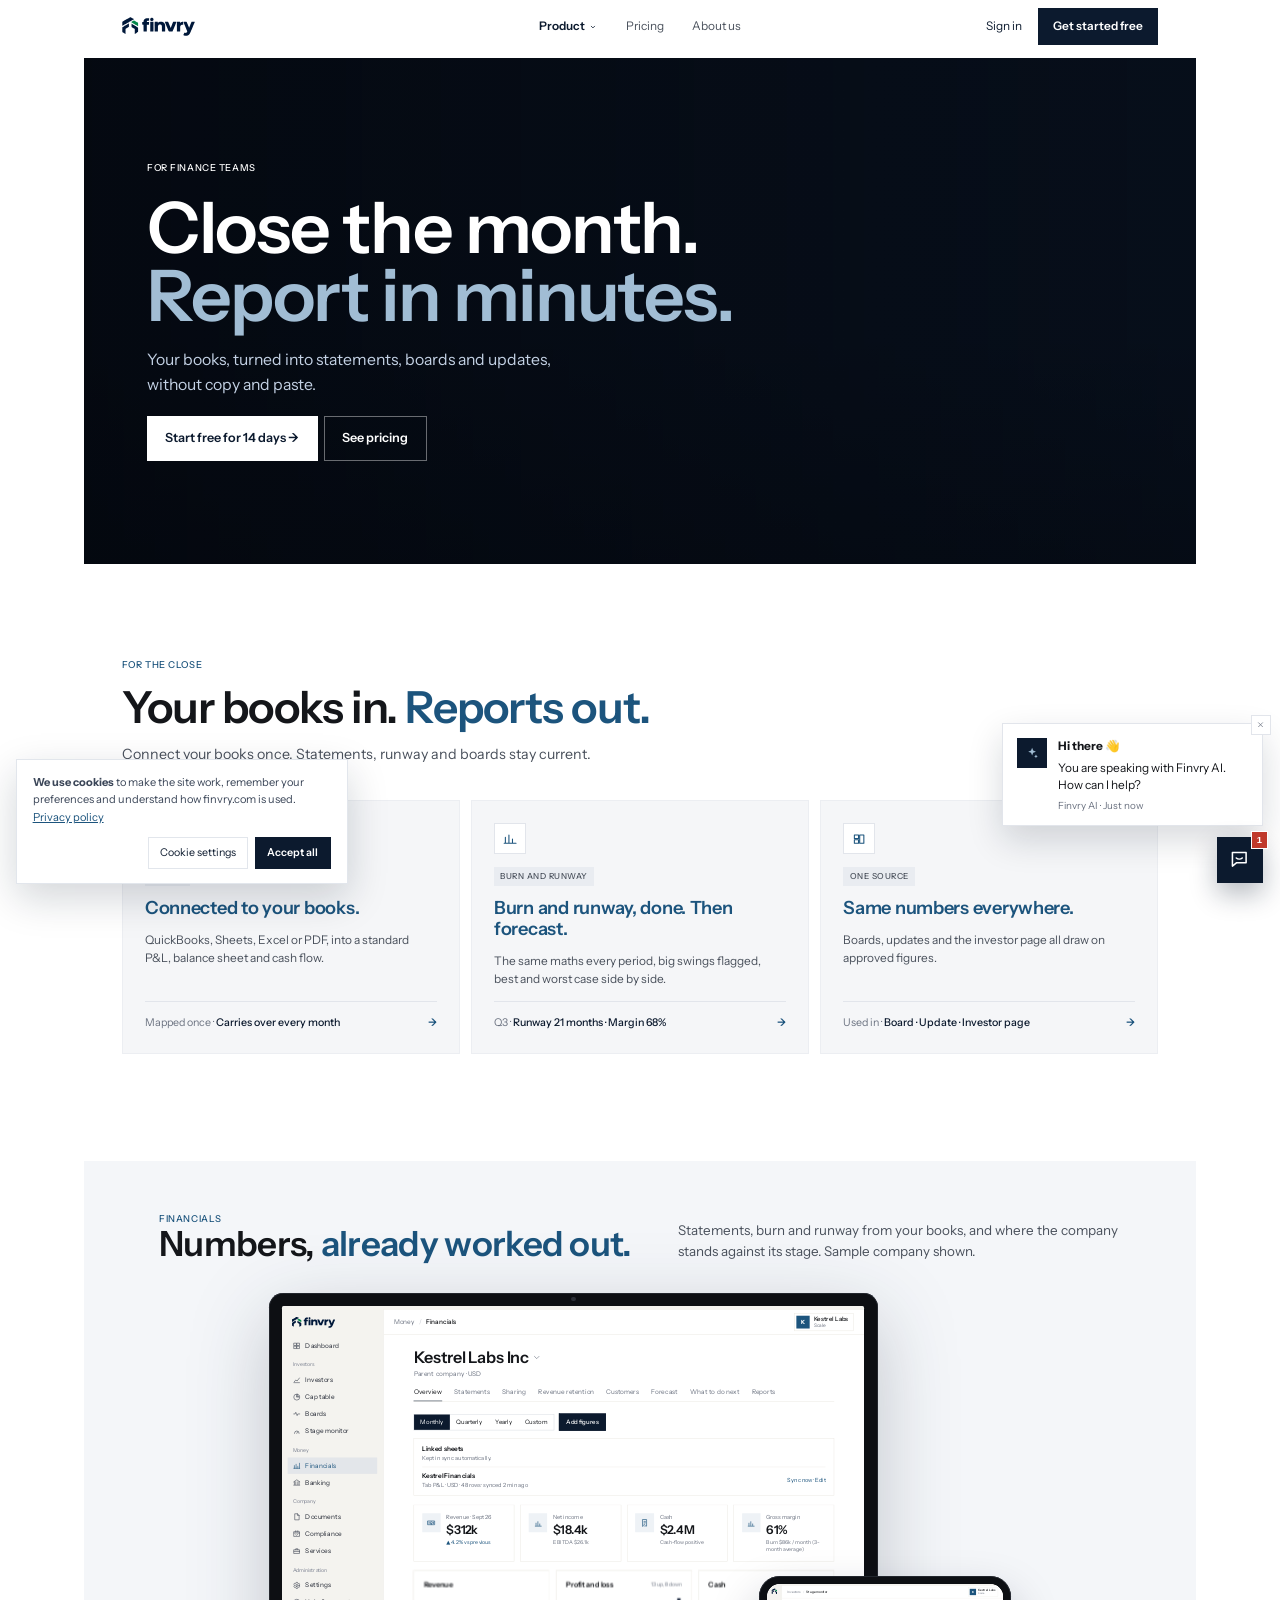
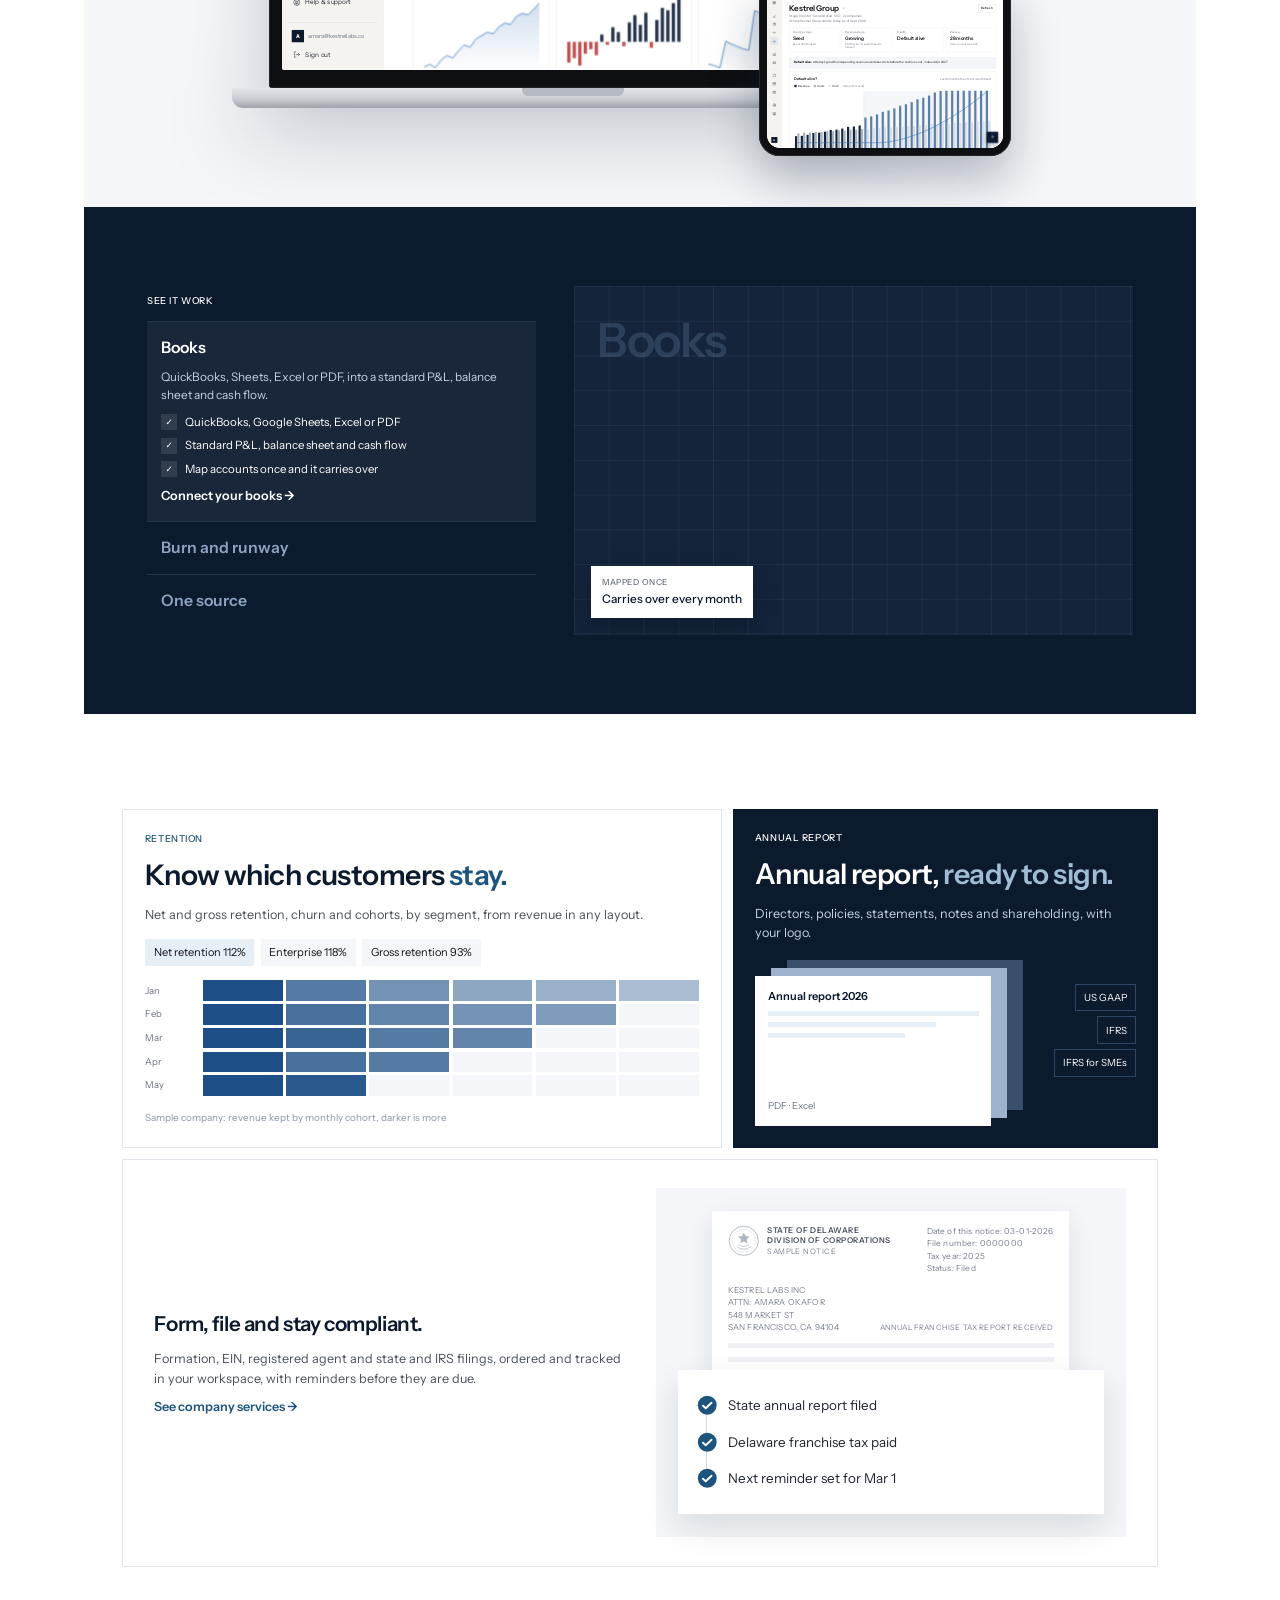
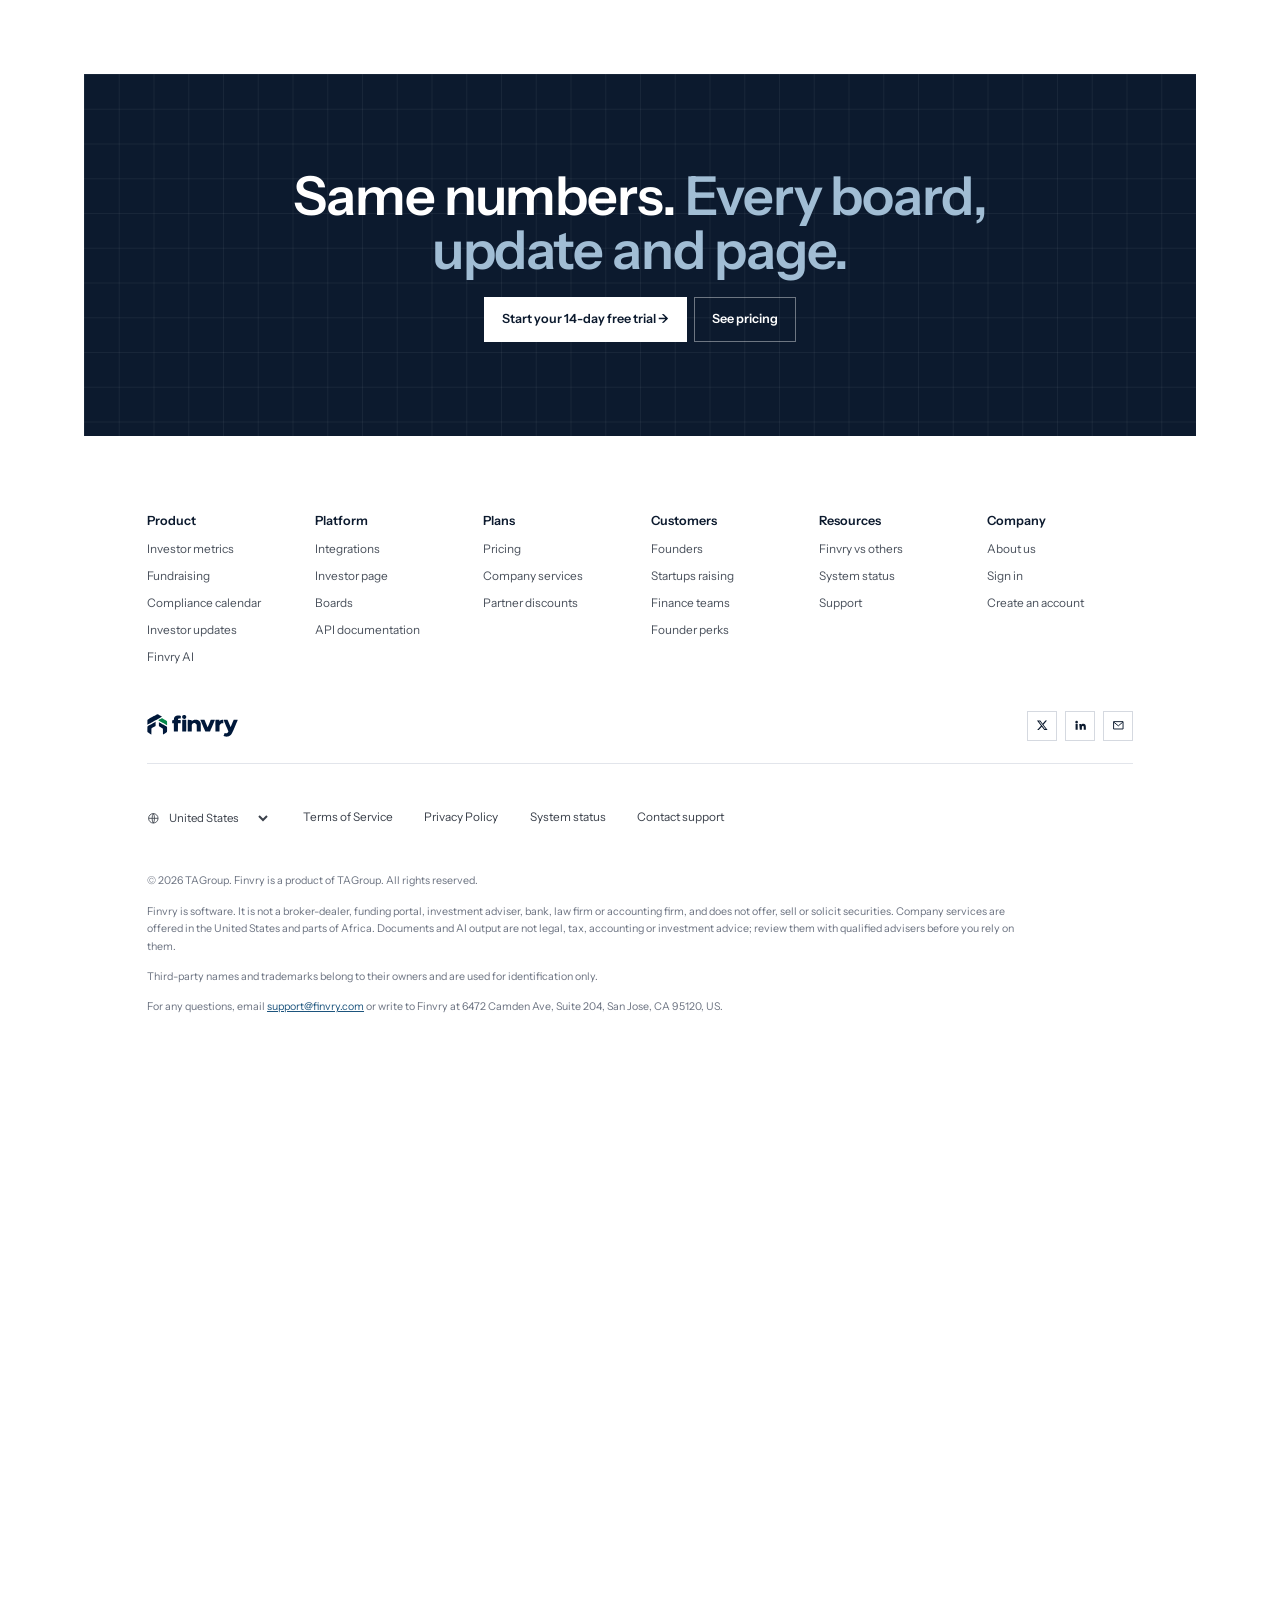
<file: finance-teams/index.html>
<!doctype html>
<html lang="en" style="zoom: .79;">
<head>
<meta charset="utf-8"><meta name="viewport" content="width=device-width, initial-scale=1">
<title>Finvry for finance teams</title><meta name="description" content="From QuickBooks and spreadsheets to investor-ready statements, boards and updates.">
<meta property="og:title" content="Finvry for finance teams"><meta property="og:description" content="From QuickBooks and spreadsheets to investor-ready statements, boards and updates."><meta name="theme-color" content="#0c1a2e">
<script>(function(){var p=location.pathname;if(/\/index\.html$/.test(p))history.replaceState(null,'',p.replace(/index\.html$/,'')+location.search+location.hash)})()</script>
<link rel="canonical" href="https://finvry.com/finance-teams/">
<link rel="icon" href="/favicon.svg" type="image/svg+xml">
<link rel="icon" href="/favicon-32.png" sizes="32x32" type="image/png">
<link rel="apple-touch-icon" href="/apple-touch-icon.png">
<meta property="og:image" content="https://finvry.com/og.png">
<link rel="preconnect" href="https://fonts.googleapis.com"><link rel="preconnect" href="https://fonts.gstatic.com" crossorigin>
<link href="https://fonts.googleapis.com/css2?family=Instrument+Sans:wght@400;500;600&display=swap" rel="stylesheet">
<link rel="stylesheet" href="/styles.css?v=8ae72ee6">
<link rel="stylesheet" href="/site.css?v=1bfb2715">
<script src="/site.js?v=b5933740" defer></script>
</head>
<body class="f"><header class="f-hd"><div class="f-w">
  <a class="f-brand" href="/" aria-label="Finvry home"><img src="/finvry-logo.svg" alt="Finvry"></a>
  <nav class="f-nav" aria-label="Main"><div class="f-dd"><button type="button" class="f-ddb on" aria-expanded="false" aria-haspopup="true">Product<svg width="10" height="10" viewBox="0 0 24 24" aria-hidden="true"><path d="m6 9 6 6 6-6" fill="none" stroke="currentColor" stroke-width="2.4"/></svg></button><div class="f-ddm"><a href="/founders/"><i><svg viewBox="0 0 24 24" aria-hidden="true"><path d="M12 12a4 4 0 1 0 0-8 4 4 0 0 0 0 8zM4 21c0-4 3.6-6.5 8-6.5s8 2.5 8 6.5" fill="none" stroke="currentColor" stroke-width="1.8" stroke-linecap="round" stroke-linejoin="round"/></svg></i><span><b>Founders</b><em>Updates, deck and paperwork</em></span></a><a href="/startups-raising/"><i><svg viewBox="0 0 24 24" aria-hidden="true"><path d="M4 18l5-6 4 3 7-9M15 6h5v5" fill="none" stroke="currentColor" stroke-width="1.8" stroke-linecap="round" stroke-linejoin="round"/></svg></i><span><b>Startups raising</b><em>Pipeline, data room and SAFEs</em></span></a><a href="/finance-teams/"><i><svg viewBox="0 0 24 24" aria-hidden="true"><path d="M4 19V9M10 19V5M16 19v-7M22 19H2" fill="none" stroke="currentColor" stroke-width="1.8" stroke-linecap="round" stroke-linejoin="round"/></svg></i><span><b>Finance teams</b><em>Books, statements and boards</em></span></a><a href="/compare/"><i><svg viewBox="0 0 24 24" aria-hidden="true"><path d="M7 4v16M17 4v16M3 8l4-4 4 4M13 16l4 4 4-4" fill="none" stroke="currentColor" stroke-width="1.8" stroke-linecap="round" stroke-linejoin="round"/></svg></i><span><b>Finvry vs others</b><em>How Finvry compares</em></span></a></div></div><a href="/pricing/">Pricing</a><a href="/about/">About us</a></nav>
  <div class="f-hda"><a class="si" href="https://app.finvry.com/login">Sign in</a><a class="f-btn dk" href="https://app.finvry.com/start">Get started free</a>
  <button type="button" class="f-mb" aria-label="Menu" aria-expanded="false" aria-controls="f-mm"><svg width="18" height="18" viewBox="0 0 24 24" aria-hidden="true"><path d="M4 7h16M4 12h16M4 17h16" fill="none" stroke="currentColor" stroke-width="1.8"/></svg></button></div>
</div><div class="f-mm" id="f-mm" hidden><span class="f-mml">Product</span><a href="/founders/">Founders</a><a href="/startups-raising/">Startups raising</a><a href="/finance-teams/">Finance teams</a><a href="/compare/">Finvry vs others</a><a href="/pricing/">Pricing</a><a href="/about/">About us</a><a href="https://app.finvry.com/login">Sign in</a><a class="f-btn dk" href="https://app.finvry.com/start">Get started free</a></div></header><main><section class="f-inset" style="padding-top:6px"><div class="f-box f-navy">
  <video class="f-vid" autoplay muted loop playsinline preload="metadata" aria-hidden="true"><source src="https://pub-4af29fd81be44e49861e29c7da302f4a.r2.dev/finance-teams.mp4" type="video/mp4"></video><div class="f-scrim"></div>
  <div class="f-hero"><div class="f-herocol"><p class="f-lab">For finance teams</p><h1 class="f-h1" style="max-width:900px">Close the month. <span class="f-emd">Report in minutes.</span></h1>
  <p class="f-sub">Your books, turned into statements, boards and updates, without copy and paste.</p><div class="f-acts"><a class="f-btn lt" href="https://app.finvry.com/start">Start free for 14 days →</a><a class="f-btn ln" href="/pricing/">See pricing</a></div></div></div>
</div></section>
<section class="f-sec"><div class="f-w"><div class="f-head"><p class="f-lab">For the close</p><h2 class="f-h2">Your books in. <span class="f-em">Reports out.</span></h2><p class="f-sub">Connect your books once. Statements, runway and boards stay current.</p></div><div class="f-cols3"><a class="f-card" href="https://app.finvry.com/start"><span class="f-ico"><svg viewBox="0 0 24 24" aria-hidden="true"><path d="M4 6h16M4 12h16M4 18h10" fill="none" stroke="currentColor" stroke-width="1.8" stroke-linecap="round" stroke-linejoin="round"/></svg></span><span class="f-tag">Books</span>
<span class="t">Connected to your books.</span><span class="d">QuickBooks, Sheets, Excel or PDF, into a standard P&amp;L, balance sheet and cash flow.</span><span class="ft"><span>Mapped once · <b>Carries over every month</b></span><i>→</i></span></a><a class="f-card" href="https://app.finvry.com/start"><span class="f-ico"><svg viewBox="0 0 24 24" aria-hidden="true"><path d="M4 19V9M10 19V5M16 19v-7M22 19H2" fill="none" stroke="currentColor" stroke-width="1.8" stroke-linecap="round" stroke-linejoin="round"/></svg></span><span class="f-tag">Burn and runway</span>
<span class="t">Burn and runway, done. Then forecast.</span><span class="d">The same maths every period, big swings flagged, best and worst case side by side.</span><span class="ft"><span>Q3 · <b>Runway 21 months · Margin 68%</b></span><i>→</i></span></a><a class="f-card" href="https://app.finvry.com/start"><span class="f-ico"><svg viewBox="0 0 24 24" aria-hidden="true"><path d="M4 5h7v6H4zM13 5h7v14h-7zM4 13h7v6H4z" fill="none" stroke="currentColor" stroke-width="1.8" stroke-linecap="round" stroke-linejoin="round"/></svg></span><span class="f-tag">One source</span>
<span class="t">Same numbers everywhere.</span><span class="d">Boards, updates and the investor page all draw on approved figures.</span><span class="ft"><span>Used in · <b>Board · Update · Investor page</b></span><i>→</i></span></a></div></div></section>
<section class="f-dev"><div class="f-box"><div class="f-devhead"><div><p class="f-lab">Financials</p><h2 class="f-h2">Numbers, <span class="f-em">already worked out.</span></h2></div><p class="f-sub">Statements, burn and runway from your books, and where the company stands against its stage. Sample company shown.</p></div><div class="dv-pair right"><div class="dv-mac"><div class="dv-lid"><span class="dv-cam"></span><div class="dv-scr" data-w="1440" data-h="900"><div class="dv-in on"><div class="ap" aria-hidden="true"><aside class="ap-side"><img src="/finvry-logo.svg" alt="" class="ap-logo"><nav><span class="ap-nv"><svg width="20" height="20" viewBox="0 0 24 24" aria-hidden="true"><path d="M4 4h7v7H4zM13 4h7v7h-7zM4 13h7v7H4zM13 13h7v7h-7z" fill="none" stroke="currentColor" stroke-width="1.7" stroke-linecap="round" stroke-linejoin="round"/></svg><span>Dashboard</span></span><p class="ap-grp">Investors</p><span class="ap-nv"><svg width="20" height="20" viewBox="0 0 24 24" aria-hidden="true"><path d="M4 19l5-6 4 3 7-9M4 21h16" fill="none" stroke="currentColor" stroke-width="1.7" stroke-linecap="round" stroke-linejoin="round"/></svg><span>Investors</span></span><span class="ap-nv"><svg width="20" height="20" viewBox="0 0 24 24" aria-hidden="true"><path d="M12 3a9 9 0 1 0 9 9h-9zM14 3.3A9 9 0 0 1 20.7 10H14z" fill="none" stroke="currentColor" stroke-width="1.7" stroke-linecap="round" stroke-linejoin="round"/></svg><span>Cap table</span></span><span class="ap-nv"><svg width="20" height="20" viewBox="0 0 24 24" aria-hidden="true"><path d="M3 12h4l2-5 4 10 2-5h6" fill="none" stroke="currentColor" stroke-width="1.7" stroke-linecap="round" stroke-linejoin="round"/></svg><span>Boards</span></span><span class="ap-nv"><svg width="20" height="20" viewBox="0 0 24 24" aria-hidden="true"><path d="M5 18a7 7 0 1 1 14 0M12 18l3-5" fill="none" stroke="currentColor" stroke-width="1.7" stroke-linecap="round" stroke-linejoin="round"/></svg><span>Stage monitor</span></span><p class="ap-grp">Money</p><span class="ap-nv on"><svg width="20" height="20" viewBox="0 0 24 24" aria-hidden="true"><path d="M5 20V12M10 20V8M15 20v-6M20 20V5M3 20h18" fill="none" stroke="currentColor" stroke-width="1.7" stroke-linecap="round" stroke-linejoin="round"/></svg><span>Financials</span></span><span class="ap-nv"><svg width="20" height="20" viewBox="0 0 24 24" aria-hidden="true"><path d="M3 10l9-6 9 6M5 10v8M9 10v8M15 10v8M19 10v8M3 20h18" fill="none" stroke="currentColor" stroke-width="1.7" stroke-linecap="round" stroke-linejoin="round"/></svg><span>Banking</span></span><p class="ap-grp">Company</p><span class="ap-nv"><svg width="20" height="20" viewBox="0 0 24 24" aria-hidden="true"><path d="M7 3h7l5 5v13H7zM14 3v5h5" fill="none" stroke="currentColor" stroke-width="1.7" stroke-linecap="round" stroke-linejoin="round"/></svg><span>Documents</span></span><span class="ap-nv"><svg width="20" height="20" viewBox="0 0 24 24" aria-hidden="true"><path d="M4 6h16v14H4zM4 10h16M9 3v4M15 3v4M9 15l2 2 4-4" fill="none" stroke="currentColor" stroke-width="1.7" stroke-linecap="round" stroke-linejoin="round"/></svg><span>Compliance</span></span><span class="ap-nv"><svg width="20" height="20" viewBox="0 0 24 24" aria-hidden="true"><path d="M4 8h16v11H4zM9 8V5h6v3M4 13h16" fill="none" stroke="currentColor" stroke-width="1.7" stroke-linecap="round" stroke-linejoin="round"/></svg><span>Services</span></span><p class="ap-grp">Administration</p><span class="ap-nv"><svg width="20" height="20" viewBox="0 0 24 24" aria-hidden="true"><path d="M12 15a3 3 0 1 0 0-6 3 3 0 0 0 0 6zM19 12a7 7 0 0 0-.1-1.2l2-1.5-2-3.4-2.3.9a7 7 0 0 0-2.1-1.2L14 3h-4l-.5 2.6a7 7 0 0 0-2.1 1.2l-2.3-.9-2 3.4 2 1.5A7 7 0 0 0 5 12c0 .4 0 .8.1 1.2l-2 1.5 2 3.4 2.3-.9a7 7 0 0 0 2.1 1.2L10 21h4l.5-2.6a7 7 0 0 0 2.1-1.2l2.3.9 2-3.4-2-1.5c.1-.4.1-.8.1-1.2z" fill="none" stroke="currentColor" stroke-width="1.7" stroke-linecap="round" stroke-linejoin="round"/></svg><span>Settings</span></span><span class="ap-nv"><svg width="20" height="20" viewBox="0 0 24 24" aria-hidden="true"><path d="M12 21a9 9 0 1 0 0-18 9 9 0 0 0 0 18zM12 15.5a3.5 3.5 0 1 0 0-7 3.5 3.5 0 0 0 0 7zM6 6l3.5 3.5M14.5 14.5 18 18M18 6l-3.5 3.5M9.5 14.5 6 18" fill="none" stroke="currentColor" stroke-width="1.7" stroke-linecap="round" stroke-linejoin="round"/></svg><span>Help & support</span></span></nav><div class="ap-foot"><span class="ap-me"><b>A</b><span>amara@kestrellabs.co</span></span><span class="ap-nv"><svg width="20" height="20" viewBox="0 0 24 24" aria-hidden="true"><path d="M9 4H5v16h4M16 8l4 4-4 4M20 12H10" fill="none" stroke="currentColor" stroke-width="1.7" stroke-linecap="round" stroke-linejoin="round"/></svg><span>Sign out</span></span></div></aside>
<div class="ap-main"><div class="ap-top"><span class="ap-crumb"><span>Money</span><i>/</i><b>Financials</b></span><span class="ap-org"><b>K</b><span><strong>Kestrel Labs</strong><em>Scale</em></span></span></div>
<div class="ap-body"><div class="ap-hrow"><h1>Kestrel Labs Inc <span class="ap-dd"><svg width="22" height="22" viewBox="0 0 24 24" aria-hidden="true"><path d="M6 9l6 6 6-6" fill="none" stroke="currentColor" stroke-width="1.7" stroke-linecap="round" stroke-linejoin="round"/></svg></span></h1></div><p class="ap-sub">Parent company · USD</p>
<div class="ap-tabs"><span class=on>Overview</span><span>Statements</span><span>Sharing</span><span>Revenue retention</span><span>Customers</span><span>Forecast</span><span>What to do next</span><span>Reports</span></div>
<div class="ap-seg"><span class="on">Monthly</span><span>Quarterly</span><span>Yearly</span><span>Custom</span></div><span class="ap-b dk" style="margin-left:12px">Add figures</span>
<div class="ap-card ap-sheet"><span><b>Linked sheets</b><em>Kept in sync automatically.</em></span><span class="row"><span><b>Kestrel Financials</b><em>Tab P&amp;L · USD · 48 rows · synced 2 min ago</em></span><span class="ap-lk">Sync now · Edit</span></span></div>
<div class="ap-kpis"><div class="ap-kpi "><span class="ap-ki"><svg width="22" height="22" viewBox="0 0 24 24" aria-hidden="true"><path d="M3 7h18v10H3zM12 15a3 3 0 1 0 0-6 3 3 0 0 0 0 6zM6 10v4M18 10v4" fill="none" stroke="currentColor" stroke-width="1.7" stroke-linecap="round" stroke-linejoin="round"/></svg></span><span><em>Revenue · Sept 26</em><b class="">$312k</b><small><span class="up">▲ 4.2% vs previous</span></small></span></div><div class="ap-kpi "><span class="ap-ki"><svg width="22" height="22" viewBox="0 0 24 24" aria-hidden="true"><path d="M6 19V13M11 19V9M16 19v-4M4 21h16" fill="none" stroke="currentColor" stroke-width="1.7" stroke-linecap="round" stroke-linejoin="round"/></svg></span><span><em>Net income</em><b class="">$18.4k</b><small>EBITDA $26.1k</small></span></div><div class="ap-kpi "><span class="ap-ki"><svg width="22" height="22" viewBox="0 0 24 24" aria-hidden="true"><path d="M7 3h10v18l-2-1.5L13 21l-1-1-1 1-2-1.5L7 21zM10 8h4M10 12h4M10 16h2" fill="none" stroke="currentColor" stroke-width="1.7" stroke-linecap="round" stroke-linejoin="round"/></svg></span><span><em>Cash</em><b class="">$2.4M</b><small>Cash-flow positive</small></span></div><div class="ap-kpi "><span class="ap-ki"><svg width="22" height="22" viewBox="0 0 24 24" aria-hidden="true"><path d="M6 19V13M11 19V9M16 19v-4M4 21h16" fill="none" stroke="currentColor" stroke-width="1.7" stroke-linecap="round" stroke-linejoin="round"/></svg></span><span><em>Gross margin</em><b class="">61%</b><small>Burn $86k / month (3-month average)</small></span></div></div>
<div class="ap-g3"><div class="ap-card ap-ch"><h3>Revenue</h3><svg viewBox="0 0 520 190" preserveAspectRatio="none" class="ap-svg"><defs><linearGradient id="g19979" x1="0" x2="0" y1="0" y2="1"><stop offset="0" stop-color="#2f6fb3" stop-opacity=".22"/><stop offset="1" stop-color="#2f6fb3" stop-opacity="0"/></linearGradient></defs>
<polygon points="0,190 0.0,180.8 26.0,173.6 52.0,182.0 78.0,162.8 104.0,151.9 130.0,157.9 156.0,139.9 182.0,125.5 208.0,131.5 234.0,111.0 260.0,102.6 286.0,94.2 312.0,97.8 338.0,80.9 364.0,71.3 390.0,74.9 416.0,55.7 442.0,47.3 468.0,50.9 494.0,37.6 520.0,22.0 520,190" fill="url(#g19979)"/><polyline points="0.0,180.8 26.0,173.6 52.0,182.0 78.0,162.8 104.0,151.9 130.0,157.9 156.0,139.9 182.0,125.5 208.0,131.5 234.0,111.0 260.0,102.6 286.0,94.2 312.0,97.8 338.0,80.9 364.0,71.3 390.0,74.9 416.0,55.7 442.0,47.3 468.0,50.9 494.0,37.6 520.0,22.0" fill="none" stroke="#2f6fb3" stroke-width="2.4" stroke-linejoin="round"/></svg><span class="ap-ax"><span>Jan 25</span><span>Sept 26</span></span><span class="ap-cf"><span>21 periods</span><b>$312k</b></span></div>
<div class="ap-card ap-ch"><h3>Profit and loss <em>13 up, 8 down</em></h3><svg viewBox="0 0 520 190" preserveAspectRatio="none" class="ap-svg"><rect x="5.0" y="117.8" width="14.9" height="51.5" fill="#c0504d"/><rect x="29.7" y="117.8" width="14.9" height="40.5" fill="#c0504d"/><rect x="54.5" y="117.8" width="14.9" height="58.8" fill="#c0504d"/><rect x="79.2" y="117.8" width="14.9" height="29.4" fill="#c0504d"/><rect x="104.0" y="117.8" width="14.9" height="18.4" fill="#c0504d"/><rect x="128.8" y="117.8" width="14.9" height="33.1" fill="#c0504d"/><rect x="153.5" y="99.8" width="14.9" height="18.0" fill="#273449"/><rect x="178.3" y="117.8" width="14.9" height="7.4" fill="#c0504d"/><rect x="203.0" y="81.9" width="14.9" height="35.9" fill="#273449"/><rect x="227.8" y="93.8" width="14.9" height="24.0" fill="#273449"/><rect x="252.6" y="117.8" width="14.9" height="11.0" fill="#c0504d"/><rect x="277.3" y="69.9" width="14.9" height="47.9" fill="#273449"/><rect x="302.1" y="51.9" width="14.9" height="65.9" fill="#273449"/><rect x="326.9" y="75.9" width="14.9" height="41.9" fill="#273449"/><rect x="351.6" y="45.9" width="14.9" height="71.9" fill="#273449"/><rect x="376.4" y="117.8" width="14.9" height="14.7" fill="#c0504d"/><rect x="401.1" y="63.9" width="14.9" height="53.9" fill="#273449"/><rect x="425.9" y="34.0" width="14.9" height="83.8" fill="#273449"/><rect x="450.7" y="39.9" width="14.9" height="77.9" fill="#273449"/><rect x="475.4" y="22.0" width="14.9" height="95.8" fill="#273449"/><rect x="500.2" y="10.0" width="14.9" height="107.8" fill="#273449"/><line x1="0" x2="520" y1="117.8" y2="117.8" stroke="#c9ced8" stroke-dasharray="4 4"/></svg><span class="ap-ax"><span>Jan 25</span><span>Sept 26</span></span><span class="ap-cf"><span>Net income after all costs</span><b>$18.4k</b></span></div>
<div class="ap-card ap-ch"><h3>Cash</h3><svg viewBox="0 0 520 190" preserveAspectRatio="none" class="ap-svg"><defs><linearGradient id="g93846" x1="0" x2="0" y1="0" y2="1"><stop offset="0" stop-color="#2f6fb3" stop-opacity=".22"/><stop offset="1" stop-color="#2f6fb3" stop-opacity="0"/></linearGradient></defs>
<polygon points="0,190 0.0,172.6 26.0,176.4 52.0,182.0 78.0,116.1 104.0,123.6 130.0,129.3 156.0,134.9 182.0,138.7 208.0,40.8 234.0,46.5 260.0,50.2 286.0,52.1 312.0,55.9 338.0,50.2 364.0,44.6 390.0,40.8 416.0,35.2 442.0,31.4 468.0,27.6 494.0,23.9 520.0,22.0 520,190" fill="url(#g93846)"/><polyline points="0.0,172.6 26.0,176.4 52.0,182.0 78.0,116.1 104.0,123.6 130.0,129.3 156.0,134.9 182.0,138.7 208.0,40.8 234.0,46.5 260.0,50.2 286.0,52.1 312.0,55.9 338.0,50.2 364.0,44.6 390.0,40.8 416.0,35.2 442.0,31.4 468.0,27.6 494.0,23.9 520.0,22.0" fill="none" stroke="#2f6fb3" stroke-width="2.4" stroke-linejoin="round"/></svg><span class="ap-ax"><span>Jan 25</span><span>Sept 26</span></span><span class="ap-cf"><span>At Sept 26</span><b>$2.4M</b></span></div></div></div></div><span class="ap-ai"><svg width="22" height="22" viewBox="0 0 24 24" aria-hidden="true"><path d="M12 3l1.8 4.7L18.5 9.5l-4.7 1.8L12 16l-1.8-4.7L5.5 9.5l4.7-1.8z" fill="none" stroke="currentColor" stroke-width="1.7" stroke-linecap="round" stroke-linejoin="round"/></svg></span></div></div><div class="dv-in"><div class="ap" aria-hidden="true"><aside class="ap-side"><img src="/finvry-logo.svg" alt="" class="ap-logo"><nav><span class="ap-nv on"><svg width="20" height="20" viewBox="0 0 24 24" aria-hidden="true"><path d="M4 4h7v7H4zM13 4h7v7h-7zM4 13h7v7H4zM13 13h7v7h-7z" fill="none" stroke="currentColor" stroke-width="1.7" stroke-linecap="round" stroke-linejoin="round"/></svg><span>Dashboard</span></span><p class="ap-grp">Investors</p><span class="ap-nv"><svg width="20" height="20" viewBox="0 0 24 24" aria-hidden="true"><path d="M4 19l5-6 4 3 7-9M4 21h16" fill="none" stroke="currentColor" stroke-width="1.7" stroke-linecap="round" stroke-linejoin="round"/></svg><span>Investors</span></span><span class="ap-nv"><svg width="20" height="20" viewBox="0 0 24 24" aria-hidden="true"><path d="M12 3a9 9 0 1 0 9 9h-9zM14 3.3A9 9 0 0 1 20.7 10H14z" fill="none" stroke="currentColor" stroke-width="1.7" stroke-linecap="round" stroke-linejoin="round"/></svg><span>Cap table</span></span><span class="ap-nv"><svg width="20" height="20" viewBox="0 0 24 24" aria-hidden="true"><path d="M3 12h4l2-5 4 10 2-5h6" fill="none" stroke="currentColor" stroke-width="1.7" stroke-linecap="round" stroke-linejoin="round"/></svg><span>Boards</span></span><span class="ap-nv"><svg width="20" height="20" viewBox="0 0 24 24" aria-hidden="true"><path d="M5 18a7 7 0 1 1 14 0M12 18l3-5" fill="none" stroke="currentColor" stroke-width="1.7" stroke-linecap="round" stroke-linejoin="round"/></svg><span>Stage monitor</span></span><p class="ap-grp">Money</p><span class="ap-nv"><svg width="20" height="20" viewBox="0 0 24 24" aria-hidden="true"><path d="M5 20V12M10 20V8M15 20v-6M20 20V5M3 20h18" fill="none" stroke="currentColor" stroke-width="1.7" stroke-linecap="round" stroke-linejoin="round"/></svg><span>Financials</span></span><span class="ap-nv"><svg width="20" height="20" viewBox="0 0 24 24" aria-hidden="true"><path d="M3 10l9-6 9 6M5 10v8M9 10v8M15 10v8M19 10v8M3 20h18" fill="none" stroke="currentColor" stroke-width="1.7" stroke-linecap="round" stroke-linejoin="round"/></svg><span>Banking</span></span><p class="ap-grp">Company</p><span class="ap-nv"><svg width="20" height="20" viewBox="0 0 24 24" aria-hidden="true"><path d="M7 3h7l5 5v13H7zM14 3v5h5" fill="none" stroke="currentColor" stroke-width="1.7" stroke-linecap="round" stroke-linejoin="round"/></svg><span>Documents</span></span><span class="ap-nv"><svg width="20" height="20" viewBox="0 0 24 24" aria-hidden="true"><path d="M4 6h16v14H4zM4 10h16M9 3v4M15 3v4M9 15l2 2 4-4" fill="none" stroke="currentColor" stroke-width="1.7" stroke-linecap="round" stroke-linejoin="round"/></svg><span>Compliance</span></span><span class="ap-nv"><svg width="20" height="20" viewBox="0 0 24 24" aria-hidden="true"><path d="M4 8h16v11H4zM9 8V5h6v3M4 13h16" fill="none" stroke="currentColor" stroke-width="1.7" stroke-linecap="round" stroke-linejoin="round"/></svg><span>Services</span></span><p class="ap-grp">Administration</p><span class="ap-nv"><svg width="20" height="20" viewBox="0 0 24 24" aria-hidden="true"><path d="M12 15a3 3 0 1 0 0-6 3 3 0 0 0 0 6zM19 12a7 7 0 0 0-.1-1.2l2-1.5-2-3.4-2.3.9a7 7 0 0 0-2.1-1.2L14 3h-4l-.5 2.6a7 7 0 0 0-2.1 1.2l-2.3-.9-2 3.4 2 1.5A7 7 0 0 0 5 12c0 .4 0 .8.1 1.2l-2 1.5 2 3.4 2.3-.9a7 7 0 0 0 2.1 1.2L10 21h4l.5-2.6a7 7 0 0 0 2.1-1.2l2.3.9 2-3.4-2-1.5c.1-.4.1-.8.1-1.2z" fill="none" stroke="currentColor" stroke-width="1.7" stroke-linecap="round" stroke-linejoin="round"/></svg><span>Settings</span></span><span class="ap-nv"><svg width="20" height="20" viewBox="0 0 24 24" aria-hidden="true"><path d="M12 21a9 9 0 1 0 0-18 9 9 0 0 0 0 18zM12 15.5a3.5 3.5 0 1 0 0-7 3.5 3.5 0 0 0 0 7zM6 6l3.5 3.5M14.5 14.5 18 18M18 6l-3.5 3.5M9.5 14.5 6 18" fill="none" stroke="currentColor" stroke-width="1.7" stroke-linecap="round" stroke-linejoin="round"/></svg><span>Help & support</span></span></nav><div class="ap-foot"><span class="ap-me"><b>A</b><span>amara@kestrellabs.co</span></span><span class="ap-nv"><svg width="20" height="20" viewBox="0 0 24 24" aria-hidden="true"><path d="M9 4H5v16h4M16 8l4 4-4 4M20 12H10" fill="none" stroke="currentColor" stroke-width="1.7" stroke-linecap="round" stroke-linejoin="round"/></svg><span>Sign out</span></span></div></aside>
<div class="ap-main"><div class="ap-top"><span class="ap-crumb"><span>Kestrel Labs</span><i>/</i><b>Dashboard</b></span><span class="ap-org"><b>K</b><span><strong>Kestrel Labs</strong><em>Scale</em></span></span></div>
<div class="ap-body"><p class="ap-k">Kestrel Labs</p><div class="ap-hrow"><h1>Good morning, Amara</h1><span class="ap-btns"><span class="ap-b dk">Add financials</span><span class="ap-b">Order a service</span></span></div>
<p class="ap-sub">2 companies consolidated in USD</p>
<div class="ap-kpis"><div class="ap-kpi "><span class="ap-ki"><svg width="22" height="22" viewBox="0 0 24 24" aria-hidden="true"><path d="M3 7h18v10H3zM12 15a3 3 0 1 0 0-6 3 3 0 0 0 0 6zM6 10v4M18 10v4" fill="none" stroke="currentColor" stroke-width="1.7" stroke-linecap="round" stroke-linejoin="round"/></svg></span><span><em>Revenue · Sept 26</em><b class="">$312k</b><small><span class="up">▲ 4.2% vs last month</span></small></span></div><div class="ap-kpi "><span class="ap-ki"><svg width="22" height="22" viewBox="0 0 24 24" aria-hidden="true"><path d="M6 19V13M11 19V9M16 19v-4M4 21h16" fill="none" stroke="currentColor" stroke-width="1.7" stroke-linecap="round" stroke-linejoin="round"/></svg></span><span><em>Net income</em><b class="">$18.4k</b><small>Gross margin 61%</small></span></div><div class="ap-kpi "><span class="ap-ki"><svg width="22" height="22" viewBox="0 0 24 24" aria-hidden="true"><path d="M7 3h10v18l-2-1.5L13 21l-1-1-1 1-2-1.5L7 21zM10 8h4M10 12h4M10 16h2" fill="none" stroke="currentColor" stroke-width="1.7" stroke-linecap="round" stroke-linejoin="round"/></svg></span><span><em>Cash</em><b class="">$2.4M</b><small>incl. $400k treasury bills · 28 months runway</small></span></div><div class="ap-kpi "><span class="ap-ki"><svg width="22" height="22" viewBox="0 0 24 24" aria-hidden="true"><path d="M6 21V4M6 4h11l-2 4 2 4H6" fill="none" stroke="currentColor" stroke-width="1.7" stroke-linecap="round" stroke-linejoin="round"/></svg></span><span><em>Monthly burn</em><b class="">$86k</b><small>3-month average</small></span></div></div>
<p class="ap-lnk">Charts and statements in Financials →</p>
<div class="ap-card ap-banks"><div class="ap-bh"><span class="ap-live">LIVE</span><b>Bank balances</b><strong>$1,959,890.86</strong><em>4 accounts · updated 12 min ago</em><span class="ap-b sm">+ Add bank</span></div><div class="ap-accts"><div class="ap-acct"><span><b>BANK</b><em>·· 4821</em></span><span class="nm">Operating <i>checking</i></span><strong>$1,204,330.12</strong></div><div class="ap-acct"><span><b>BANK</b><em>·· 7710</em></span><span class="nm">Treasury <i>checking</i></span><strong>$612,000.00</strong></div><div class="ap-acct"><span><b>BANK</b><em>·· 3305</em></span><span class="nm">Payroll <i>checking</i></span><strong>$98,442.70</strong></div><div class="ap-acct"><span><b>BANK</b><em>·· 9052</em></span><span class="nm">Reserve <i>savings</i></span><strong>$45,118.04</strong></div></div></div>
<div class="ap-g2"><div class="ap-card"><h3>Investors</h3><div class="ap-rows"><span>Investor page<b>Live</b></span><span>Investor page views<b>342</b></span><span>Active share links<b>3 · 41 views</b></span></div><p class="ap-lnk">Edit your investor page →</p></div>
<div class="ap-card"><h3>Coming up</h3><div class="ap-rows"><span>Delaware franchise tax<b class="bl">Mar 1</b></span><span>Q4 investor update<b class="bl">Jan 10</b></span><span>Open service requests<b>1</b></span></div><p class="ap-lnk">Compliance →</p></div></div></div></div><span class="ap-ai"><svg width="22" height="22" viewBox="0 0 24 24" aria-hidden="true"><path d="M12 3l1.8 4.7L18.5 9.5l-4.7 1.8L12 16l-1.8-4.7L5.5 9.5l4.7-1.8z" fill="none" stroke="currentColor" stroke-width="1.7" stroke-linecap="round" stroke-linejoin="round"/></svg></span></div></div></div></div><div class="dv-base"><i></i></div></div><div class="dv-tab"><div class="dv-ipad"><div class="dv-scr" data-w="1180" data-h="820"><div class="dv-in on"><div class="ap ap-c" aria-hidden="true"><aside class="ap-side"><img src="/finvry-mark.svg" alt="" class="ap-mark"><nav><span class="ap-nv"><svg width="20" height="20" viewBox="0 0 24 24" aria-hidden="true"><path d="M4 4h7v7H4zM13 4h7v7h-7zM4 13h7v7H4zM13 13h7v7h-7z" fill="none" stroke="currentColor" stroke-width="1.7" stroke-linecap="round" stroke-linejoin="round"/></svg></span><span class="ap-sep"></span><span class="ap-nv"><svg width="20" height="20" viewBox="0 0 24 24" aria-hidden="true"><path d="M4 19l5-6 4 3 7-9M4 21h16" fill="none" stroke="currentColor" stroke-width="1.7" stroke-linecap="round" stroke-linejoin="round"/></svg></span><span class="ap-nv"><svg width="20" height="20" viewBox="0 0 24 24" aria-hidden="true"><path d="M12 3a9 9 0 1 0 9 9h-9zM14 3.3A9 9 0 0 1 20.7 10H14z" fill="none" stroke="currentColor" stroke-width="1.7" stroke-linecap="round" stroke-linejoin="round"/></svg></span><span class="ap-nv"><svg width="20" height="20" viewBox="0 0 24 24" aria-hidden="true"><path d="M3 12h4l2-5 4 10 2-5h6" fill="none" stroke="currentColor" stroke-width="1.7" stroke-linecap="round" stroke-linejoin="round"/></svg></span><span class="ap-nv on"><svg width="20" height="20" viewBox="0 0 24 24" aria-hidden="true"><path d="M5 18a7 7 0 1 1 14 0M12 18l3-5" fill="none" stroke="currentColor" stroke-width="1.7" stroke-linecap="round" stroke-linejoin="round"/></svg></span><span class="ap-sep"></span><span class="ap-nv"><svg width="20" height="20" viewBox="0 0 24 24" aria-hidden="true"><path d="M5 20V12M10 20V8M15 20v-6M20 20V5M3 20h18" fill="none" stroke="currentColor" stroke-width="1.7" stroke-linecap="round" stroke-linejoin="round"/></svg></span><span class="ap-nv"><svg width="20" height="20" viewBox="0 0 24 24" aria-hidden="true"><path d="M3 10l9-6 9 6M5 10v8M9 10v8M15 10v8M19 10v8M3 20h18" fill="none" stroke="currentColor" stroke-width="1.7" stroke-linecap="round" stroke-linejoin="round"/></svg></span><span class="ap-sep"></span><span class="ap-nv"><svg width="20" height="20" viewBox="0 0 24 24" aria-hidden="true"><path d="M7 3h7l5 5v13H7zM14 3v5h5" fill="none" stroke="currentColor" stroke-width="1.7" stroke-linecap="round" stroke-linejoin="round"/></svg></span><span class="ap-nv"><svg width="20" height="20" viewBox="0 0 24 24" aria-hidden="true"><path d="M4 6h16v14H4zM4 10h16M9 3v4M15 3v4M9 15l2 2 4-4" fill="none" stroke="currentColor" stroke-width="1.7" stroke-linecap="round" stroke-linejoin="round"/></svg></span><span class="ap-nv"><svg width="20" height="20" viewBox="0 0 24 24" aria-hidden="true"><path d="M4 8h16v11H4zM9 8V5h6v3M4 13h16" fill="none" stroke="currentColor" stroke-width="1.7" stroke-linecap="round" stroke-linejoin="round"/></svg></span><span class="ap-sep"></span><span class="ap-nv"><svg width="20" height="20" viewBox="0 0 24 24" aria-hidden="true"><path d="M12 15a3 3 0 1 0 0-6 3 3 0 0 0 0 6zM19 12a7 7 0 0 0-.1-1.2l2-1.5-2-3.4-2.3.9a7 7 0 0 0-2.1-1.2L14 3h-4l-.5 2.6a7 7 0 0 0-2.1 1.2l-2.3-.9-2 3.4 2 1.5A7 7 0 0 0 5 12c0 .4 0 .8.1 1.2l-2 1.5 2 3.4 2.3-.9a7 7 0 0 0 2.1 1.2L10 21h4l.5-2.6a7 7 0 0 0 2.1-1.2l2.3.9 2-3.4-2-1.5c.1-.4.1-.8.1-1.2z" fill="none" stroke="currentColor" stroke-width="1.7" stroke-linecap="round" stroke-linejoin="round"/></svg></span><span class="ap-nv"><svg width="20" height="20" viewBox="0 0 24 24" aria-hidden="true"><path d="M12 21a9 9 0 1 0 0-18 9 9 0 0 0 0 18zM12 15.5a3.5 3.5 0 1 0 0-7 3.5 3.5 0 0 0 0 7zM6 6l3.5 3.5M14.5 14.5 18 18M18 6l-3.5 3.5M9.5 14.5 6 18" fill="none" stroke="currentColor" stroke-width="1.7" stroke-linecap="round" stroke-linejoin="round"/></svg></span></nav><div class="ap-foot"><span class="ap-me"><b>A</b></span></div></aside>
<div class="ap-main"><div class="ap-top"><span class="ap-crumb"><span>Investors</span><i>/</i><b>Stage monitor</b></span><span class="ap-org"><b>K</b><span><strong>Kestrel Labs</strong><em>Scale</em></span></span></div>
<div class="ap-body"><div class="ap-hrow"><h1>Kestrel Group <span class="ap-dd"><svg width="22" height="22" viewBox="0 0 24 24" aria-hidden="true"><path d="M6 9l6 6 6-6" fill="none" stroke="currentColor" stroke-width="1.7" stroke-linecap="round" stroke-linejoin="round"/></svg></span></h1><span class="ap-b">Refresh</span></div>
<p class="ap-sub">Stage monitor · Consolidated · USD · 2 companies<br>Where Kestrel Group stands today, as of Sept 2026.</p>
<div class="ap-kpis"><div class="ap-kpi "><span><em>Funding stage</em><b class="">Seed</b><small>About $3.2M raised</small></span></div><div class="ap-kpi "><span><em>Revenue stage</em><b class="">Growing</b><small>$3.7M a year · Typical of Seed to Series A</small></span></div><div class="ap-kpi "><span><em>Health</em><b class="">Default alive</b></span></div><div class="ap-kpi "><span><em>Runway</em><b class="">28 months</b><small>Cash runs out Jan 2029</small></span></div></div>
<div class="ap-note"><b>Default alive.</b> At today's growth and spending, revenue overtakes costs before the cash runs out, in about Apr 2027.</div>
<div class="ap-card"><div class="ap-hrow"><h3>Default alive?</h3><em class="ap-mute">Last 12 months, then the 3-month trend</em></div>
<div class="ap-lg2"><span><i style="background:#13243b"></i>Revenue</span><span><i style="background:#a9b3c1"></i>Costs</span><span><i class="ln"></i>Cash</span><span class="ap-mute">Actual | Forecast</span></div><svg viewBox="0 0 1000 300" preserveAspectRatio="none" class="ap-svg" style="height:300px"><rect x="352.94117647058823" y="0" width="647.0588235294117" height="300" fill="#f4f6f9"/><line x1="352.94117647058823" x2="352.94117647058823" y1="0" y2="300" stroke="#9aa4b2" stroke-dasharray="3 4"/><rect x="2.9" y="227.3" width="11.2" height="72.7" fill="#13243b"/><rect x="14.7" y="213.5" width="11.2" height="86.5" fill="#a9b3c1"/><rect x="32.4" y="225.6" width="11.2" height="74.4" fill="#13243b"/><rect x="44.1" y="209.3" width="11.2" height="90.7" fill="#a9b3c1"/><rect x="61.8" y="220.4" width="11.2" height="79.6" fill="#13243b"/><rect x="73.5" y="209.8" width="11.2" height="90.2" fill="#a9b3c1"/><rect x="91.2" y="211.7" width="11.2" height="88.3" fill="#13243b"/><rect x="102.9" y="205.6" width="11.2" height="94.4" fill="#a9b3c1"/><rect x="120.6" y="210.0" width="11.2" height="90.0" fill="#13243b"/><rect x="132.4" y="206.1" width="11.2" height="93.9" fill="#a9b3c1"/><rect x="150.0" y="204.8" width="11.2" height="95.2" fill="#13243b"/><rect x="161.8" y="201.9" width="11.2" height="98.1" fill="#a9b3c1"/><rect x="179.4" y="196.2" width="11.2" height="103.8" fill="#13243b"/><rect x="191.2" y="202.4" width="11.2" height="97.6" fill="#a9b3c1"/><rect x="208.8" y="194.4" width="11.2" height="105.6" fill="#13243b"/><rect x="220.6" y="198.2" width="11.2" height="101.8" fill="#a9b3c1"/><rect x="238.2" y="189.2" width="11.2" height="110.8" fill="#13243b"/><rect x="250.0" y="198.7" width="11.2" height="101.3" fill="#a9b3c1"/><rect x="267.6" y="180.6" width="11.2" height="119.4" fill="#13243b"/><rect x="279.4" y="194.5" width="11.2" height="105.5" fill="#a9b3c1"/><rect x="297.1" y="178.8" width="11.2" height="121.2" fill="#13243b"/><rect x="308.8" y="195.0" width="11.2" height="105.0" fill="#a9b3c1"/><rect x="326.5" y="173.7" width="11.2" height="126.3" fill="#13243b"/><rect x="338.2" y="190.8" width="11.2" height="109.2" fill="#a9b3c1"/><rect x="355.9" y="134.3" width="11.2" height="165.7" fill="#5b7fa8"/><rect x="367.6" y="191.3" width="11.2" height="108.7" fill="#d9dee6"/><rect x="385.3" y="128.3" width="11.2" height="171.7" fill="#5b7fa8"/><rect x="397.1" y="187.2" width="11.2" height="112.8" fill="#d9dee6"/><rect x="414.7" y="118.7" width="11.2" height="181.3" fill="#5b7fa8"/><rect x="426.5" y="187.6" width="11.2" height="112.4" fill="#d9dee6"/><rect x="444.1" y="105.5" width="11.2" height="194.5" fill="#5b7fa8"/><rect x="455.9" y="183.5" width="11.2" height="116.5" fill="#d9dee6"/><rect x="473.5" y="99.0" width="11.2" height="201.0" fill="#5b7fa8"/><rect x="485.3" y="183.9" width="11.2" height="116.1" fill="#d9dee6"/><rect x="502.9" y="88.8" width="11.2" height="211.2" fill="#5b7fa8"/><rect x="514.7" y="179.8" width="11.2" height="120.2" fill="#d9dee6"/><rect x="532.4" y="75.0" width="11.2" height="225.0" fill="#5b7fa8"/><rect x="544.1" y="180.2" width="11.2" height="119.8" fill="#d9dee6"/><rect x="561.8" y="68.0" width="11.2" height="232.0" fill="#5b7fa8"/><rect x="573.5" y="176.1" width="11.2" height="123.9" fill="#d9dee6"/><rect x="591.2" y="57.3" width="11.2" height="242.7" fill="#5b7fa8"/><rect x="602.9" y="176.5" width="11.2" height="123.5" fill="#d9dee6"/><rect x="620.6" y="43.0" width="11.2" height="257.0" fill="#5b7fa8"/><rect x="632.4" y="172.4" width="11.2" height="127.6" fill="#d9dee6"/><rect x="650.0" y="35.4" width="11.2" height="264.6" fill="#5b7fa8"/><rect x="661.8" y="172.8" width="11.2" height="127.2" fill="#d9dee6"/><rect x="679.4" y="24.3" width="11.2" height="275.7" fill="#5b7fa8"/><rect x="691.2" y="168.7" width="11.2" height="131.3" fill="#d9dee6"/><rect x="708.8" y="9.5" width="11.2" height="290.5" fill="#5b7fa8"/><rect x="720.6" y="169.2" width="11.2" height="130.8" fill="#d9dee6"/><rect x="738.2" y="1.5" width="11.2" height="298.5" fill="#5b7fa8"/><rect x="750.0" y="165.0" width="11.2" height="135.0" fill="#d9dee6"/><rect x="767.6" y="-10.2" width="11.2" height="310.2" fill="#5b7fa8"/><rect x="779.4" y="165.5" width="11.2" height="134.5" fill="#d9dee6"/><rect x="797.1" y="-25.4" width="11.2" height="325.4" fill="#5b7fa8"/><rect x="808.8" y="161.3" width="11.2" height="138.7" fill="#d9dee6"/><rect x="826.5" y="-33.9" width="11.2" height="333.9" fill="#5b7fa8"/><rect x="838.2" y="161.8" width="11.2" height="138.2" fill="#d9dee6"/><rect x="855.9" y="-46.0" width="11.2" height="346.0" fill="#5b7fa8"/><rect x="867.6" y="157.6" width="11.2" height="142.4" fill="#d9dee6"/><rect x="885.3" y="-61.7" width="11.2" height="361.7" fill="#5b7fa8"/><rect x="897.1" y="158.1" width="11.2" height="141.9" fill="#d9dee6"/><rect x="914.7" y="-70.6" width="11.2" height="370.6" fill="#5b7fa8"/><rect x="926.5" y="153.9" width="11.2" height="146.1" fill="#d9dee6"/><rect x="944.1" y="-83.1" width="11.2" height="383.1" fill="#5b7fa8"/><rect x="955.9" y="154.4" width="11.2" height="145.6" fill="#d9dee6"/><rect x="973.5" y="-99.2" width="11.2" height="399.2" fill="#5b7fa8"/><rect x="985.3" y="150.2" width="11.2" height="149.8" fill="#d9dee6"/><polyline points="14.7,260.0 44.1,260.0 73.5,260.0 102.9,260.0 132.4,260.0 161.8,260.0 191.2,260.0 220.6,260.0 250.0,260.0 279.4,260.0 308.8,260.0 338.2,260.0 367.6,260.0 397.1,260.0 426.5,260.0 455.9,258.5 485.3,255.0 514.7,249.7 544.1,243.0 573.5,234.9 602.9,225.5 632.4,214.8 661.8,202.9 691.2,189.9 720.6,175.6 750.0,160.3 779.4,143.9 808.8,126.5 838.2,108.0 867.6,88.5 897.1,68.0 926.5,46.5 955.9,24.1 985.3,0.6" fill="none" stroke="#2f6fb3" stroke-width="2.6"/></svg>
<span class="ap-ax"><span>Oct 25</span><span>Apr 26</span><span>Oct 26</span><span>Apr 27</span><span>Oct 27</span><span>Apr 28</span></span></div></div></div><span class="ap-ai"><svg width="22" height="22" viewBox="0 0 24 24" aria-hidden="true"><path d="M12 3l1.8 4.7L18.5 9.5l-4.7 1.8L12 16l-1.8-4.7L5.5 9.5l4.7-1.8z" fill="none" stroke="currentColor" stroke-width="1.7" stroke-linecap="round" stroke-linejoin="round"/></svg></span></div></div><div class="dv-in"><div class="ap ap-c" aria-hidden="true"><aside class="ap-side"><img src="/finvry-mark.svg" alt="" class="ap-mark"><nav><span class="ap-nv"><svg width="20" height="20" viewBox="0 0 24 24" aria-hidden="true"><path d="M4 4h7v7H4zM13 4h7v7h-7zM4 13h7v7H4zM13 13h7v7h-7z" fill="none" stroke="currentColor" stroke-width="1.7" stroke-linecap="round" stroke-linejoin="round"/></svg></span><span class="ap-sep"></span><span class="ap-nv"><svg width="20" height="20" viewBox="0 0 24 24" aria-hidden="true"><path d="M4 19l5-6 4 3 7-9M4 21h16" fill="none" stroke="currentColor" stroke-width="1.7" stroke-linecap="round" stroke-linejoin="round"/></svg></span><span class="ap-nv on"><svg width="20" height="20" viewBox="0 0 24 24" aria-hidden="true"><path d="M12 3a9 9 0 1 0 9 9h-9zM14 3.3A9 9 0 0 1 20.7 10H14z" fill="none" stroke="currentColor" stroke-width="1.7" stroke-linecap="round" stroke-linejoin="round"/></svg></span><span class="ap-nv"><svg width="20" height="20" viewBox="0 0 24 24" aria-hidden="true"><path d="M3 12h4l2-5 4 10 2-5h6" fill="none" stroke="currentColor" stroke-width="1.7" stroke-linecap="round" stroke-linejoin="round"/></svg></span><span class="ap-nv"><svg width="20" height="20" viewBox="0 0 24 24" aria-hidden="true"><path d="M5 18a7 7 0 1 1 14 0M12 18l3-5" fill="none" stroke="currentColor" stroke-width="1.7" stroke-linecap="round" stroke-linejoin="round"/></svg></span><span class="ap-sep"></span><span class="ap-nv"><svg width="20" height="20" viewBox="0 0 24 24" aria-hidden="true"><path d="M5 20V12M10 20V8M15 20v-6M20 20V5M3 20h18" fill="none" stroke="currentColor" stroke-width="1.7" stroke-linecap="round" stroke-linejoin="round"/></svg></span><span class="ap-nv"><svg width="20" height="20" viewBox="0 0 24 24" aria-hidden="true"><path d="M3 10l9-6 9 6M5 10v8M9 10v8M15 10v8M19 10v8M3 20h18" fill="none" stroke="currentColor" stroke-width="1.7" stroke-linecap="round" stroke-linejoin="round"/></svg></span><span class="ap-sep"></span><span class="ap-nv"><svg width="20" height="20" viewBox="0 0 24 24" aria-hidden="true"><path d="M7 3h7l5 5v13H7zM14 3v5h5" fill="none" stroke="currentColor" stroke-width="1.7" stroke-linecap="round" stroke-linejoin="round"/></svg></span><span class="ap-nv"><svg width="20" height="20" viewBox="0 0 24 24" aria-hidden="true"><path d="M4 6h16v14H4zM4 10h16M9 3v4M15 3v4M9 15l2 2 4-4" fill="none" stroke="currentColor" stroke-width="1.7" stroke-linecap="round" stroke-linejoin="round"/></svg></span><span class="ap-nv"><svg width="20" height="20" viewBox="0 0 24 24" aria-hidden="true"><path d="M4 8h16v11H4zM9 8V5h6v3M4 13h16" fill="none" stroke="currentColor" stroke-width="1.7" stroke-linecap="round" stroke-linejoin="round"/></svg></span><span class="ap-sep"></span><span class="ap-nv"><svg width="20" height="20" viewBox="0 0 24 24" aria-hidden="true"><path d="M12 15a3 3 0 1 0 0-6 3 3 0 0 0 0 6zM19 12a7 7 0 0 0-.1-1.2l2-1.5-2-3.4-2.3.9a7 7 0 0 0-2.1-1.2L14 3h-4l-.5 2.6a7 7 0 0 0-2.1 1.2l-2.3-.9-2 3.4 2 1.5A7 7 0 0 0 5 12c0 .4 0 .8.1 1.2l-2 1.5 2 3.4 2.3-.9a7 7 0 0 0 2.1 1.2L10 21h4l.5-2.6a7 7 0 0 0 2.1-1.2l2.3.9 2-3.4-2-1.5c.1-.4.1-.8.1-1.2z" fill="none" stroke="currentColor" stroke-width="1.7" stroke-linecap="round" stroke-linejoin="round"/></svg></span><span class="ap-nv"><svg width="20" height="20" viewBox="0 0 24 24" aria-hidden="true"><path d="M12 21a9 9 0 1 0 0-18 9 9 0 0 0 0 18zM12 15.5a3.5 3.5 0 1 0 0-7 3.5 3.5 0 0 0 0 7zM6 6l3.5 3.5M14.5 14.5 18 18M18 6l-3.5 3.5M9.5 14.5 6 18" fill="none" stroke="currentColor" stroke-width="1.7" stroke-linecap="round" stroke-linejoin="round"/></svg></span></nav><div class="ap-foot"><span class="ap-me"><b>A</b></span></div></aside>
<div class="ap-main"><div class="ap-top"><span class="ap-crumb"><span>Investors</span><i>/</i><b>Cap table</b></span><span class="ap-org"><b>K</b><span><strong>Kestrel Labs</strong><em>Scale</em></span></span></div>
<div class="ap-body"><div class="ap-tabs"><span>Investor updates</span><span>Investor page</span><span>Forecast</span><span class=on>Cap table</span></div>
<div class="ap-hrow"><span><h1>Cap table</h1><p class="ap-sub">Shares, options, SAFEs and notes for Kestrel Labs.</p></span><span class="ap-btns"><span class="ap-b">Share</span><span class="ap-b">Actions ⌄</span><span class="ap-b dk">Issue shares</span></span></div>
<div class="ap-tabs sm"><span class=on>Overview</span><span>Shareholders</span><span>Options</span><span>SAFEs & notes</span><span>Rights & positions</span><span>Signing</span><span>Model a round</span><span>Valuation</span><span>Exit</span></div>
<div class="ap-kpis"><div class="ap-kpi "><span><em>Fully diluted shares</em><b class="">10,000,000</b><small>Issued, options and the open pool</small></span></div><div class="ap-kpi "><span><em>Shares issued</em><b class="">9,000,000</b><small>12 holders · 1 class</small></span></div><div class="ap-kpi "><span><em>Option pool left</em><b class="">420,000</b><small>1,000,000 reserved · 580,000 granted</small></span></div><div class="ap-kpi "><span><em>SAFEs and notes</em><b class="">$1.9M</b><small>8 outstanding · convert next round</small></span></div></div>
<div class="ap-g2 w"><div class="ap-card"><div class="ap-hrow"><h3>Ownership today</h3><em class="ap-mute">Fully diluted</em></div><div class="ap-dn"><span class="ap-donut" style="width:170px;height:170px"><svg viewBox="0 0 170 170"><circle cx="85" cy="85" r="62" fill="none" stroke="#0c1a2e" stroke-width="22" stroke-dasharray="264.90 389.56" stroke-dashoffset="0.00" transform="rotate(-90 85 85)"/><circle cx="85" cy="85" r="62" fill="none" stroke="#9db8d6" stroke-width="22" stroke-dasharray="85.70 389.56" stroke-dashoffset="-264.90" transform="rotate(-90 85 85)"/><circle cx="85" cy="85" r="62" fill="none" stroke="#4a6f97" stroke-width="22" stroke-dasharray="23.37 389.56" stroke-dashoffset="-350.60" transform="rotate(-90 85 85)"/><circle cx="85" cy="85" r="62" fill="none" stroke="#2c4e78" stroke-width="22" stroke-dasharray="15.58 389.56" stroke-dashoffset="-373.98" transform="rotate(-90 85 85)"/></svg><span><b>68%</b><em>founders</em></span></span><div class="ap-leg"><span><i style="background:#0c1a2e"></i>Founders<b>68% · 6.8M</b></span><span><i style="background:#9db8d6"></i>Investors<b>22% · 2.2M</b></span><span><i style="background:#4a6f97"></i>Options<b>6% · 580k</b></span><span><i style="background:#2c4e78"></i>Open pool<b>4% · 420k</b></span></div></div></div>
<div class="ap-card"><div class="ap-hrow"><h3>Once the SAFEs convert</h3><em class="ap-mute">At their caps</em></div><div class="ap-dn"><span class="ap-donut" style="width:170px;height:170px"><svg viewBox="0 0 170 170"><circle cx="85" cy="85" r="62" fill="none" stroke="#0c1a2e" stroke-width="22" stroke-dasharray="227.50 389.56" stroke-dashoffset="0.00" transform="rotate(-90 85 85)"/><circle cx="85" cy="85" r="62" fill="none" stroke="#9db8d6" stroke-width="22" stroke-dasharray="144.53 389.56" stroke-dashoffset="-227.50" transform="rotate(-90 85 85)"/><circle cx="85" cy="85" r="62" fill="none" stroke="#dedede" stroke-width="22" stroke-dasharray="17.53 389.56" stroke-dashoffset="-372.03" transform="rotate(-90 85 85)"/></svg><span><b>58.4%</b><em>founders</em></span></span><div class="ap-leg"><span><i style="background:#0c1a2e"></i>Founders<b>58.4%</b></span><span><i style="background:#9db8d6"></i>Investors<b>37.1%</b></span><span><i style="background:#dedede"></i>Others<b>4.5%</b></span></div></div><div class="ap-note sm">After conversion founders keep control. <span class="bl">See rights &amp; positions →</span></div></div></div>
<div class="ap-card ap-tbl"><div class="ap-hrow"><h3>Holders</h3><em class="ap-mute">Bars show each holder's share, fully diluted</em></div><div class="ap-tr th"><span>Holder</span><span>Common</span><span>Options</span><span>Share</span><span>% FD</span></div><div class="ap-tr"><span><b>Amara Okafor</b><em>Founder</em></span><span>4,200,000</span><span>—</span><span class="bar"><i style="width:80%"></i></span><span><b>42.00%</b></span></div><div class="ap-tr"><span><b>Daniel Reyes</b><em>Founder</em></span><span>2,600,000</span><span>—</span><span class="bar"><i style="width:49%"></i></span><span><b>26.00%</b></span></div><div class="ap-tr"><span><b>Harbor Lane Capital</b><em>Investor</em></span><span>1,500,000</span><span>—</span><span class="bar"><i style="width:28%"></i></span><span><b>15.00%</b></span></div><div class="ap-tr"><span><b>Meridian Seed Fund</b><em>Investor</em></span><span>700,000</span><span>—</span><span class="bar"><i style="width:13%"></i></span><span><b>7.00%</b></span></div></div></div></div><span class="ap-ai"><svg width="22" height="22" viewBox="0 0 24 24" aria-hidden="true"><path d="M12 3l1.8 4.7L18.5 9.5l-4.7 1.8L12 16l-1.8-4.7L5.5 9.5l4.7-1.8z" fill="none" stroke="currentColor" stroke-width="1.7" stroke-linecap="round" stroke-linejoin="round"/></svg></span></div></div></div></div></div></div></div></section>
<section class="f-inset f-show"><div class="f-box f-navy"><div class="f-g f-wi" style="max-width:1312px;margin:0 auto">
  <div class="s5"><p class="f-lab" style="margin-bottom:16px">See it work</p><div class="f-tabs" data-show><div class="f-tab on" data-i="0" data-video="https://pub-4af29fd81be44e49861e29c7da302f4a.r2.dev/connected-books.mp4" data-k="Books" data-l="Mapped once" data-v="Carries over every month"><button type="button" aria-expanded="true">Books</button><div class="bd"><p>QuickBooks, Sheets, Excel or PDF, into a standard P&amp;L, balance sheet and cash flow.</p><ul><li><span class="f-tick">✓</span>QuickBooks, Google Sheets, Excel or PDF</li><li><span class="f-tick">✓</span>Standard P&amp;L, balance sheet and cash flow</li><li><span class="f-tick">✓</span>Map accounts once and it carries over</li></ul><a class="f-link" href="https://app.finvry.com/start">Connect your books →</a></div></div><div class="f-tab" data-i="1" data-video="https://pub-4af29fd81be44e49861e29c7da302f4a.r2.dev/connect-books.mp4" data-k="Burn and runway" data-l="Q3" data-v="Runway 21 months · Margin 68%"><button type="button" aria-expanded="false">Burn and runway</button><div class="bd"><p>The same maths every period, big swings flagged, best and worst case side by side.</p><ul><li><span class="f-tick">✓</span>One-off costs flagged, not hidden</li><li><span class="f-tick">✓</span>Cash plus treasury bills</li><li><span class="f-tick">✓</span>Best and worst case forecasts side by side</li></ul><a class="f-link" href="https://app.finvry.com/start">See your runway →</a></div></div><div class="f-tab" data-i="2" data-video="https://pub-4af29fd81be44e49861e29c7da302f4a.r2.dev/Same-numbers.mp4" data-k="One source" data-l="Used in" data-v="Board · Update · Investor page"><button type="button" aria-expanded="false">One source</button><div class="bd"><p>Boards, updates and the investor page all draw on approved figures.</p><ul><li><span class="f-tick">✓</span>Approved figures feed every board</li><li><span class="f-tick">✓</span>Updates and the investor page stay in step</li><li><span class="f-tick">✓</span>Share live boards by link</li></ul><a class="f-link" href="https://app.finvry.com/start">Build a board →</a></div></div></div></div>
  <div class="s7 f-media"><div class="f-gridbg"></div><div class="f-ghost" data-sk>Books</div>
    <video class="f-vid" data-sv autoplay muted loop playsinline preload="none" aria-hidden="true"><source src="https://pub-4af29fd81be44e49861e29c7da302f4a.r2.dev/connected-books.mp4" type="video/mp4"></video>
    <div class="f-chip"><span data-sl>Mapped once</span><b data-sc>Carries over every month</b></div></div>
</div></div></section>
<section class="f-sec"><div class="f-w f-g" style="gap:14px">
  <div class="s7 f-bt" style="background:#fff;border:1px solid #e2e5eb"><p class="f-lab">Retention</p><h2 class="f-h3" style="color:#0c1a2e">Know which customers <span class="f-em">stay.</span></h2><p class="f-sub" style="font-size:16px">Net and gross retention, churn and cohorts, by segment, from revenue in any layout.</p>
    <div style="display:flex;gap:8px;flex-wrap:wrap"><span style="font-size:14px;background:#e6eef6;padding:7px 11px">Net retention 112%</span><span style="font-size:14px;background:#f4f6f9;padding:7px 11px">Enterprise 118%</span><span style="font-size:14px;background:#f4f6f9;padding:7px 11px">Gross retention 93%</span></div>
    <div style="display:grid;grid-template-columns:70px repeat(6,minmax(0,1fr));gap:4px;font-size:12px;color:#6b7280"><span style="display:flex;align-items:center">Jan</span><span style="height:26px;background:rgba(29,79,134,1.00)"></span><span style="height:26px;background:rgba(29,79,134,0.75)"></span><span style="height:26px;background:rgba(29,79,134,0.62)"></span><span style="height:26px;background:rgba(29,79,134,0.50)"></span><span style="height:26px;background:rgba(29,79,134,0.44)"></span><span style="height:26px;background:rgba(29,79,134,0.38)"></span><span style="display:flex;align-items:center">Feb</span><span style="height:26px;background:rgba(29,79,134,1.00)"></span><span style="height:26px;background:rgba(29,79,134,0.81)"></span><span style="height:26px;background:rgba(29,79,134,0.69)"></span><span style="height:26px;background:rgba(29,79,134,0.62)"></span><span style="height:26px;background:rgba(29,79,134,0.56)"></span><span style="height:26px;background:#f4f6f9"></span><span style="display:flex;align-items:center">Mar</span><span style="height:26px;background:rgba(29,79,134,1.00)"></span><span style="height:26px;background:rgba(29,79,134,0.88)"></span><span style="height:26px;background:rgba(29,79,134,0.75)"></span><span style="height:26px;background:rgba(29,79,134,0.69)"></span><span style="height:26px;background:#f4f6f9"></span><span style="height:26px;background:#f4f6f9"></span><span style="display:flex;align-items:center">Apr</span><span style="height:26px;background:rgba(29,79,134,1.00)"></span><span style="height:26px;background:rgba(29,79,134,0.81)"></span><span style="height:26px;background:rgba(29,79,134,0.75)"></span><span style="height:26px;background:#f4f6f9"></span><span style="height:26px;background:#f4f6f9"></span><span style="height:26px;background:#f4f6f9"></span><span style="display:flex;align-items:center">May</span><span style="height:26px;background:rgba(29,79,134,1.00)"></span><span style="height:26px;background:rgba(29,79,134,0.94)"></span><span style="height:26px;background:#f4f6f9"></span><span style="height:26px;background:#f4f6f9"></span><span style="height:26px;background:#f4f6f9"></span><span style="height:26px;background:#f4f6f9"></span></div><span style="font-size:12.5px;color:#8a96a8">Sample company: revenue kept by monthly cohort, darker is more</span></div>
  <div class="s5 f-navy" style="padding:28px;display:flex;flex-direction:column;gap:18px"><p class="f-lab">Annual report</p><h2 class="f-h3">Annual report, <span class="f-emd">ready to sign.</span></h2><p class="f-sub" style="font-size:16px">Directors, policies, statements, notes and shareholding, with your logo.</p>
    <div style="position:relative;height:210px;margin-top:auto"><div style="position:absolute;left:40px;top:0;width:62%;height:190px;background:#3a4f6c"></div><div style="position:absolute;left:20px;top:10px;width:62%;height:190px;background:#9fb2cc"></div>
      <div style="position:absolute;left:0;top:20px;width:62%;height:190px;background:#fff;color:#0c1a2e;padding:16px;display:flex;flex-direction:column;gap:8px"><span style="font-size:14px;font-weight:600">Annual report 2026</span><span style="height:6px;background:#e6eef6"></span><span style="height:6px;width:80%;background:#e6eef6"></span><span style="height:6px;width:65%;background:#e6eef6"></span><span style="margin-top:auto;font-size:12px;color:#6b7280">PDF · Excel</span></div>
      <div style="position:absolute;right:0;top:30px;display:flex;flex-direction:column;gap:6px;align-items:flex-end"><span class="f-pill" style="font-size:12.5px">US GAAP</span><span class="f-pill" style="font-size:12.5px">IFRS</span><span class="f-pill" style="font-size:12.5px">IFRS for SMEs</span></div></div></div>
  <div class="s12 f-g" style="border:1px solid #e2e5eb;padding:36px 40px;gap:40px;align-items:center"><div class="s6" style="display:flex;flex-direction:column;gap:12px"><b style="font-size:26px;font-weight:600;letter-spacing:-.02em;color:#0c1a2e">Form, file and stay compliant.</b><span style="font-size:16px;line-height:1.55;color:#4a515c">Formation, EIN, registered agent and state and IRS filings, ordered and tracked in your workspace, with reminders before they are due.</span><a class="f-link" href="/pricing/#services">See company services →</a></div><div class="s6"><div class="f-file" aria-hidden="true"><div class="doc"><div class="dh"><span class="crest"><svg viewBox="0 0 40 40" aria-hidden="true"><circle cx="20" cy="20" r="18.5" fill="none" stroke="currentColor" stroke-width="1.2"/><circle cx="20" cy="20" r="14.5" fill="none" stroke="currentColor" stroke-width=".8" stroke-dasharray="1.2 1.6"/><path d="M20 9.5l2.2 4.5 5 .7-3.6 3.5.9 5-4.5-2.4-4.5 2.4.9-5-3.6-3.5 5-.7z" fill="currentColor"/><path d="M11 27c3 2.6 6 3.6 9 3.6s6-1 9-3.6M13 24.5c2.3 1.8 4.6 2.6 7 2.6s4.7-.8 7-2.6" fill="none" stroke="currentColor" stroke-width="1"/></svg><span><b>State of Delaware<br>Division of Corporations</b>Sample notice</span></span><span>Date of this notice: 03-01-2026<br>File number: 0000000<br>Tax year: 2025<br>Status: Filed</span></div>
<div class="dt"><span>KESTREL LABS INC<br>ATTN: AMARA OKAFOR<br>548 MARKET ST<br>SAN FRANCISCO, CA 94104</span><span>Annual franchise tax report received</span></div><i></i><i></i><i class="s"></i></div>
<ol class="card"><li><svg viewBox="0 0 24 24" aria-hidden="true"><circle cx="12" cy="12" r="11" fill="#1c547d"/><path d="m7 12.5 3.2 3L17 9" fill="none" stroke="#fff" stroke-width="2.2" stroke-linecap="round" stroke-linejoin="round"/></svg><span>State annual report filed</span></li><li><svg viewBox="0 0 24 24" aria-hidden="true"><circle cx="12" cy="12" r="11" fill="#1c547d"/><path d="m7 12.5 3.2 3L17 9" fill="none" stroke="#fff" stroke-width="2.2" stroke-linecap="round" stroke-linejoin="round"/></svg><span>Delaware franchise tax paid</span></li><li><svg viewBox="0 0 24 24" aria-hidden="true"><circle cx="12" cy="12" r="11" fill="#1c547d"/><path d="m7 12.5 3.2 3L17 9" fill="none" stroke="#fff" stroke-width="2.2" stroke-linecap="round" stroke-linejoin="round"/></svg><span>Next reminder set for Mar 1</span></li></ol></div></div></div>
</div></section>
</main><section class="f-cta"><div class="f-box"><div class="f-gridbg"></div>
  <div class="in"><h2>Same numbers. <span class="f-emd">Every board, update and page.</span></h2>
  <div class="f-acts" style="justify-content:center"><a class="f-btn lt" href="https://app.finvry.com/start">Start your 14-day free trial →</a><a class="f-btn ln" href="/pricing/">See pricing</a></div></div>
</div></section><footer class="f-ft"><div class="f-wi">
  <div class="f-fcols"><div><h4>Product</h4><a href="/finance-teams/">Investor metrics</a><a href="/startups-raising/">Fundraising</a><a href="/#product">Compliance calendar</a><a href="/founders/">Investor updates</a><a href="/#ai">Finvry AI</a></div><div><h4>Platform</h4><a href="/#integrations">Integrations</a><a href="/#features">Investor page</a><a href="/finance-teams/">Boards</a><a href="https://app.finvry.com/developers">API documentation</a></div><div><h4>Plans</h4><a href="/pricing/">Pricing</a><a href="/pricing/#services">Company services</a><a href="/partners/">Partner discounts</a></div><div><h4>Customers</h4><a href="/founders/">Founders</a><a href="/startups-raising/">Startups raising</a><a href="/finance-teams/">Finance teams</a><a href="https://app.finvry.com/rewards">Founder perks</a></div><div><h4>Resources</h4><a href="/compare/">Finvry vs others</a><a href="https://app.finvry.com/status">System status</a><a href="mailto:support@finvry.com">Support</a></div><div><h4>Company</h4><a href="/about/">About us</a><a href="https://app.finvry.com/login">Sign in</a><a href="https://app.finvry.com/start">Create an account</a></div></div>
  <div class="f-frow"><a href="/" aria-label="Finvry home"><img src="/finvry-logo.svg" alt="Finvry"></a><div class="f-soc"><a href="https://x.com/finvry" aria-label="Finvry on X"><svg viewBox="0 0 24 24"><path d="M17.8 3h3.1l-6.8 7.8 8 10.2h-6.3l-4.9-6.4L5.3 21H2.2l7.3-8.3L1.8 3h6.4l4.4 5.9zm-1.1 16.2h1.7L7.4 4.7H5.6z" fill="currentColor"/></svg></a><a href="https://www.linkedin.com/company/finvry" aria-label="Finvry on LinkedIn"><svg viewBox="0 0 24 24"><path d="M4.98 3.5a2.5 2.5 0 1 1 0 5 2.5 2.5 0 0 1 0-5M3 9.5h4v11H3zm7 0h3.8v1.6h.1c.5-1 1.8-2 3.8-2 4 0 4.8 2.6 4.8 6v5.4h-4v-4.8c0-1.2 0-2.6-1.6-2.6s-1.9 1.2-1.9 2.5v4.9h-4z" fill="currentColor"/></svg></a><a href="mailto:support@finvry.com" aria-label="Email support@finvry.com"><svg viewBox="0 0 24 24"><path d="M3 5h18v14H3z" fill="none" stroke="currentColor" stroke-width="1.8"/><path d="m3.5 6 8.5 7 8.5-7" fill="none" stroke="currentColor" stroke-width="1.8"/></svg></a></div></div>
  <div class="f-legal"><label><svg width="16" height="16" viewBox="0 0 24 24" aria-hidden="true"><circle cx="12" cy="12" r="9" fill="none" stroke="currentColor" stroke-width="1.6"/><path d="M3 12h18M12 3c3 3 3 15 0 18M12 3c-3 3-3 15 0 18" fill="none" stroke="currentColor" stroke-width="1.6"/></svg><span class="sr">Country</span><select aria-label="Country"><option>United States</option><option>Canada</option><option>Nigeria</option><option>Kenya</option><option>Ghana</option><option>United Kingdom</option><option>Others</option></select></label>
    <a href="https://app.finvry.com/legal/terms">Terms of Service</a><a href="https://app.finvry.com/legal/privacy">Privacy Policy</a><a href="https://app.finvry.com/status">System status</a><a href="mailto:support@finvry.com">Contact support</a></div>
  <div class="f-small">
    <p>© <span class="yr">2026</span> TAGroup. Finvry is a product of TAGroup. All rights reserved.</p>
    <p>Finvry is software. It is not a broker-dealer, funding portal, investment adviser, bank, law firm or accounting firm, and does not offer, sell or solicit securities. Company services are offered in the United States and parts of Africa. Documents and AI output are not legal, tax, accounting or investment advice; review them with qualified advisers before you rely on them.</p>
    <p>Third-party names and trademarks belong to their owners and are used for identification only.</p>
    <p>For any questions, email <a href="mailto:support@finvry.com">support@finvry.com</a> or write to Finvry at 6472 Camden Ave, Suite 204, San Jose, CA 95120, US.</p>
  </div>
</div></footer>
<script>(function(){var h=document.querySelector('.hd');if(!h)return;var l=h.querySelector('.brand img'),dark=l&&/logo-light/.test(l.getAttribute('src')||'');var f=function(){var on=window.scrollY>24;h.classList.toggle('scrolled',on);if(dark)l.src=on?'/finvry-logo.svg':'/finvry-logo-light.svg'};addEventListener('scroll',f,{passive:true});f()})()</script>
<div class="cc" id="cc" role="dialog" aria-label="Cookie settings" hidden>
  <p><b>We use cookies</b> to make the site work, remember your preferences and understand how finvry.com is used. <a href="https://app.finvry.com/legal/privacy">Privacy policy</a></p>
  <div class="cco" id="cco" hidden>
    <label><span><b>Essential</b><em>Needed for the site to work. Always on.</em></span><input type="checkbox" checked disabled></label>
    <label><span><b>Preferences</b><em>Remember choices such as this one.</em></span><input type="checkbox" id="ccp" checked></label>
    <label><span><b>Analytics</b><em>Help us understand which pages are useful.</em></span><input type="checkbox" id="cca" checked></label>
  </div>
  <div class="cca"><button type="button" class="ccl" id="ccs">Cookie settings</button><button type="button" class="cck" id="ccy">Accept all</button></div>
</div>
<script>(function(){var K='fv_consent',el=document.getElementById('cc');if(!el)return;var has=false;try{has=!!localStorage.getItem(K)}catch(e){}if(!has&&!/(?:^|; )fv_consent=/.test(document.cookie))setTimeout(function(){el.hidden=false;requestAnimationFrame(function(){el.classList.add('on')})},900);
function save(all){var c={essential:true,preferences:all||document.getElementById('ccp').checked,analytics:all||document.getElementById('cca').checked,at:new Date().toISOString()},v=JSON.stringify(c);try{localStorage.setItem(K,v)}catch(e){}document.cookie='fv_consent='+encodeURIComponent(v)+'; Max-Age=31536000; Path=/; SameSite=Lax; Secure';el.classList.remove('on');setTimeout(function(){el.hidden=true},300)}
var o=document.getElementById('cco'),s=document.getElementById('ccs');s.onclick=function(){if(o.hidden){o.hidden=false;s.textContent='Save choices'}else save(false)};document.getElementById('ccy').onclick=function(){save(true)}})()</script>
<script>(function(){document.querySelectorAll('.dd').forEach(function(d){var b=d.querySelector('.ddt');b.addEventListener('click',function(e){e.stopPropagation();var o=d.classList.toggle('open');b.setAttribute('aria-expanded',o)});d.addEventListener('mouseenter',function(){b.setAttribute('aria-expanded','true')});d.addEventListener('mouseleave',function(){d.classList.remove('open');b.setAttribute('aria-expanded','false')})});document.addEventListener('click',function(){document.querySelectorAll('.dd.open').forEach(function(d){d.classList.remove('open')})});document.addEventListener('keydown',function(e){if(e.key==='Escape')document.querySelectorAll('.dd.open').forEach(function(d){d.classList.remove('open')})})})()</script>
<script>(function(){var g=document.querySelector('.svg'),r=document.querySelector('.rg');if(!g&&!r)return;
var B={one_time:'one-time',annual:'per year',monthly:'per month',quoted:'quoted'};
function m(v,c){return c==='NGN'?'₦'+Math.round(v).toLocaleString('en-US'):'$'+(v%1?v.toFixed(2):v.toLocaleString('en-US'))}
function esc(s){return String(s||'').replace(/[&<>"]/g,function(ch){return{'&':'&amp;','<':'&lt;','>':'&gt;','"':'&quot;'}[ch]})}
fetch('https://app.finvry.com/api/public/services-catalog').then(function(x){return x.ok?x.json():[]}).then(function(list){
  list=(list||[]).filter(function(s){return s.region!=='ng'&&(s.price!=null||s.billing==='quoted')});if(!list.length)return;
  var rows=list.map(function(s){var ng=false,c=ng?'NGN':'USD',price=ng?s.price_ngn:s.price,cost=ng?s.cost_ngn:s.cost,fee=ng?s.fee_ngn:s.fee;
    var big=price==null?'Quoted':(s.billing==='quoted'?'from '+m(price,c):m(price,c));
    var split='';
    return{name:esc(s.name)+(ng?' (Nigeria)':''),big:big,bill:B[s.billing]||'',split:split,us:!ng}});
  if(g){g.innerHTML=rows.filter(function(x){return x.us}).slice(0,6).map(function(x){return '<div class="sv"><b>'+x.name+'</b><span class="sp">'+x.big+'</span><em>'+x.bill+'</em>'+(x.split?'<small>'+x.split+'</small>':'')+'</div>'}).join('')}
  if(r){r.innerHTML=rows.map(function(x){return '<div><b>'+x.big+'</b><span>'+x.name+'</span><em>'+x.bill+'</em>'+(x.split?'<small>'+x.split+'</small>':'')+'</div>'}).join('')}
}).catch(function(){})})()</script>
</body>
</html>
</file>
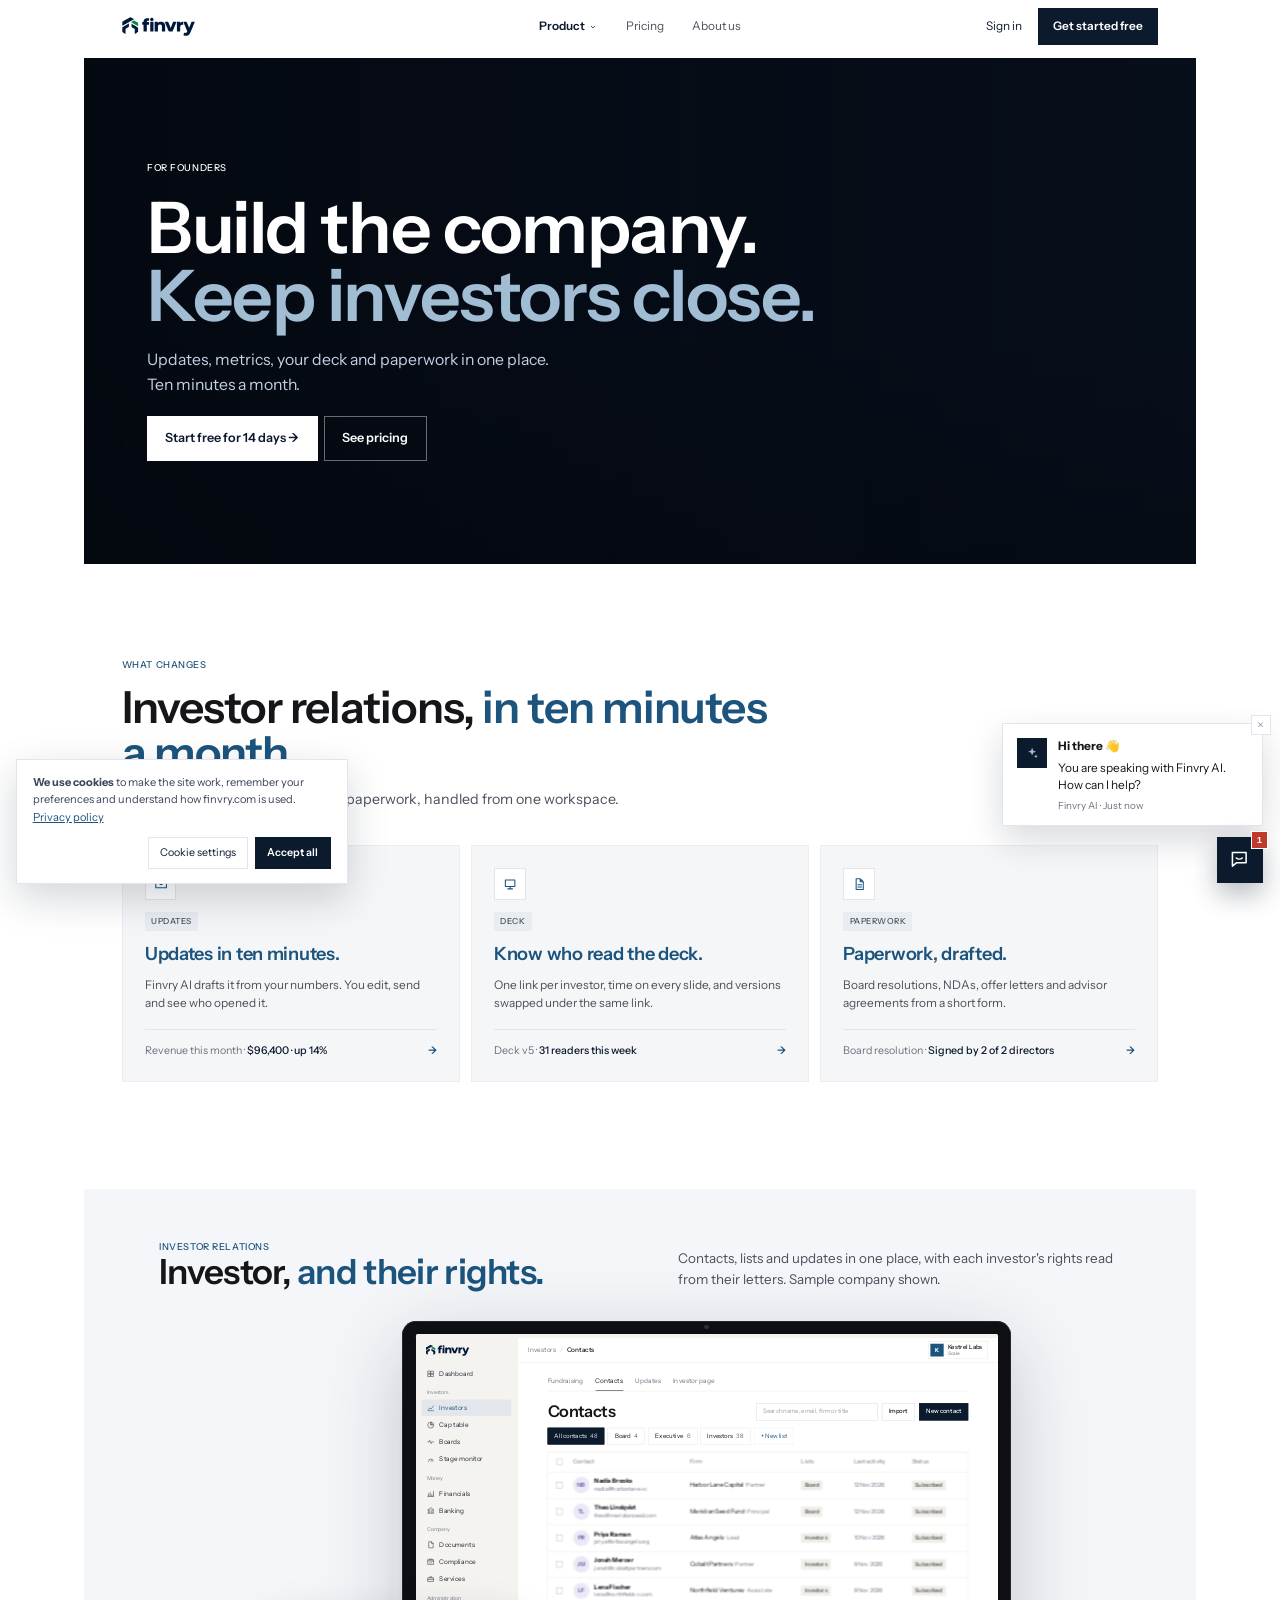
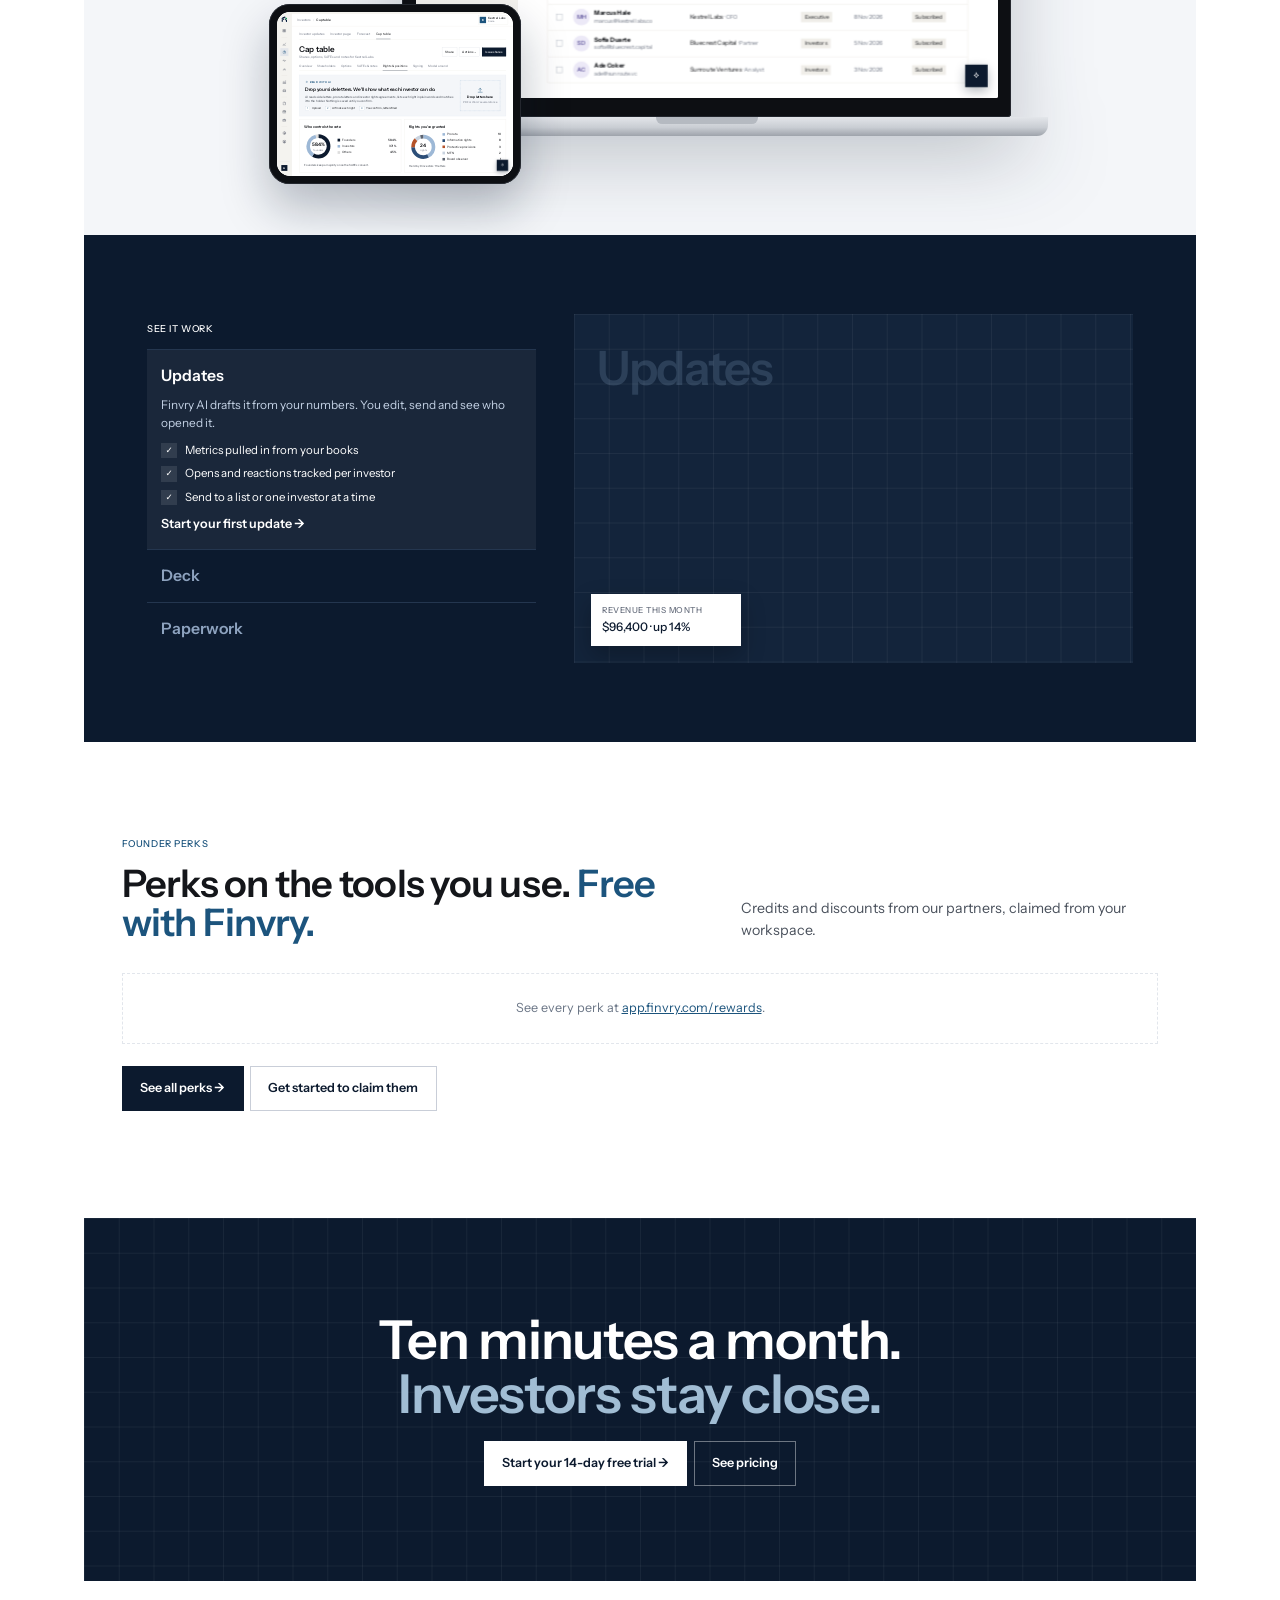
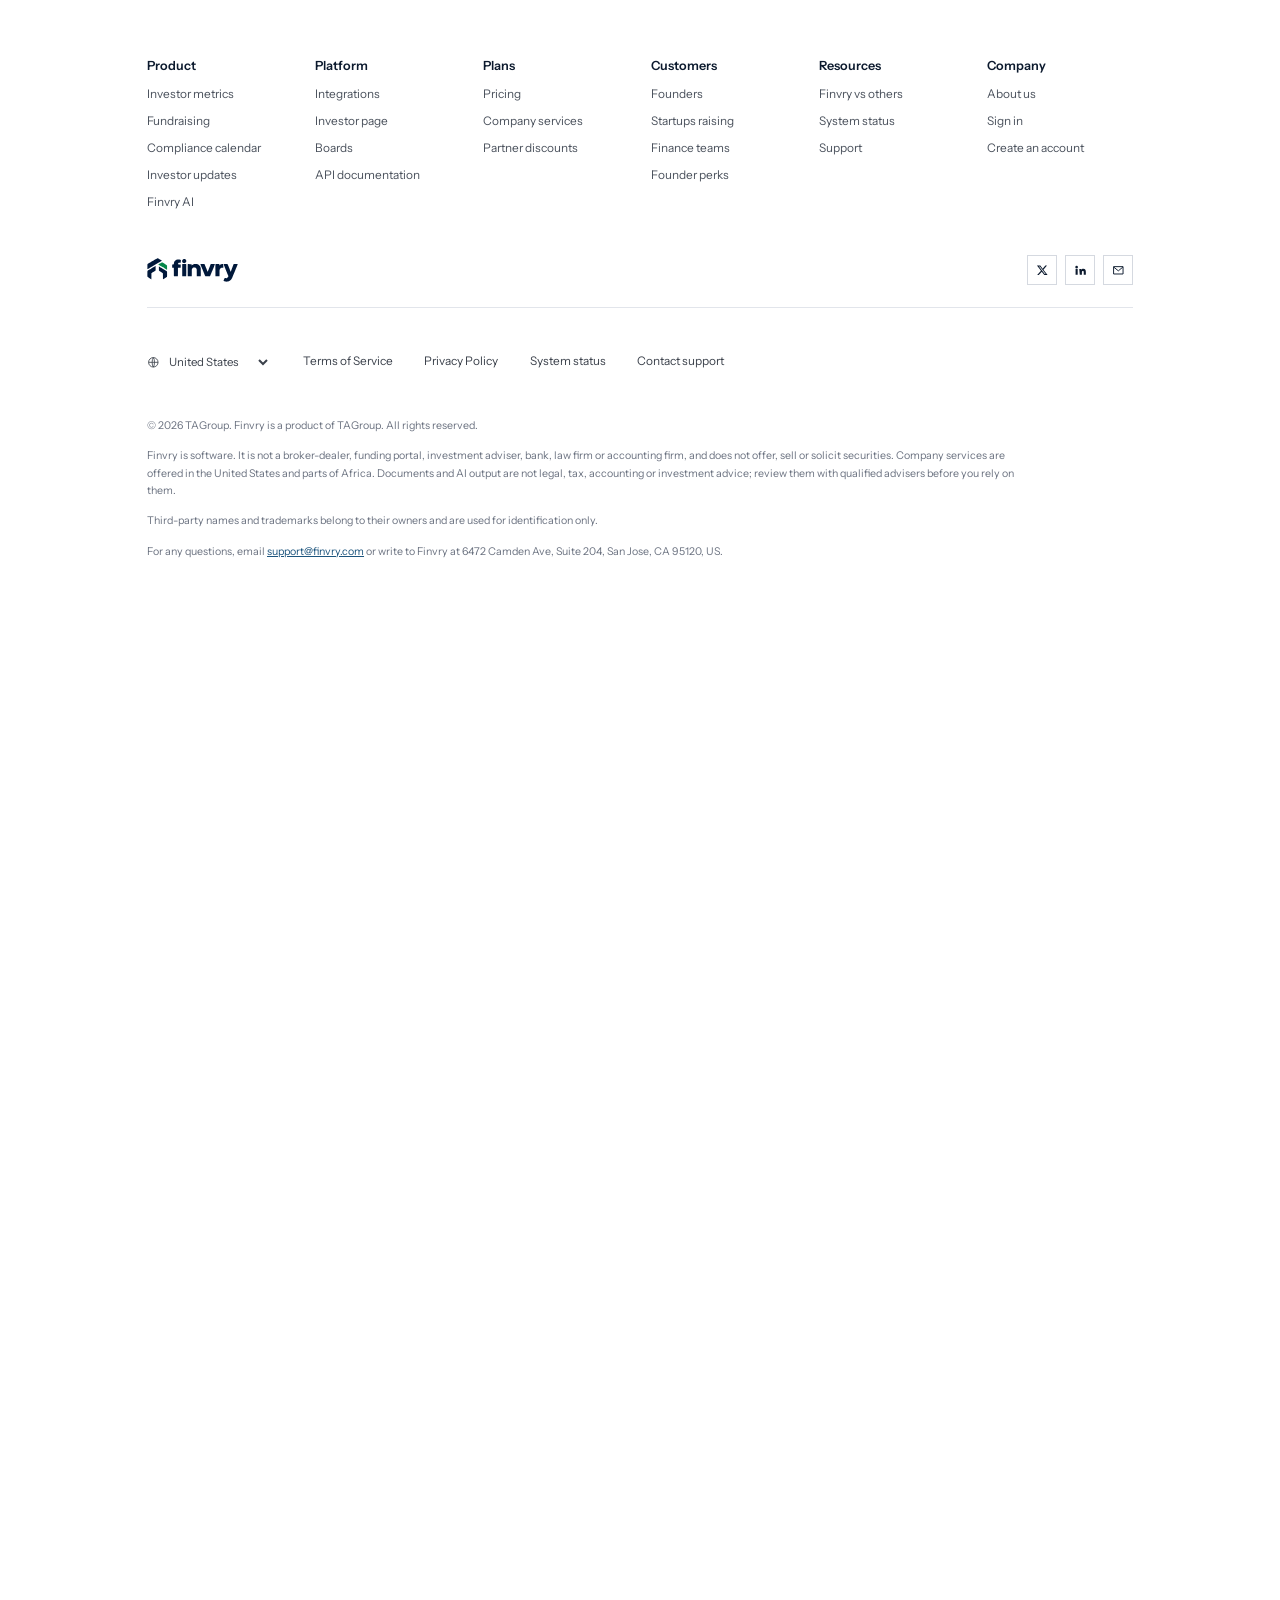
<file: founders/index.html>
<!doctype html>
<html lang="en" style="zoom: .79;">
<head>
<meta charset="utf-8"><meta name="viewport" content="width=device-width, initial-scale=1">
<title>Finvry for founders</title><meta name="description" content="Run the investor side of your company in minutes a month.">
<meta property="og:title" content="Finvry for founders"><meta property="og:description" content="Run the investor side of your company in minutes a month."><meta name="theme-color" content="#0c1a2e">
<script>(function(){var p=location.pathname;if(/\/index\.html$/.test(p))history.replaceState(null,'',p.replace(/index\.html$/,'')+location.search+location.hash)})()</script>
<link rel="canonical" href="https://finvry.com/founders/">
<link rel="icon" href="/favicon.svg" type="image/svg+xml">
<link rel="icon" href="/favicon-32.png" sizes="32x32" type="image/png">
<link rel="apple-touch-icon" href="/apple-touch-icon.png">
<meta property="og:image" content="https://finvry.com/og.png">
<link rel="preconnect" href="https://fonts.googleapis.com"><link rel="preconnect" href="https://fonts.gstatic.com" crossorigin>
<link href="https://fonts.googleapis.com/css2?family=Instrument+Sans:wght@400;500;600&display=swap" rel="stylesheet">
<link rel="stylesheet" href="/styles.css?v=8ae72ee6">
<link rel="stylesheet" href="/site.css?v=1bfb2715">
<script src="/site.js?v=b5933740" defer></script>
</head>
<body class="f"><header class="f-hd"><div class="f-w">
  <a class="f-brand" href="/" aria-label="Finvry home"><img src="/finvry-logo.svg" alt="Finvry"></a>
  <nav class="f-nav" aria-label="Main"><div class="f-dd"><button type="button" class="f-ddb on" aria-expanded="false" aria-haspopup="true">Product<svg width="10" height="10" viewBox="0 0 24 24" aria-hidden="true"><path d="m6 9 6 6 6-6" fill="none" stroke="currentColor" stroke-width="2.4"/></svg></button><div class="f-ddm"><a href="/founders/"><i><svg viewBox="0 0 24 24" aria-hidden="true"><path d="M12 12a4 4 0 1 0 0-8 4 4 0 0 0 0 8zM4 21c0-4 3.6-6.5 8-6.5s8 2.5 8 6.5" fill="none" stroke="currentColor" stroke-width="1.8" stroke-linecap="round" stroke-linejoin="round"/></svg></i><span><b>Founders</b><em>Updates, deck and paperwork</em></span></a><a href="/startups-raising/"><i><svg viewBox="0 0 24 24" aria-hidden="true"><path d="M4 18l5-6 4 3 7-9M15 6h5v5" fill="none" stroke="currentColor" stroke-width="1.8" stroke-linecap="round" stroke-linejoin="round"/></svg></i><span><b>Startups raising</b><em>Pipeline, data room and SAFEs</em></span></a><a href="/finance-teams/"><i><svg viewBox="0 0 24 24" aria-hidden="true"><path d="M4 19V9M10 19V5M16 19v-7M22 19H2" fill="none" stroke="currentColor" stroke-width="1.8" stroke-linecap="round" stroke-linejoin="round"/></svg></i><span><b>Finance teams</b><em>Books, statements and boards</em></span></a><a href="/compare/"><i><svg viewBox="0 0 24 24" aria-hidden="true"><path d="M7 4v16M17 4v16M3 8l4-4 4 4M13 16l4 4 4-4" fill="none" stroke="currentColor" stroke-width="1.8" stroke-linecap="round" stroke-linejoin="round"/></svg></i><span><b>Finvry vs others</b><em>How Finvry compares</em></span></a></div></div><a href="/pricing/">Pricing</a><a href="/about/">About us</a></nav>
  <div class="f-hda"><a class="si" href="https://app.finvry.com/login">Sign in</a><a class="f-btn dk" href="https://app.finvry.com/start">Get started free</a>
  <button type="button" class="f-mb" aria-label="Menu" aria-expanded="false" aria-controls="f-mm"><svg width="18" height="18" viewBox="0 0 24 24" aria-hidden="true"><path d="M4 7h16M4 12h16M4 17h16" fill="none" stroke="currentColor" stroke-width="1.8"/></svg></button></div>
</div><div class="f-mm" id="f-mm" hidden><span class="f-mml">Product</span><a href="/founders/">Founders</a><a href="/startups-raising/">Startups raising</a><a href="/finance-teams/">Finance teams</a><a href="/compare/">Finvry vs others</a><a href="/pricing/">Pricing</a><a href="/about/">About us</a><a href="https://app.finvry.com/login">Sign in</a><a class="f-btn dk" href="https://app.finvry.com/start">Get started free</a></div></header><main><section class="f-inset" style="padding-top:6px"><div class="f-box f-navy">
  <video class="f-vid" autoplay muted loop playsinline preload="metadata" aria-hidden="true"><source src="https://pub-4af29fd81be44e49861e29c7da302f4a.r2.dev/founder-hero.mp4" type="video/mp4"></video><div class="f-scrim"></div>
  <div class="f-hero"><div class="f-herocol"><p class="f-lab">For founders</p><h1 class="f-h1" style="max-width:900px">Build the company. <span class="f-emd">Keep investors close.</span></h1>
  <p class="f-sub">Updates, metrics, your deck and paperwork in one place. Ten minutes a month.</p><div class="f-acts"><a class="f-btn lt" href="https://app.finvry.com/start">Start free for 14 days →</a><a class="f-btn ln" href="/pricing/">See pricing</a></div></div></div>
</div></section>
<section class="f-sec"><div class="f-w"><div class="f-head"><p class="f-lab">What changes</p><h2 class="f-h2">Investor relations, <span class="f-em">in ten minutes a month.</span></h2><p class="f-sub">Updates, your deck and company paperwork, handled from one workspace.</p></div><div class="f-cols3"><a class="f-card" href="https://app.finvry.com/start"><span class="f-ico"><svg viewBox="0 0 24 24" aria-hidden="true"><path d="M3 6h18v12H3zM3 7l9 6 9-6" fill="none" stroke="currentColor" stroke-width="1.8" stroke-linecap="round" stroke-linejoin="round"/></svg></span><span class="f-tag">Updates</span>
<span class="t">Updates in ten minutes.</span><span class="d">Finvry AI drafts it from your numbers. You edit, send and see who opened it.</span><span class="ft"><span>Revenue this month · <b>$96,400 · up 14%</b></span><i>→</i></span></a><a class="f-card" href="https://app.finvry.com/start"><span class="f-ico"><svg viewBox="0 0 24 24" aria-hidden="true"><path d="M4 5h16v11H4zM8 20h8M12 16v4" fill="none" stroke="currentColor" stroke-width="1.8" stroke-linecap="round" stroke-linejoin="round"/></svg></span><span class="f-tag">Deck</span>
<span class="t">Know who read the deck.</span><span class="d">One link per investor, time on every slide, and versions swapped under the same link.</span><span class="ft"><span>Deck v5 · <b>31 readers this week</b></span><i>→</i></span></a><a class="f-card" href="https://app.finvry.com/start"><span class="f-ico"><svg viewBox="0 0 24 24" aria-hidden="true"><path d="M7 3h7l5 5v13H7zM14 3v5h5M10 13h6M10 17h6" fill="none" stroke="currentColor" stroke-width="1.8" stroke-linecap="round" stroke-linejoin="round"/></svg></span><span class="f-tag">Paperwork</span>
<span class="t">Paperwork, drafted.</span><span class="d">Board resolutions, NDAs, offer letters and advisor agreements from a short form.</span><span class="ft"><span>Board resolution · <b>Signed by 2 of 2 directors</b></span><i>→</i></span></a></div></div></section>
<section class="f-dev"><div class="f-box"><div class="f-devhead"><div><p class="f-lab">Investor relations</p><h2 class="f-h2">Investor, <span class="f-em">and their rights.</span></h2></div><p class="f-sub">Contacts, lists and updates in one place, with each investor's rights read from their letters. Sample company shown.</p></div><div class="dv-pair left"><div class="dv-mac"><div class="dv-lid"><span class="dv-cam"></span><div class="dv-scr" data-w="1440" data-h="900"><div class="dv-in on"><div class="ap" aria-hidden="true"><aside class="ap-side"><img src="/finvry-logo.svg" alt="" class="ap-logo"><nav><span class="ap-nv"><svg width="20" height="20" viewBox="0 0 24 24" aria-hidden="true"><path d="M4 4h7v7H4zM13 4h7v7h-7zM4 13h7v7H4zM13 13h7v7h-7z" fill="none" stroke="currentColor" stroke-width="1.7" stroke-linecap="round" stroke-linejoin="round"/></svg><span>Dashboard</span></span><p class="ap-grp">Investors</p><span class="ap-nv on"><svg width="20" height="20" viewBox="0 0 24 24" aria-hidden="true"><path d="M4 19l5-6 4 3 7-9M4 21h16" fill="none" stroke="currentColor" stroke-width="1.7" stroke-linecap="round" stroke-linejoin="round"/></svg><span>Investors</span></span><span class="ap-nv"><svg width="20" height="20" viewBox="0 0 24 24" aria-hidden="true"><path d="M12 3a9 9 0 1 0 9 9h-9zM14 3.3A9 9 0 0 1 20.7 10H14z" fill="none" stroke="currentColor" stroke-width="1.7" stroke-linecap="round" stroke-linejoin="round"/></svg><span>Cap table</span></span><span class="ap-nv"><svg width="20" height="20" viewBox="0 0 24 24" aria-hidden="true"><path d="M3 12h4l2-5 4 10 2-5h6" fill="none" stroke="currentColor" stroke-width="1.7" stroke-linecap="round" stroke-linejoin="round"/></svg><span>Boards</span></span><span class="ap-nv"><svg width="20" height="20" viewBox="0 0 24 24" aria-hidden="true"><path d="M5 18a7 7 0 1 1 14 0M12 18l3-5" fill="none" stroke="currentColor" stroke-width="1.7" stroke-linecap="round" stroke-linejoin="round"/></svg><span>Stage monitor</span></span><p class="ap-grp">Money</p><span class="ap-nv"><svg width="20" height="20" viewBox="0 0 24 24" aria-hidden="true"><path d="M5 20V12M10 20V8M15 20v-6M20 20V5M3 20h18" fill="none" stroke="currentColor" stroke-width="1.7" stroke-linecap="round" stroke-linejoin="round"/></svg><span>Financials</span></span><span class="ap-nv"><svg width="20" height="20" viewBox="0 0 24 24" aria-hidden="true"><path d="M3 10l9-6 9 6M5 10v8M9 10v8M15 10v8M19 10v8M3 20h18" fill="none" stroke="currentColor" stroke-width="1.7" stroke-linecap="round" stroke-linejoin="round"/></svg><span>Banking</span></span><p class="ap-grp">Company</p><span class="ap-nv"><svg width="20" height="20" viewBox="0 0 24 24" aria-hidden="true"><path d="M7 3h7l5 5v13H7zM14 3v5h5" fill="none" stroke="currentColor" stroke-width="1.7" stroke-linecap="round" stroke-linejoin="round"/></svg><span>Documents</span></span><span class="ap-nv"><svg width="20" height="20" viewBox="0 0 24 24" aria-hidden="true"><path d="M4 6h16v14H4zM4 10h16M9 3v4M15 3v4M9 15l2 2 4-4" fill="none" stroke="currentColor" stroke-width="1.7" stroke-linecap="round" stroke-linejoin="round"/></svg><span>Compliance</span></span><span class="ap-nv"><svg width="20" height="20" viewBox="0 0 24 24" aria-hidden="true"><path d="M4 8h16v11H4zM9 8V5h6v3M4 13h16" fill="none" stroke="currentColor" stroke-width="1.7" stroke-linecap="round" stroke-linejoin="round"/></svg><span>Services</span></span><p class="ap-grp">Administration</p><span class="ap-nv"><svg width="20" height="20" viewBox="0 0 24 24" aria-hidden="true"><path d="M12 15a3 3 0 1 0 0-6 3 3 0 0 0 0 6zM19 12a7 7 0 0 0-.1-1.2l2-1.5-2-3.4-2.3.9a7 7 0 0 0-2.1-1.2L14 3h-4l-.5 2.6a7 7 0 0 0-2.1 1.2l-2.3-.9-2 3.4 2 1.5A7 7 0 0 0 5 12c0 .4 0 .8.1 1.2l-2 1.5 2 3.4 2.3-.9a7 7 0 0 0 2.1 1.2L10 21h4l.5-2.6a7 7 0 0 0 2.1-1.2l2.3.9 2-3.4-2-1.5c.1-.4.1-.8.1-1.2z" fill="none" stroke="currentColor" stroke-width="1.7" stroke-linecap="round" stroke-linejoin="round"/></svg><span>Settings</span></span><span class="ap-nv"><svg width="20" height="20" viewBox="0 0 24 24" aria-hidden="true"><path d="M12 21a9 9 0 1 0 0-18 9 9 0 0 0 0 18zM12 15.5a3.5 3.5 0 1 0 0-7 3.5 3.5 0 0 0 0 7zM6 6l3.5 3.5M14.5 14.5 18 18M18 6l-3.5 3.5M9.5 14.5 6 18" fill="none" stroke="currentColor" stroke-width="1.7" stroke-linecap="round" stroke-linejoin="round"/></svg><span>Help & support</span></span></nav><div class="ap-foot"><span class="ap-me"><b>A</b><span>amara@kestrellabs.co</span></span><span class="ap-nv"><svg width="20" height="20" viewBox="0 0 24 24" aria-hidden="true"><path d="M9 4H5v16h4M16 8l4 4-4 4M20 12H10" fill="none" stroke="currentColor" stroke-width="1.7" stroke-linecap="round" stroke-linejoin="round"/></svg><span>Sign out</span></span></div></aside>
<div class="ap-main"><div class="ap-top"><span class="ap-crumb"><span>Investors</span><i>/</i><b>Contacts</b></span><span class="ap-org"><b>K</b><span><strong>Kestrel Labs</strong><em>Scale</em></span></span></div>
<div class="ap-body"><div class="ap-tabs"><span>Fundraising</span><span class=on>Contacts</span><span>Updates</span><span>Investor page</span></div>
<div class="ap-hrow"><h1>Contacts</h1><span class="ap-btns"><span class="ap-search">Search name, email, firm or title</span><span class="ap-b">Import</span><span class="ap-b dk">New contact</span></span></div>
<div class="ap-chips"><span class="on">All contacts <em>48</em></span><span>Board <em>4</em></span><span>Executive <em>6</em></span><span>Investors <em>38</em></span><span class="add">+ New list</span></div>
<div class="ap-card ap-ctbl"><div class="ap-cr th"><i class="cb"></i><span>Contact</span><span>Firm</span><span>Lists</span><span>Last activity</span><span>Status</span></div><div class="ap-cr"><i class="cb"></i><span class="who"><span class="av">NB</span><span><b>Nadia Brooks</b><em>nadia@harborlane.vc</em></span></span><span class="firm">Harbor Lane Capital<em> · Partner</em></span><span><i class="ap-tag">Board</i></span><span class="ap-mute">12 Nov 2026</span><span><i class="ap-tag">Subscribed</i></span></div><div class="ap-cr"><i class="cb"></i><span class="who"><span class="av">TL</span><span><b>Theo Lindqvist</b><em>theo@meridianseed.com</em></span></span><span class="firm">Meridian Seed Fund<em> · Principal</em></span><span><i class="ap-tag">Board</i></span><span class="ap-mute">12 Nov 2026</span><span><i class="ap-tag">Subscribed</i></span></div><div class="ap-cr"><i class="cb"></i><span class="who"><span class="av">PR</span><span><b>Priya Raman</b><em>priya@atlasangels.org</em></span></span><span class="firm">Atlas Angels<em> · Lead</em></span><span><i class="ap-tag">Investors</i></span><span class="ap-mute">10 Nov 2026</span><span><i class="ap-tag">Subscribed</i></span></div><div class="ap-cr"><i class="cb"></i><span class="who"><span class="av">JM</span><span><b>Jonah Mercer</b><em>jonah@cobaltpartners.com</em></span></span><span class="firm">Cobalt Partners<em> · Partner</em></span><span><i class="ap-tag">Investors</i></span><span class="ap-mute">9 Nov 2026</span><span><i class="ap-tag">Subscribed</i></span></div><div class="ap-cr"><i class="cb"></i><span class="who"><span class="av">LF</span><span><b>Lena Fischer</b><em>lena@northfieldvc.com</em></span></span><span class="firm">Northfield Ventures<em> · Associate</em></span><span><i class="ap-tag">Investors</i></span><span class="ap-mute">9 Nov 2026</span><span><i class="ap-tag">Subscribed</i></span></div><div class="ap-cr"><i class="cb"></i><span class="who"><span class="av">MH</span><span><b>Marcus Hale</b><em>marcus@kestrellabs.co</em></span></span><span class="firm">Kestrel Labs<em> · CFO</em></span><span><i class="ap-tag">Executive</i></span><span class="ap-mute">8 Nov 2026</span><span><i class="ap-tag">Subscribed</i></span></div><div class="ap-cr"><i class="cb"></i><span class="who"><span class="av">SD</span><span><b>Sofia Duarte</b><em>sofia@bluecrest.capital</em></span></span><span class="firm">Bluecrest Capital<em> · Partner</em></span><span><i class="ap-tag">Investors</i></span><span class="ap-mute">5 Nov 2026</span><span><i class="ap-tag">Subscribed</i></span></div><div class="ap-cr"><i class="cb"></i><span class="who"><span class="av">AC</span><span><b>Ade Coker</b><em>ade@sunroute.vc</em></span></span><span class="firm">Sunroute Ventures<em> · Analyst</em></span><span><i class="ap-tag">Investors</i></span><span class="ap-mute">3 Nov 2026</span><span><i class="ap-tag">Subscribed</i></span></div></div></div></div><span class="ap-ai"><svg width="22" height="22" viewBox="0 0 24 24" aria-hidden="true"><path d="M12 3l1.8 4.7L18.5 9.5l-4.7 1.8L12 16l-1.8-4.7L5.5 9.5l4.7-1.8z" fill="none" stroke="currentColor" stroke-width="1.7" stroke-linecap="round" stroke-linejoin="round"/></svg></span></div></div><div class="dv-in"><div class="ap" aria-hidden="true"><aside class="ap-side"><img src="/finvry-logo.svg" alt="" class="ap-logo"><nav><span class="ap-nv"><svg width="20" height="20" viewBox="0 0 24 24" aria-hidden="true"><path d="M4 4h7v7H4zM13 4h7v7h-7zM4 13h7v7H4zM13 13h7v7h-7z" fill="none" stroke="currentColor" stroke-width="1.7" stroke-linecap="round" stroke-linejoin="round"/></svg><span>Dashboard</span></span><p class="ap-grp">Investors</p><span class="ap-nv on"><svg width="20" height="20" viewBox="0 0 24 24" aria-hidden="true"><path d="M4 19l5-6 4 3 7-9M4 21h16" fill="none" stroke="currentColor" stroke-width="1.7" stroke-linecap="round" stroke-linejoin="round"/></svg><span>Investors</span></span><span class="ap-nv"><svg width="20" height="20" viewBox="0 0 24 24" aria-hidden="true"><path d="M12 3a9 9 0 1 0 9 9h-9zM14 3.3A9 9 0 0 1 20.7 10H14z" fill="none" stroke="currentColor" stroke-width="1.7" stroke-linecap="round" stroke-linejoin="round"/></svg><span>Cap table</span></span><span class="ap-nv"><svg width="20" height="20" viewBox="0 0 24 24" aria-hidden="true"><path d="M3 12h4l2-5 4 10 2-5h6" fill="none" stroke="currentColor" stroke-width="1.7" stroke-linecap="round" stroke-linejoin="round"/></svg><span>Boards</span></span><span class="ap-nv"><svg width="20" height="20" viewBox="0 0 24 24" aria-hidden="true"><path d="M5 18a7 7 0 1 1 14 0M12 18l3-5" fill="none" stroke="currentColor" stroke-width="1.7" stroke-linecap="round" stroke-linejoin="round"/></svg><span>Stage monitor</span></span><p class="ap-grp">Money</p><span class="ap-nv"><svg width="20" height="20" viewBox="0 0 24 24" aria-hidden="true"><path d="M5 20V12M10 20V8M15 20v-6M20 20V5M3 20h18" fill="none" stroke="currentColor" stroke-width="1.7" stroke-linecap="round" stroke-linejoin="round"/></svg><span>Financials</span></span><span class="ap-nv"><svg width="20" height="20" viewBox="0 0 24 24" aria-hidden="true"><path d="M3 10l9-6 9 6M5 10v8M9 10v8M15 10v8M19 10v8M3 20h18" fill="none" stroke="currentColor" stroke-width="1.7" stroke-linecap="round" stroke-linejoin="round"/></svg><span>Banking</span></span><p class="ap-grp">Company</p><span class="ap-nv"><svg width="20" height="20" viewBox="0 0 24 24" aria-hidden="true"><path d="M7 3h7l5 5v13H7zM14 3v5h5" fill="none" stroke="currentColor" stroke-width="1.7" stroke-linecap="round" stroke-linejoin="round"/></svg><span>Documents</span></span><span class="ap-nv"><svg width="20" height="20" viewBox="0 0 24 24" aria-hidden="true"><path d="M4 6h16v14H4zM4 10h16M9 3v4M15 3v4M9 15l2 2 4-4" fill="none" stroke="currentColor" stroke-width="1.7" stroke-linecap="round" stroke-linejoin="round"/></svg><span>Compliance</span></span><span class="ap-nv"><svg width="20" height="20" viewBox="0 0 24 24" aria-hidden="true"><path d="M4 8h16v11H4zM9 8V5h6v3M4 13h16" fill="none" stroke="currentColor" stroke-width="1.7" stroke-linecap="round" stroke-linejoin="round"/></svg><span>Services</span></span><p class="ap-grp">Administration</p><span class="ap-nv"><svg width="20" height="20" viewBox="0 0 24 24" aria-hidden="true"><path d="M12 15a3 3 0 1 0 0-6 3 3 0 0 0 0 6zM19 12a7 7 0 0 0-.1-1.2l2-1.5-2-3.4-2.3.9a7 7 0 0 0-2.1-1.2L14 3h-4l-.5 2.6a7 7 0 0 0-2.1 1.2l-2.3-.9-2 3.4 2 1.5A7 7 0 0 0 5 12c0 .4 0 .8.1 1.2l-2 1.5 2 3.4 2.3-.9a7 7 0 0 0 2.1 1.2L10 21h4l.5-2.6a7 7 0 0 0 2.1-1.2l2.3.9 2-3.4-2-1.5c.1-.4.1-.8.1-1.2z" fill="none" stroke="currentColor" stroke-width="1.7" stroke-linecap="round" stroke-linejoin="round"/></svg><span>Settings</span></span><span class="ap-nv"><svg width="20" height="20" viewBox="0 0 24 24" aria-hidden="true"><path d="M12 21a9 9 0 1 0 0-18 9 9 0 0 0 0 18zM12 15.5a3.5 3.5 0 1 0 0-7 3.5 3.5 0 0 0 0 7zM6 6l3.5 3.5M14.5 14.5 18 18M18 6l-3.5 3.5M9.5 14.5 6 18" fill="none" stroke="currentColor" stroke-width="1.7" stroke-linecap="round" stroke-linejoin="round"/></svg><span>Help & support</span></span></nav><div class="ap-foot"><span class="ap-me"><b>A</b><span>amara@kestrellabs.co</span></span><span class="ap-nv"><svg width="20" height="20" viewBox="0 0 24 24" aria-hidden="true"><path d="M9 4H5v16h4M16 8l4 4-4 4M20 12H10" fill="none" stroke="currentColor" stroke-width="1.7" stroke-linecap="round" stroke-linejoin="round"/></svg><span>Sign out</span></span></div></aside>
<div class="ap-main"><div class="ap-top"><span class="ap-crumb"><span>Investors</span><i>/</i><b>Fundraising</b></span><span class="ap-org"><b>K</b><span><strong>Kestrel Labs</strong><em>Scale</em></span></span></div>
<div class="ap-body"><div class="ap-tabs"><span class=on>Fundraising</span><span>Contacts</span><span>Updates</span><span>Investor page</span></div>
<div class="ap-hrow"><h1>Fundraising</h1><span class="ap-btns"><span class="ap-b">Share data room</span><span class="ap-b dk">Create a SAFE</span></span></div>
<div class="ap-tabs sm"><span class=on>Overview</span><span>Pipelines</span><span>Find investors & grants</span><span>Data room</span><span>Deal memo</span><span>SAFEs</span><span>NDAs</span></div>
<div class="ap-card ap-pipes"><div class="ap-hrow"><span><em class="ap-mute">3 pipelines</em><p class="ap-tot"><b>$2,540,000</b> committed of $3,500,000 · $1,950,000 closed</p></span><span class="ap-b">All pipelines</span></div><div class="ap-pp"><span><b>Seed Round</b><em>SAFE · $12,000,000 cap · close 31 Mar</em></span><span><span class="ap-pb"><i style="width:76%"></i><i class="lt" style="width:0%"></i></span><em>$1,900,000 committed of $2,500,000 · 76%</em></span><span class="r"><b>5 in play</b><em>$1,400,000 closed</em></span></div><div class="ap-pp"><span><b>Angel Round</b><em>SAFE · $8,000,000 cap · closed</em></span><span><span class="ap-pb"><i style="width:100%"></i><i class="lt" style="width:0%"></i></span><em>$550,000 committed of $500,000 · 100%</em></span><span class="r"><b>0 in play</b><em>$550,000 closed</em></span></div><div class="ap-pp"><span><b>Grant applications</b><em>Non-dilutive · close 30 Jun</em></span><span><span class="ap-pb"><i style="width:18%"></i><i class="lt" style="width:12%"></i></span><em>$90,000 committed of $500,000 · 18%</em></span><span class="r"><b>3 in play</b><em>$0 closed</em></span></div></div>
<div class="ap-kpis"><div class="ap-kpi "><span class="ap-ki"><svg width="22" height="22" viewBox="0 0 24 24" aria-hidden="true"><path d="M9 11a3 3 0 1 0 0-6 3 3 0 0 0 0 6zM3 20c0-3 2.7-5 6-5s6 2 6 5M16 11a3 3 0 1 0 0-6M18 15c2 .6 3 2.3 3 5" fill="none" stroke="currentColor" stroke-width="1.7" stroke-linecap="round" stroke-linejoin="round"/></svg></span><span><em>Investors in play</em><b class="">8</b></span></div><div class="ap-kpi "><span class="ap-ki"><svg width="22" height="22" viewBox="0 0 24 24" aria-hidden="true"><path d="M7 3h7l5 5v13H7zM14 3v5h5M10 13h6M10 17h6" fill="none" stroke="currentColor" stroke-width="1.7" stroke-linecap="round" stroke-linejoin="round"/></svg></span><span><em>Data room files</em><b class="">64</b><small>2 data rooms</small></span></div><div class="ap-kpi "><span class="ap-ki"><svg width="22" height="22" viewBox="0 0 24 24" aria-hidden="true"><path d="M6 19V13M11 19V9M16 19v-4M4 21h16" fill="none" stroke="currentColor" stroke-width="1.7" stroke-linecap="round" stroke-linejoin="round"/></svg></span><span><em>Data room views</em><b class="">212</b></span></div><div class="ap-kpi "><span class="ap-ki"><svg width="22" height="22" viewBox="0 0 24 24" aria-hidden="true"><path d="M12 21a9 9 0 1 0 0-18 9 9 0 0 0 0 18zM12 7v5l3 2" fill="none" stroke="currentColor" stroke-width="1.7" stroke-linecap="round" stroke-linejoin="round"/></svg></span><span><em>Time spent</em><b class="">3 h 20 min</b></span></div></div>
<div class="ap-g2 w"><div class="ap-card"><div class="ap-hrow"><h3>Recent data room activity</h3><em class="ap-mute">4 people this week</em></div><div class="ap-act"><span class="av">H</span><span><b>partner@harborlane.vc</b><em>Opened 14 files via Investor page · 22 min in total</em><span class="ap-files"><i>Financials 2026</i><i>Cap table</i><i>Deck v5</i></span></span><em>2 h ago</em></div></div>
<div class="ap-card"><h3>Next steps</h3><div class="ap-ns on"><b>Find investors and grants</b><em>Matched to your stage and sector</em></div><div class="ap-ns"><b>Send the Q3 update</b><em>Drafted from your numbers</em></div></div></div></div></div><span class="ap-ai"><svg width="22" height="22" viewBox="0 0 24 24" aria-hidden="true"><path d="M12 3l1.8 4.7L18.5 9.5l-4.7 1.8L12 16l-1.8-4.7L5.5 9.5l4.7-1.8z" fill="none" stroke="currentColor" stroke-width="1.7" stroke-linecap="round" stroke-linejoin="round"/></svg></span></div></div></div></div><div class="dv-base"><i></i></div></div><div class="dv-tab"><div class="dv-ipad"><div class="dv-scr" data-w="1180" data-h="820"><div class="dv-in on"><div class="ap ap-c" aria-hidden="true"><aside class="ap-side"><img src="/finvry-mark.svg" alt="" class="ap-mark"><nav><span class="ap-nv"><svg width="20" height="20" viewBox="0 0 24 24" aria-hidden="true"><path d="M4 4h7v7H4zM13 4h7v7h-7zM4 13h7v7H4zM13 13h7v7h-7z" fill="none" stroke="currentColor" stroke-width="1.7" stroke-linecap="round" stroke-linejoin="round"/></svg></span><span class="ap-sep"></span><span class="ap-nv"><svg width="20" height="20" viewBox="0 0 24 24" aria-hidden="true"><path d="M4 19l5-6 4 3 7-9M4 21h16" fill="none" stroke="currentColor" stroke-width="1.7" stroke-linecap="round" stroke-linejoin="round"/></svg></span><span class="ap-nv on"><svg width="20" height="20" viewBox="0 0 24 24" aria-hidden="true"><path d="M12 3a9 9 0 1 0 9 9h-9zM14 3.3A9 9 0 0 1 20.7 10H14z" fill="none" stroke="currentColor" stroke-width="1.7" stroke-linecap="round" stroke-linejoin="round"/></svg></span><span class="ap-nv"><svg width="20" height="20" viewBox="0 0 24 24" aria-hidden="true"><path d="M3 12h4l2-5 4 10 2-5h6" fill="none" stroke="currentColor" stroke-width="1.7" stroke-linecap="round" stroke-linejoin="round"/></svg></span><span class="ap-nv"><svg width="20" height="20" viewBox="0 0 24 24" aria-hidden="true"><path d="M5 18a7 7 0 1 1 14 0M12 18l3-5" fill="none" stroke="currentColor" stroke-width="1.7" stroke-linecap="round" stroke-linejoin="round"/></svg></span><span class="ap-sep"></span><span class="ap-nv"><svg width="20" height="20" viewBox="0 0 24 24" aria-hidden="true"><path d="M5 20V12M10 20V8M15 20v-6M20 20V5M3 20h18" fill="none" stroke="currentColor" stroke-width="1.7" stroke-linecap="round" stroke-linejoin="round"/></svg></span><span class="ap-nv"><svg width="20" height="20" viewBox="0 0 24 24" aria-hidden="true"><path d="M3 10l9-6 9 6M5 10v8M9 10v8M15 10v8M19 10v8M3 20h18" fill="none" stroke="currentColor" stroke-width="1.7" stroke-linecap="round" stroke-linejoin="round"/></svg></span><span class="ap-sep"></span><span class="ap-nv"><svg width="20" height="20" viewBox="0 0 24 24" aria-hidden="true"><path d="M7 3h7l5 5v13H7zM14 3v5h5" fill="none" stroke="currentColor" stroke-width="1.7" stroke-linecap="round" stroke-linejoin="round"/></svg></span><span class="ap-nv"><svg width="20" height="20" viewBox="0 0 24 24" aria-hidden="true"><path d="M4 6h16v14H4zM4 10h16M9 3v4M15 3v4M9 15l2 2 4-4" fill="none" stroke="currentColor" stroke-width="1.7" stroke-linecap="round" stroke-linejoin="round"/></svg></span><span class="ap-nv"><svg width="20" height="20" viewBox="0 0 24 24" aria-hidden="true"><path d="M4 8h16v11H4zM9 8V5h6v3M4 13h16" fill="none" stroke="currentColor" stroke-width="1.7" stroke-linecap="round" stroke-linejoin="round"/></svg></span><span class="ap-sep"></span><span class="ap-nv"><svg width="20" height="20" viewBox="0 0 24 24" aria-hidden="true"><path d="M12 15a3 3 0 1 0 0-6 3 3 0 0 0 0 6zM19 12a7 7 0 0 0-.1-1.2l2-1.5-2-3.4-2.3.9a7 7 0 0 0-2.1-1.2L14 3h-4l-.5 2.6a7 7 0 0 0-2.1 1.2l-2.3-.9-2 3.4 2 1.5A7 7 0 0 0 5 12c0 .4 0 .8.1 1.2l-2 1.5 2 3.4 2.3-.9a7 7 0 0 0 2.1 1.2L10 21h4l.5-2.6a7 7 0 0 0 2.1-1.2l2.3.9 2-3.4-2-1.5c.1-.4.1-.8.1-1.2z" fill="none" stroke="currentColor" stroke-width="1.7" stroke-linecap="round" stroke-linejoin="round"/></svg></span><span class="ap-nv"><svg width="20" height="20" viewBox="0 0 24 24" aria-hidden="true"><path d="M12 21a9 9 0 1 0 0-18 9 9 0 0 0 0 18zM12 15.5a3.5 3.5 0 1 0 0-7 3.5 3.5 0 0 0 0 7zM6 6l3.5 3.5M14.5 14.5 18 18M18 6l-3.5 3.5M9.5 14.5 6 18" fill="none" stroke="currentColor" stroke-width="1.7" stroke-linecap="round" stroke-linejoin="round"/></svg></span></nav><div class="ap-foot"><span class="ap-me"><b>A</b></span></div></aside>
<div class="ap-main"><div class="ap-top"><span class="ap-crumb"><span>Investors</span><i>/</i><b>Cap table</b></span><span class="ap-org"><b>K</b><span><strong>Kestrel Labs</strong><em>Scale</em></span></span></div>
<div class="ap-body"><div class="ap-tabs"><span>Investor updates</span><span>Investor page</span><span>Forecast</span><span class=on>Cap table</span></div>
<div class="ap-hrow"><span><h1>Cap table</h1><p class="ap-sub">Shares, options, SAFEs and notes for Kestrel Labs.</p></span><span class="ap-btns"><span class="ap-b">Share</span><span class="ap-b">Actions ⌄</span><span class="ap-b dk">Issue shares</span></span></div>
<div class="ap-tabs sm"><span>Overview</span><span>Shareholders</span><span>Options</span><span>SAFEs & notes</span><span class=on>Rights & positions</span><span>Signing</span><span>Model a round</span><span>Valuation</span><span>Exit</span></div>
<div class="ap-drop"><span><p class="ap-k bl"><svg width="16" height="16" viewBox="0 0 24 24" aria-hidden="true"><path d="M12 3l1.8 4.7L18.5 9.5l-4.7 1.8L12 16l-1.8-4.7L5.5 9.5l4.7-1.8z" fill="none" stroke="currentColor" stroke-width="1.7" stroke-linecap="round" stroke-linejoin="round"/></svg> READ WITH AI</p><h2>Drop your side letters. We'll show what each investor can do.</h2><p>AI reads side letters, pro rata letters and investor rights agreements, lists each right in plain words and matches it to the holder. Nothing is saved until you confirm.</p>
<span class="ap-steps"><span><i>1</i>Upload</span><span><i>2</i>AI finds each right</span><span><i>3</i>You confirm, letters filed</span></span></span><span class="ap-dz"><svg width="30" height="30" viewBox="0 0 24 24" aria-hidden="true"><path d="M12 16V4M7 9l5-5 5 5M4 20h16" fill="none" stroke="currentColor" stroke-width="1.7" stroke-linecap="round" stroke-linejoin="round"/></svg><b>Drop letters here</b><em>PDF or Word · several at once</em></span></div>
<div class="ap-g3"><div class="ap-card"><h3>Who controls the vote</h3><div class="ap-dn"><span class="ap-donut" style="width:140px;height:140px"><svg viewBox="0 0 170 170"><circle cx="85" cy="85" r="62" fill="none" stroke="#0c1a2e" stroke-width="22" stroke-dasharray="227.50 389.56" stroke-dashoffset="0.00" transform="rotate(-90 85 85)"/><circle cx="85" cy="85" r="62" fill="none" stroke="#9db8d6" stroke-width="22" stroke-dasharray="144.53 389.56" stroke-dashoffset="-227.50" transform="rotate(-90 85 85)"/><circle cx="85" cy="85" r="62" fill="none" stroke="#dedede" stroke-width="22" stroke-dasharray="17.53 389.56" stroke-dashoffset="-372.03" transform="rotate(-90 85 85)"/></svg><span><b>58.4%</b><em>founders</em></span></span><div class="ap-leg"><span><i style="background:#0c1a2e"></i>Founders<b>58.4%</b></span><span><i style="background:#9db8d6"></i>Investors<b>37.1%</b></span><span><i style="background:#dedede"></i>Others<b>4.5%</b></span></div></div><p class="ap-p">Founders keep a majority once the SAFEs convert.</p></div>
<div class="ap-card"><h3>Rights you've granted</h3><div class="ap-dn"><span class="ap-donut" style="width:140px;height:140px"><svg viewBox="0 0 170 170"><circle cx="85" cy="85" r="62" fill="none" stroke="#9db8d6" stroke-width="22" stroke-dasharray="163.61 389.56" stroke-dashoffset="0.00" transform="rotate(-90 85 85)"/><circle cx="85" cy="85" r="62" fill="none" stroke="#2c4e78" stroke-width="22" stroke-dasharray="124.66 389.56" stroke-dashoffset="-163.61" transform="rotate(-90 85 85)"/><circle cx="85" cy="85" r="62" fill="none" stroke="#b5532a" stroke-width="22" stroke-dasharray="50.64 389.56" stroke-dashoffset="-288.27" transform="rotate(-90 85 85)"/><circle cx="85" cy="85" r="62" fill="none" stroke="#c9d3df" stroke-width="22" stroke-dasharray="31.16 389.56" stroke-dashoffset="-338.92" transform="rotate(-90 85 85)"/><circle cx="85" cy="85" r="62" fill="none" stroke="#5d6470" stroke-width="22" stroke-dasharray="19.48 389.56" stroke-dashoffset="-370.08" transform="rotate(-90 85 85)"/></svg><span><b>24</b><em>rights</em></span></span><div class="ap-leg"><span><i style="background:#9db8d6"></i>Pro rata<b>10</b></span><span><i style="background:#2c4e78"></i>Information rights<b>8</b></span><span><i style="background:#b5532a"></i>Protective provisions<b>3</b></span><span><i style="background:#c9d3df"></i>MFN<b>2</b></span><span><i style="background:#5d6470"></i>Board observer<b>1</b></span></div></div><p class="ap-p">Held by 9 investors · 11 letters</p></div>
<div class="ap-card"><h3>What to watch</h3><div class="ap-w"><em>PRO RATA</em><span>10 investors can buy into the next round before new investors.</span></div><div class="ap-w warn"><em>CAN BLOCK</em><span>Protective provisions: Harbor Lane Capital.</span></div></div></div></div></div><span class="ap-ai"><svg width="22" height="22" viewBox="0 0 24 24" aria-hidden="true"><path d="M12 3l1.8 4.7L18.5 9.5l-4.7 1.8L12 16l-1.8-4.7L5.5 9.5l4.7-1.8z" fill="none" stroke="currentColor" stroke-width="1.7" stroke-linecap="round" stroke-linejoin="round"/></svg></span></div></div><div class="dv-in"><div class="ap ap-c" aria-hidden="true"><aside class="ap-side"><img src="/finvry-mark.svg" alt="" class="ap-mark"><nav><span class="ap-nv"><svg width="20" height="20" viewBox="0 0 24 24" aria-hidden="true"><path d="M4 4h7v7H4zM13 4h7v7h-7zM4 13h7v7H4zM13 13h7v7h-7z" fill="none" stroke="currentColor" stroke-width="1.7" stroke-linecap="round" stroke-linejoin="round"/></svg></span><span class="ap-sep"></span><span class="ap-nv"><svg width="20" height="20" viewBox="0 0 24 24" aria-hidden="true"><path d="M4 19l5-6 4 3 7-9M4 21h16" fill="none" stroke="currentColor" stroke-width="1.7" stroke-linecap="round" stroke-linejoin="round"/></svg></span><span class="ap-nv on"><svg width="20" height="20" viewBox="0 0 24 24" aria-hidden="true"><path d="M12 3a9 9 0 1 0 9 9h-9zM14 3.3A9 9 0 0 1 20.7 10H14z" fill="none" stroke="currentColor" stroke-width="1.7" stroke-linecap="round" stroke-linejoin="round"/></svg></span><span class="ap-nv"><svg width="20" height="20" viewBox="0 0 24 24" aria-hidden="true"><path d="M3 12h4l2-5 4 10 2-5h6" fill="none" stroke="currentColor" stroke-width="1.7" stroke-linecap="round" stroke-linejoin="round"/></svg></span><span class="ap-nv"><svg width="20" height="20" viewBox="0 0 24 24" aria-hidden="true"><path d="M5 18a7 7 0 1 1 14 0M12 18l3-5" fill="none" stroke="currentColor" stroke-width="1.7" stroke-linecap="round" stroke-linejoin="round"/></svg></span><span class="ap-sep"></span><span class="ap-nv"><svg width="20" height="20" viewBox="0 0 24 24" aria-hidden="true"><path d="M5 20V12M10 20V8M15 20v-6M20 20V5M3 20h18" fill="none" stroke="currentColor" stroke-width="1.7" stroke-linecap="round" stroke-linejoin="round"/></svg></span><span class="ap-nv"><svg width="20" height="20" viewBox="0 0 24 24" aria-hidden="true"><path d="M3 10l9-6 9 6M5 10v8M9 10v8M15 10v8M19 10v8M3 20h18" fill="none" stroke="currentColor" stroke-width="1.7" stroke-linecap="round" stroke-linejoin="round"/></svg></span><span class="ap-sep"></span><span class="ap-nv"><svg width="20" height="20" viewBox="0 0 24 24" aria-hidden="true"><path d="M7 3h7l5 5v13H7zM14 3v5h5" fill="none" stroke="currentColor" stroke-width="1.7" stroke-linecap="round" stroke-linejoin="round"/></svg></span><span class="ap-nv"><svg width="20" height="20" viewBox="0 0 24 24" aria-hidden="true"><path d="M4 6h16v14H4zM4 10h16M9 3v4M15 3v4M9 15l2 2 4-4" fill="none" stroke="currentColor" stroke-width="1.7" stroke-linecap="round" stroke-linejoin="round"/></svg></span><span class="ap-nv"><svg width="20" height="20" viewBox="0 0 24 24" aria-hidden="true"><path d="M4 8h16v11H4zM9 8V5h6v3M4 13h16" fill="none" stroke="currentColor" stroke-width="1.7" stroke-linecap="round" stroke-linejoin="round"/></svg></span><span class="ap-sep"></span><span class="ap-nv"><svg width="20" height="20" viewBox="0 0 24 24" aria-hidden="true"><path d="M12 15a3 3 0 1 0 0-6 3 3 0 0 0 0 6zM19 12a7 7 0 0 0-.1-1.2l2-1.5-2-3.4-2.3.9a7 7 0 0 0-2.1-1.2L14 3h-4l-.5 2.6a7 7 0 0 0-2.1 1.2l-2.3-.9-2 3.4 2 1.5A7 7 0 0 0 5 12c0 .4 0 .8.1 1.2l-2 1.5 2 3.4 2.3-.9a7 7 0 0 0 2.1 1.2L10 21h4l.5-2.6a7 7 0 0 0 2.1-1.2l2.3.9 2-3.4-2-1.5c.1-.4.1-.8.1-1.2z" fill="none" stroke="currentColor" stroke-width="1.7" stroke-linecap="round" stroke-linejoin="round"/></svg></span><span class="ap-nv"><svg width="20" height="20" viewBox="0 0 24 24" aria-hidden="true"><path d="M12 21a9 9 0 1 0 0-18 9 9 0 0 0 0 18zM12 15.5a3.5 3.5 0 1 0 0-7 3.5 3.5 0 0 0 0 7zM6 6l3.5 3.5M14.5 14.5 18 18M18 6l-3.5 3.5M9.5 14.5 6 18" fill="none" stroke="currentColor" stroke-width="1.7" stroke-linecap="round" stroke-linejoin="round"/></svg></span></nav><div class="ap-foot"><span class="ap-me"><b>A</b></span></div></aside>
<div class="ap-main"><div class="ap-top"><span class="ap-crumb"><span>Investors</span><i>/</i><b>Cap table</b></span><span class="ap-org"><b>K</b><span><strong>Kestrel Labs</strong><em>Scale</em></span></span></div>
<div class="ap-body"><div class="ap-tabs"><span>Investor updates</span><span>Investor page</span><span>Forecast</span><span class=on>Cap table</span></div>
<div class="ap-hrow"><span><h1>Cap table</h1><p class="ap-sub">Shares, options, SAFEs and notes for Kestrel Labs.</p></span><span class="ap-btns"><span class="ap-b">Share</span><span class="ap-b">Actions ⌄</span><span class="ap-b dk">Issue shares</span></span></div>
<div class="ap-tabs sm"><span class=on>Overview</span><span>Shareholders</span><span>Options</span><span>SAFEs & notes</span><span>Rights & positions</span><span>Signing</span><span>Model a round</span><span>Valuation</span><span>Exit</span></div>
<div class="ap-kpis"><div class="ap-kpi "><span><em>Fully diluted shares</em><b class="">10,000,000</b><small>Issued, options and the open pool</small></span></div><div class="ap-kpi "><span><em>Shares issued</em><b class="">9,000,000</b><small>12 holders · 1 class</small></span></div><div class="ap-kpi "><span><em>Option pool left</em><b class="">420,000</b><small>1,000,000 reserved · 580,000 granted</small></span></div><div class="ap-kpi "><span><em>SAFEs and notes</em><b class="">$1.9M</b><small>8 outstanding · convert next round</small></span></div></div>
<div class="ap-g2 w"><div class="ap-card"><div class="ap-hrow"><h3>Ownership today</h3><em class="ap-mute">Fully diluted</em></div><div class="ap-dn"><span class="ap-donut" style="width:170px;height:170px"><svg viewBox="0 0 170 170"><circle cx="85" cy="85" r="62" fill="none" stroke="#0c1a2e" stroke-width="22" stroke-dasharray="264.90 389.56" stroke-dashoffset="0.00" transform="rotate(-90 85 85)"/><circle cx="85" cy="85" r="62" fill="none" stroke="#9db8d6" stroke-width="22" stroke-dasharray="85.70 389.56" stroke-dashoffset="-264.90" transform="rotate(-90 85 85)"/><circle cx="85" cy="85" r="62" fill="none" stroke="#4a6f97" stroke-width="22" stroke-dasharray="23.37 389.56" stroke-dashoffset="-350.60" transform="rotate(-90 85 85)"/><circle cx="85" cy="85" r="62" fill="none" stroke="#2c4e78" stroke-width="22" stroke-dasharray="15.58 389.56" stroke-dashoffset="-373.98" transform="rotate(-90 85 85)"/></svg><span><b>68%</b><em>founders</em></span></span><div class="ap-leg"><span><i style="background:#0c1a2e"></i>Founders<b>68% · 6.8M</b></span><span><i style="background:#9db8d6"></i>Investors<b>22% · 2.2M</b></span><span><i style="background:#4a6f97"></i>Options<b>6% · 580k</b></span><span><i style="background:#2c4e78"></i>Open pool<b>4% · 420k</b></span></div></div></div>
<div class="ap-card"><div class="ap-hrow"><h3>Once the SAFEs convert</h3><em class="ap-mute">At their caps</em></div><div class="ap-dn"><span class="ap-donut" style="width:170px;height:170px"><svg viewBox="0 0 170 170"><circle cx="85" cy="85" r="62" fill="none" stroke="#0c1a2e" stroke-width="22" stroke-dasharray="227.50 389.56" stroke-dashoffset="0.00" transform="rotate(-90 85 85)"/><circle cx="85" cy="85" r="62" fill="none" stroke="#9db8d6" stroke-width="22" stroke-dasharray="144.53 389.56" stroke-dashoffset="-227.50" transform="rotate(-90 85 85)"/><circle cx="85" cy="85" r="62" fill="none" stroke="#dedede" stroke-width="22" stroke-dasharray="17.53 389.56" stroke-dashoffset="-372.03" transform="rotate(-90 85 85)"/></svg><span><b>58.4%</b><em>founders</em></span></span><div class="ap-leg"><span><i style="background:#0c1a2e"></i>Founders<b>58.4%</b></span><span><i style="background:#9db8d6"></i>Investors<b>37.1%</b></span><span><i style="background:#dedede"></i>Others<b>4.5%</b></span></div></div><div class="ap-note sm">After conversion founders keep control. <span class="bl">See rights &amp; positions →</span></div></div></div>
<div class="ap-card ap-tbl"><div class="ap-hrow"><h3>Holders</h3><em class="ap-mute">Bars show each holder's share, fully diluted</em></div><div class="ap-tr th"><span>Holder</span><span>Common</span><span>Options</span><span>Share</span><span>% FD</span></div><div class="ap-tr"><span><b>Amara Okafor</b><em>Founder</em></span><span>4,200,000</span><span>—</span><span class="bar"><i style="width:80%"></i></span><span><b>42.00%</b></span></div><div class="ap-tr"><span><b>Daniel Reyes</b><em>Founder</em></span><span>2,600,000</span><span>—</span><span class="bar"><i style="width:49%"></i></span><span><b>26.00%</b></span></div><div class="ap-tr"><span><b>Harbor Lane Capital</b><em>Investor</em></span><span>1,500,000</span><span>—</span><span class="bar"><i style="width:28%"></i></span><span><b>15.00%</b></span></div><div class="ap-tr"><span><b>Meridian Seed Fund</b><em>Investor</em></span><span>700,000</span><span>—</span><span class="bar"><i style="width:13%"></i></span><span><b>7.00%</b></span></div></div></div></div><span class="ap-ai"><svg width="22" height="22" viewBox="0 0 24 24" aria-hidden="true"><path d="M12 3l1.8 4.7L18.5 9.5l-4.7 1.8L12 16l-1.8-4.7L5.5 9.5l4.7-1.8z" fill="none" stroke="currentColor" stroke-width="1.7" stroke-linecap="round" stroke-linejoin="round"/></svg></span></div></div></div></div></div></div></div></section>
<section class="f-inset f-show"><div class="f-box f-navy"><div class="f-g f-wi" style="max-width:1312px;margin:0 auto">
  <div class="s5"><p class="f-lab" style="margin-bottom:16px">See it work</p><div class="f-tabs" data-show><div class="f-tab on" data-i="0" data-video="https://pub-4af29fd81be44e49861e29c7da302f4a.r2.dev/updatesinten.mp4" data-k="Updates" data-l="Revenue this month" data-v="$96,400 · up 14%"><button type="button" aria-expanded="true">Updates</button><div class="bd"><p>Finvry AI drafts it from your numbers. You edit, send and see who opened it.</p><ul><li><span class="f-tick">✓</span>Metrics pulled in from your books</li><li><span class="f-tick">✓</span>Opens and reactions tracked per investor</li><li><span class="f-tick">✓</span>Send to a list or one investor at a time</li></ul><a class="f-link" href="https://app.finvry.com/start">Start your first update →</a></div></div><div class="f-tab" data-i="1" data-video="https://pub-4af29fd81be44e49861e29c7da302f4a.r2.dev/deck-read.mp4" data-k="Deck" data-l="Deck v5" data-v="31 readers this week"><button type="button" aria-expanded="false">Deck</button><div class="bd"><p>One link per investor, time on every slide, and versions swapped under the same link.</p><ul><li><span class="f-tick">✓</span>A separate link for each investor</li><li><span class="f-tick">✓</span>Time spent on every slide</li><li><span class="f-tick">✓</span>Upload a new version under the same link</li></ul><a class="f-link" href="https://app.finvry.com/start">Share your deck →</a></div></div><div class="f-tab" data-i="2" data-video="https://pub-4af29fd81be44e49861e29c7da302f4a.r2.dev/Paperwork.mp4" data-k="Paperwork" data-l="Board resolution" data-v="Signed by 2 of 2 directors"><button type="button" aria-expanded="false">Paperwork</button><div class="bd"><p>Board resolutions, NDAs, offer letters and advisor agreements from a short form.</p><ul><li><span class="f-tick">✓</span>Board resolutions and consents</li><li><span class="f-tick">✓</span>NDAs, offer letters and advisor agreements</li><li><span class="f-tick">✓</span>E-signed and kept in Documents</li></ul><a class="f-link" href="https://app.finvry.com/start">Draft a document →</a></div></div></div></div>
  <div class="s7 f-media"><div class="f-gridbg"></div><div class="f-ghost" data-sk>Updates</div>
    <video class="f-vid" data-sv autoplay muted loop playsinline preload="none" aria-hidden="true"><source src="https://pub-4af29fd81be44e49861e29c7da302f4a.r2.dev/updatesinten.mp4" type="video/mp4"></video>
    <div class="f-chip"><span data-sl>Revenue this month</span><b data-sc>$96,400 · up 14%</b></div></div>
</div></div></section>
<section class="f-sec" id="perks"><div class="f-w">
  <div class="f-split"><div><p class="f-lab">Founder perks</p><h2 class="f-h2" style="font-size:48px">Perks on the tools you use. <span class="f-em">Free with Finvry.</span></h2></div><p class="f-sub">Credits and discounts from our partners, claimed from your workspace.</p></div>
  <div id="perks-list"><p class="pempty">Loading perks…</p></div>
  <div class="f-acts" style="margin-top:28px"><a class="f-btn dk" href="https://app.finvry.com/rewards">See all perks →</a><a class="f-btn gh" href="https://app.finvry.com/start">Get started to claim them</a></div>
</div></section>
</main><section class="f-cta"><div class="f-box"><div class="f-gridbg"></div>
  <div class="in"><h2>Ten minutes a month. <span class="f-emd">Investors stay close.</span></h2>
  <div class="f-acts" style="justify-content:center"><a class="f-btn lt" href="https://app.finvry.com/start">Start your 14-day free trial →</a><a class="f-btn ln" href="/pricing/">See pricing</a></div></div>
</div></section><footer class="f-ft"><div class="f-wi">
  <div class="f-fcols"><div><h4>Product</h4><a href="/finance-teams/">Investor metrics</a><a href="/startups-raising/">Fundraising</a><a href="/#product">Compliance calendar</a><a href="/founders/">Investor updates</a><a href="/#ai">Finvry AI</a></div><div><h4>Platform</h4><a href="/#integrations">Integrations</a><a href="/#features">Investor page</a><a href="/finance-teams/">Boards</a><a href="https://app.finvry.com/developers">API documentation</a></div><div><h4>Plans</h4><a href="/pricing/">Pricing</a><a href="/pricing/#services">Company services</a><a href="/partners/">Partner discounts</a></div><div><h4>Customers</h4><a href="/founders/">Founders</a><a href="/startups-raising/">Startups raising</a><a href="/finance-teams/">Finance teams</a><a href="https://app.finvry.com/rewards">Founder perks</a></div><div><h4>Resources</h4><a href="/compare/">Finvry vs others</a><a href="https://app.finvry.com/status">System status</a><a href="mailto:support@finvry.com">Support</a></div><div><h4>Company</h4><a href="/about/">About us</a><a href="https://app.finvry.com/login">Sign in</a><a href="https://app.finvry.com/start">Create an account</a></div></div>
  <div class="f-frow"><a href="/" aria-label="Finvry home"><img src="/finvry-logo.svg" alt="Finvry"></a><div class="f-soc"><a href="https://x.com/finvry" aria-label="Finvry on X"><svg viewBox="0 0 24 24"><path d="M17.8 3h3.1l-6.8 7.8 8 10.2h-6.3l-4.9-6.4L5.3 21H2.2l7.3-8.3L1.8 3h6.4l4.4 5.9zm-1.1 16.2h1.7L7.4 4.7H5.6z" fill="currentColor"/></svg></a><a href="https://www.linkedin.com/company/finvry" aria-label="Finvry on LinkedIn"><svg viewBox="0 0 24 24"><path d="M4.98 3.5a2.5 2.5 0 1 1 0 5 2.5 2.5 0 0 1 0-5M3 9.5h4v11H3zm7 0h3.8v1.6h.1c.5-1 1.8-2 3.8-2 4 0 4.8 2.6 4.8 6v5.4h-4v-4.8c0-1.2 0-2.6-1.6-2.6s-1.9 1.2-1.9 2.5v4.9h-4z" fill="currentColor"/></svg></a><a href="mailto:support@finvry.com" aria-label="Email support@finvry.com"><svg viewBox="0 0 24 24"><path d="M3 5h18v14H3z" fill="none" stroke="currentColor" stroke-width="1.8"/><path d="m3.5 6 8.5 7 8.5-7" fill="none" stroke="currentColor" stroke-width="1.8"/></svg></a></div></div>
  <div class="f-legal"><label><svg width="16" height="16" viewBox="0 0 24 24" aria-hidden="true"><circle cx="12" cy="12" r="9" fill="none" stroke="currentColor" stroke-width="1.6"/><path d="M3 12h18M12 3c3 3 3 15 0 18M12 3c-3 3-3 15 0 18" fill="none" stroke="currentColor" stroke-width="1.6"/></svg><span class="sr">Country</span><select aria-label="Country"><option>United States</option><option>Canada</option><option>Nigeria</option><option>Kenya</option><option>Ghana</option><option>United Kingdom</option><option>Others</option></select></label>
    <a href="https://app.finvry.com/legal/terms">Terms of Service</a><a href="https://app.finvry.com/legal/privacy">Privacy Policy</a><a href="https://app.finvry.com/status">System status</a><a href="mailto:support@finvry.com">Contact support</a></div>
  <div class="f-small">
    <p>© <span class="yr">2026</span> TAGroup. Finvry is a product of TAGroup. All rights reserved.</p>
    <p>Finvry is software. It is not a broker-dealer, funding portal, investment adviser, bank, law firm or accounting firm, and does not offer, sell or solicit securities. Company services are offered in the United States and parts of Africa. Documents and AI output are not legal, tax, accounting or investment advice; review them with qualified advisers before you rely on them.</p>
    <p>Third-party names and trademarks belong to their owners and are used for identification only.</p>
    <p>For any questions, email <a href="mailto:support@finvry.com">support@finvry.com</a> or write to Finvry at 6472 Camden Ave, Suite 204, San Jose, CA 95120, US.</p>
  </div>
</div></footer>
<script>(function(){var h=document.querySelector('.hd');if(!h)return;var l=h.querySelector('.brand img'),dark=l&&/logo-light/.test(l.getAttribute('src')||'');var f=function(){var on=window.scrollY>24;h.classList.toggle('scrolled',on);if(dark)l.src=on?'/finvry-logo.svg':'/finvry-logo-light.svg'};addEventListener('scroll',f,{passive:true});f()})()</script>
<div class="cc" id="cc" role="dialog" aria-label="Cookie settings" hidden>
  <p><b>We use cookies</b> to make the site work, remember your preferences and understand how finvry.com is used. <a href="https://app.finvry.com/legal/privacy">Privacy policy</a></p>
  <div class="cco" id="cco" hidden>
    <label><span><b>Essential</b><em>Needed for the site to work. Always on.</em></span><input type="checkbox" checked disabled></label>
    <label><span><b>Preferences</b><em>Remember choices such as this one.</em></span><input type="checkbox" id="ccp" checked></label>
    <label><span><b>Analytics</b><em>Help us understand which pages are useful.</em></span><input type="checkbox" id="cca" checked></label>
  </div>
  <div class="cca"><button type="button" class="ccl" id="ccs">Cookie settings</button><button type="button" class="cck" id="ccy">Accept all</button></div>
</div>
<script>(function(){var K='fv_consent',el=document.getElementById('cc');if(!el)return;var has=false;try{has=!!localStorage.getItem(K)}catch(e){}if(!has&&!/(?:^|; )fv_consent=/.test(document.cookie))setTimeout(function(){el.hidden=false;requestAnimationFrame(function(){el.classList.add('on')})},900);
function save(all){var c={essential:true,preferences:all||document.getElementById('ccp').checked,analytics:all||document.getElementById('cca').checked,at:new Date().toISOString()},v=JSON.stringify(c);try{localStorage.setItem(K,v)}catch(e){}document.cookie='fv_consent='+encodeURIComponent(v)+'; Max-Age=31536000; Path=/; SameSite=Lax; Secure';el.classList.remove('on');setTimeout(function(){el.hidden=true},300)}
var o=document.getElementById('cco'),s=document.getElementById('ccs');s.onclick=function(){if(o.hidden){o.hidden=false;s.textContent='Save choices'}else save(false)};document.getElementById('ccy').onclick=function(){save(true)}})()</script>
<script>(function(){document.querySelectorAll('.dd').forEach(function(d){var b=d.querySelector('.ddt');b.addEventListener('click',function(e){e.stopPropagation();var o=d.classList.toggle('open');b.setAttribute('aria-expanded',o)});d.addEventListener('mouseenter',function(){b.setAttribute('aria-expanded','true')});d.addEventListener('mouseleave',function(){d.classList.remove('open');b.setAttribute('aria-expanded','false')})});document.addEventListener('click',function(){document.querySelectorAll('.dd.open').forEach(function(d){d.classList.remove('open')})});document.addEventListener('keydown',function(e){if(e.key==='Escape')document.querySelectorAll('.dd.open').forEach(function(d){d.classList.remove('open')})})})()</script>
<script>(function(){var g=document.querySelector('.svg'),r=document.querySelector('.rg');if(!g&&!r)return;
var B={one_time:'one-time',annual:'per year',monthly:'per month',quoted:'quoted'};
function m(v,c){return c==='NGN'?'₦'+Math.round(v).toLocaleString('en-US'):'$'+(v%1?v.toFixed(2):v.toLocaleString('en-US'))}
function esc(s){return String(s||'').replace(/[&<>"]/g,function(ch){return{'&':'&amp;','<':'&lt;','>':'&gt;','"':'&quot;'}[ch]})}
fetch('https://app.finvry.com/api/public/services-catalog').then(function(x){return x.ok?x.json():[]}).then(function(list){
  list=(list||[]).filter(function(s){return s.region!=='ng'&&(s.price!=null||s.billing==='quoted')});if(!list.length)return;
  var rows=list.map(function(s){var ng=false,c=ng?'NGN':'USD',price=ng?s.price_ngn:s.price,cost=ng?s.cost_ngn:s.cost,fee=ng?s.fee_ngn:s.fee;
    var big=price==null?'Quoted':(s.billing==='quoted'?'from '+m(price,c):m(price,c));
    var split='';
    return{name:esc(s.name)+(ng?' (Nigeria)':''),big:big,bill:B[s.billing]||'',split:split,us:!ng}});
  if(g){g.innerHTML=rows.filter(function(x){return x.us}).slice(0,6).map(function(x){return '<div class="sv"><b>'+x.name+'</b><span class="sp">'+x.big+'</span><em>'+x.bill+'</em>'+(x.split?'<small>'+x.split+'</small>':'')+'</div>'}).join('')}
  if(r){r.innerHTML=rows.map(function(x){return '<div><b>'+x.big+'</b><span>'+x.name+'</span><em>'+x.bill+'</em>'+(x.split?'<small>'+x.split+'</small>':'')+'</div>'}).join('')}
}).catch(function(){})})()</script>
<script>(function(){var L=document.getElementById('perks-list');if(!L)return;var R='https://app.finvry.com/rewards';function e(s){return String(s==null?'':s).replace(/[&<>"]/g,function(c){return{'&':'&amp;','<':'&lt;','>':'&gt;','"':'&quot;'}[c]})}
function v(n){return n?'Worth $'+(n>=1000?(Math.round(n/100)/10)+'k':Math.round(n)):''}
fetch('https://app.finvry.com/api/public/perks').then(function(r){return r.json()}).then(function(d){var p=(d.perks||[]).slice(0,6),c=d.categories||{};
if(!p.length){L.innerHTML='<p class="pempty">New perks are being added. See them at <a href="'+R+'">app.finvry.com/rewards</a>.</p>';return}
L.innerHTML='<div class="rwgrid">'+p.map(function(x){var ini=x.partner.split(/\s+/).slice(0,2).map(function(w){return w[0]}).join('').toUpperCase(),m=[c[x.category]||'',v(x.value_usd),x.audience==='paid'?'Paid plans':''].filter(Boolean).join(' · ');
return '<a class="rwcard" href="'+R+'"><span class="rwtop"><span class="plg">'+(x.logo_url?'<img src="'+e(x.logo_url)+'" alt="'+e(x.partner)+'">':e(ini))+'</span><span class="pnm"><b>'+e(x.partner)+'</b><em>'+e(m)+'</em></span></span><h3>'+e(x.headline)+'</h3><p>'+e(x.summary)+'</p><span class="rwgo">See offer &rarr;</span></a>'}).join('')+'</div>'}).catch(function(){L.innerHTML='<p class="pempty">See every perk at <a href="'+R+'">app.finvry.com/rewards</a>.</p>'})})()</script>
</body>
</html>
</file>
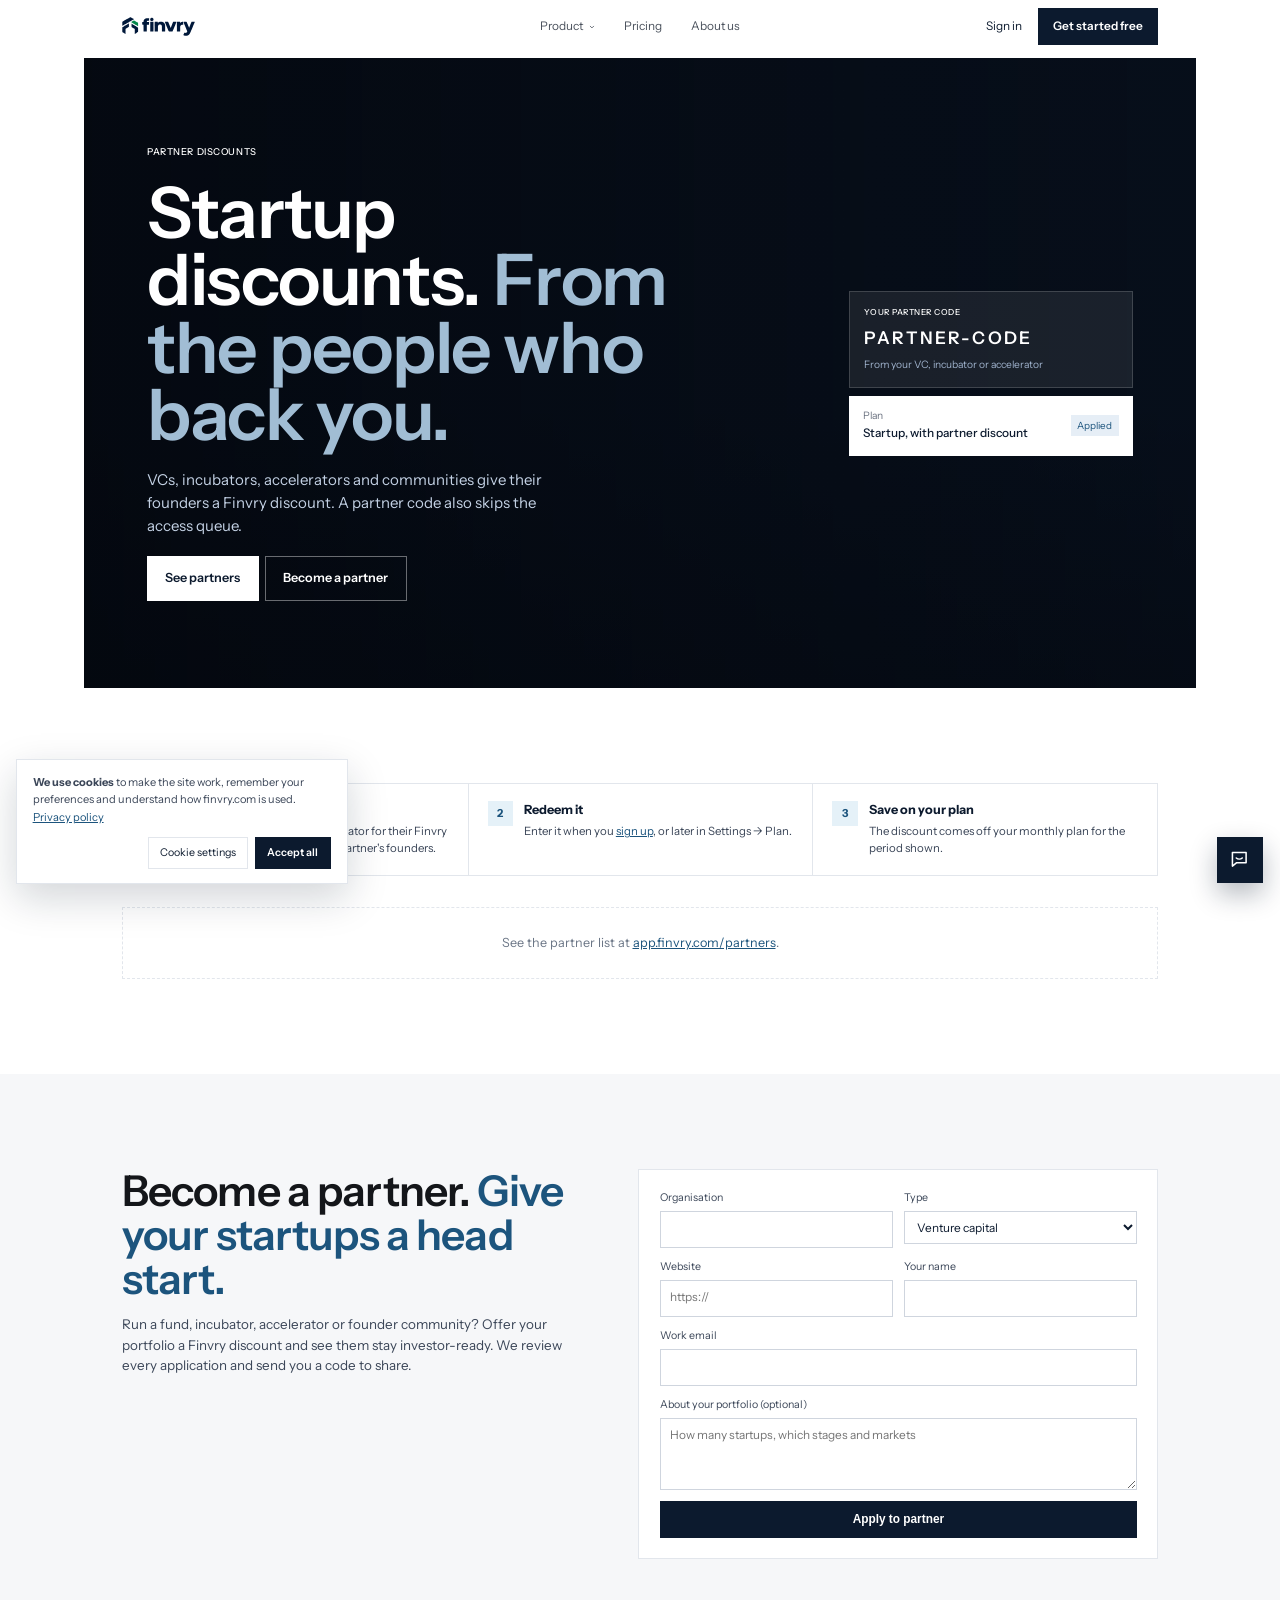
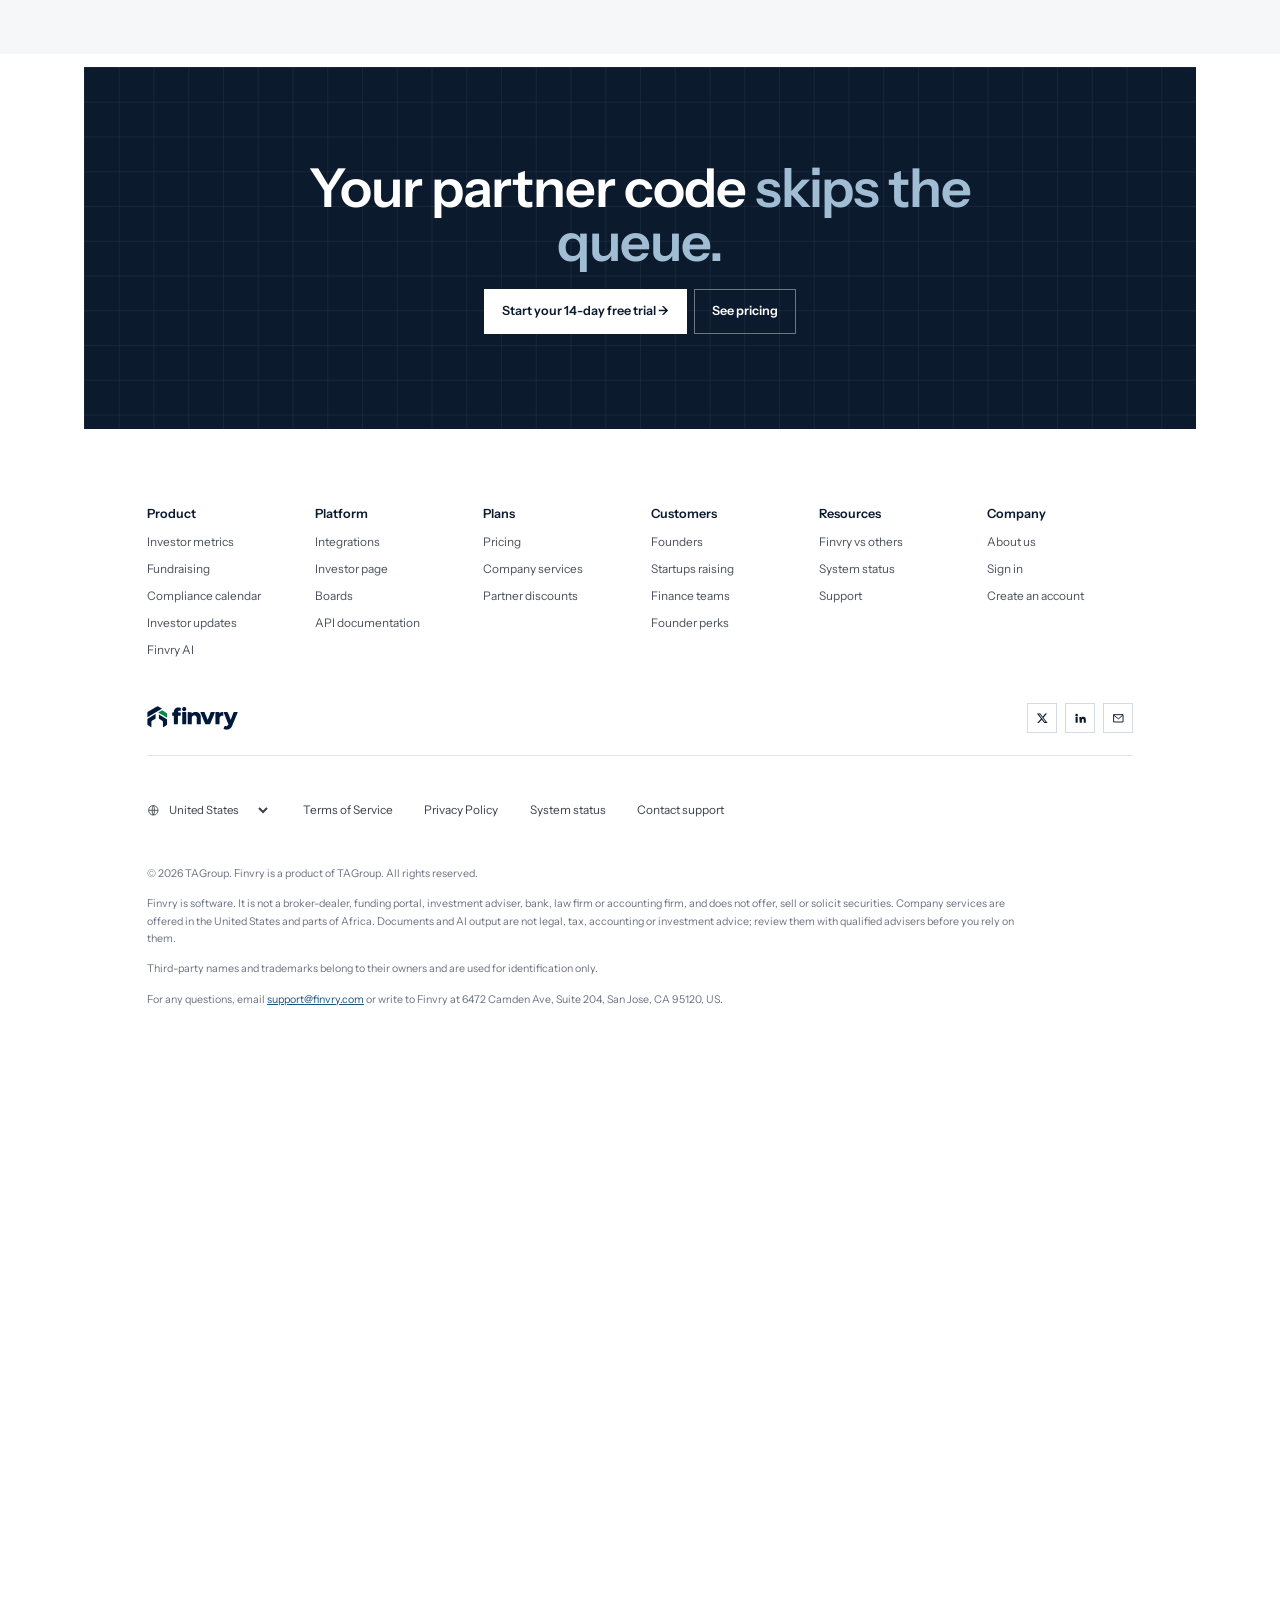
<file: partners/index.html>
<!doctype html>
<html lang="en" style="zoom: .79;">
<head>
<meta charset="utf-8"><meta name="viewport" content="width=device-width, initial-scale=1">
<title>Finvry partners — startup discounts</title><meta name="description" content="Startups backed by our partner VCs, incubators and accelerators get a discount on Finvry. See the list, redeem your code, or become a partner.">
<meta property="og:title" content="Finvry partners — startup discounts"><meta property="og:description" content="Startups backed by our partner VCs, incubators and accelerators get a discount on Finvry."><meta name="theme-color" content="#0c1a2e">
<script>(function(){var p=location.pathname;if(/\/index\.html$/.test(p))history.replaceState(null,'',p.replace(/index\.html$/,'')+location.search+location.hash)})()</script>
<link rel="canonical" href="https://finvry.com/partners/">
<link rel="icon" href="/favicon.svg" type="image/svg+xml">
<link rel="icon" href="/favicon-32.png" sizes="32x32" type="image/png">
<link rel="apple-touch-icon" href="/apple-touch-icon.png">
<meta property="og:image" content="https://finvry.com/og.png">
<link rel="preconnect" href="https://fonts.googleapis.com"><link rel="preconnect" href="https://fonts.gstatic.com" crossorigin>
<link href="https://fonts.googleapis.com/css2?family=Instrument+Sans:wght@400;500;600&display=swap" rel="stylesheet">
<link rel="stylesheet" href="/styles.css?v=8ae72ee6">
<link rel="stylesheet" href="/site.css?v=1bfb2715">
<script src="/site.js?v=b5933740" defer></script>
</head>
<body class="f"><header class="f-hd"><div class="f-w">
  <a class="f-brand" href="/" aria-label="Finvry home"><img src="/finvry-logo.svg" alt="Finvry"></a>
  <nav class="f-nav" aria-label="Main"><div class="f-dd"><button type="button" class="f-ddb" aria-expanded="false" aria-haspopup="true">Product<svg width="10" height="10" viewBox="0 0 24 24" aria-hidden="true"><path d="m6 9 6 6 6-6" fill="none" stroke="currentColor" stroke-width="2.4"/></svg></button><div class="f-ddm"><a href="/founders/"><i><svg viewBox="0 0 24 24" aria-hidden="true"><path d="M12 12a4 4 0 1 0 0-8 4 4 0 0 0 0 8zM4 21c0-4 3.6-6.5 8-6.5s8 2.5 8 6.5" fill="none" stroke="currentColor" stroke-width="1.8" stroke-linecap="round" stroke-linejoin="round"/></svg></i><span><b>Founders</b><em>Updates, deck and paperwork</em></span></a><a href="/startups-raising/"><i><svg viewBox="0 0 24 24" aria-hidden="true"><path d="M4 18l5-6 4 3 7-9M15 6h5v5" fill="none" stroke="currentColor" stroke-width="1.8" stroke-linecap="round" stroke-linejoin="round"/></svg></i><span><b>Startups raising</b><em>Pipeline, data room and SAFEs</em></span></a><a href="/finance-teams/"><i><svg viewBox="0 0 24 24" aria-hidden="true"><path d="M4 19V9M10 19V5M16 19v-7M22 19H2" fill="none" stroke="currentColor" stroke-width="1.8" stroke-linecap="round" stroke-linejoin="round"/></svg></i><span><b>Finance teams</b><em>Books, statements and boards</em></span></a><a href="/compare/"><i><svg viewBox="0 0 24 24" aria-hidden="true"><path d="M7 4v16M17 4v16M3 8l4-4 4 4M13 16l4 4 4-4" fill="none" stroke="currentColor" stroke-width="1.8" stroke-linecap="round" stroke-linejoin="round"/></svg></i><span><b>Finvry vs others</b><em>How Finvry compares</em></span></a></div></div><a href="/pricing/">Pricing</a><a href="/about/">About us</a></nav>
  <div class="f-hda"><a class="si" href="https://app.finvry.com/login">Sign in</a><a class="f-btn dk" href="https://app.finvry.com/start">Get started free</a>
  <button type="button" class="f-mb" aria-label="Menu" aria-expanded="false" aria-controls="f-mm"><svg width="18" height="18" viewBox="0 0 24 24" aria-hidden="true"><path d="M4 7h16M4 12h16M4 17h16" fill="none" stroke="currentColor" stroke-width="1.8"/></svg></button></div>
</div><div class="f-mm" id="f-mm" hidden><span class="f-mml">Product</span><a href="/founders/">Founders</a><a href="/startups-raising/">Startups raising</a><a href="/finance-teams/">Finance teams</a><a href="/compare/">Finvry vs others</a><a href="/pricing/">Pricing</a><a href="/about/">About us</a><a href="https://app.finvry.com/login">Sign in</a><a class="f-btn dk" href="https://app.finvry.com/start">Get started free</a></div></header><main><!--fv-hero--><section class="f-inset" style="padding-top:6px"><div class="f-box f-navy">
  <video class="f-vid" autoplay muted loop playsinline preload="metadata" aria-hidden="true"><source src="https://pub-f138f42d66b748108ebf7432c7314665.r2.dev/iStock-2180538267.mp4" type="video/mp4"></video><div class="f-scrim"></div>
  <div class="f-hero f-g" style="align-items:center;padding-top:110px;padding-bottom:110px">
  <div class="s7 f-herocol"><p class="f-lab">Partner discounts</p><h1 class="f-h1">Startup discounts. <span class="f-emd">From the people who back you.</span></h1>
    <p class="f-sub" style="font-size:19px">VCs, incubators, accelerators and communities give their founders a Finvry discount. A partner code also skips the access queue.</p>
    <div class="f-acts"><a class="f-btn lt" href="#list">See partners</a><a class="f-btn ln" href="#apply">Become a partner</a></div></div>
  <div class="s5"><div style="max-width:360px;margin-left:auto;display:flex;flex-direction:column;gap:10px">
    <div style="background:rgba(255,255,255,.08);border:1px solid rgba(255,255,255,.16);padding:18px;display:flex;flex-direction:column;gap:8px"><span class="f-lab" style="font-size:10.5px">Your partner code</span><b style="font-size:22px;font-weight:600;letter-spacing:.12em">PARTNER-CODE</b><span style="font-size:13px;color:#9fb2cc">From your VC, incubator or accelerator</span></div>
    <div style="background:#fff;padding:16px 18px;display:flex;justify-content:space-between;align-items:center"><span style="display:flex;flex-direction:column;gap:2px"><span style="font-size:13px;color:#6b7280">Plan</span><b style="font-size:15px;font-weight:500;color:#0c1a2e">Startup, with partner discount</b></span><span style="font-size:12.5px;background:#e6eef6;color:#1c547d;padding:4px 8px">Applied</span></div>
  </div></div>
</div></div></section><!--/fv-hero-->

<section class="sec"><div class="w">
  <ol class="psteps"><li><b>1</b><span><strong>Get your code</strong><i>Ask your VC, incubator or accelerator for their Finvry code. Codes are private to each partner's founders.</i></span></li><li><b>2</b><span><strong>Redeem it</strong><i>Enter it when you <a href="https://app.finvry.com/start">sign up</a>, or later in Settings → Plan.</i></span></li><li><b>3</b><span><strong>Save on your plan</strong><i>The discount comes off your monthly plan for the period shown.</i></span></li></ol>
  <div id="list" class="plist" aria-live="polite"><p class="pempty">Loading partners…</p></div>
</div></section>
<section class="sec tint" id="apply"><div class="w papply">
  <div><h2 class="h2">Become a partner. <span>Give your startups a head start.</span></h2><p>Run a fund, incubator, accelerator or founder community? Offer your portfolio a Finvry discount and see them stay investor-ready. We review every application and send you a code to share.</p></div>
  <div><form class="pform" id="pform"><input name="website2" class="hp" tabindex="-1" autocomplete="off" aria-hidden="true">
    <label>Organisation<input name="name" required maxlength="200"></label>
    <label>Type<select name="kind"><option value="vc">Venture capital</option><option value="incubator">Incubator</option><option value="accelerator">Accelerator</option><option value="community">Startup community</option><option value="university">University</option><option value="other">Other</option></select></label>
    <label>Website<input name="website" maxlength="300" placeholder="https://"></label>
    <label>Your name<input name="contact_name" required maxlength="200"></label>
    <label class="w2">Work email<input name="contact_email" type="email" required maxlength="254"></label>
    <label class="w2">About your portfolio (optional)<textarea name="note" rows="3" maxlength="2000" placeholder="How many startups, which stages and markets"></textarea></label>
    <p class="perr w2" hidden></p><button class="btn dark w2" type="submit">Apply to partner</button></form>
  <p class="pdone" hidden>Thanks — we have your application and will be in touch by email.</p></div>
</div></section>

</main><section class="f-cta"><div class="f-box"><div class="f-gridbg"></div>
  <div class="in"><h2>Your partner code <span class="f-emd">skips the queue.</span></h2>
  <div class="f-acts" style="justify-content:center"><a class="f-btn lt" href="https://app.finvry.com/start">Start your 14-day free trial →</a><a class="f-btn ln" href="/pricing/">See pricing</a></div></div>
</div></section><footer class="f-ft"><div class="f-wi">
  <div class="f-fcols"><div><h4>Product</h4><a href="/finance-teams/">Investor metrics</a><a href="/startups-raising/">Fundraising</a><a href="/#product">Compliance calendar</a><a href="/founders/">Investor updates</a><a href="/#ai">Finvry AI</a></div><div><h4>Platform</h4><a href="/#integrations">Integrations</a><a href="/#features">Investor page</a><a href="/finance-teams/">Boards</a><a href="https://app.finvry.com/developers">API documentation</a></div><div><h4>Plans</h4><a href="/pricing/">Pricing</a><a href="/pricing/#services">Company services</a><a href="/partners/">Partner discounts</a></div><div><h4>Customers</h4><a href="/founders/">Founders</a><a href="/startups-raising/">Startups raising</a><a href="/finance-teams/">Finance teams</a><a href="https://app.finvry.com/rewards">Founder perks</a></div><div><h4>Resources</h4><a href="/compare/">Finvry vs others</a><a href="https://app.finvry.com/status">System status</a><a href="mailto:support@finvry.com">Support</a></div><div><h4>Company</h4><a href="/about/">About us</a><a href="https://app.finvry.com/login">Sign in</a><a href="https://app.finvry.com/start">Create an account</a></div></div>
  <div class="f-frow"><a href="/" aria-label="Finvry home"><img src="/finvry-logo.svg" alt="Finvry"></a><div class="f-soc"><a href="https://x.com/finvry" aria-label="Finvry on X"><svg viewBox="0 0 24 24"><path d="M17.8 3h3.1l-6.8 7.8 8 10.2h-6.3l-4.9-6.4L5.3 21H2.2l7.3-8.3L1.8 3h6.4l4.4 5.9zm-1.1 16.2h1.7L7.4 4.7H5.6z" fill="currentColor"/></svg></a><a href="https://www.linkedin.com/company/finvry" aria-label="Finvry on LinkedIn"><svg viewBox="0 0 24 24"><path d="M4.98 3.5a2.5 2.5 0 1 1 0 5 2.5 2.5 0 0 1 0-5M3 9.5h4v11H3zm7 0h3.8v1.6h.1c.5-1 1.8-2 3.8-2 4 0 4.8 2.6 4.8 6v5.4h-4v-4.8c0-1.2 0-2.6-1.6-2.6s-1.9 1.2-1.9 2.5v4.9h-4z" fill="currentColor"/></svg></a><a href="mailto:support@finvry.com" aria-label="Email support@finvry.com"><svg viewBox="0 0 24 24"><path d="M3 5h18v14H3z" fill="none" stroke="currentColor" stroke-width="1.8"/><path d="m3.5 6 8.5 7 8.5-7" fill="none" stroke="currentColor" stroke-width="1.8"/></svg></a></div></div>
  <div class="f-legal"><label><svg width="16" height="16" viewBox="0 0 24 24" aria-hidden="true"><circle cx="12" cy="12" r="9" fill="none" stroke="currentColor" stroke-width="1.6"/><path d="M3 12h18M12 3c3 3 3 15 0 18M12 3c-3 3-3 15 0 18" fill="none" stroke="currentColor" stroke-width="1.6"/></svg><span class="sr">Country</span><select aria-label="Country"><option>United States</option><option>Canada</option><option>Nigeria</option><option>Kenya</option><option>Ghana</option><option>United Kingdom</option><option>Others</option></select></label>
    <a href="https://app.finvry.com/legal/terms">Terms of Service</a><a href="https://app.finvry.com/legal/privacy">Privacy Policy</a><a href="https://app.finvry.com/status">System status</a><a href="mailto:support@finvry.com">Contact support</a></div>
  <div class="f-small">
    <p>© <span class="yr">2026</span> TAGroup. Finvry is a product of TAGroup. All rights reserved.</p>
    <p>Finvry is software. It is not a broker-dealer, funding portal, investment adviser, bank, law firm or accounting firm, and does not offer, sell or solicit securities. Company services are offered in the United States and parts of Africa. Documents and AI output are not legal, tax, accounting or investment advice; review them with qualified advisers before you rely on them.</p>
    <p>Third-party names and trademarks belong to their owners and are used for identification only.</p>
    <p>For any questions, email <a href="mailto:support@finvry.com">support@finvry.com</a> or write to Finvry at 6472 Camden Ave, Suite 204, San Jose, CA 95120, US.</p>
  </div>
</div></footer>
<script>(function(){var h=document.querySelector('.hd');if(!h)return;var l=h.querySelector('.brand img'),dark=l&&/logo-light/.test(l.getAttribute('src')||'');var f=function(){var on=window.scrollY>24;h.classList.toggle('scrolled',on);if(dark)l.src=on?'/finvry-logo.svg':'/finvry-logo-light.svg'};addEventListener('scroll',f,{passive:true});f()})()</script>
<div class="cc" id="cc" role="dialog" aria-label="Cookie settings" hidden>
  <p><b>We use cookies</b> to make the site work, remember your preferences and understand how finvry.com is used. <a href="https://app.finvry.com/legal/privacy">Privacy policy</a></p>
  <div class="cco" id="cco" hidden>
    <label><span><b>Essential</b><em>Needed for the site to work. Always on.</em></span><input type="checkbox" checked disabled></label>
    <label><span><b>Preferences</b><em>Remember choices such as this one.</em></span><input type="checkbox" id="ccp" checked></label>
    <label><span><b>Analytics</b><em>Help us understand which pages are useful.</em></span><input type="checkbox" id="cca" checked></label>
  </div>
  <div class="cca"><button type="button" class="ccl" id="ccs">Cookie settings</button><button type="button" class="cck" id="ccy">Accept all</button></div>
</div>
<script>(function(){var K='fv_consent',el=document.getElementById('cc');if(!el)return;var has=false;try{has=!!localStorage.getItem(K)}catch(e){}if(!has&&!/(?:^|; )fv_consent=/.test(document.cookie))setTimeout(function(){el.hidden=false;requestAnimationFrame(function(){el.classList.add('on')})},900);
function save(all){var c={essential:true,preferences:all||document.getElementById('ccp').checked,analytics:all||document.getElementById('cca').checked,at:new Date().toISOString()},v=JSON.stringify(c);try{localStorage.setItem(K,v)}catch(e){}document.cookie='fv_consent='+encodeURIComponent(v)+'; Max-Age=31536000; Path=/; SameSite=Lax; Secure';el.classList.remove('on');setTimeout(function(){el.hidden=true},300)}
var o=document.getElementById('cco'),s=document.getElementById('ccs');s.onclick=function(){if(o.hidden){o.hidden=false;s.textContent='Save choices'}else save(false)};document.getElementById('ccy').onclick=function(){save(true)}})()</script>
<script>(function(){document.querySelectorAll('.dd').forEach(function(d){var b=d.querySelector('.ddt');b.addEventListener('click',function(e){e.stopPropagation();var o=d.classList.toggle('open');b.setAttribute('aria-expanded',o)});d.addEventListener('mouseenter',function(){b.setAttribute('aria-expanded','true')});d.addEventListener('mouseleave',function(){d.classList.remove('open');b.setAttribute('aria-expanded','false')})});document.addEventListener('click',function(){document.querySelectorAll('.dd.open').forEach(function(d){d.classList.remove('open')})});document.addEventListener('keydown',function(e){if(e.key==='Escape')document.querySelectorAll('.dd.open').forEach(function(d){d.classList.remove('open')})})})()</script>
<script>(function(){var g=document.querySelector('.svg'),r=document.querySelector('.rg');if(!g&&!r)return;
var B={one_time:'one-time',annual:'per year',monthly:'per month',quoted:'quoted'};
function m(v,c){return c==='NGN'?'₦'+Math.round(v).toLocaleString('en-US'):'$'+(v%1?v.toFixed(2):v.toLocaleString('en-US'))}
function esc(s){return String(s||'').replace(/[&<>"]/g,function(ch){return{'&':'&amp;','<':'&lt;','>':'&gt;','"':'&quot;'}[ch]})}
fetch('https://app.finvry.com/api/public/services-catalog').then(function(x){return x.ok?x.json():[]}).then(function(list){
  list=(list||[]).filter(function(s){return s.region!=='ng'&&(s.price!=null||s.billing==='quoted')});if(!list.length)return;
  var rows=list.map(function(s){var ng=false,c=ng?'NGN':'USD',price=ng?s.price_ngn:s.price,cost=ng?s.cost_ngn:s.cost,fee=ng?s.fee_ngn:s.fee;
    var big=price==null?'Quoted':(s.billing==='quoted'?'from '+m(price,c):m(price,c));
    var split='';
    return{name:esc(s.name)+(ng?' (Nigeria)':''),big:big,bill:B[s.billing]||'',split:split,us:!ng}});
  if(g){g.innerHTML=rows.filter(function(x){return x.us}).slice(0,6).map(function(x){return '<div class="sv"><b>'+x.name+'</b><span class="sp">'+x.big+'</span><em>'+x.bill+'</em>'+(x.split?'<small>'+x.split+'</small>':'')+'</div>'}).join('')}
  if(r){r.innerHTML=rows.map(function(x){return '<div><b>'+x.big+'</b><span>'+x.name+'</span><em>'+x.bill+'</em>'+(x.split?'<small>'+x.split+'</small>':'')+'</div>'}).join('')}
}).catch(function(){})})()</script>
<script>(function(){var API='https://app.finvry.com/api/public/partners',L=document.getElementById('list');function esc(s){return String(s==null?'':s).replace(/[&<>"]/g,function(c){return{'&':'&amp;','<':'&lt;','>':'&gt;','"':'&quot;'}[c]})}
fetch(API).then(function(r){return r.json()}).then(function(d){var p=(d&&d.partners)||[];if(!p.length){L.innerHTML='<p class="pempty">Our first partners are joining now. Back a portfolio of startups? <a href="#apply">Apply below</a>.</p>';return}
L.innerHTML='<div class="pgrid">'+p.map(function(x){var ini=x.name.split(/\s+/).slice(0,2).map(function(w){return w[0]}).join('').toUpperCase();return '<a class="pcard" '+(x.website?'href="'+esc(x.website)+'" target="_blank" rel="noopener"':'')+'><span class="plg">'+(x.logo_url?'<img src="'+esc(x.logo_url)+'" alt="'+esc(x.name)+'">':esc(ini))+'</span><span class="pnm"><b>'+esc(x.name)+'</b><em>'+esc(x.kind_label)+'</em></span><span class="poff"><strong>'+x.discount_pct+'%</strong> off'+(x.months?' for '+x.months+' months':'')+'</span></a>'}).join('')+'</div>'}).catch(function(){L.innerHTML='<p class="pempty">See the partner list at <a href="https://app.finvry.com/partners">app.finvry.com/partners</a>.</p>'})
var F=document.getElementById('pform');if(F)F.addEventListener('submit',function(e){e.preventDefault();var b=F.querySelector('button'),er=F.querySelector('.perr'),o={};new FormData(F).forEach(function(v,k){o[k]=v});b.disabled=true;er.hidden=true;
fetch(API+'/apply',{method:'POST',headers:{'Content-Type':'text/plain'},body:JSON.stringify(o)}).then(function(r){return r.json().then(function(j){if(!r.ok)throw new Error((j&&j.data&&j.data.error&&j.data.error.message)||'Could not send. Try again.');F.hidden=true;document.querySelector('.pdone').hidden=false})}).catch(function(x){er.textContent=x.message;er.hidden=false}).finally(function(){b.disabled=false})})})()</script>
</body>
</html>
</file>
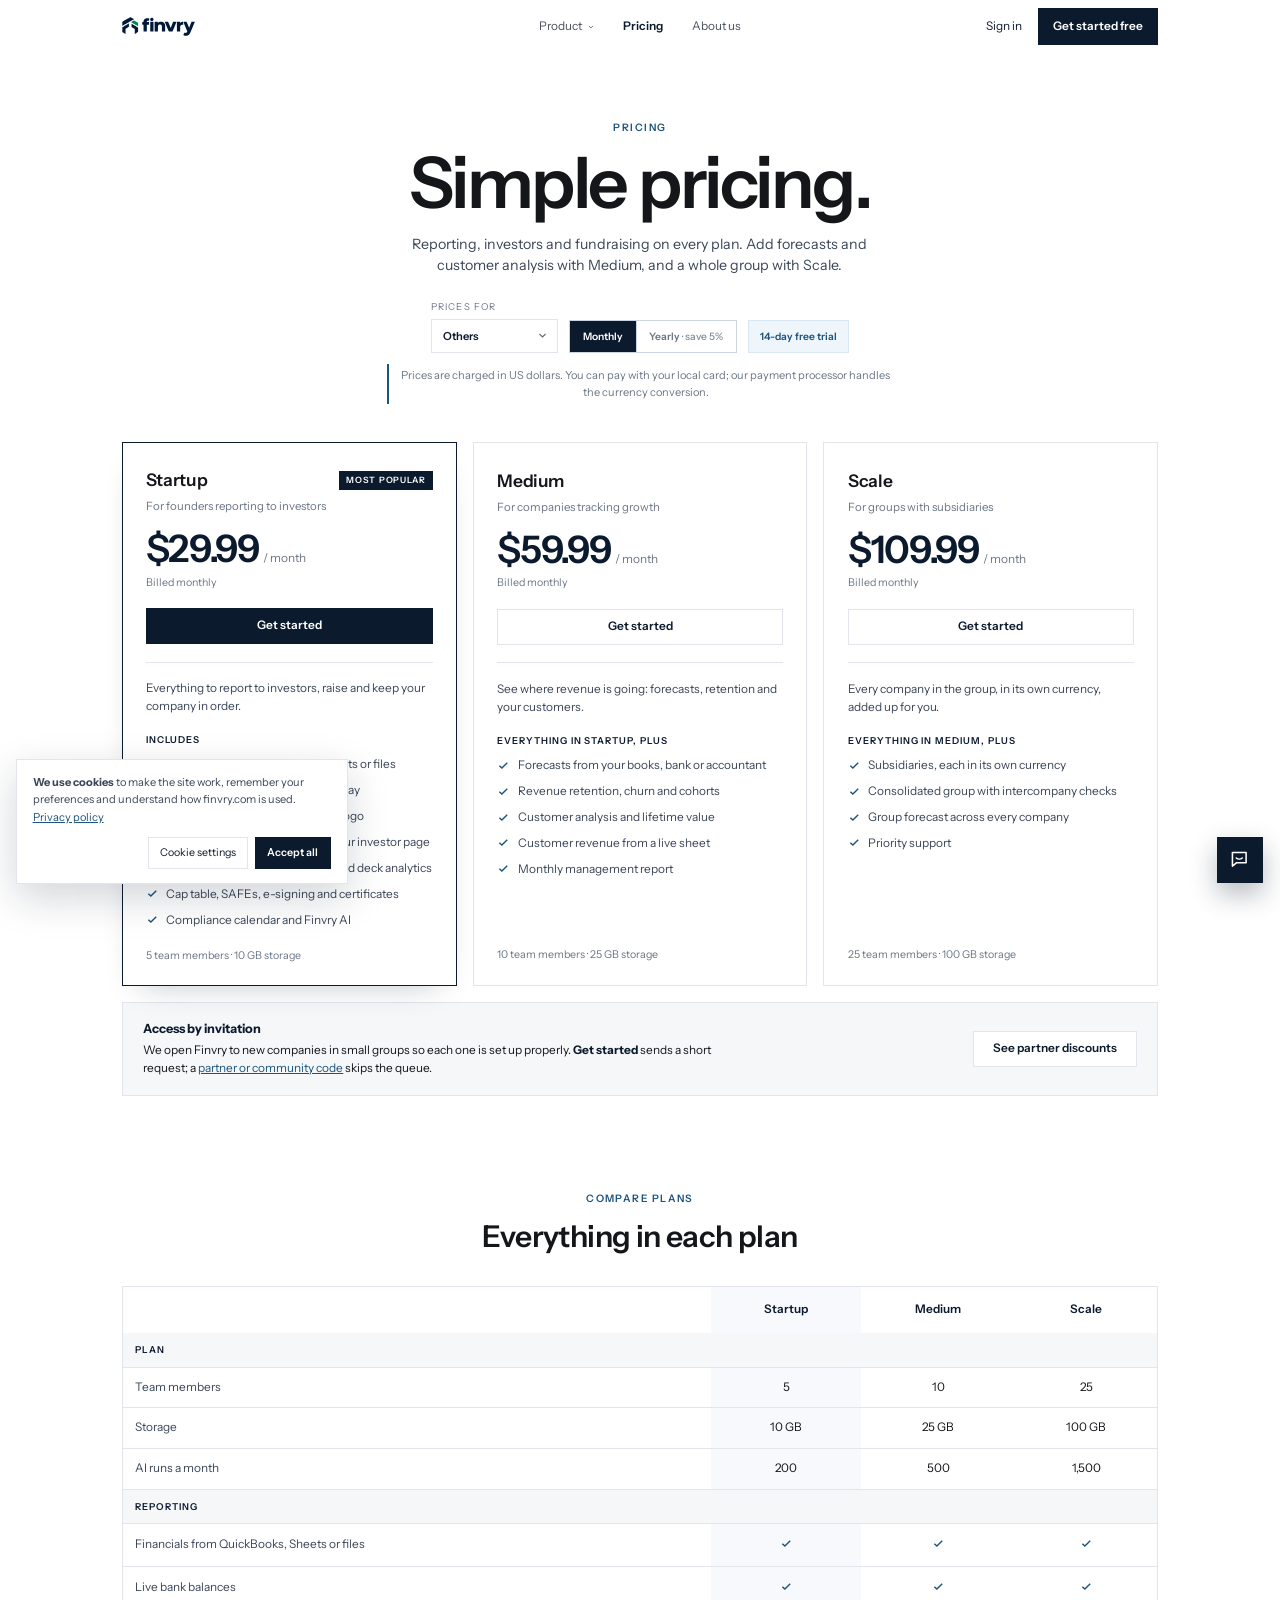
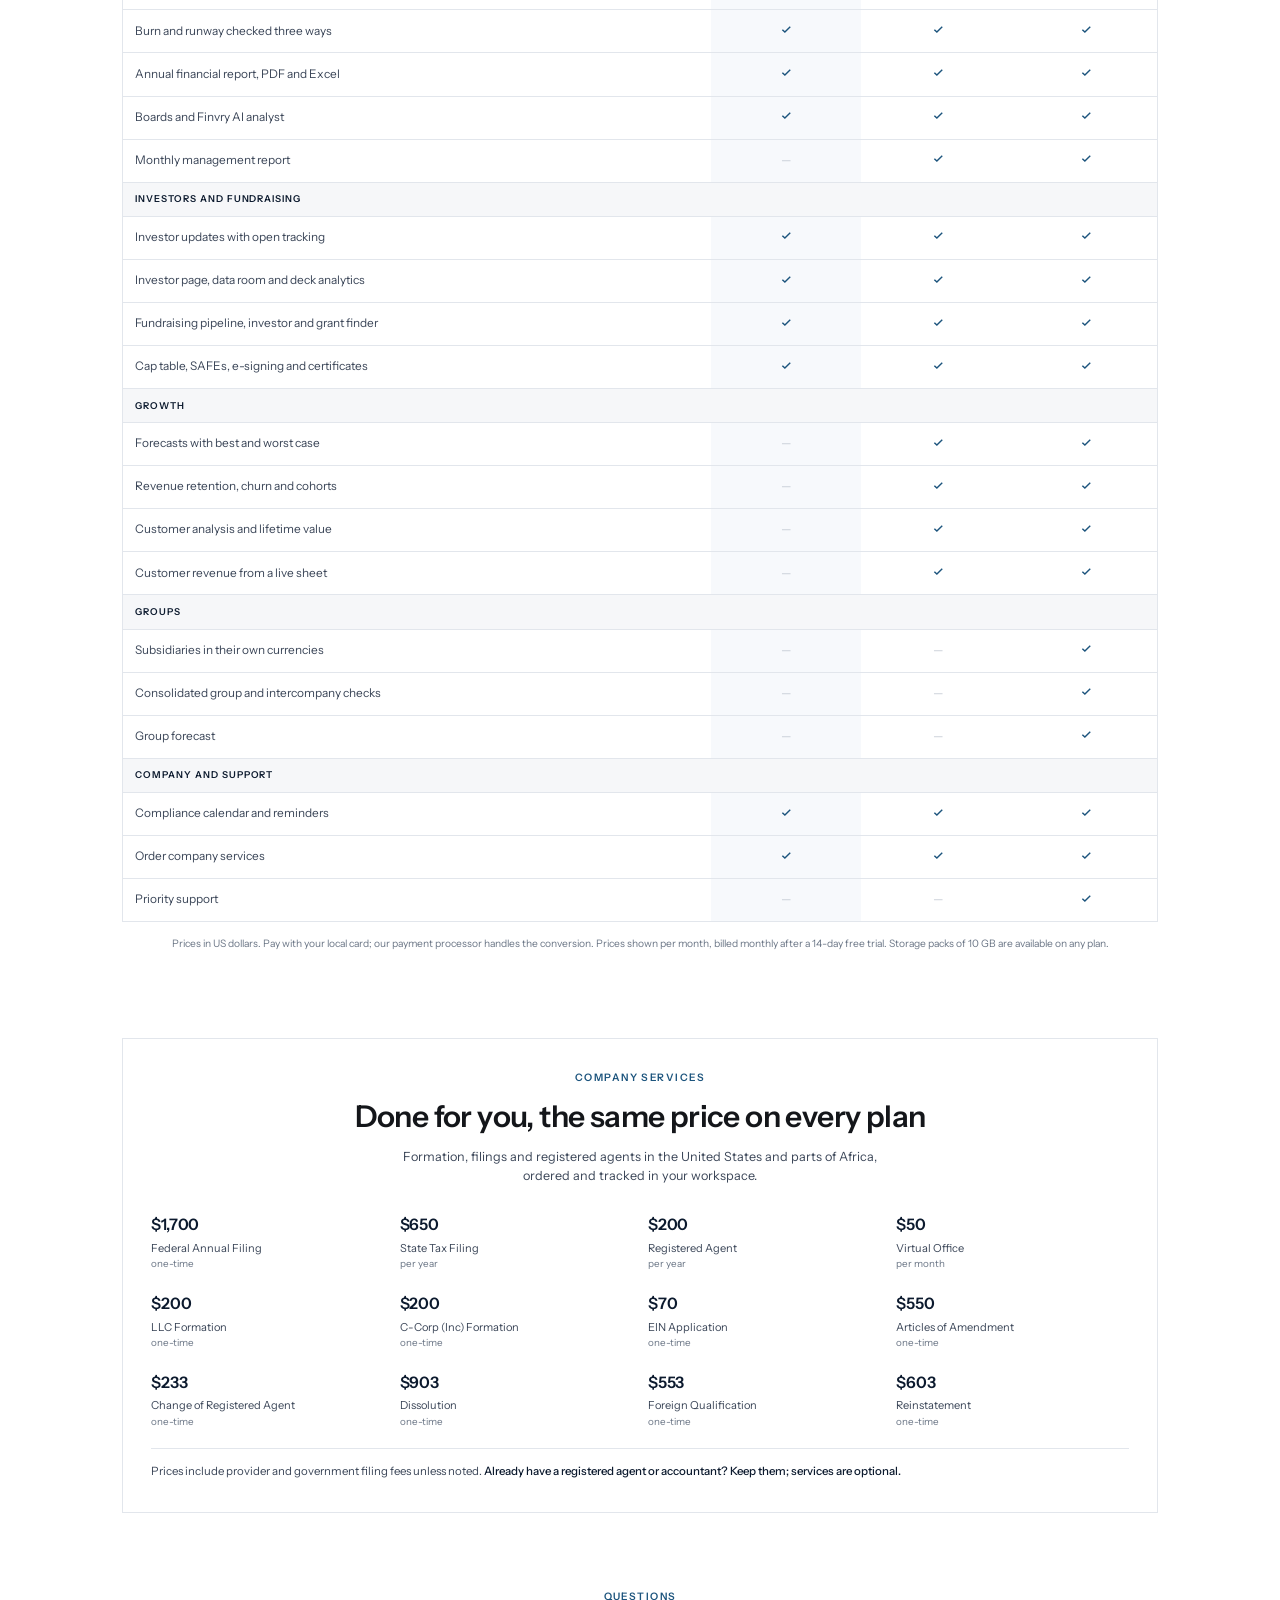
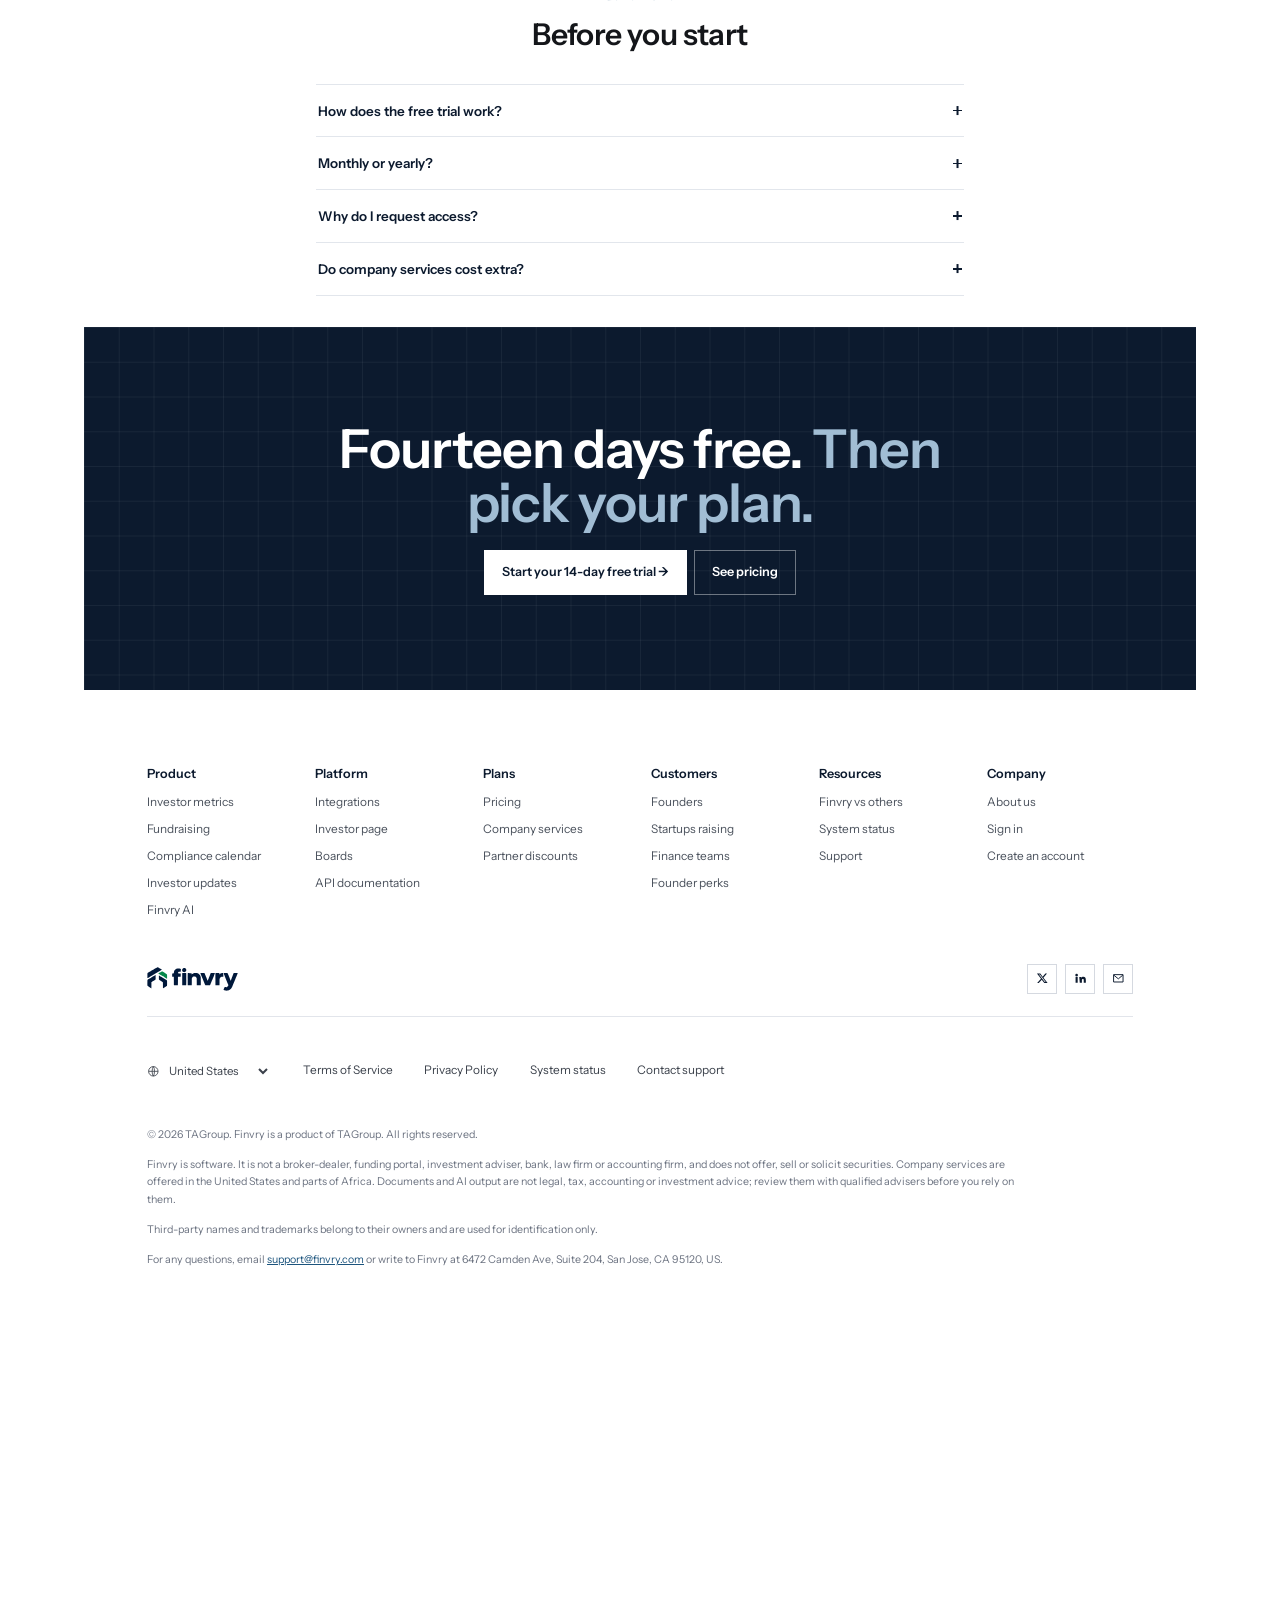
<file: pricing/index.html>
<!doctype html>
<html lang="en" style="zoom: .79;">
<head>
<meta charset="utf-8"><meta name="viewport" content="width=device-width, initial-scale=1">
<title>Pricing — Finvry</title><meta name="description" content="Startup, Medium and Scale, billed monthly or yearly, each with a 14-day free trial.">
<meta property="og:title" content="Pricing — Finvry"><meta property="og:description" content="Startup, Medium and Scale, billed monthly or yearly, each with a 14-day free trial."><meta name="theme-color" content="#0c1a2e">
<script>(function(){var p=location.pathname;if(/\/index\.html$/.test(p))history.replaceState(null,'',p.replace(/index\.html$/,'')+location.search+location.hash)})()</script>
<link rel="canonical" href="https://finvry.com/pricing/">
<link rel="icon" href="/favicon.svg" type="image/svg+xml">
<link rel="icon" href="/favicon-32.png" sizes="32x32" type="image/png">
<link rel="apple-touch-icon" href="/apple-touch-icon.png">
<meta property="og:image" content="https://finvry.com/og.png">
<link rel="preconnect" href="https://fonts.googleapis.com"><link rel="preconnect" href="https://fonts.gstatic.com" crossorigin>
<link href="https://fonts.googleapis.com/css2?family=Instrument+Sans:wght@400;500;600&display=swap" rel="stylesheet">
<link rel="stylesheet" href="/styles.css?v=8ae72ee6">
<link rel="stylesheet" href="/site.css?v=1bfb2715">
<script src="/site.js?v=b5933740" defer></script>
</head>
<body class="f"><header class="f-hd"><div class="f-w">
  <a class="f-brand" href="/" aria-label="Finvry home"><img src="/finvry-logo.svg" alt="Finvry"></a>
  <nav class="f-nav" aria-label="Main"><div class="f-dd"><button type="button" class="f-ddb" aria-expanded="false" aria-haspopup="true">Product<svg width="10" height="10" viewBox="0 0 24 24" aria-hidden="true"><path d="m6 9 6 6 6-6" fill="none" stroke="currentColor" stroke-width="2.4"/></svg></button><div class="f-ddm"><a href="/founders/"><i><svg viewBox="0 0 24 24" aria-hidden="true"><path d="M12 12a4 4 0 1 0 0-8 4 4 0 0 0 0 8zM4 21c0-4 3.6-6.5 8-6.5s8 2.5 8 6.5" fill="none" stroke="currentColor" stroke-width="1.8" stroke-linecap="round" stroke-linejoin="round"/></svg></i><span><b>Founders</b><em>Updates, deck and paperwork</em></span></a><a href="/startups-raising/"><i><svg viewBox="0 0 24 24" aria-hidden="true"><path d="M4 18l5-6 4 3 7-9M15 6h5v5" fill="none" stroke="currentColor" stroke-width="1.8" stroke-linecap="round" stroke-linejoin="round"/></svg></i><span><b>Startups raising</b><em>Pipeline, data room and SAFEs</em></span></a><a href="/finance-teams/"><i><svg viewBox="0 0 24 24" aria-hidden="true"><path d="M4 19V9M10 19V5M16 19v-7M22 19H2" fill="none" stroke="currentColor" stroke-width="1.8" stroke-linecap="round" stroke-linejoin="round"/></svg></i><span><b>Finance teams</b><em>Books, statements and boards</em></span></a><a href="/compare/"><i><svg viewBox="0 0 24 24" aria-hidden="true"><path d="M7 4v16M17 4v16M3 8l4-4 4 4M13 16l4 4 4-4" fill="none" stroke="currentColor" stroke-width="1.8" stroke-linecap="round" stroke-linejoin="round"/></svg></i><span><b>Finvry vs others</b><em>How Finvry compares</em></span></a></div></div><a href="/pricing/" class="on" aria-current="page">Pricing</a><a href="/about/">About us</a></nav>
  <div class="f-hda"><a class="si" href="https://app.finvry.com/login">Sign in</a><a class="f-btn dk" href="https://app.finvry.com/start">Get started free</a>
  <button type="button" class="f-mb" aria-label="Menu" aria-expanded="false" aria-controls="f-mm"><svg width="18" height="18" viewBox="0 0 24 24" aria-hidden="true"><path d="M4 7h16M4 12h16M4 17h16" fill="none" stroke="currentColor" stroke-width="1.8"/></svg></button></div>
</div><div class="f-mm" id="f-mm" hidden><span class="f-mml">Product</span><a href="/founders/">Founders</a><a href="/startups-raising/">Startups raising</a><a href="/finance-teams/">Finance teams</a><a href="/compare/">Finvry vs others</a><a href="/pricing/">Pricing</a><a href="/about/">About us</a><a href="https://app.finvry.com/login">Sign in</a><a class="f-btn dk" href="https://app.finvry.com/start">Get started free</a></div></header><main class="pr2">
<section class="phd"><div class="w">
  <p class="eyebrow">Pricing</p>
  <h1>Simple pricing.</h1>
  <p class="lede">Reporting, investors and fundraising on every plan. Add forecasts and customer analysis with Medium, and a whole group with Scale.</p>
  <div class="pbar"><label class="ctry"><span>Prices for</span><select id="ctry" aria-label="Country"><option>United States</option><option>Canada</option><option>Nigeria</option><option>Kenya</option><option>Ghana</option><option>United Kingdom</option><option value="Other">Others</option></select></label><div class="cyc" id="cyc" role="group" aria-label="Billing"><button type="button" data-c="month" class="on">Monthly</button><button type="button" data-c="year">Yearly<em id="cyoff"> · save 5%</em></button></div><span class="pill" id="cypill">14-day free trial</span></div>
  <p class="cnote" id="cnote"></p>
</div></section>
<section class="ptiers"><div class="w">
  <div class="pgrid">
    <article class="pt" id="pfree" style="display:none">
      <header><div class="pn"><h3>Free</h3></div><p class="tg">To try Finvry with your own numbers</p></header>
      <div class="ptp"><b data-free>$0</b><span>/ month</span></div>
      <p class="pty">Free, no card needed</p>
      <a class="btn ghost" href="https://app.finvry.com/start">Get started</a>
      <p class="ptl">Your financials in one place, with an investor page and a data room.</p>
      <p class="pth">Includes</p><ul><li><svg viewBox="0 0 16 16" aria-hidden="true"><path d="M3 8.5l3.2 3L13 4.8" fill="none" stroke="currentColor" stroke-width="1.8"/></svg><span>Dashboard and Financials</span></li><li><svg viewBox="0 0 16 16" aria-hidden="true"><path d="M3 8.5l3.2 3L13 4.8" fill="none" stroke="currentColor" stroke-width="1.8"/></svg><span>Annual financial report (PDF and Excel)</span></li><li><svg viewBox="0 0 16 16" aria-hidden="true"><path d="M3 8.5l3.2 3L13 4.8" fill="none" stroke="currentColor" stroke-width="1.8"/></svg><span>Public investor page and data room</span></li></ul>
      <p class="ptm">1 team member</p>
    </article>
    <article class="pt pop">
      <header><div class="pn"><h3>Startup</h3><span class="badge">Most popular</span></div><p class="tg">For founders reporting to investors</p></header>
      <div class="ptp"><b data-p="company_startup">$29.99</b><span>/ month</span></div>
      <p class="pty" data-t="company_startup">Billed monthly</p>
      <a class="btn dark" href="https://app.finvry.com/start">Get started</a>
      <p class="ptl">Everything to report to investors, raise and keep your company in order.</p>
      <p class="pth">Includes</p><ul><li><svg viewBox="0 0 16 16" aria-hidden="true"><path d="M3 8.5l3.2 3L13 4.8" fill="none" stroke="currentColor" stroke-width="1.8"/></svg><span>Financials from QuickBooks, Sheets or files</span></li><li><svg viewBox="0 0 16 16" aria-hidden="true"><path d="M3 8.5l3.2 3L13 4.8" fill="none" stroke="currentColor" stroke-width="1.8"/></svg><span>Live bank balances, burn and runway</span></li><li><svg viewBox="0 0 16 16" aria-hidden="true"><path d="M3 8.5l3.2 3L13 4.8" fill="none" stroke="currentColor" stroke-width="1.8"/></svg><span>Annual financial report with your logo</span></li><li><svg viewBox="0 0 16 16" aria-hidden="true"><path d="M3 8.5l3.2 3L13 4.8" fill="none" stroke="currentColor" stroke-width="1.8"/></svg><span>Investor updates, contacts and your investor page</span></li><li><svg viewBox="0 0 16 16" aria-hidden="true"><path d="M3 8.5l3.2 3L13 4.8" fill="none" stroke="currentColor" stroke-width="1.8"/></svg><span>Fundraising pipeline, data room and deck analytics</span></li><li><svg viewBox="0 0 16 16" aria-hidden="true"><path d="M3 8.5l3.2 3L13 4.8" fill="none" stroke="currentColor" stroke-width="1.8"/></svg><span>Cap table, SAFEs, e-signing and certificates</span></li><li><svg viewBox="0 0 16 16" aria-hidden="true"><path d="M3 8.5l3.2 3L13 4.8" fill="none" stroke="currentColor" stroke-width="1.8"/></svg><span>Compliance calendar and Finvry AI</span></li></ul>
      <p class="ptm">5 team members · 10 GB storage</p>
    </article>
    <article class="pt">
      <header><div class="pn"><h3>Medium</h3></div><p class="tg">For companies tracking growth</p></header>
      <div class="ptp"><b data-p="company_medium">$59.99</b><span>/ month</span></div>
      <p class="pty" data-t="company_medium">Billed monthly</p>
      <a class="btn ghost" href="https://app.finvry.com/start">Get started</a>
      <p class="ptl">See where revenue is going: forecasts, retention and your customers.</p>
      <p class="pth">Everything in Startup, plus</p><ul><li><svg viewBox="0 0 16 16" aria-hidden="true"><path d="M3 8.5l3.2 3L13 4.8" fill="none" stroke="currentColor" stroke-width="1.8"/></svg><span>Forecasts from your books, bank or accountant</span></li><li><svg viewBox="0 0 16 16" aria-hidden="true"><path d="M3 8.5l3.2 3L13 4.8" fill="none" stroke="currentColor" stroke-width="1.8"/></svg><span>Revenue retention, churn and cohorts</span></li><li><svg viewBox="0 0 16 16" aria-hidden="true"><path d="M3 8.5l3.2 3L13 4.8" fill="none" stroke="currentColor" stroke-width="1.8"/></svg><span>Customer analysis and lifetime value</span></li><li><svg viewBox="0 0 16 16" aria-hidden="true"><path d="M3 8.5l3.2 3L13 4.8" fill="none" stroke="currentColor" stroke-width="1.8"/></svg><span>Customer revenue from a live sheet</span></li><li><svg viewBox="0 0 16 16" aria-hidden="true"><path d="M3 8.5l3.2 3L13 4.8" fill="none" stroke="currentColor" stroke-width="1.8"/></svg><span>Monthly management report</span></li></ul>
      <p class="ptm">10 team members · 25 GB storage</p>
    </article>
    <article class="pt">
      <header><div class="pn"><h3>Scale</h3></div><p class="tg">For groups with subsidiaries</p></header>
      <div class="ptp"><b data-p="company_scale">$109.99</b><span>/ month</span></div>
      <p class="pty" data-t="company_scale">Billed monthly</p>
      <a class="btn ghost" href="https://app.finvry.com/start">Get started</a>
      <p class="ptl">Every company in the group, in its own currency, added up for you.</p>
      <p class="pth">Everything in Medium, plus</p><ul><li><svg viewBox="0 0 16 16" aria-hidden="true"><path d="M3 8.5l3.2 3L13 4.8" fill="none" stroke="currentColor" stroke-width="1.8"/></svg><span>Subsidiaries, each in its own currency</span></li><li><svg viewBox="0 0 16 16" aria-hidden="true"><path d="M3 8.5l3.2 3L13 4.8" fill="none" stroke="currentColor" stroke-width="1.8"/></svg><span>Consolidated group with intercompany checks</span></li><li><svg viewBox="0 0 16 16" aria-hidden="true"><path d="M3 8.5l3.2 3L13 4.8" fill="none" stroke="currentColor" stroke-width="1.8"/></svg><span>Group forecast across every company</span></li><li><svg viewBox="0 0 16 16" aria-hidden="true"><path d="M3 8.5l3.2 3L13 4.8" fill="none" stroke="currentColor" stroke-width="1.8"/></svg><span>Priority support</span></li></ul>
      <p class="ptm">25 team members · 100 GB storage</p>
    </article>
  </div>
  <div class="invite"><div><b>Access by invitation</b><p>We open Finvry to new companies in small groups so each one is set up properly. <b>Get started</b> sends a short request; a <a href="/partners/">partner or community code</a> skips the queue.</p></div><a class="btn ghost" href="/partners/">See partner discounts</a></div>
</div></section>
<section class="pcmp"><div class="w">
  <div class="sh"><p class="eyebrow">Compare plans</p><h2>Everything in each plan</h2></div>
  <div class="pcw"><table class="pc"><thead><tr><th></th><th>Startup</th><th>Medium</th><th>Scale</th></tr></thead><tbody><tr class="gh"><th colspan="4">Plan</th></tr><tr><th scope="row">Team members</th><td>5</td><td>10</td><td>25</td></tr><tr><th scope="row">Storage</th><td>10 GB</td><td>25 GB</td><td>100 GB</td></tr><tr><th scope="row">AI runs a month</th><td>200</td><td>500</td><td>1,500</td></tr><tr class="gh"><th colspan="4">Reporting</th></tr><tr><th scope="row">Financials from QuickBooks, Sheets or files</th><td><span class="ck" aria-label="Included"><svg viewBox="0 0 16 16" aria-hidden="true"><path d="M3 8.5l3.2 3L13 4.8" fill="none" stroke="currentColor" stroke-width="1.8"/></svg></span></td><td><span class="ck" aria-label="Included"><svg viewBox="0 0 16 16" aria-hidden="true"><path d="M3 8.5l3.2 3L13 4.8" fill="none" stroke="currentColor" stroke-width="1.8"/></svg></span></td><td><span class="ck" aria-label="Included"><svg viewBox="0 0 16 16" aria-hidden="true"><path d="M3 8.5l3.2 3L13 4.8" fill="none" stroke="currentColor" stroke-width="1.8"/></svg></span></td></tr><tr><th scope="row">Live bank balances</th><td><span class="ck" aria-label="Included"><svg viewBox="0 0 16 16" aria-hidden="true"><path d="M3 8.5l3.2 3L13 4.8" fill="none" stroke="currentColor" stroke-width="1.8"/></svg></span></td><td><span class="ck" aria-label="Included"><svg viewBox="0 0 16 16" aria-hidden="true"><path d="M3 8.5l3.2 3L13 4.8" fill="none" stroke="currentColor" stroke-width="1.8"/></svg></span></td><td><span class="ck" aria-label="Included"><svg viewBox="0 0 16 16" aria-hidden="true"><path d="M3 8.5l3.2 3L13 4.8" fill="none" stroke="currentColor" stroke-width="1.8"/></svg></span></td></tr><tr><th scope="row">Burn and runway checked three ways</th><td><span class="ck" aria-label="Included"><svg viewBox="0 0 16 16" aria-hidden="true"><path d="M3 8.5l3.2 3L13 4.8" fill="none" stroke="currentColor" stroke-width="1.8"/></svg></span></td><td><span class="ck" aria-label="Included"><svg viewBox="0 0 16 16" aria-hidden="true"><path d="M3 8.5l3.2 3L13 4.8" fill="none" stroke="currentColor" stroke-width="1.8"/></svg></span></td><td><span class="ck" aria-label="Included"><svg viewBox="0 0 16 16" aria-hidden="true"><path d="M3 8.5l3.2 3L13 4.8" fill="none" stroke="currentColor" stroke-width="1.8"/></svg></span></td></tr><tr><th scope="row">Annual financial report, PDF and Excel</th><td><span class="ck" aria-label="Included"><svg viewBox="0 0 16 16" aria-hidden="true"><path d="M3 8.5l3.2 3L13 4.8" fill="none" stroke="currentColor" stroke-width="1.8"/></svg></span></td><td><span class="ck" aria-label="Included"><svg viewBox="0 0 16 16" aria-hidden="true"><path d="M3 8.5l3.2 3L13 4.8" fill="none" stroke="currentColor" stroke-width="1.8"/></svg></span></td><td><span class="ck" aria-label="Included"><svg viewBox="0 0 16 16" aria-hidden="true"><path d="M3 8.5l3.2 3L13 4.8" fill="none" stroke="currentColor" stroke-width="1.8"/></svg></span></td></tr><tr><th scope="row">Boards and Finvry AI analyst</th><td><span class="ck" aria-label="Included"><svg viewBox="0 0 16 16" aria-hidden="true"><path d="M3 8.5l3.2 3L13 4.8" fill="none" stroke="currentColor" stroke-width="1.8"/></svg></span></td><td><span class="ck" aria-label="Included"><svg viewBox="0 0 16 16" aria-hidden="true"><path d="M3 8.5l3.2 3L13 4.8" fill="none" stroke="currentColor" stroke-width="1.8"/></svg></span></td><td><span class="ck" aria-label="Included"><svg viewBox="0 0 16 16" aria-hidden="true"><path d="M3 8.5l3.2 3L13 4.8" fill="none" stroke="currentColor" stroke-width="1.8"/></svg></span></td></tr><tr><th scope="row">Monthly management report</th><td><span class="no" aria-label="Not included">—</span></td><td><span class="ck" aria-label="Included"><svg viewBox="0 0 16 16" aria-hidden="true"><path d="M3 8.5l3.2 3L13 4.8" fill="none" stroke="currentColor" stroke-width="1.8"/></svg></span></td><td><span class="ck" aria-label="Included"><svg viewBox="0 0 16 16" aria-hidden="true"><path d="M3 8.5l3.2 3L13 4.8" fill="none" stroke="currentColor" stroke-width="1.8"/></svg></span></td></tr><tr class="gh"><th colspan="4">Investors and fundraising</th></tr><tr><th scope="row">Investor updates with open tracking</th><td><span class="ck" aria-label="Included"><svg viewBox="0 0 16 16" aria-hidden="true"><path d="M3 8.5l3.2 3L13 4.8" fill="none" stroke="currentColor" stroke-width="1.8"/></svg></span></td><td><span class="ck" aria-label="Included"><svg viewBox="0 0 16 16" aria-hidden="true"><path d="M3 8.5l3.2 3L13 4.8" fill="none" stroke="currentColor" stroke-width="1.8"/></svg></span></td><td><span class="ck" aria-label="Included"><svg viewBox="0 0 16 16" aria-hidden="true"><path d="M3 8.5l3.2 3L13 4.8" fill="none" stroke="currentColor" stroke-width="1.8"/></svg></span></td></tr><tr><th scope="row">Investor page, data room and deck analytics</th><td><span class="ck" aria-label="Included"><svg viewBox="0 0 16 16" aria-hidden="true"><path d="M3 8.5l3.2 3L13 4.8" fill="none" stroke="currentColor" stroke-width="1.8"/></svg></span></td><td><span class="ck" aria-label="Included"><svg viewBox="0 0 16 16" aria-hidden="true"><path d="M3 8.5l3.2 3L13 4.8" fill="none" stroke="currentColor" stroke-width="1.8"/></svg></span></td><td><span class="ck" aria-label="Included"><svg viewBox="0 0 16 16" aria-hidden="true"><path d="M3 8.5l3.2 3L13 4.8" fill="none" stroke="currentColor" stroke-width="1.8"/></svg></span></td></tr><tr><th scope="row">Fundraising pipeline, investor and grant finder</th><td><span class="ck" aria-label="Included"><svg viewBox="0 0 16 16" aria-hidden="true"><path d="M3 8.5l3.2 3L13 4.8" fill="none" stroke="currentColor" stroke-width="1.8"/></svg></span></td><td><span class="ck" aria-label="Included"><svg viewBox="0 0 16 16" aria-hidden="true"><path d="M3 8.5l3.2 3L13 4.8" fill="none" stroke="currentColor" stroke-width="1.8"/></svg></span></td><td><span class="ck" aria-label="Included"><svg viewBox="0 0 16 16" aria-hidden="true"><path d="M3 8.5l3.2 3L13 4.8" fill="none" stroke="currentColor" stroke-width="1.8"/></svg></span></td></tr><tr><th scope="row">Cap table, SAFEs, e-signing and certificates</th><td><span class="ck" aria-label="Included"><svg viewBox="0 0 16 16" aria-hidden="true"><path d="M3 8.5l3.2 3L13 4.8" fill="none" stroke="currentColor" stroke-width="1.8"/></svg></span></td><td><span class="ck" aria-label="Included"><svg viewBox="0 0 16 16" aria-hidden="true"><path d="M3 8.5l3.2 3L13 4.8" fill="none" stroke="currentColor" stroke-width="1.8"/></svg></span></td><td><span class="ck" aria-label="Included"><svg viewBox="0 0 16 16" aria-hidden="true"><path d="M3 8.5l3.2 3L13 4.8" fill="none" stroke="currentColor" stroke-width="1.8"/></svg></span></td></tr><tr class="gh"><th colspan="4">Growth</th></tr><tr><th scope="row">Forecasts with best and worst case</th><td><span class="no" aria-label="Not included">—</span></td><td><span class="ck" aria-label="Included"><svg viewBox="0 0 16 16" aria-hidden="true"><path d="M3 8.5l3.2 3L13 4.8" fill="none" stroke="currentColor" stroke-width="1.8"/></svg></span></td><td><span class="ck" aria-label="Included"><svg viewBox="0 0 16 16" aria-hidden="true"><path d="M3 8.5l3.2 3L13 4.8" fill="none" stroke="currentColor" stroke-width="1.8"/></svg></span></td></tr><tr><th scope="row">Revenue retention, churn and cohorts</th><td><span class="no" aria-label="Not included">—</span></td><td><span class="ck" aria-label="Included"><svg viewBox="0 0 16 16" aria-hidden="true"><path d="M3 8.5l3.2 3L13 4.8" fill="none" stroke="currentColor" stroke-width="1.8"/></svg></span></td><td><span class="ck" aria-label="Included"><svg viewBox="0 0 16 16" aria-hidden="true"><path d="M3 8.5l3.2 3L13 4.8" fill="none" stroke="currentColor" stroke-width="1.8"/></svg></span></td></tr><tr><th scope="row">Customer analysis and lifetime value</th><td><span class="no" aria-label="Not included">—</span></td><td><span class="ck" aria-label="Included"><svg viewBox="0 0 16 16" aria-hidden="true"><path d="M3 8.5l3.2 3L13 4.8" fill="none" stroke="currentColor" stroke-width="1.8"/></svg></span></td><td><span class="ck" aria-label="Included"><svg viewBox="0 0 16 16" aria-hidden="true"><path d="M3 8.5l3.2 3L13 4.8" fill="none" stroke="currentColor" stroke-width="1.8"/></svg></span></td></tr><tr><th scope="row">Customer revenue from a live sheet</th><td><span class="no" aria-label="Not included">—</span></td><td><span class="ck" aria-label="Included"><svg viewBox="0 0 16 16" aria-hidden="true"><path d="M3 8.5l3.2 3L13 4.8" fill="none" stroke="currentColor" stroke-width="1.8"/></svg></span></td><td><span class="ck" aria-label="Included"><svg viewBox="0 0 16 16" aria-hidden="true"><path d="M3 8.5l3.2 3L13 4.8" fill="none" stroke="currentColor" stroke-width="1.8"/></svg></span></td></tr><tr class="gh"><th colspan="4">Groups</th></tr><tr><th scope="row">Subsidiaries in their own currencies</th><td><span class="no" aria-label="Not included">—</span></td><td><span class="no" aria-label="Not included">—</span></td><td><span class="ck" aria-label="Included"><svg viewBox="0 0 16 16" aria-hidden="true"><path d="M3 8.5l3.2 3L13 4.8" fill="none" stroke="currentColor" stroke-width="1.8"/></svg></span></td></tr><tr><th scope="row">Consolidated group and intercompany checks</th><td><span class="no" aria-label="Not included">—</span></td><td><span class="no" aria-label="Not included">—</span></td><td><span class="ck" aria-label="Included"><svg viewBox="0 0 16 16" aria-hidden="true"><path d="M3 8.5l3.2 3L13 4.8" fill="none" stroke="currentColor" stroke-width="1.8"/></svg></span></td></tr><tr><th scope="row">Group forecast</th><td><span class="no" aria-label="Not included">—</span></td><td><span class="no" aria-label="Not included">—</span></td><td><span class="ck" aria-label="Included"><svg viewBox="0 0 16 16" aria-hidden="true"><path d="M3 8.5l3.2 3L13 4.8" fill="none" stroke="currentColor" stroke-width="1.8"/></svg></span></td></tr><tr class="gh"><th colspan="4">Company and support</th></tr><tr><th scope="row">Compliance calendar and reminders</th><td><span class="ck" aria-label="Included"><svg viewBox="0 0 16 16" aria-hidden="true"><path d="M3 8.5l3.2 3L13 4.8" fill="none" stroke="currentColor" stroke-width="1.8"/></svg></span></td><td><span class="ck" aria-label="Included"><svg viewBox="0 0 16 16" aria-hidden="true"><path d="M3 8.5l3.2 3L13 4.8" fill="none" stroke="currentColor" stroke-width="1.8"/></svg></span></td><td><span class="ck" aria-label="Included"><svg viewBox="0 0 16 16" aria-hidden="true"><path d="M3 8.5l3.2 3L13 4.8" fill="none" stroke="currentColor" stroke-width="1.8"/></svg></span></td></tr><tr><th scope="row">Order company services</th><td><span class="ck" aria-label="Included"><svg viewBox="0 0 16 16" aria-hidden="true"><path d="M3 8.5l3.2 3L13 4.8" fill="none" stroke="currentColor" stroke-width="1.8"/></svg></span></td><td><span class="ck" aria-label="Included"><svg viewBox="0 0 16 16" aria-hidden="true"><path d="M3 8.5l3.2 3L13 4.8" fill="none" stroke="currentColor" stroke-width="1.8"/></svg></span></td><td><span class="ck" aria-label="Included"><svg viewBox="0 0 16 16" aria-hidden="true"><path d="M3 8.5l3.2 3L13 4.8" fill="none" stroke="currentColor" stroke-width="1.8"/></svg></span></td></tr><tr><th scope="row">Priority support</th><td><span class="no" aria-label="Not included">—</span></td><td><span class="no" aria-label="Not included">—</span></td><td><span class="ck" aria-label="Included"><svg viewBox="0 0 16 16" aria-hidden="true"><path d="M3 8.5l3.2 3L13 4.8" fill="none" stroke="currentColor" stroke-width="1.8"/></svg></span></td></tr></tbody></table></div>
  <p class="mut fn"><span id="cfoot">Prices in US dollars.</span> <span id="cyfn">Prices shown per month, billed monthly after a 14-day free trial.</span> Storage packs of 10 GB are available on any plan.</p>
</div></section>
<section class="psvc"><div class="w">
  <div class="rc" id="services"><div class="sh"><p class="eyebrow">Company services</p><h2>Done for you, the same price on every plan</h2><p class="sreg">Formation, filings and registered agents in the United States and parts of Africa, ordered and tracked in your workspace.</p></div>
  <div class="rg"><div><b>$1,700</b><span>Federal Annual Filing</span><em>one-time</em></div><div><b>$650</b><span>State Tax Filing</span><em>per year</em></div><div><b>$200</b><span>Registered Agent</span><em>per year</em></div><div><b>$50</b><span>Virtual Office</span><em>per month</em></div><div><b>$200</b><span>LLC Formation</span><em>one-time</em></div><div><b>$200</b><span>C-Corp (Inc) Formation</span><em>one-time</em></div><div><b>$70</b><span>EIN Application</span><em>one-time</em></div><div><b>$550</b><span>Articles of Amendment</span><em>one-time</em></div><div><b>$233</b><span>Change of Registered Agent</span><em>one-time</em></div><div><b>$903</b><span>Dissolution</span><em>one-time</em></div><div><b>$553</b><span>Foreign Qualification</span><em>one-time</em></div><div><b>$603</b><span>Reinstatement</span><em>one-time</em></div></div>
  <p class="rn">Prices include provider and government filing fees unless noted. <b>Already have a registered agent or accountant? Keep them; services are optional.</b></p></div>
</div></section>
<section class="pfaq"><div class="w"><div class="sh"><p class="eyebrow">Questions</p><h2>Before you start</h2></div><div class="faq"><details><summary>How does the free trial work?<i aria-hidden="true"></i></summary><p>Every plan starts with 14 days free. You choose a plan when you create your account; nothing is charged until the trial ends, and you can change plan at any time.</p></details><details id="cyq"><summary>Monthly or yearly?<i aria-hidden="true"></i></summary><p id="cyqa">Pay monthly, or pay once a year and save 5%. Prices are shown per month so the plans are easy to compare, and you can switch in Settings at any time.</p></details><details><summary>Why do I request access?<i aria-hidden="true"></i></summary><p>We open Finvry to new companies in small groups so each one is set up properly. Request access and we email you an invitation, usually within the week. A partner or community code from your VC, accelerator or community skips the queue.</p></details><details><summary>Do company services cost extra?<i aria-hidden="true"></i></summary><p>Yes, they are priced per service and the same on every plan. They are optional: keep your own accountant or registered agent if you have one.</p></details></div></div></section>

</main><section class="f-cta"><div class="f-box"><div class="f-gridbg"></div>
  <div class="in"><h2>Fourteen days free. <span class="f-emd">Then pick your plan.</span></h2>
  <div class="f-acts" style="justify-content:center"><a class="f-btn lt" href="https://app.finvry.com/start">Start your 14-day free trial →</a><a class="f-btn ln" href="/pricing/">See pricing</a></div></div>
</div></section><footer class="f-ft"><div class="f-wi">
  <div class="f-fcols"><div><h4>Product</h4><a href="/finance-teams/">Investor metrics</a><a href="/startups-raising/">Fundraising</a><a href="/#product">Compliance calendar</a><a href="/founders/">Investor updates</a><a href="/#ai">Finvry AI</a></div><div><h4>Platform</h4><a href="/#integrations">Integrations</a><a href="/#features">Investor page</a><a href="/finance-teams/">Boards</a><a href="https://app.finvry.com/developers">API documentation</a></div><div><h4>Plans</h4><a href="/pricing/">Pricing</a><a href="/pricing/#services">Company services</a><a href="/partners/">Partner discounts</a></div><div><h4>Customers</h4><a href="/founders/">Founders</a><a href="/startups-raising/">Startups raising</a><a href="/finance-teams/">Finance teams</a><a href="https://app.finvry.com/rewards">Founder perks</a></div><div><h4>Resources</h4><a href="/compare/">Finvry vs others</a><a href="https://app.finvry.com/status">System status</a><a href="mailto:support@finvry.com">Support</a></div><div><h4>Company</h4><a href="/about/">About us</a><a href="https://app.finvry.com/login">Sign in</a><a href="https://app.finvry.com/start">Create an account</a></div></div>
  <div class="f-frow"><a href="/" aria-label="Finvry home"><img src="/finvry-logo.svg" alt="Finvry"></a><div class="f-soc"><a href="https://x.com/finvry" aria-label="Finvry on X"><svg viewBox="0 0 24 24"><path d="M17.8 3h3.1l-6.8 7.8 8 10.2h-6.3l-4.9-6.4L5.3 21H2.2l7.3-8.3L1.8 3h6.4l4.4 5.9zm-1.1 16.2h1.7L7.4 4.7H5.6z" fill="currentColor"/></svg></a><a href="https://www.linkedin.com/company/finvry" aria-label="Finvry on LinkedIn"><svg viewBox="0 0 24 24"><path d="M4.98 3.5a2.5 2.5 0 1 1 0 5 2.5 2.5 0 0 1 0-5M3 9.5h4v11H3zm7 0h3.8v1.6h.1c.5-1 1.8-2 3.8-2 4 0 4.8 2.6 4.8 6v5.4h-4v-4.8c0-1.2 0-2.6-1.6-2.6s-1.9 1.2-1.9 2.5v4.9h-4z" fill="currentColor"/></svg></a><a href="mailto:support@finvry.com" aria-label="Email support@finvry.com"><svg viewBox="0 0 24 24"><path d="M3 5h18v14H3z" fill="none" stroke="currentColor" stroke-width="1.8"/><path d="m3.5 6 8.5 7 8.5-7" fill="none" stroke="currentColor" stroke-width="1.8"/></svg></a></div></div>
  <div class="f-legal"><label><svg width="16" height="16" viewBox="0 0 24 24" aria-hidden="true"><circle cx="12" cy="12" r="9" fill="none" stroke="currentColor" stroke-width="1.6"/><path d="M3 12h18M12 3c3 3 3 15 0 18M12 3c-3 3-3 15 0 18" fill="none" stroke="currentColor" stroke-width="1.6"/></svg><span class="sr">Country</span><select aria-label="Country"><option>United States</option><option>Canada</option><option>Nigeria</option><option>Kenya</option><option>Ghana</option><option>United Kingdom</option><option>Others</option></select></label>
    <a href="https://app.finvry.com/legal/terms">Terms of Service</a><a href="https://app.finvry.com/legal/privacy">Privacy Policy</a><a href="https://app.finvry.com/status">System status</a><a href="mailto:support@finvry.com">Contact support</a></div>
  <div class="f-small">
    <p>© <span class="yr">2026</span> TAGroup. Finvry is a product of TAGroup. All rights reserved.</p>
    <p>Finvry is software. It is not a broker-dealer, funding portal, investment adviser, bank, law firm or accounting firm, and does not offer, sell or solicit securities. Company services are offered in the United States and parts of Africa. Documents and AI output are not legal, tax, accounting or investment advice; review them with qualified advisers before you rely on them.</p>
    <p>Third-party names and trademarks belong to their owners and are used for identification only.</p>
    <p>For any questions, email <a href="mailto:support@finvry.com">support@finvry.com</a> or write to Finvry at 6472 Camden Ave, Suite 204, San Jose, CA 95120, US.</p>
  </div>
</div></footer>
<script>
document.querySelectorAll('.yr').forEach((e) => (e.textContent = new Date().getFullYear()))
</script>
<script>(function(){var h=document.querySelector('.hd');if(!h)return;var l=h.querySelector('.brand img'),dark=l&&/logo-light/.test(l.getAttribute('src')||'');var f=function(){var on=window.scrollY>24;h.classList.toggle('scrolled',on);if(dark)l.src=on?'/finvry-logo.svg':'/finvry-logo-light.svg'};addEventListener('scroll',f,{passive:true});f()})()</script>
<div class="cc" id="cc" role="dialog" aria-label="Cookie settings" hidden>
  <p><b>We use cookies</b> to make the site work, remember your preferences and understand how finvry.com is used. <a href="https://app.finvry.com/legal/privacy">Privacy policy</a></p>
  <div class="cco" id="cco" hidden>
    <label><span><b>Essential</b><em>Needed for the site to work. Always on.</em></span><input type="checkbox" checked disabled></label>
    <label><span><b>Preferences</b><em>Remember choices such as this one.</em></span><input type="checkbox" id="ccp" checked></label>
    <label><span><b>Analytics</b><em>Help us understand which pages are useful.</em></span><input type="checkbox" id="cca" checked></label>
  </div>
  <div class="cca"><button type="button" class="ccl" id="ccs">Cookie settings</button><button type="button" class="cck" id="ccy">Accept all</button></div>
</div>
<script>(function(){var K='fv_consent',el=document.getElementById('cc');if(!el)return;var has=false;try{has=!!localStorage.getItem(K)}catch(e){}if(!has&&!/(?:^|; )fv_consent=/.test(document.cookie))setTimeout(function(){el.hidden=false;requestAnimationFrame(function(){el.classList.add('on')})},900);
function save(all){var c={essential:true,preferences:all||document.getElementById('ccp').checked,analytics:all||document.getElementById('cca').checked,at:new Date().toISOString()},v=JSON.stringify(c);try{localStorage.setItem(K,v)}catch(e){}document.cookie='fv_consent='+encodeURIComponent(v)+'; Max-Age=31536000; Path=/; SameSite=Lax; Secure';el.classList.remove('on');setTimeout(function(){el.hidden=true},300)}
var o=document.getElementById('cco'),s=document.getElementById('ccs');s.onclick=function(){if(o.hidden){o.hidden=false;s.textContent='Save choices'}else save(false)};document.getElementById('ccy').onclick=function(){save(true)}})()</script>
<script>(function(){document.querySelectorAll('.dd').forEach(function(d){var b=d.querySelector('.ddt');b.addEventListener('click',function(e){e.stopPropagation();var o=d.classList.toggle('open');b.setAttribute('aria-expanded',o)});d.addEventListener('mouseenter',function(){b.setAttribute('aria-expanded','true')});d.addEventListener('mouseleave',function(){d.classList.remove('open');b.setAttribute('aria-expanded','false')})});document.addEventListener('click',function(){document.querySelectorAll('.dd.open').forEach(function(d){d.classList.remove('open')})});document.addEventListener('keydown',function(e){if(e.key==='Escape')document.querySelectorAll('.dd.open').forEach(function(d){d.classList.remove('open')})})})()</script>
<script>(function(){
var API='https://app.finvry.com/api/public/',K='fv_country',sel=document.getElementById('ctry'),BL={cycles:'both',annual_discount_pct:5},cy='month';
var P={company_startup:{usd:29.99,usd_year:341.89,ngn:48000,ngn_year:547200},company_medium:{usd:59.99,usd_year:683.89,ngn:160000,ngn_year:1824000},company_scale:{usd:109.99,usd_year:1253.89,ngn:800000,ngn_year:9120000}};
var B={one_time:'one-time',annual:'per year',monthly:'per month',quoted:'quoted'};
var NOTE='Prices are charged in US dollars. You can pay with your local card; our payment processor handles the currency conversion.';
function money(v,c){return c==='NGN'?'₦'+Math.round(v).toLocaleString('en-US'):'$'+Number(v).toLocaleString('en-US',{minimumFractionDigits:v%1?2:0,maximumFractionDigits:2})}
function esc(s){return String(s||'').replace(/[&<>"]/g,function(ch){return{'&':'&amp;','<':'&lt;','>':'&gt;','"':'&quot;'}[ch]})}
function guess(){try{var z=Intl.DateTimeFormat().resolvedOptions().timeZone||'';if(z==='Africa/Lagos')return'Nigeria';if(z==='Africa/Nairobi')return'Kenya';if(z==='Africa/Accra')return'Ghana';if(z==='Europe/London')return'United Kingdom';if(/^America\/(Toronto|Vancouver|Edmonton|Winnipeg|Halifax|St_Johns|Regina)/.test(z))return'Canada';if(/^(America|Pacific\/Honolulu)/.test(z))return'United States';return'Other'}catch(e){return'United States'}}
var c=null;try{c=localStorage.getItem(K)}catch(e){}if(!c)c=guess();sel.value=c;if(sel.value!==c)sel.value='United States';
function ng(){return sel.value==='Nigeria'}
function cycle(){var b=BL.cycles,pc=BL.annual_discount_pct||0,off=pc?' · save '+pc+'%':'';if(b==='monthly')cy='month';else if(b==='annual')cy='year';var t=document.getElementById('cyc');t.hidden=b!=='both';t.querySelectorAll('button').forEach(function(x){x.classList.toggle('on',x.dataset.c===cy);x.setAttribute('aria-pressed',x.dataset.c===cy)});document.getElementById('cyoff').textContent=off;
  document.getElementById('cypill').textContent=(b==='both'?'':b==='monthly'?'Billed monthly · ':'Billed yearly · ')+'14-day free trial';
  document.getElementById('cyfn').textContent='Prices shown per month'+(cy==='year'?', billed yearly':', billed monthly')+' after a 14-day free trial.';
  var q=document.getElementById('cyq'),a=document.getElementById('cyqa');q.querySelector('summary').firstChild.textContent=b==='both'?'Monthly or yearly?':b==='monthly'?'How am I billed?':'Why billed yearly?';
  a.textContent=b==='both'?'Pay monthly, or pay once a year'+(pc?' and save '+pc+'%':'')+'. Prices are shown per month so the plans are easy to compare, and you can switch in Settings at any time.':b==='monthly'?'Each plan is billed monthly after the 14-day free trial. Cancel or change plan at any time in Settings.':'One yearly charge keeps the price low and the paperwork light. Prices are shown per month so the plans are easy to compare.'}
function plans(){cycle();var cur=ng()?'ngn':'usd',C=ng()?'NGN':'USD',pc=BL.annual_discount_pct||0;document.querySelectorAll('[data-p]').forEach(function(el){var p=P[el.dataset.p];if(!p)return;var v=cy==='year'&&p[cur+'_year']!=null?p[cur+'_year']/12:p[cur];el.textContent=v==null?'Contact us':money(Math.round(v*100)/100,C)});document.querySelectorAll('[data-t]').forEach(function(el){var p=P[el.dataset.t];if(!p)return;var y=p[cur+'_year'];el.textContent=cy==='year'?(y==null?'':money(y,C)+' billed yearly'+(pc?' · '+pc+'% off':'')):'Billed monthly'});
  var us=sel.value==='United States',n=document.getElementById('cnote'),f=document.getElementById('cfoot');
  n.textContent=ng()?'Prices in naira (₦) for companies in Nigeria. Pay by card, bank transfer or your Finvry wallet.':us?'':NOTE;n.hidden=us;
  f.textContent=ng()?'Prices in naira.':'Prices in US dollars.'+(us?'':' Pay with your local card; our payment processor handles the conversion.')}
function services(){var r=document.querySelector('.rg');if(!r)return;fetch(API+'services-catalog'+(ng()?'?country=NG':'')).then(function(x){return x.ok?x.json():[]}).then(function(list){list=(list||[]).filter(function(s){return s.price!=null||s.billing==='quoted'});if(!list.length)return;
  r.innerHTML=list.map(function(s){var cur=s.currency||'USD',big=s.price==null?'Quoted':(s.billing==='quoted'?'from '+money(s.price,cur):money(s.price,cur));return '<div><b>'+big+'</b><span>'+esc(s.name)+'</span><em>'+(B[s.billing]||'')+'</em></div>'}).join('')}).catch(function(){})}
document.querySelectorAll('#cyc button').forEach(function(x){x.addEventListener('click',function(){cy=x.dataset.c;plans()})});
sel.addEventListener('change',function(){try{localStorage.setItem(K,sel.value)}catch(e){}plans();services()});
fetch(API+'signup').then(function(x){return x.ok?x.json():null}).then(function(d){(d&&d.plans||[]).forEach(function(p){if(P[p.code])P[p.code]={usd:p.usd,usd_year:p.usd_year,ngn:p.ngn,ngn_year:p.ngn_year}});if(d&&d.billing)BL=d.billing;plans()}).catch(function(){});
plans();services()})()</script>
<style>.pgrid.four{grid-template-columns:repeat(4,minmax(0,1fr));gap:14px}.pgrid.four .ptp{flex-wrap:nowrap}.pgrid.four .ptp b{font-size:36px}.pgrid.four .ptp span{white-space:nowrap}@media(max-width:1180px){.pgrid.four{grid-template-columns:repeat(2,minmax(0,1fr))}}@media(max-width:980px){.pgrid.four{grid-template-columns:1fr}}</style>
<script>(function(){var c=document.getElementById('pfree');if(!c)return;fetch('https://app.finvry.com/api/public/signup').then(function(x){return x.ok?x.json():null}).then(function(d){var f=d&&(d.plans||[]).filter(function(p){return p.code==='company_free'})[0];if(!f)return;c.style.display="";c.parentNode.classList.add('four');if(f.description){var t=c.querySelector('.ptl');if(t)t.textContent=f.description}if(f.seat_limit){var m=c.querySelector('.ptm');if(m)m.textContent=f.seat_limit+' team member'+(f.seat_limit===1?'':'s')}var ng=function(){var s=document.getElementById('ctry');return s&&s.value==='Nigeria'};var b=c.querySelector('[data-free]');var cur=function(){if(b)b.textContent=ng()?'\u20a60':'$0'};cur();var s=document.getElementById('ctry');if(s)s.addEventListener('change',cur)}).catch(function(){})})()</script>
</body>
</html>
</file>
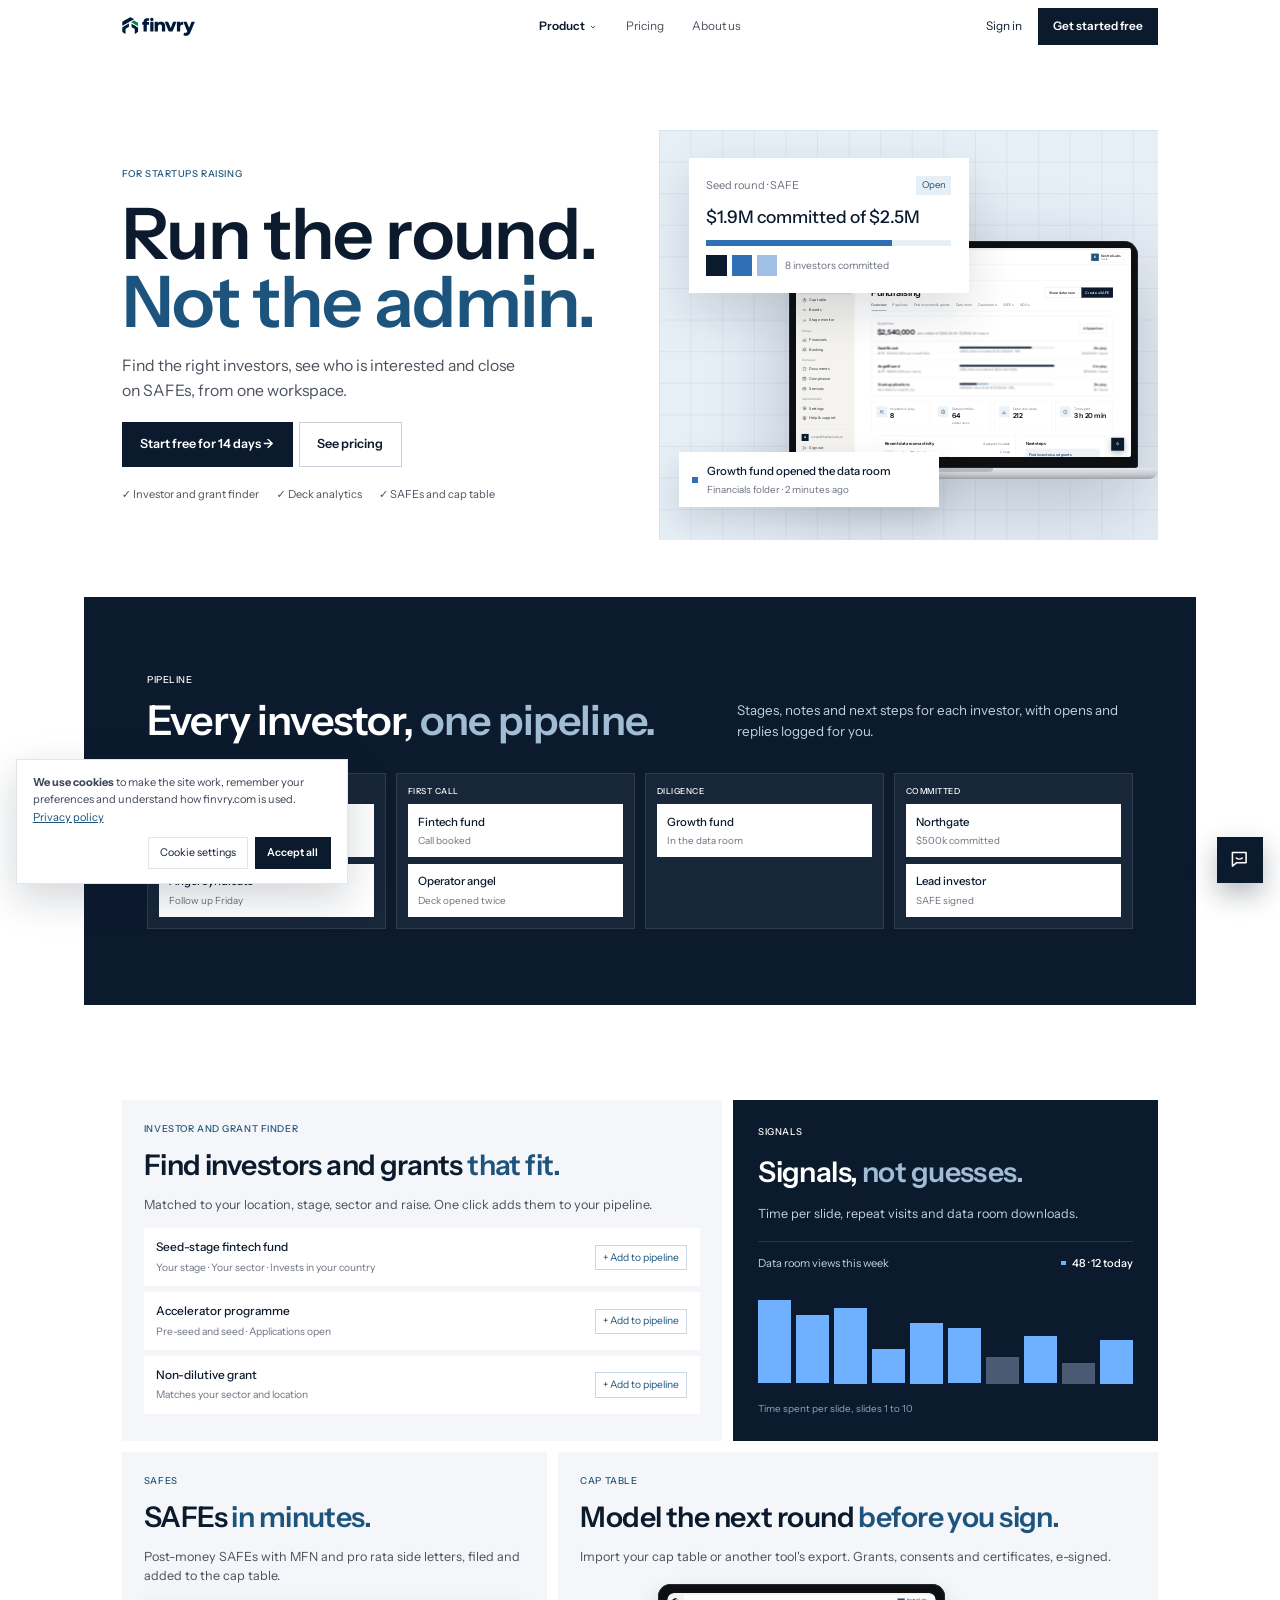
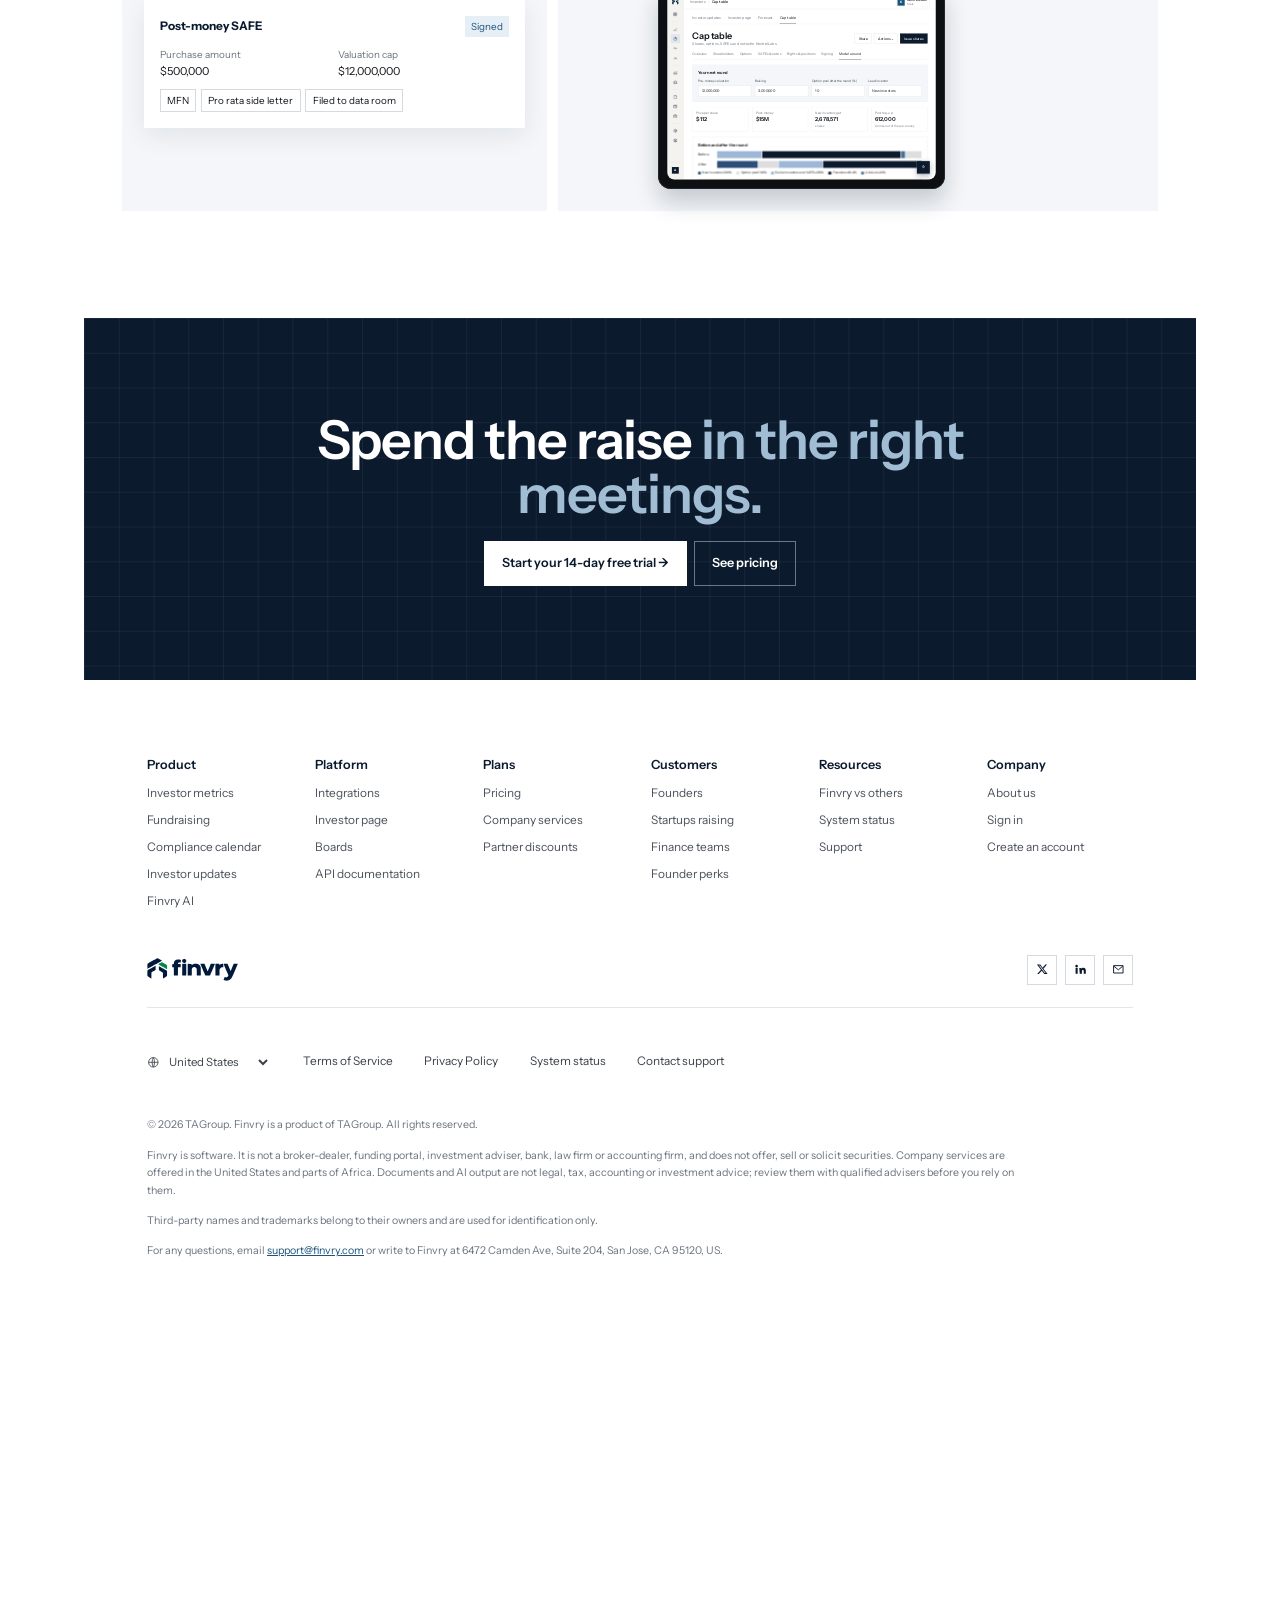
<file: startups-raising/index.html>
<!doctype html>
<html lang="en" style="zoom: .79;">
<head>
<meta charset="utf-8"><meta name="viewport" content="width=device-width, initial-scale=1">
<title>Finvry for startups raising</title><meta name="description" content="Run your round from one place: find investors and grants, pipeline, deck analytics, data room, SAFEs.">
<meta property="og:title" content="Finvry for startups raising"><meta property="og:description" content="Run your round from one place: find investors and grants, pipeline, deck analytics, data room, SAFEs."><meta name="theme-color" content="#0c1a2e">
<script>(function(){var p=location.pathname;if(/\/index\.html$/.test(p))history.replaceState(null,'',p.replace(/index\.html$/,'')+location.search+location.hash)})()</script>
<link rel="canonical" href="https://finvry.com/startups-raising/">
<link rel="icon" href="/favicon.svg" type="image/svg+xml">
<link rel="icon" href="/favicon-32.png" sizes="32x32" type="image/png">
<link rel="apple-touch-icon" href="/apple-touch-icon.png">
<meta property="og:image" content="https://finvry.com/og.png">
<link rel="preconnect" href="https://fonts.googleapis.com"><link rel="preconnect" href="https://fonts.gstatic.com" crossorigin>
<link href="https://fonts.googleapis.com/css2?family=Instrument+Sans:wght@400;500;600&display=swap" rel="stylesheet">
<link rel="stylesheet" href="/styles.css?v=8ae72ee6">
<link rel="stylesheet" href="/site.css?v=1bfb2715">
<script src="/site.js?v=b5933740" defer></script>
</head>
<body class="f"><header class="f-hd"><div class="f-w">
  <a class="f-brand" href="/" aria-label="Finvry home"><img src="/finvry-logo.svg" alt="Finvry"></a>
  <nav class="f-nav" aria-label="Main"><div class="f-dd"><button type="button" class="f-ddb on" aria-expanded="false" aria-haspopup="true">Product<svg width="10" height="10" viewBox="0 0 24 24" aria-hidden="true"><path d="m6 9 6 6 6-6" fill="none" stroke="currentColor" stroke-width="2.4"/></svg></button><div class="f-ddm"><a href="/founders/"><i><svg viewBox="0 0 24 24" aria-hidden="true"><path d="M12 12a4 4 0 1 0 0-8 4 4 0 0 0 0 8zM4 21c0-4 3.6-6.5 8-6.5s8 2.5 8 6.5" fill="none" stroke="currentColor" stroke-width="1.8" stroke-linecap="round" stroke-linejoin="round"/></svg></i><span><b>Founders</b><em>Updates, deck and paperwork</em></span></a><a href="/startups-raising/"><i><svg viewBox="0 0 24 24" aria-hidden="true"><path d="M4 18l5-6 4 3 7-9M15 6h5v5" fill="none" stroke="currentColor" stroke-width="1.8" stroke-linecap="round" stroke-linejoin="round"/></svg></i><span><b>Startups raising</b><em>Pipeline, data room and SAFEs</em></span></a><a href="/finance-teams/"><i><svg viewBox="0 0 24 24" aria-hidden="true"><path d="M4 19V9M10 19V5M16 19v-7M22 19H2" fill="none" stroke="currentColor" stroke-width="1.8" stroke-linecap="round" stroke-linejoin="round"/></svg></i><span><b>Finance teams</b><em>Books, statements and boards</em></span></a><a href="/compare/"><i><svg viewBox="0 0 24 24" aria-hidden="true"><path d="M7 4v16M17 4v16M3 8l4-4 4 4M13 16l4 4 4-4" fill="none" stroke="currentColor" stroke-width="1.8" stroke-linecap="round" stroke-linejoin="round"/></svg></i><span><b>Finvry vs others</b><em>How Finvry compares</em></span></a></div></div><a href="/pricing/">Pricing</a><a href="/about/">About us</a></nav>
  <div class="f-hda"><a class="si" href="https://app.finvry.com/login">Sign in</a><a class="f-btn dk" href="https://app.finvry.com/start">Get started free</a>
  <button type="button" class="f-mb" aria-label="Menu" aria-expanded="false" aria-controls="f-mm"><svg width="18" height="18" viewBox="0 0 24 24" aria-hidden="true"><path d="M4 7h16M4 12h16M4 17h16" fill="none" stroke="currentColor" stroke-width="1.8"/></svg></button></div>
</div><div class="f-mm" id="f-mm" hidden><span class="f-mml">Product</span><a href="/founders/">Founders</a><a href="/startups-raising/">Startups raising</a><a href="/finance-teams/">Finance teams</a><a href="/compare/">Finvry vs others</a><a href="/pricing/">Pricing</a><a href="/about/">About us</a><a href="https://app.finvry.com/login">Sign in</a><a class="f-btn dk" href="https://app.finvry.com/start">Get started free</a></div></header><main>
<section class="f-sec" style="padding:96px 0 72px"><div class="f-w f-g" style="align-items:center;gap:48px">
  <div class="s6 f-herocol"><p class="f-lab">For startups raising</p><h1 class="f-h1" style="color:#0c1a2e">Run the round. <span class="f-em">Not the admin.</span></h1>
    <p class="f-sub" style="font-size:20px;max-width:500px">Find the right investors, see who is interested and close on SAFEs, from one workspace.</p>
    <div class="f-acts"><a class="f-btn dk" href="https://app.finvry.com/start">Start free for 14 days →</a><a class="f-btn gh" href="/pricing/">See pricing</a></div>
    <div style="display:flex;gap:22px;flex-wrap:wrap;font-size:14px;color:#4a515c"><span>✓ Investor and grant finder</span><span>✓ Deck analytics</span><span>✓ SAFEs and cap table</span></div></div>
  <div class="s6 f-pale" style="position:relative;min-height:520px;overflow:hidden" aria-hidden="true"><div class="f-gridbg dk"></div>
    <div style="position:absolute;z-index:2;left:6%;top:7%;width:56%;background:#fff;padding:22px;display:flex;flex-direction:column;gap:12px;box-shadow:0 24px 60px rgba(12,26,46,.14)"><div style="display:flex;justify-content:space-between;align-items:center"><span style="font-size:14px;color:#6b7280">Seed round · SAFE</span><span style="font-size:12px;color:#1c547d;background:#e6eef6;padding:3px 7px">Open</span></div>
      <span style="font-size:22px;font-weight:500;color:#0c1a2e">$1.9M committed of $2.5M</span><div style="height:8px;background:#e6eef6"><div class="f-grow" style="width:76%;height:8px;background:#2f6fb3"></div></div>
      <div style="display:flex;gap:6px;align-items:center"><span style="width:26px;height:26px;background:#0c1a2e"></span><span style="width:26px;height:26px;background:#2f6fb3"></span><span style="width:26px;height:26px;background:#9fc0e4"></span><span style="font-size:13px;color:#6b7280;margin-left:4px">8 investors committed</span></div></div>
    <div class="f-colmac"><div class="dv-mac"><div class="dv-lid"><span class="dv-cam"></span><div class="dv-scr" data-w="1440" data-h="900"><div class="dv-in on"><div class="ap" aria-hidden="true"><aside class="ap-side"><img src="/finvry-logo.svg" alt="" class="ap-logo"><nav><span class="ap-nv"><svg width="20" height="20" viewBox="0 0 24 24" aria-hidden="true"><path d="M4 4h7v7H4zM13 4h7v7h-7zM4 13h7v7H4zM13 13h7v7h-7z" fill="none" stroke="currentColor" stroke-width="1.7" stroke-linecap="round" stroke-linejoin="round"/></svg><span>Dashboard</span></span><p class="ap-grp">Investors</p><span class="ap-nv on"><svg width="20" height="20" viewBox="0 0 24 24" aria-hidden="true"><path d="M4 19l5-6 4 3 7-9M4 21h16" fill="none" stroke="currentColor" stroke-width="1.7" stroke-linecap="round" stroke-linejoin="round"/></svg><span>Investors</span></span><span class="ap-nv"><svg width="20" height="20" viewBox="0 0 24 24" aria-hidden="true"><path d="M12 3a9 9 0 1 0 9 9h-9zM14 3.3A9 9 0 0 1 20.7 10H14z" fill="none" stroke="currentColor" stroke-width="1.7" stroke-linecap="round" stroke-linejoin="round"/></svg><span>Cap table</span></span><span class="ap-nv"><svg width="20" height="20" viewBox="0 0 24 24" aria-hidden="true"><path d="M3 12h4l2-5 4 10 2-5h6" fill="none" stroke="currentColor" stroke-width="1.7" stroke-linecap="round" stroke-linejoin="round"/></svg><span>Boards</span></span><span class="ap-nv"><svg width="20" height="20" viewBox="0 0 24 24" aria-hidden="true"><path d="M5 18a7 7 0 1 1 14 0M12 18l3-5" fill="none" stroke="currentColor" stroke-width="1.7" stroke-linecap="round" stroke-linejoin="round"/></svg><span>Stage monitor</span></span><p class="ap-grp">Money</p><span class="ap-nv"><svg width="20" height="20" viewBox="0 0 24 24" aria-hidden="true"><path d="M5 20V12M10 20V8M15 20v-6M20 20V5M3 20h18" fill="none" stroke="currentColor" stroke-width="1.7" stroke-linecap="round" stroke-linejoin="round"/></svg><span>Financials</span></span><span class="ap-nv"><svg width="20" height="20" viewBox="0 0 24 24" aria-hidden="true"><path d="M3 10l9-6 9 6M5 10v8M9 10v8M15 10v8M19 10v8M3 20h18" fill="none" stroke="currentColor" stroke-width="1.7" stroke-linecap="round" stroke-linejoin="round"/></svg><span>Banking</span></span><p class="ap-grp">Company</p><span class="ap-nv"><svg width="20" height="20" viewBox="0 0 24 24" aria-hidden="true"><path d="M7 3h7l5 5v13H7zM14 3v5h5" fill="none" stroke="currentColor" stroke-width="1.7" stroke-linecap="round" stroke-linejoin="round"/></svg><span>Documents</span></span><span class="ap-nv"><svg width="20" height="20" viewBox="0 0 24 24" aria-hidden="true"><path d="M4 6h16v14H4zM4 10h16M9 3v4M15 3v4M9 15l2 2 4-4" fill="none" stroke="currentColor" stroke-width="1.7" stroke-linecap="round" stroke-linejoin="round"/></svg><span>Compliance</span></span><span class="ap-nv"><svg width="20" height="20" viewBox="0 0 24 24" aria-hidden="true"><path d="M4 8h16v11H4zM9 8V5h6v3M4 13h16" fill="none" stroke="currentColor" stroke-width="1.7" stroke-linecap="round" stroke-linejoin="round"/></svg><span>Services</span></span><p class="ap-grp">Administration</p><span class="ap-nv"><svg width="20" height="20" viewBox="0 0 24 24" aria-hidden="true"><path d="M12 15a3 3 0 1 0 0-6 3 3 0 0 0 0 6zM19 12a7 7 0 0 0-.1-1.2l2-1.5-2-3.4-2.3.9a7 7 0 0 0-2.1-1.2L14 3h-4l-.5 2.6a7 7 0 0 0-2.1 1.2l-2.3-.9-2 3.4 2 1.5A7 7 0 0 0 5 12c0 .4 0 .8.1 1.2l-2 1.5 2 3.4 2.3-.9a7 7 0 0 0 2.1 1.2L10 21h4l.5-2.6a7 7 0 0 0 2.1-1.2l2.3.9 2-3.4-2-1.5c.1-.4.1-.8.1-1.2z" fill="none" stroke="currentColor" stroke-width="1.7" stroke-linecap="round" stroke-linejoin="round"/></svg><span>Settings</span></span><span class="ap-nv"><svg width="20" height="20" viewBox="0 0 24 24" aria-hidden="true"><path d="M12 21a9 9 0 1 0 0-18 9 9 0 0 0 0 18zM12 15.5a3.5 3.5 0 1 0 0-7 3.5 3.5 0 0 0 0 7zM6 6l3.5 3.5M14.5 14.5 18 18M18 6l-3.5 3.5M9.5 14.5 6 18" fill="none" stroke="currentColor" stroke-width="1.7" stroke-linecap="round" stroke-linejoin="round"/></svg><span>Help & support</span></span></nav><div class="ap-foot"><span class="ap-me"><b>A</b><span>amara@kestrellabs.co</span></span><span class="ap-nv"><svg width="20" height="20" viewBox="0 0 24 24" aria-hidden="true"><path d="M9 4H5v16h4M16 8l4 4-4 4M20 12H10" fill="none" stroke="currentColor" stroke-width="1.7" stroke-linecap="round" stroke-linejoin="round"/></svg><span>Sign out</span></span></div></aside>
<div class="ap-main"><div class="ap-top"><span class="ap-crumb"><span>Investors</span><i>/</i><b>Fundraising</b></span><span class="ap-org"><b>K</b><span><strong>Kestrel Labs</strong><em>Scale</em></span></span></div>
<div class="ap-body"><div class="ap-tabs"><span class=on>Fundraising</span><span>Contacts</span><span>Updates</span><span>Investor page</span></div>
<div class="ap-hrow"><h1>Fundraising</h1><span class="ap-btns"><span class="ap-b">Share data room</span><span class="ap-b dk">Create a SAFE</span></span></div>
<div class="ap-tabs sm"><span class=on>Overview</span><span>Pipelines</span><span>Find investors & grants</span><span>Data room</span><span>Deal memo</span><span>SAFEs</span><span>NDAs</span></div>
<div class="ap-card ap-pipes"><div class="ap-hrow"><span><em class="ap-mute">3 pipelines</em><p class="ap-tot"><b>$2,540,000</b> committed of $3,500,000 · $1,950,000 closed</p></span><span class="ap-b">All pipelines</span></div><div class="ap-pp"><span><b>Seed Round</b><em>SAFE · $12,000,000 cap · close 31 Mar</em></span><span><span class="ap-pb"><i style="width:76%"></i><i class="lt" style="width:0%"></i></span><em>$1,900,000 committed of $2,500,000 · 76%</em></span><span class="r"><b>5 in play</b><em>$1,400,000 closed</em></span></div><div class="ap-pp"><span><b>Angel Round</b><em>SAFE · $8,000,000 cap · closed</em></span><span><span class="ap-pb"><i style="width:100%"></i><i class="lt" style="width:0%"></i></span><em>$550,000 committed of $500,000 · 100%</em></span><span class="r"><b>0 in play</b><em>$550,000 closed</em></span></div><div class="ap-pp"><span><b>Grant applications</b><em>Non-dilutive · close 30 Jun</em></span><span><span class="ap-pb"><i style="width:18%"></i><i class="lt" style="width:12%"></i></span><em>$90,000 committed of $500,000 · 18%</em></span><span class="r"><b>3 in play</b><em>$0 closed</em></span></div></div>
<div class="ap-kpis"><div class="ap-kpi "><span class="ap-ki"><svg width="22" height="22" viewBox="0 0 24 24" aria-hidden="true"><path d="M9 11a3 3 0 1 0 0-6 3 3 0 0 0 0 6zM3 20c0-3 2.7-5 6-5s6 2 6 5M16 11a3 3 0 1 0 0-6M18 15c2 .6 3 2.3 3 5" fill="none" stroke="currentColor" stroke-width="1.7" stroke-linecap="round" stroke-linejoin="round"/></svg></span><span><em>Investors in play</em><b class="">8</b></span></div><div class="ap-kpi "><span class="ap-ki"><svg width="22" height="22" viewBox="0 0 24 24" aria-hidden="true"><path d="M7 3h7l5 5v13H7zM14 3v5h5M10 13h6M10 17h6" fill="none" stroke="currentColor" stroke-width="1.7" stroke-linecap="round" stroke-linejoin="round"/></svg></span><span><em>Data room files</em><b class="">64</b><small>2 data rooms</small></span></div><div class="ap-kpi "><span class="ap-ki"><svg width="22" height="22" viewBox="0 0 24 24" aria-hidden="true"><path d="M6 19V13M11 19V9M16 19v-4M4 21h16" fill="none" stroke="currentColor" stroke-width="1.7" stroke-linecap="round" stroke-linejoin="round"/></svg></span><span><em>Data room views</em><b class="">212</b></span></div><div class="ap-kpi "><span class="ap-ki"><svg width="22" height="22" viewBox="0 0 24 24" aria-hidden="true"><path d="M12 21a9 9 0 1 0 0-18 9 9 0 0 0 0 18zM12 7v5l3 2" fill="none" stroke="currentColor" stroke-width="1.7" stroke-linecap="round" stroke-linejoin="round"/></svg></span><span><em>Time spent</em><b class="">3 h 20 min</b></span></div></div>
<div class="ap-g2 w"><div class="ap-card"><div class="ap-hrow"><h3>Recent data room activity</h3><em class="ap-mute">4 people this week</em></div><div class="ap-act"><span class="av">H</span><span><b>partner@harborlane.vc</b><em>Opened 14 files via Investor page · 22 min in total</em><span class="ap-files"><i>Financials 2026</i><i>Cap table</i><i>Deck v5</i></span></span><em>2 h ago</em></div></div>
<div class="ap-card"><h3>Next steps</h3><div class="ap-ns on"><b>Find investors and grants</b><em>Matched to your stage and sector</em></div><div class="ap-ns"><b>Send the Q3 update</b><em>Drafted from your numbers</em></div></div></div></div></div><span class="ap-ai"><svg width="22" height="22" viewBox="0 0 24 24" aria-hidden="true"><path d="M12 3l1.8 4.7L18.5 9.5l-4.7 1.8L12 16l-1.8-4.7L5.5 9.5l4.7-1.8z" fill="none" stroke="currentColor" stroke-width="1.7" stroke-linecap="round" stroke-linejoin="round"/></svg></span></div></div><div class="dv-in"><div class="ap" aria-hidden="true"><aside class="ap-side"><img src="/finvry-logo.svg" alt="" class="ap-logo"><nav><span class="ap-nv"><svg width="20" height="20" viewBox="0 0 24 24" aria-hidden="true"><path d="M4 4h7v7H4zM13 4h7v7h-7zM4 13h7v7H4zM13 13h7v7h-7z" fill="none" stroke="currentColor" stroke-width="1.7" stroke-linecap="round" stroke-linejoin="round"/></svg><span>Dashboard</span></span><p class="ap-grp">Investors</p><span class="ap-nv on"><svg width="20" height="20" viewBox="0 0 24 24" aria-hidden="true"><path d="M4 19l5-6 4 3 7-9M4 21h16" fill="none" stroke="currentColor" stroke-width="1.7" stroke-linecap="round" stroke-linejoin="round"/></svg><span>Investors</span></span><span class="ap-nv"><svg width="20" height="20" viewBox="0 0 24 24" aria-hidden="true"><path d="M12 3a9 9 0 1 0 9 9h-9zM14 3.3A9 9 0 0 1 20.7 10H14z" fill="none" stroke="currentColor" stroke-width="1.7" stroke-linecap="round" stroke-linejoin="round"/></svg><span>Cap table</span></span><span class="ap-nv"><svg width="20" height="20" viewBox="0 0 24 24" aria-hidden="true"><path d="M3 12h4l2-5 4 10 2-5h6" fill="none" stroke="currentColor" stroke-width="1.7" stroke-linecap="round" stroke-linejoin="round"/></svg><span>Boards</span></span><span class="ap-nv"><svg width="20" height="20" viewBox="0 0 24 24" aria-hidden="true"><path d="M5 18a7 7 0 1 1 14 0M12 18l3-5" fill="none" stroke="currentColor" stroke-width="1.7" stroke-linecap="round" stroke-linejoin="round"/></svg><span>Stage monitor</span></span><p class="ap-grp">Money</p><span class="ap-nv"><svg width="20" height="20" viewBox="0 0 24 24" aria-hidden="true"><path d="M5 20V12M10 20V8M15 20v-6M20 20V5M3 20h18" fill="none" stroke="currentColor" stroke-width="1.7" stroke-linecap="round" stroke-linejoin="round"/></svg><span>Financials</span></span><span class="ap-nv"><svg width="20" height="20" viewBox="0 0 24 24" aria-hidden="true"><path d="M3 10l9-6 9 6M5 10v8M9 10v8M15 10v8M19 10v8M3 20h18" fill="none" stroke="currentColor" stroke-width="1.7" stroke-linecap="round" stroke-linejoin="round"/></svg><span>Banking</span></span><p class="ap-grp">Company</p><span class="ap-nv"><svg width="20" height="20" viewBox="0 0 24 24" aria-hidden="true"><path d="M7 3h7l5 5v13H7zM14 3v5h5" fill="none" stroke="currentColor" stroke-width="1.7" stroke-linecap="round" stroke-linejoin="round"/></svg><span>Documents</span></span><span class="ap-nv"><svg width="20" height="20" viewBox="0 0 24 24" aria-hidden="true"><path d="M4 6h16v14H4zM4 10h16M9 3v4M15 3v4M9 15l2 2 4-4" fill="none" stroke="currentColor" stroke-width="1.7" stroke-linecap="round" stroke-linejoin="round"/></svg><span>Compliance</span></span><span class="ap-nv"><svg width="20" height="20" viewBox="0 0 24 24" aria-hidden="true"><path d="M4 8h16v11H4zM9 8V5h6v3M4 13h16" fill="none" stroke="currentColor" stroke-width="1.7" stroke-linecap="round" stroke-linejoin="round"/></svg><span>Services</span></span><p class="ap-grp">Administration</p><span class="ap-nv"><svg width="20" height="20" viewBox="0 0 24 24" aria-hidden="true"><path d="M12 15a3 3 0 1 0 0-6 3 3 0 0 0 0 6zM19 12a7 7 0 0 0-.1-1.2l2-1.5-2-3.4-2.3.9a7 7 0 0 0-2.1-1.2L14 3h-4l-.5 2.6a7 7 0 0 0-2.1 1.2l-2.3-.9-2 3.4 2 1.5A7 7 0 0 0 5 12c0 .4 0 .8.1 1.2l-2 1.5 2 3.4 2.3-.9a7 7 0 0 0 2.1 1.2L10 21h4l.5-2.6a7 7 0 0 0 2.1-1.2l2.3.9 2-3.4-2-1.5c.1-.4.1-.8.1-1.2z" fill="none" stroke="currentColor" stroke-width="1.7" stroke-linecap="round" stroke-linejoin="round"/></svg><span>Settings</span></span><span class="ap-nv"><svg width="20" height="20" viewBox="0 0 24 24" aria-hidden="true"><path d="M12 21a9 9 0 1 0 0-18 9 9 0 0 0 0 18zM12 15.5a3.5 3.5 0 1 0 0-7 3.5 3.5 0 0 0 0 7zM6 6l3.5 3.5M14.5 14.5 18 18M18 6l-3.5 3.5M9.5 14.5 6 18" fill="none" stroke="currentColor" stroke-width="1.7" stroke-linecap="round" stroke-linejoin="round"/></svg><span>Help & support</span></span></nav><div class="ap-foot"><span class="ap-me"><b>A</b><span>amara@kestrellabs.co</span></span><span class="ap-nv"><svg width="20" height="20" viewBox="0 0 24 24" aria-hidden="true"><path d="M9 4H5v16h4M16 8l4 4-4 4M20 12H10" fill="none" stroke="currentColor" stroke-width="1.7" stroke-linecap="round" stroke-linejoin="round"/></svg><span>Sign out</span></span></div></aside>
<div class="ap-main"><div class="ap-top"><span class="ap-crumb"><span>Investors</span><i>/</i><b>Contacts</b></span><span class="ap-org"><b>K</b><span><strong>Kestrel Labs</strong><em>Scale</em></span></span></div>
<div class="ap-body"><div class="ap-tabs"><span>Fundraising</span><span class=on>Contacts</span><span>Updates</span><span>Investor page</span></div>
<div class="ap-hrow"><h1>Contacts</h1><span class="ap-btns"><span class="ap-search">Search name, email, firm or title</span><span class="ap-b">Import</span><span class="ap-b dk">New contact</span></span></div>
<div class="ap-chips"><span class="on">All contacts <em>48</em></span><span>Board <em>4</em></span><span>Executive <em>6</em></span><span>Investors <em>38</em></span><span class="add">+ New list</span></div>
<div class="ap-card ap-ctbl"><div class="ap-cr th"><i class="cb"></i><span>Contact</span><span>Firm</span><span>Lists</span><span>Last activity</span><span>Status</span></div><div class="ap-cr"><i class="cb"></i><span class="who"><span class="av">NB</span><span><b>Nadia Brooks</b><em>nadia@harborlane.vc</em></span></span><span class="firm">Harbor Lane Capital<em> · Partner</em></span><span><i class="ap-tag">Board</i></span><span class="ap-mute">12 Nov 2026</span><span><i class="ap-tag">Subscribed</i></span></div><div class="ap-cr"><i class="cb"></i><span class="who"><span class="av">TL</span><span><b>Theo Lindqvist</b><em>theo@meridianseed.com</em></span></span><span class="firm">Meridian Seed Fund<em> · Principal</em></span><span><i class="ap-tag">Board</i></span><span class="ap-mute">12 Nov 2026</span><span><i class="ap-tag">Subscribed</i></span></div><div class="ap-cr"><i class="cb"></i><span class="who"><span class="av">PR</span><span><b>Priya Raman</b><em>priya@atlasangels.org</em></span></span><span class="firm">Atlas Angels<em> · Lead</em></span><span><i class="ap-tag">Investors</i></span><span class="ap-mute">10 Nov 2026</span><span><i class="ap-tag">Subscribed</i></span></div><div class="ap-cr"><i class="cb"></i><span class="who"><span class="av">JM</span><span><b>Jonah Mercer</b><em>jonah@cobaltpartners.com</em></span></span><span class="firm">Cobalt Partners<em> · Partner</em></span><span><i class="ap-tag">Investors</i></span><span class="ap-mute">9 Nov 2026</span><span><i class="ap-tag">Subscribed</i></span></div><div class="ap-cr"><i class="cb"></i><span class="who"><span class="av">LF</span><span><b>Lena Fischer</b><em>lena@northfieldvc.com</em></span></span><span class="firm">Northfield Ventures<em> · Associate</em></span><span><i class="ap-tag">Investors</i></span><span class="ap-mute">9 Nov 2026</span><span><i class="ap-tag">Subscribed</i></span></div><div class="ap-cr"><i class="cb"></i><span class="who"><span class="av">MH</span><span><b>Marcus Hale</b><em>marcus@kestrellabs.co</em></span></span><span class="firm">Kestrel Labs<em> · CFO</em></span><span><i class="ap-tag">Executive</i></span><span class="ap-mute">8 Nov 2026</span><span><i class="ap-tag">Subscribed</i></span></div><div class="ap-cr"><i class="cb"></i><span class="who"><span class="av">SD</span><span><b>Sofia Duarte</b><em>sofia@bluecrest.capital</em></span></span><span class="firm">Bluecrest Capital<em> · Partner</em></span><span><i class="ap-tag">Investors</i></span><span class="ap-mute">5 Nov 2026</span><span><i class="ap-tag">Subscribed</i></span></div><div class="ap-cr"><i class="cb"></i><span class="who"><span class="av">AC</span><span><b>Ade Coker</b><em>ade@sunroute.vc</em></span></span><span class="firm">Sunroute Ventures<em> · Analyst</em></span><span><i class="ap-tag">Investors</i></span><span class="ap-mute">3 Nov 2026</span><span><i class="ap-tag">Subscribed</i></span></div></div></div></div><span class="ap-ai"><svg width="22" height="22" viewBox="0 0 24 24" aria-hidden="true"><path d="M12 3l1.8 4.7L18.5 9.5l-4.7 1.8L12 16l-1.8-4.7L5.5 9.5l4.7-1.8z" fill="none" stroke="currentColor" stroke-width="1.7" stroke-linecap="round" stroke-linejoin="round"/></svg></span></div></div></div></div><div class="dv-base"><i></i></div></div></div>
    <div style="position:absolute;z-index:2;left:4%;bottom:8%;width:52%;background:#fff;padding:14px 16px;display:flex;gap:12px;align-items:center;box-shadow:0 18px 44px rgba(12,26,46,.14)"><span class="f-dot" style="width:8px;height:8px;background:#2f6fb3;flex:none"></span><span style="display:flex;flex-direction:column;gap:2px"><b style="font-size:14.5px;font-weight:500;color:#0c1a2e">Growth fund opened the data room</b><span style="font-size:12.5px;color:#6b7280">Financials folder · 2 minutes ago</span></span></div>
  </div>
</div></section>

<section class="f-inset"><div class="f-box f-navy"><div class="f-wi" style="padding-top:96px;padding-bottom:96px">
  <div class="f-split"><div><p class="f-lab">Pipeline</p><h2 class="f-h2" style="font-size:52px">Every investor, <span class="f-emd">one pipeline.</span></h2></div><p class="f-sub" style="font-size:17px">Stages, notes and next steps for each investor, with opens and replies logged for you.</p></div>
  <div style="overflow-x:auto"><div style="min-width:860px;display:grid;grid-template-columns:repeat(4,minmax(0,1fr));gap:12px"><div style="background:rgba(255,255,255,.05);border:1px solid rgba(255,255,255,.1);padding:14px;display:flex;flex-direction:column;gap:8px"><span class="f-lab" style="font-size:10.5px">Contacted</span><div style="background:#fff;padding:12px 13px;display:flex;flex-direction:column;gap:3px"><span style="font-size:14.5px;font-weight:500;color:#0c1a2e">Seed fund</span><span style="font-size:12.5px;color:#6b7280">Intro sent</span></div><div style="background:#fff;padding:12px 13px;display:flex;flex-direction:column;gap:3px"><span style="font-size:14.5px;font-weight:500;color:#0c1a2e">Angel syndicate</span><span style="font-size:12.5px;color:#6b7280">Follow up Friday</span></div></div><div style="background:rgba(255,255,255,.05);border:1px solid rgba(255,255,255,.1);padding:14px;display:flex;flex-direction:column;gap:8px"><span class="f-lab" style="font-size:10.5px">First call</span><div style="background:#fff;padding:12px 13px;display:flex;flex-direction:column;gap:3px"><span style="font-size:14.5px;font-weight:500;color:#0c1a2e">Fintech fund</span><span style="font-size:12.5px;color:#6b7280">Call booked</span></div><div style="background:#fff;padding:12px 13px;display:flex;flex-direction:column;gap:3px"><span style="font-size:14.5px;font-weight:500;color:#0c1a2e">Operator angel</span><span style="font-size:12.5px;color:#6b7280">Deck opened twice</span></div></div><div style="background:rgba(255,255,255,.05);border:1px solid rgba(255,255,255,.1);padding:14px;display:flex;flex-direction:column;gap:8px"><span class="f-lab" style="font-size:10.5px">Diligence</span><div style="background:#fff;padding:12px 13px;display:flex;flex-direction:column;gap:3px"><span style="font-size:14.5px;font-weight:500;color:#0c1a2e">Growth fund</span><span style="font-size:12.5px;color:#6b7280">In the data room</span></div></div><div style="background:rgba(255,255,255,.05);border:1px solid rgba(255,255,255,.1);padding:14px;display:flex;flex-direction:column;gap:8px"><span class="f-lab" style="font-size:10.5px">Committed</span><div style="background:#fff;padding:12px 13px;display:flex;flex-direction:column;gap:3px"><span style="font-size:14.5px;font-weight:500;color:#0c1a2e">Northgate</span><span style="font-size:12.5px;color:#6b7280">$500k committed</span></div><div style="background:#fff;padding:12px 13px;display:flex;flex-direction:column;gap:3px"><span style="font-size:14.5px;font-weight:500;color:#0c1a2e">Lead investor</span><span style="font-size:12.5px;color:#6b7280">SAFE signed</span></div></div></div></div>
</div></div></section>

<section class="f-sec"><div class="f-w f-g" style="gap:14px">
  <div class="s7 f-bt"><p class="f-lab">Investor and grant finder</p><h2 class="f-h3" style="color:#0c1a2e">Find investors and grants <span class="f-em">that fit.</span></h2><p class="f-sub" style="font-size:16px">Matched to your location, stage, sector and raise. One click adds them to your pipeline.</p><div style="display:flex;flex-direction:column;gap:8px"><div class="f-row" style="padding:14px 16px;align-items:center;gap:12px"><span style="display:flex;flex-direction:column;gap:3px"><b style="font-size:15px;font-weight:500;color:#0c1a2e">Seed-stage fintech fund</b><span style="font-size:13px;color:#6b7280">Your stage · Your sector · Invests in your country</span></span><span style="font-size:13px;color:#1c547d;border:1px solid #c9d6e8;padding:5px 9px;white-space:nowrap">+ Add to pipeline</span></div><div class="f-row" style="padding:14px 16px;align-items:center;gap:12px"><span style="display:flex;flex-direction:column;gap:3px"><b style="font-size:15px;font-weight:500;color:#0c1a2e">Accelerator programme</b><span style="font-size:13px;color:#6b7280">Pre-seed and seed · Applications open</span></span><span style="font-size:13px;color:#1c547d;border:1px solid #c9d6e8;padding:5px 9px;white-space:nowrap">+ Add to pipeline</span></div><div class="f-row" style="padding:14px 16px;align-items:center;gap:12px"><span style="display:flex;flex-direction:column;gap:3px"><b style="font-size:15px;font-weight:500;color:#0c1a2e">Non-dilutive grant</b><span style="font-size:13px;color:#6b7280">Matches your sector and location</span></span><span style="font-size:13px;color:#1c547d;border:1px solid #c9d6e8;padding:5px 9px;white-space:nowrap">+ Add to pipeline</span></div></div></div>
  <div class="s5 f-navy" style="padding:32px;display:flex;flex-direction:column;gap:22px"><p class="f-lab">Signals</p><h2 class="f-h3">Signals, <span class="f-emd">not guesses.</span></h2><p class="f-sub" style="font-size:16px">Time per slide, repeat visits and data room downloads.</p>
    <div style="display:flex;justify-content:space-between;align-items:center;border-top:1px solid #24364f;padding-top:16px;font-size:14px;color:#c3d1e4"><span>Data room views this week</span><b style="font-weight:500;color:#fff;display:flex;gap:8px;align-items:center"><span class="f-dot" style="width:6px;height:6px"></span>48 · 12 today</b></div>
    <div class="f-bars" style="height:120px;margin-top:auto" data-live="bars" data-low="35"><div class="f-bar" style="flex:1;height:88%;background:#6fb0ff;animation-delay:0ms"></div><div class="f-bar" style="flex:1;height:72%;background:#6fb0ff;animation-delay:40ms"></div><div class="f-bar" style="flex:1;height:80%;background:#6fb0ff;animation-delay:80ms"></div><div class="f-bar" style="flex:1;height:36%;background:#6fb0ff;animation-delay:120ms"></div><div class="f-bar" style="flex:1;height:64%;background:#6fb0ff;animation-delay:160ms"></div><div class="f-bar" style="flex:1;height:58%;background:#6fb0ff;animation-delay:200ms"></div><div class="f-bar" style="flex:1;height:28%;background:#4a5a73;animation-delay:240ms"></div><div class="f-bar" style="flex:1;height:50%;background:#6fb0ff;animation-delay:280ms"></div><div class="f-bar" style="flex:1;height:22%;background:#4a5a73;animation-delay:320ms"></div><div class="f-bar" style="flex:1;height:46%;background:#6fb0ff;animation-delay:360ms"></div></div><span style="font-size:12.5px;color:#8ea3bf">Time spent per slide, slides 1 to 10</span></div>
  <div class="s5 f-bt"><p class="f-lab">SAFEs</p><h2 class="f-h3" style="color:#0c1a2e">SAFEs <span class="f-em">in minutes.</span></h2><p class="f-sub" style="font-size:16px">Post-money SAFEs with MFN and pro rata side letters, filed and added to the cap table.</p>
    <div class="f-wht" style="padding:20px;gap:12px;box-shadow:0 10px 30px rgba(12,26,46,.08)"><div style="display:flex;justify-content:space-between;align-items:center"><b style="font-size:15px;color:#0c1a2e">Post-money SAFE</b><span style="font-size:12.5px;color:#1c547d;background:#e6eef6;padding:4px 8px">Signed</span></div>
      <div style="display:grid;grid-template-columns:repeat(2,minmax(0,1fr));gap:10px;font-size:14px"><span style="display:flex;flex-direction:column;gap:2px"><span style="color:#6b7280;font-size:12.5px">Purchase amount</span>$500,000</span><span style="display:flex;flex-direction:column;gap:2px"><span style="color:#6b7280;font-size:12.5px">Valuation cap</span>$12,000,000</span></div>
      <div style="display:flex;gap:6px;flex-wrap:wrap"><span style="font-size:12.5px;border:1px solid #d5d9e0;padding:4px 8px">MFN</span><span style="font-size:12.5px;border:1px solid #d5d9e0;padding:4px 8px">Pro rata side letter</span><span style="font-size:12.5px;border:1px solid #d5d9e0;padding:4px 8px">Filed to data room</span></div></div></div>
  <div class="s7 f-bt"><p class="f-lab">Cap table</p><h2 class="f-h3" style="color:#0c1a2e">Model the next round <span class="f-em">before you sign.</span></h2><p class="f-sub" style="font-size:16px">Import your cap table or another tool's export. Grants, consents and certificates, e-signed.</p>
    <div class="f-tiledev" style="max-width:560px"><div class="dv-ipad"><div class="dv-scr" data-w="1180" data-h="820"><div class="dv-in on"><div class="ap ap-c" aria-hidden="true"><aside class="ap-side"><img src="/finvry-mark.svg" alt="" class="ap-mark"><nav><span class="ap-nv"><svg width="20" height="20" viewBox="0 0 24 24" aria-hidden="true"><path d="M4 4h7v7H4zM13 4h7v7h-7zM4 13h7v7H4zM13 13h7v7h-7z" fill="none" stroke="currentColor" stroke-width="1.7" stroke-linecap="round" stroke-linejoin="round"/></svg></span><span class="ap-sep"></span><span class="ap-nv"><svg width="20" height="20" viewBox="0 0 24 24" aria-hidden="true"><path d="M4 19l5-6 4 3 7-9M4 21h16" fill="none" stroke="currentColor" stroke-width="1.7" stroke-linecap="round" stroke-linejoin="round"/></svg></span><span class="ap-nv on"><svg width="20" height="20" viewBox="0 0 24 24" aria-hidden="true"><path d="M12 3a9 9 0 1 0 9 9h-9zM14 3.3A9 9 0 0 1 20.7 10H14z" fill="none" stroke="currentColor" stroke-width="1.7" stroke-linecap="round" stroke-linejoin="round"/></svg></span><span class="ap-nv"><svg width="20" height="20" viewBox="0 0 24 24" aria-hidden="true"><path d="M3 12h4l2-5 4 10 2-5h6" fill="none" stroke="currentColor" stroke-width="1.7" stroke-linecap="round" stroke-linejoin="round"/></svg></span><span class="ap-nv"><svg width="20" height="20" viewBox="0 0 24 24" aria-hidden="true"><path d="M5 18a7 7 0 1 1 14 0M12 18l3-5" fill="none" stroke="currentColor" stroke-width="1.7" stroke-linecap="round" stroke-linejoin="round"/></svg></span><span class="ap-sep"></span><span class="ap-nv"><svg width="20" height="20" viewBox="0 0 24 24" aria-hidden="true"><path d="M5 20V12M10 20V8M15 20v-6M20 20V5M3 20h18" fill="none" stroke="currentColor" stroke-width="1.7" stroke-linecap="round" stroke-linejoin="round"/></svg></span><span class="ap-nv"><svg width="20" height="20" viewBox="0 0 24 24" aria-hidden="true"><path d="M3 10l9-6 9 6M5 10v8M9 10v8M15 10v8M19 10v8M3 20h18" fill="none" stroke="currentColor" stroke-width="1.7" stroke-linecap="round" stroke-linejoin="round"/></svg></span><span class="ap-sep"></span><span class="ap-nv"><svg width="20" height="20" viewBox="0 0 24 24" aria-hidden="true"><path d="M7 3h7l5 5v13H7zM14 3v5h5" fill="none" stroke="currentColor" stroke-width="1.7" stroke-linecap="round" stroke-linejoin="round"/></svg></span><span class="ap-nv"><svg width="20" height="20" viewBox="0 0 24 24" aria-hidden="true"><path d="M4 6h16v14H4zM4 10h16M9 3v4M15 3v4M9 15l2 2 4-4" fill="none" stroke="currentColor" stroke-width="1.7" stroke-linecap="round" stroke-linejoin="round"/></svg></span><span class="ap-nv"><svg width="20" height="20" viewBox="0 0 24 24" aria-hidden="true"><path d="M4 8h16v11H4zM9 8V5h6v3M4 13h16" fill="none" stroke="currentColor" stroke-width="1.7" stroke-linecap="round" stroke-linejoin="round"/></svg></span><span class="ap-sep"></span><span class="ap-nv"><svg width="20" height="20" viewBox="0 0 24 24" aria-hidden="true"><path d="M12 15a3 3 0 1 0 0-6 3 3 0 0 0 0 6zM19 12a7 7 0 0 0-.1-1.2l2-1.5-2-3.4-2.3.9a7 7 0 0 0-2.1-1.2L14 3h-4l-.5 2.6a7 7 0 0 0-2.1 1.2l-2.3-.9-2 3.4 2 1.5A7 7 0 0 0 5 12c0 .4 0 .8.1 1.2l-2 1.5 2 3.4 2.3-.9a7 7 0 0 0 2.1 1.2L10 21h4l.5-2.6a7 7 0 0 0 2.1-1.2l2.3.9 2-3.4-2-1.5c.1-.4.1-.8.1-1.2z" fill="none" stroke="currentColor" stroke-width="1.7" stroke-linecap="round" stroke-linejoin="round"/></svg></span><span class="ap-nv"><svg width="20" height="20" viewBox="0 0 24 24" aria-hidden="true"><path d="M12 21a9 9 0 1 0 0-18 9 9 0 0 0 0 18zM12 15.5a3.5 3.5 0 1 0 0-7 3.5 3.5 0 0 0 0 7zM6 6l3.5 3.5M14.5 14.5 18 18M18 6l-3.5 3.5M9.5 14.5 6 18" fill="none" stroke="currentColor" stroke-width="1.7" stroke-linecap="round" stroke-linejoin="round"/></svg></span></nav><div class="ap-foot"><span class="ap-me"><b>A</b></span></div></aside>
<div class="ap-main"><div class="ap-top"><span class="ap-crumb"><span>Investors</span><i>/</i><b>Cap table</b></span><span class="ap-org"><b>K</b><span><strong>Kestrel Labs</strong><em>Scale</em></span></span></div>
<div class="ap-body"><div class="ap-tabs"><span>Investor updates</span><span>Investor page</span><span>Forecast</span><span class=on>Cap table</span></div>
<div class="ap-hrow"><span><h1>Cap table</h1><p class="ap-sub">Shares, options, SAFEs and notes for Kestrel Labs.</p></span><span class="ap-btns"><span class="ap-b">Share</span><span class="ap-b">Actions ⌄</span><span class="ap-b dk">Issue shares</span></span></div>
<div class="ap-tabs sm"><span>Overview</span><span>Shareholders</span><span>Options</span><span>SAFEs & notes</span><span>Rights & positions</span><span>Signing</span><span class=on>Model a round</span><span>Valuation</span><span>Exit</span></div>
<div class="ap-card ap-tint"><h3>Your next round</h3><div class="ap-in"><label>Pre-money valuation<span>12,000,000</span></label><label>Raising<span>3,000,000</span></label><label>Option pool after the round (%)<span>10</span></label><label>Lead investor<span>New investors</span></label></div></div>
<div class="ap-kpis"><div class="ap-kpi "><span><em>Price per share</em><b class="">$1.12</b></span></div><div class="ap-kpi "><span><em>Post-money</em><b class="">$15M</b></span></div><div class="ap-kpi "><span><em>New investors get</em><b class="">2,678,571</b><small>shares</small></span></div><div class="ap-kpi "><span><em>Pool top-up</em><b class="">612,000</b><small>Comes out of the pre-money</small></span></div></div>
<div class="ap-card"><h3>Before and after the round</h3><div class="ap-bb"><span>Before</span><span class="ap-stk"><i style="width:22%;background:#9db8d6"></i><i style="width:68%;background:#0c1a2e"></i><i style="width:2%;background:#4a6f97"></i><i style="width:8%;background:#dedede"></i></span><span>After</span><span class="ap-stk"><i style="width:20%;background:#2c4e78"></i><i style="width:10%;background:#dedede"></i><i style="width:21.6%;background:#9db8d6"></i><i style="width:46.4%;background:#0c1a2e"></i><i style="width:2%;background:#4a6f97"></i></span></div>
<div class="ap-lg2"><span><i style="background:#2c4e78"></i>New investors 20.0%</span><span><i style="background:#dedede"></i>Option pool 10.0%</span><span><i style="background:#9db8d6"></i>Earlier investors and SAFEs 21.6%</span><span><i style="background:#0c1a2e"></i>Founders 46.4%</span><span><i style="background:#4a6f97"></i>Advisors 2.0%</span></div>
<div class="ap-note warm">Founders go from <b>68.0%</b> to about <b>46.4%</b>. Try a higher pre-money or a smaller pool to see the difference.</div></div></div></div><span class="ap-ai"><svg width="22" height="22" viewBox="0 0 24 24" aria-hidden="true"><path d="M12 3l1.8 4.7L18.5 9.5l-4.7 1.8L12 16l-1.8-4.7L5.5 9.5l4.7-1.8z" fill="none" stroke="currentColor" stroke-width="1.7" stroke-linecap="round" stroke-linejoin="round"/></svg></span></div></div><div class="dv-in"><div class="ap ap-c" aria-hidden="true"><aside class="ap-side"><img src="/finvry-mark.svg" alt="" class="ap-mark"><nav><span class="ap-nv"><svg width="20" height="20" viewBox="0 0 24 24" aria-hidden="true"><path d="M4 4h7v7H4zM13 4h7v7h-7zM4 13h7v7H4zM13 13h7v7h-7z" fill="none" stroke="currentColor" stroke-width="1.7" stroke-linecap="round" stroke-linejoin="round"/></svg></span><span class="ap-sep"></span><span class="ap-nv"><svg width="20" height="20" viewBox="0 0 24 24" aria-hidden="true"><path d="M4 19l5-6 4 3 7-9M4 21h16" fill="none" stroke="currentColor" stroke-width="1.7" stroke-linecap="round" stroke-linejoin="round"/></svg></span><span class="ap-nv on"><svg width="20" height="20" viewBox="0 0 24 24" aria-hidden="true"><path d="M12 3a9 9 0 1 0 9 9h-9zM14 3.3A9 9 0 0 1 20.7 10H14z" fill="none" stroke="currentColor" stroke-width="1.7" stroke-linecap="round" stroke-linejoin="round"/></svg></span><span class="ap-nv"><svg width="20" height="20" viewBox="0 0 24 24" aria-hidden="true"><path d="M3 12h4l2-5 4 10 2-5h6" fill="none" stroke="currentColor" stroke-width="1.7" stroke-linecap="round" stroke-linejoin="round"/></svg></span><span class="ap-nv"><svg width="20" height="20" viewBox="0 0 24 24" aria-hidden="true"><path d="M5 18a7 7 0 1 1 14 0M12 18l3-5" fill="none" stroke="currentColor" stroke-width="1.7" stroke-linecap="round" stroke-linejoin="round"/></svg></span><span class="ap-sep"></span><span class="ap-nv"><svg width="20" height="20" viewBox="0 0 24 24" aria-hidden="true"><path d="M5 20V12M10 20V8M15 20v-6M20 20V5M3 20h18" fill="none" stroke="currentColor" stroke-width="1.7" stroke-linecap="round" stroke-linejoin="round"/></svg></span><span class="ap-nv"><svg width="20" height="20" viewBox="0 0 24 24" aria-hidden="true"><path d="M3 10l9-6 9 6M5 10v8M9 10v8M15 10v8M19 10v8M3 20h18" fill="none" stroke="currentColor" stroke-width="1.7" stroke-linecap="round" stroke-linejoin="round"/></svg></span><span class="ap-sep"></span><span class="ap-nv"><svg width="20" height="20" viewBox="0 0 24 24" aria-hidden="true"><path d="M7 3h7l5 5v13H7zM14 3v5h5" fill="none" stroke="currentColor" stroke-width="1.7" stroke-linecap="round" stroke-linejoin="round"/></svg></span><span class="ap-nv"><svg width="20" height="20" viewBox="0 0 24 24" aria-hidden="true"><path d="M4 6h16v14H4zM4 10h16M9 3v4M15 3v4M9 15l2 2 4-4" fill="none" stroke="currentColor" stroke-width="1.7" stroke-linecap="round" stroke-linejoin="round"/></svg></span><span class="ap-nv"><svg width="20" height="20" viewBox="0 0 24 24" aria-hidden="true"><path d="M4 8h16v11H4zM9 8V5h6v3M4 13h16" fill="none" stroke="currentColor" stroke-width="1.7" stroke-linecap="round" stroke-linejoin="round"/></svg></span><span class="ap-sep"></span><span class="ap-nv"><svg width="20" height="20" viewBox="0 0 24 24" aria-hidden="true"><path d="M12 15a3 3 0 1 0 0-6 3 3 0 0 0 0 6zM19 12a7 7 0 0 0-.1-1.2l2-1.5-2-3.4-2.3.9a7 7 0 0 0-2.1-1.2L14 3h-4l-.5 2.6a7 7 0 0 0-2.1 1.2l-2.3-.9-2 3.4 2 1.5A7 7 0 0 0 5 12c0 .4 0 .8.1 1.2l-2 1.5 2 3.4 2.3-.9a7 7 0 0 0 2.1 1.2L10 21h4l.5-2.6a7 7 0 0 0 2.1-1.2l2.3.9 2-3.4-2-1.5c.1-.4.1-.8.1-1.2z" fill="none" stroke="currentColor" stroke-width="1.7" stroke-linecap="round" stroke-linejoin="round"/></svg></span><span class="ap-nv"><svg width="20" height="20" viewBox="0 0 24 24" aria-hidden="true"><path d="M12 21a9 9 0 1 0 0-18 9 9 0 0 0 0 18zM12 15.5a3.5 3.5 0 1 0 0-7 3.5 3.5 0 0 0 0 7zM6 6l3.5 3.5M14.5 14.5 18 18M18 6l-3.5 3.5M9.5 14.5 6 18" fill="none" stroke="currentColor" stroke-width="1.7" stroke-linecap="round" stroke-linejoin="round"/></svg></span></nav><div class="ap-foot"><span class="ap-me"><b>A</b></span></div></aside>
<div class="ap-main"><div class="ap-top"><span class="ap-crumb"><span>Investors</span><i>/</i><b>Cap table</b></span><span class="ap-org"><b>K</b><span><strong>Kestrel Labs</strong><em>Scale</em></span></span></div>
<div class="ap-body"><div class="ap-tabs"><span>Investor updates</span><span>Investor page</span><span>Forecast</span><span class=on>Cap table</span></div>
<div class="ap-hrow"><span><h1>Cap table</h1><p class="ap-sub">Shares, options, SAFEs and notes for Kestrel Labs.</p></span><span class="ap-btns"><span class="ap-b">Share</span><span class="ap-b">Actions ⌄</span><span class="ap-b dk">Issue shares</span></span></div>
<div class="ap-tabs sm"><span class=on>Overview</span><span>Shareholders</span><span>Options</span><span>SAFEs & notes</span><span>Rights & positions</span><span>Signing</span><span>Model a round</span><span>Valuation</span><span>Exit</span></div>
<div class="ap-kpis"><div class="ap-kpi "><span><em>Fully diluted shares</em><b class="">10,000,000</b><small>Issued, options and the open pool</small></span></div><div class="ap-kpi "><span><em>Shares issued</em><b class="">9,000,000</b><small>12 holders · 1 class</small></span></div><div class="ap-kpi "><span><em>Option pool left</em><b class="">420,000</b><small>1,000,000 reserved · 580,000 granted</small></span></div><div class="ap-kpi "><span><em>SAFEs and notes</em><b class="">$1.9M</b><small>8 outstanding · convert next round</small></span></div></div>
<div class="ap-g2 w"><div class="ap-card"><div class="ap-hrow"><h3>Ownership today</h3><em class="ap-mute">Fully diluted</em></div><div class="ap-dn"><span class="ap-donut" style="width:170px;height:170px"><svg viewBox="0 0 170 170"><circle cx="85" cy="85" r="62" fill="none" stroke="#0c1a2e" stroke-width="22" stroke-dasharray="264.90 389.56" stroke-dashoffset="0.00" transform="rotate(-90 85 85)"/><circle cx="85" cy="85" r="62" fill="none" stroke="#9db8d6" stroke-width="22" stroke-dasharray="85.70 389.56" stroke-dashoffset="-264.90" transform="rotate(-90 85 85)"/><circle cx="85" cy="85" r="62" fill="none" stroke="#4a6f97" stroke-width="22" stroke-dasharray="23.37 389.56" stroke-dashoffset="-350.60" transform="rotate(-90 85 85)"/><circle cx="85" cy="85" r="62" fill="none" stroke="#2c4e78" stroke-width="22" stroke-dasharray="15.58 389.56" stroke-dashoffset="-373.98" transform="rotate(-90 85 85)"/></svg><span><b>68%</b><em>founders</em></span></span><div class="ap-leg"><span><i style="background:#0c1a2e"></i>Founders<b>68% · 6.8M</b></span><span><i style="background:#9db8d6"></i>Investors<b>22% · 2.2M</b></span><span><i style="background:#4a6f97"></i>Options<b>6% · 580k</b></span><span><i style="background:#2c4e78"></i>Open pool<b>4% · 420k</b></span></div></div></div>
<div class="ap-card"><div class="ap-hrow"><h3>Once the SAFEs convert</h3><em class="ap-mute">At their caps</em></div><div class="ap-dn"><span class="ap-donut" style="width:170px;height:170px"><svg viewBox="0 0 170 170"><circle cx="85" cy="85" r="62" fill="none" stroke="#0c1a2e" stroke-width="22" stroke-dasharray="227.50 389.56" stroke-dashoffset="0.00" transform="rotate(-90 85 85)"/><circle cx="85" cy="85" r="62" fill="none" stroke="#9db8d6" stroke-width="22" stroke-dasharray="144.53 389.56" stroke-dashoffset="-227.50" transform="rotate(-90 85 85)"/><circle cx="85" cy="85" r="62" fill="none" stroke="#dedede" stroke-width="22" stroke-dasharray="17.53 389.56" stroke-dashoffset="-372.03" transform="rotate(-90 85 85)"/></svg><span><b>58.4%</b><em>founders</em></span></span><div class="ap-leg"><span><i style="background:#0c1a2e"></i>Founders<b>58.4%</b></span><span><i style="background:#9db8d6"></i>Investors<b>37.1%</b></span><span><i style="background:#dedede"></i>Others<b>4.5%</b></span></div></div><div class="ap-note sm">After conversion founders keep control. <span class="bl">See rights &amp; positions →</span></div></div></div>
<div class="ap-card ap-tbl"><div class="ap-hrow"><h3>Holders</h3><em class="ap-mute">Bars show each holder's share, fully diluted</em></div><div class="ap-tr th"><span>Holder</span><span>Common</span><span>Options</span><span>Share</span><span>% FD</span></div><div class="ap-tr"><span><b>Amara Okafor</b><em>Founder</em></span><span>4,200,000</span><span>—</span><span class="bar"><i style="width:80%"></i></span><span><b>42.00%</b></span></div><div class="ap-tr"><span><b>Daniel Reyes</b><em>Founder</em></span><span>2,600,000</span><span>—</span><span class="bar"><i style="width:49%"></i></span><span><b>26.00%</b></span></div><div class="ap-tr"><span><b>Harbor Lane Capital</b><em>Investor</em></span><span>1,500,000</span><span>—</span><span class="bar"><i style="width:28%"></i></span><span><b>15.00%</b></span></div><div class="ap-tr"><span><b>Meridian Seed Fund</b><em>Investor</em></span><span>700,000</span><span>—</span><span class="bar"><i style="width:13%"></i></span><span><b>7.00%</b></span></div></div></div></div><span class="ap-ai"><svg width="22" height="22" viewBox="0 0 24 24" aria-hidden="true"><path d="M12 3l1.8 4.7L18.5 9.5l-4.7 1.8L12 16l-1.8-4.7L5.5 9.5l4.7-1.8z" fill="none" stroke="currentColor" stroke-width="1.7" stroke-linecap="round" stroke-linejoin="round"/></svg></span></div></div></div></div></div></div>
</div></section>
</main><section class="f-cta"><div class="f-box"><div class="f-gridbg"></div>
  <div class="in"><h2>Spend the raise <span class="f-emd">in the right meetings.</span></h2>
  <div class="f-acts" style="justify-content:center"><a class="f-btn lt" href="https://app.finvry.com/start">Start your 14-day free trial →</a><a class="f-btn ln" href="/pricing/">See pricing</a></div></div>
</div></section><footer class="f-ft"><div class="f-wi">
  <div class="f-fcols"><div><h4>Product</h4><a href="/finance-teams/">Investor metrics</a><a href="/startups-raising/">Fundraising</a><a href="/#product">Compliance calendar</a><a href="/founders/">Investor updates</a><a href="/#ai">Finvry AI</a></div><div><h4>Platform</h4><a href="/#integrations">Integrations</a><a href="/#features">Investor page</a><a href="/finance-teams/">Boards</a><a href="https://app.finvry.com/developers">API documentation</a></div><div><h4>Plans</h4><a href="/pricing/">Pricing</a><a href="/pricing/#services">Company services</a><a href="/partners/">Partner discounts</a></div><div><h4>Customers</h4><a href="/founders/">Founders</a><a href="/startups-raising/">Startups raising</a><a href="/finance-teams/">Finance teams</a><a href="https://app.finvry.com/rewards">Founder perks</a></div><div><h4>Resources</h4><a href="/compare/">Finvry vs others</a><a href="https://app.finvry.com/status">System status</a><a href="mailto:support@finvry.com">Support</a></div><div><h4>Company</h4><a href="/about/">About us</a><a href="https://app.finvry.com/login">Sign in</a><a href="https://app.finvry.com/start">Create an account</a></div></div>
  <div class="f-frow"><a href="/" aria-label="Finvry home"><img src="/finvry-logo.svg" alt="Finvry"></a><div class="f-soc"><a href="https://x.com/finvry" aria-label="Finvry on X"><svg viewBox="0 0 24 24"><path d="M17.8 3h3.1l-6.8 7.8 8 10.2h-6.3l-4.9-6.4L5.3 21H2.2l7.3-8.3L1.8 3h6.4l4.4 5.9zm-1.1 16.2h1.7L7.4 4.7H5.6z" fill="currentColor"/></svg></a><a href="https://www.linkedin.com/company/finvry" aria-label="Finvry on LinkedIn"><svg viewBox="0 0 24 24"><path d="M4.98 3.5a2.5 2.5 0 1 1 0 5 2.5 2.5 0 0 1 0-5M3 9.5h4v11H3zm7 0h3.8v1.6h.1c.5-1 1.8-2 3.8-2 4 0 4.8 2.6 4.8 6v5.4h-4v-4.8c0-1.2 0-2.6-1.6-2.6s-1.9 1.2-1.9 2.5v4.9h-4z" fill="currentColor"/></svg></a><a href="mailto:support@finvry.com" aria-label="Email support@finvry.com"><svg viewBox="0 0 24 24"><path d="M3 5h18v14H3z" fill="none" stroke="currentColor" stroke-width="1.8"/><path d="m3.5 6 8.5 7 8.5-7" fill="none" stroke="currentColor" stroke-width="1.8"/></svg></a></div></div>
  <div class="f-legal"><label><svg width="16" height="16" viewBox="0 0 24 24" aria-hidden="true"><circle cx="12" cy="12" r="9" fill="none" stroke="currentColor" stroke-width="1.6"/><path d="M3 12h18M12 3c3 3 3 15 0 18M12 3c-3 3-3 15 0 18" fill="none" stroke="currentColor" stroke-width="1.6"/></svg><span class="sr">Country</span><select aria-label="Country"><option>United States</option><option>Canada</option><option>Nigeria</option><option>Kenya</option><option>Ghana</option><option>United Kingdom</option><option>Others</option></select></label>
    <a href="https://app.finvry.com/legal/terms">Terms of Service</a><a href="https://app.finvry.com/legal/privacy">Privacy Policy</a><a href="https://app.finvry.com/status">System status</a><a href="mailto:support@finvry.com">Contact support</a></div>
  <div class="f-small">
    <p>© <span class="yr">2026</span> TAGroup. Finvry is a product of TAGroup. All rights reserved.</p>
    <p>Finvry is software. It is not a broker-dealer, funding portal, investment adviser, bank, law firm or accounting firm, and does not offer, sell or solicit securities. Company services are offered in the United States and parts of Africa. Documents and AI output are not legal, tax, accounting or investment advice; review them with qualified advisers before you rely on them.</p>
    <p>Third-party names and trademarks belong to their owners and are used for identification only.</p>
    <p>For any questions, email <a href="mailto:support@finvry.com">support@finvry.com</a> or write to Finvry at 6472 Camden Ave, Suite 204, San Jose, CA 95120, US.</p>
  </div>
</div></footer>
<script>(function(){var h=document.querySelector('.hd');if(!h)return;var l=h.querySelector('.brand img'),dark=l&&/logo-light/.test(l.getAttribute('src')||'');var f=function(){var on=window.scrollY>24;h.classList.toggle('scrolled',on);if(dark)l.src=on?'/finvry-logo.svg':'/finvry-logo-light.svg'};addEventListener('scroll',f,{passive:true});f()})()</script>
<div class="cc" id="cc" role="dialog" aria-label="Cookie settings" hidden>
  <p><b>We use cookies</b> to make the site work, remember your preferences and understand how finvry.com is used. <a href="https://app.finvry.com/legal/privacy">Privacy policy</a></p>
  <div class="cco" id="cco" hidden>
    <label><span><b>Essential</b><em>Needed for the site to work. Always on.</em></span><input type="checkbox" checked disabled></label>
    <label><span><b>Preferences</b><em>Remember choices such as this one.</em></span><input type="checkbox" id="ccp" checked></label>
    <label><span><b>Analytics</b><em>Help us understand which pages are useful.</em></span><input type="checkbox" id="cca" checked></label>
  </div>
  <div class="cca"><button type="button" class="ccl" id="ccs">Cookie settings</button><button type="button" class="cck" id="ccy">Accept all</button></div>
</div>
<script>(function(){var K='fv_consent',el=document.getElementById('cc');if(!el)return;var has=false;try{has=!!localStorage.getItem(K)}catch(e){}if(!has&&!/(?:^|; )fv_consent=/.test(document.cookie))setTimeout(function(){el.hidden=false;requestAnimationFrame(function(){el.classList.add('on')})},900);
function save(all){var c={essential:true,preferences:all||document.getElementById('ccp').checked,analytics:all||document.getElementById('cca').checked,at:new Date().toISOString()},v=JSON.stringify(c);try{localStorage.setItem(K,v)}catch(e){}document.cookie='fv_consent='+encodeURIComponent(v)+'; Max-Age=31536000; Path=/; SameSite=Lax; Secure';el.classList.remove('on');setTimeout(function(){el.hidden=true},300)}
var o=document.getElementById('cco'),s=document.getElementById('ccs');s.onclick=function(){if(o.hidden){o.hidden=false;s.textContent='Save choices'}else save(false)};document.getElementById('ccy').onclick=function(){save(true)}})()</script>
<script>(function(){document.querySelectorAll('.dd').forEach(function(d){var b=d.querySelector('.ddt');b.addEventListener('click',function(e){e.stopPropagation();var o=d.classList.toggle('open');b.setAttribute('aria-expanded',o)});d.addEventListener('mouseenter',function(){b.setAttribute('aria-expanded','true')});d.addEventListener('mouseleave',function(){d.classList.remove('open');b.setAttribute('aria-expanded','false')})});document.addEventListener('click',function(){document.querySelectorAll('.dd.open').forEach(function(d){d.classList.remove('open')})});document.addEventListener('keydown',function(e){if(e.key==='Escape')document.querySelectorAll('.dd.open').forEach(function(d){d.classList.remove('open')})})})()</script>
<script>(function(){var g=document.querySelector('.svg'),r=document.querySelector('.rg');if(!g&&!r)return;
var B={one_time:'one-time',annual:'per year',monthly:'per month',quoted:'quoted'};
function m(v,c){return c==='NGN'?'₦'+Math.round(v).toLocaleString('en-US'):'$'+(v%1?v.toFixed(2):v.toLocaleString('en-US'))}
function esc(s){return String(s||'').replace(/[&<>"]/g,function(ch){return{'&':'&amp;','<':'&lt;','>':'&gt;','"':'&quot;'}[ch]})}
fetch('https://app.finvry.com/api/public/services-catalog').then(function(x){return x.ok?x.json():[]}).then(function(list){
  list=(list||[]).filter(function(s){return s.region!=='ng'&&(s.price!=null||s.billing==='quoted')});if(!list.length)return;
  var rows=list.map(function(s){var ng=false,c=ng?'NGN':'USD',price=ng?s.price_ngn:s.price,cost=ng?s.cost_ngn:s.cost,fee=ng?s.fee_ngn:s.fee;
    var big=price==null?'Quoted':(s.billing==='quoted'?'from '+m(price,c):m(price,c));
    var split='';
    return{name:esc(s.name)+(ng?' (Nigeria)':''),big:big,bill:B[s.billing]||'',split:split,us:!ng}});
  if(g){g.innerHTML=rows.filter(function(x){return x.us}).slice(0,6).map(function(x){return '<div class="sv"><b>'+x.name+'</b><span class="sp">'+x.big+'</span><em>'+x.bill+'</em>'+(x.split?'<small>'+x.split+'</small>':'')+'</div>'}).join('')}
  if(r){r.innerHTML=rows.map(function(x){return '<div><b>'+x.big+'</b><span>'+x.name+'</span><em>'+x.bill+'</em>'+(x.split?'<small>'+x.split+'</small>':'')+'</div>'}).join('')}
}).catch(function(){})})()</script>
</body>
</html>
</file>
<file: styles.css>
/* Finvry — finvry.com. Instrument Sans (the app's typeface), square corners, navy and white. */
:root{--navy:#0c1a2e;--navy2:#13253d;--blue:#1c547d;--sky:#5fa8d3;--ink:#0c1a2e;--soft:#3b4658;--mute:#6b7686;--line:#e2e6ec;--paper:#f6f7f9;--white:#fff;--ok:#1f7a4d;
--f:'Instrument Sans',system-ui,-apple-system,'Segoe UI',sans-serif}
*{box-sizing:border-box;border-radius:0}html{scroll-behavior:smooth}
body{margin:0;font-family:var(--f);font-size:17px;line-height:1.6;color:var(--soft);background:var(--white);-webkit-font-smoothing:antialiased}
a{color:inherit}video,img{display:block;max-width:100%}:focus-visible{outline:2px solid var(--sky);outline-offset:3px}
.w{max-width:1200px;margin:0 auto;padding:0 32px}
h1,h2,h3{font-family:var(--f);color:var(--ink);margin:0;font-weight:600;letter-spacing:-.025em}
.btn{display:inline-flex;align-items:center;justify-content:center;height:46px;padding:0 24px;font-size:15px;font-weight:600;text-decoration:none;border:1px solid transparent;transition:background .15s,color .15s,border-color .15s}
.btn.light{background:#fff;color:var(--navy)}.btn.light:hover{background:var(--sky)}.btn.line{border-color:rgba(255,255,255,.4);color:#fff}.btn.line:hover{border-color:#fff}
.btn.dark{background:var(--navy);color:#fff}.btn.dark:hover{background:var(--blue)}.btn.ghost{border-color:var(--line);color:var(--ink)}.btn.ghost:hover{border-color:var(--ink)}
/* header */
.hd{position:absolute;inset:0 0 auto;z-index:10;color:#fff}.hd.solid{position:static;color:var(--ink);border-bottom:1px solid var(--line)}
.hd .w{display:flex;align-items:center;justify-content:space-between;height:76px}
.brand{display:flex;align-items:center;gap:10px;text-decoration:none;font-weight:600;font-size:20px;letter-spacing:-.02em}.brand svg{width:26px;height:26px}
.menu{display:flex;align-items:center;gap:30px;font-size:15px}.menu a{text-decoration:none;opacity:.85}.menu a:hover{opacity:1}.menu .btn{opacity:1;height:40px;padding:0 18px}
/* hero */
.hero{position:relative;min-height:calc(92vh / .85);display:flex;align-items:flex-end;color:#fff;background:var(--navy);overflow:hidden}
.hero video{position:absolute;inset:0;width:100%;height:100%;object-fit:cover}
.hero:after{content:'';position:absolute;inset:0;background:linear-gradient(180deg,rgba(12,26,46,.55) 0%,rgba(12,26,46,.35) 40%,rgba(12,26,46,.92) 100%)}
.hero .w{position:relative;z-index:2;width:100%;padding-bottom:88px}
.hero h1{color:#fff;font-size:clamp(48px,7.4vw,104px);line-height:.98;letter-spacing:-.04em;font-weight:600;max-width:11ch}
.hero h1 span{display:block;color:rgba(255,255,255,.58)}
.hero .row{display:flex;justify-content:space-between;align-items:flex-end;gap:40px;margin-top:36px;flex-wrap:wrap}
.hero p{max-width:470px;margin:0;font-size:19px;color:rgba(255,255,255,.85)}.acts{display:flex;gap:10px;flex-wrap:wrap}
/* sections */
.sec{padding:120px 0}.sec.tint{background:var(--paper)}.sec.dark{background:var(--navy);color:rgba(255,255,255,.78)}.sec.dark h2,.sec.dark h3{color:#fff}
.h2{font-size:clamp(34px,4.2vw,56px);line-height:1.04;letter-spacing:-.035em;max-width:16ch}.h2 span{color:var(--mute)}.sec.dark .h2 span{color:rgba(255,255,255,.5)}
.intro{display:grid;grid-template-columns:1.2fr 1fr;gap:60px;align-items:end;margin-bottom:64px}.intro p{margin:0;font-size:19px;max-width:520px}
/* four pillars */
.pillars{display:grid;grid-template-columns:repeat(4,1fr);border-top:1px solid var(--line)}.pl{padding:32px 28px 0 0;border-right:1px solid var(--line);margin-right:28px}.pl:last-child{border-right:0;margin-right:0}
.pl svg{width:28px;height:28px;color:var(--blue)}.pl h3{font-size:20px;margin:22px 0 8px}.pl p{margin:0;font-size:15.5px}
/* feature rows */
.feat{display:grid;grid-template-columns:1fr 1fr;min-height:560px;border-top:1px solid var(--line)}.feat:last-child{border-bottom:1px solid var(--line)}
.feat .txt{padding:72px 64px 72px 0;display:flex;flex-direction:column;justify-content:center}.feat.flip .txt{order:2;padding:72px 0 72px 64px}
.feat h3{font-size:clamp(28px,3vw,40px);line-height:1.08;letter-spacing:-.03em}.feat p{margin:18px 0 0;max-width:460px}
.feat ul{list-style:none;padding:0;margin:26px 0 0;display:grid;gap:10px;font-size:15.5px}.feat li{display:flex;gap:12px}.feat li:before{content:'';flex:none;width:8px;height:8px;background:var(--sky);margin-top:9px}
.media{position:relative;overflow:hidden;background:var(--navy)}.media video{position:absolute;inset:0;width:100%;height:100%;object-fit:cover;opacity:.85}
.media:after{content:'';position:absolute;inset:0;background:linear-gradient(180deg,rgba(12,26,46,.05),rgba(12,26,46,.5))}
.ui{position:absolute;left:32px;right:32px;bottom:32px;z-index:2;background:#fff;color:var(--ink);font-size:14px;box-shadow:0 24px 60px rgba(0,0,0,.35)}
.ui .t{display:flex;justify-content:space-between;align-items:center;padding:12px 16px;border-bottom:1px solid var(--line);font-size:12.5px;color:var(--mute)}.ui .t b{color:var(--ink);font-weight:600}
.ui .b{padding:16px}.ui .r{display:flex;justify-content:space-between;gap:10px;padding:9px 0;border-top:1px solid var(--line)}.ui .r:first-child{border-top:0;padding-top:0}
.ui .tag{font-size:12px;padding:2px 8px;background:var(--paper);color:var(--soft);white-space:nowrap}.ui .tag.ok{background:rgba(31,122,77,.1);color:var(--ok)}.ui .tag.sk{background:rgba(95,168,211,.16);color:var(--blue)}
.num{font-size:30px;font-weight:600;letter-spacing:-.02em;line-height:1.1}.mut{color:var(--mute);font-size:13px}
.spark{height:70px;margin-top:10px}.spark path{fill:none;stroke:var(--navy);stroke-width:2;stroke-dasharray:700;stroke-dashoffset:700}.on .spark path{animation:draw 2.2s ease forwards}
.tick{transition:opacity .4s}.fade{opacity:0}
@keyframes draw{to{stroke-dashoffset:0}}
/* platform band */
.plat{display:grid;grid-template-columns:repeat(3,1fr);border-top:1px solid rgba(255,255,255,.14)}.pf{padding:36px 32px 0 0;margin-right:32px;border-right:1px solid rgba(255,255,255,.14)}.pf:last-child{border:0;margin:0}
.pf h3{font-size:20px;margin-bottom:8px}.pf p{margin:0 0 18px;font-size:15.5px}.pf a{color:#fff;font-weight:600;text-decoration:none;border-bottom:1px solid rgba(255,255,255,.4);padding-bottom:2px}.pf a:hover{border-color:#fff}
.live{display:inline-flex;align-items:center;gap:8px;font-size:13px;color:rgba(255,255,255,.7);margin-bottom:10px}.live i{width:8px;height:8px;background:#3fbf7f;box-shadow:0 0 0 4px rgba(63,191,127,.2)}
/* closing */
.close{position:relative;color:#fff;background:var(--navy);overflow:hidden}.close video{position:absolute;inset:0;width:100%;height:100%;object-fit:cover;opacity:.35}
.close .w{position:relative;z-index:2;padding-top:140px;padding-bottom:140px}.close h2{color:#fff;font-size:clamp(38px,5vw,68px);line-height:1.02;letter-spacing:-.035em;max-width:14ch}.close h2 span{color:rgba(255,255,255,.55)}.close .acts{margin-top:36px}
/* footer */
.ft{background:var(--navy);color:rgba(255,255,255,.6);font-size:14px;border-top:1px solid rgba(255,255,255,.1)}.ft .w{display:grid;grid-template-columns:2fr 1fr 1fr 1fr;gap:32px;padding-top:64px;padding-bottom:40px}
.ft h4{color:#fff;font-size:14px;font-weight:600;margin:0 0 14px}.ft a{display:block;text-decoration:none;margin-bottom:9px}.ft a:hover{color:#fff}.ft .brand{color:#fff;margin-bottom:14px}
.legal{grid-column:1/-1;border-top:1px solid rgba(255,255,255,.1);padding-top:22px;display:flex;justify-content:space-between;gap:16px;flex-wrap:wrap}
/* pricing page */
.ph{padding:96px 0 56px}.ph h1{font-size:clamp(42px,5.6vw,76px);line-height:1;letter-spacing:-.04em;max-width:13ch}.ph h1 span{color:var(--mute)}.ph p{font-size:19px;max-width:560px;margin:22px 0 0}
.bill{display:inline-flex;border:1px solid var(--line);margin-top:32px}.bill button{all:unset;cursor:pointer;padding:10px 18px;font-size:14px;font-weight:600;color:var(--mute)}.bill button.on{background:var(--navy);color:#fff}
.tiers{display:grid;grid-template-columns:repeat(3,1fr);border:1px solid var(--line)}.tier{padding:36px 32px;border-right:1px solid var(--line);display:flex;flex-direction:column;gap:18px}.tier:last-child{border-right:0}.tier.mark{background:var(--navy);color:rgba(255,255,255,.78)}.tier.mark h3,.tier.mark .price b{color:#fff}
.tier h3{font-size:22px}.price{display:flex;align-items:baseline;gap:6px}.price b{font-size:46px;font-weight:600;letter-spacing:-.03em;color:var(--ink)}.price span{font-size:14px}
.tier ul{list-style:none;padding:0;margin:0;display:grid;gap:10px;font-size:15.5px}.tier li{display:flex;gap:12px}.tier li:before{content:'';flex:none;width:8px;height:8px;background:var(--sky);margin-top:9px}.tier .btn{margin-top:auto}
.cmp{width:100%;border-collapse:collapse;margin-top:72px;font-size:15px}.cmp th,.cmp td{text-align:left;padding:14px 12px;border-bottom:1px solid var(--line)}.cmp th{color:var(--ink);font-weight:600}.cmp td:not(:first-child),.cmp th:not(:first-child){text-align:center}
@media(max-width:980px){.intro,.feat,.feat.flip{grid-template-columns:1fr}.feat .txt,.feat.flip .txt{order:0;padding:56px 0}.media{min-height:420px}.pillars,.plat{grid-template-columns:1fr 1fr}.pl:nth-child(2),.pf:nth-child(2){border-right:0;margin-right:0}.tiers{grid-template-columns:1fr}.tier{border-right:0;border-bottom:1px solid var(--line)}.ft .w{grid-template-columns:1fr 1fr}.menu a:not(.btn){display:none}.sec{padding:88px 0}}
@media(max-width:560px){.w{padding:0 20px}.pillars,.plat{grid-template-columns:1fr}.pl,.pf{border-right:0;margin-right:0}.ui{left:16px;right:16px;bottom:16px}.cmp{font-size:13px}}
@media(prefers-reduced-motion:reduce){*{animation:none!important;transition:none!important}.spark path{stroke-dashoffset:0}html{scroll-behavior:auto}}

/* v3: white feature section, Finvry AI, footer */
.feats{background:#fff;padding:100px 0}.feats .feat{border-top:0;margin-bottom:100px}.feats .feat:last-child{margin-bottom:0;border-bottom:0}
.eyebrow{font-size:13px;font-weight:600;letter-spacing:.14em;text-transform:uppercase;color:var(--sky);margin:0 0 18px}
.ai{background:var(--navy);color:rgba(255,255,255,.75);padding:120px 0}.ai .h2{color:#fff}.ai .h2 span{color:rgba(255,255,255,.5)}
.aig{display:grid;grid-template-columns:1fr 1.05fr;gap:72px;align-items:center}.ait>p{font-size:18px;max-width:500px;margin:20px 0 0}
.cap{list-style:none;padding:0;margin:36px 0 0;border-top:1px solid rgba(255,255,255,.12)}.cap li{padding:18px 0 18px 22px;border-bottom:1px solid rgba(255,255,255,.12);cursor:pointer;position:relative;transition:color .2s}
.cap li:before{content:'';position:absolute;left:0;top:24px;width:8px;height:8px;background:rgba(255,255,255,.25);transition:background .2s}.cap li.on:before{background:var(--sky)}
.cap b{display:block;color:rgba(255,255,255,.7);font-weight:600;font-size:17px}.cap li.on b{color:#fff}.cap span{display:block;font-size:14.5px;color:rgba(255,255,255,.5);margin-top:4px}
.aiw{background:#fff;color:var(--ink);box-shadow:0 30px 80px rgba(0,0,0,.4)}.aibar{display:flex;align-items:center;gap:10px;padding:14px 18px;border-bottom:1px solid var(--line);font-size:14px}
.aibar .dot{width:8px;height:8px;background:var(--sky);animation:pulse 1.4s ease-in-out infinite}.aibar .mut2{margin-left:auto;font-size:12.5px;color:var(--mute)}
.aibody{padding:22px 20px;min-height:230px;font-size:15.5px;line-height:1.65;white-space:pre-wrap}.aiout{display:inline}.caret{display:inline-block;width:2px;height:18px;background:var(--navy);vertical-align:-3px;animation:blink 1s step-end infinite;margin-left:1px}
.aifoot{display:flex;gap:8px;justify-content:flex-end;padding:14px 18px;border-top:1px solid var(--line)}.chip{font-size:13px;font-weight:600;padding:7px 14px;border:1px solid var(--line);color:var(--ink)}.chip.dark{background:var(--navy);border-color:var(--navy);color:#fff}
@keyframes blink{50%{opacity:0}}@keyframes pulse{50%{opacity:.35}}
.ft2{background:#fff;color:var(--mute);position:relative;overflow:hidden;border-top:1px solid var(--line)}.ft2 .w{position:relative;padding-top:88px}
.fgrid{display:grid;grid-template-columns:1.6fr 1fr 1fr 1fr 1fr;gap:40px;padding-bottom:64px;border-bottom:1px solid var(--line)}
.flogo{display:inline-flex;align-items:center;gap:10px;text-decoration:none;color:var(--navy);font-weight:600;font-size:26px;letter-spacing:-.03em}.flogo svg{width:34px;height:34px}
.fbrand p{color:var(--soft);font-size:16px;max-width:320px;margin:18px 0 22px}.soc{display:flex;gap:8px}.soc a{width:40px;height:40px;display:grid;place-items:center;border:1px solid var(--line);color:var(--navy)}.soc a:hover{border-color:var(--navy)}.soc svg{width:16px;height:16px}
.ft2 h4{font-size:12.5px;font-weight:600;letter-spacing:.16em;text-transform:uppercase;color:var(--mute);margin:6px 0 22px}.ft2 .fgrid a:not(.flogo){display:flex;align-items:center;gap:6px;color:var(--soft);text-decoration:none;font-size:16px;margin-bottom:14px}.ft2 .fgrid a:hover{color:var(--navy)}.ext{width:11px;height:11px}
.disc{padding:56px 0 40px;font-size:14px;line-height:1.75;position:relative;z-index:1}.disc p{margin:0 0 16px}.disc b{color:var(--navy);font-weight:600;letter-spacing:.04em}
.fmark{font-weight:600;font-size:clamp(120px,22vw,320px);letter-spacing:-.06em;line-height:.8;color:#f0f2f5;text-align:center;margin:-40px 0 -30px;user-select:none;position:relative;z-index:0}
@media(max-width:980px){.aig{grid-template-columns:1fr;gap:48px}.fgrid{grid-template-columns:1fr 1fr}.fbrand{grid-column:1/-1}.feats .feat{margin-bottom:64px}}

/* v4: social icons, customer pages */
.ft2 .fgrid .soc a{display:grid;place-items:center;width:40px;height:40px;margin:0;padding:0;gap:0;border:1px solid var(--line);color:var(--navy)}.ft2 .fgrid .soc a:hover{border-color:var(--navy);color:var(--navy)}.ft2 .fgrid .soc svg{width:16px;height:16px;display:block}
.chero{position:relative;color:#fff;background:var(--navy);overflow:hidden}.chero video{position:absolute;inset:0;width:100%;height:100%;object-fit:cover;opacity:.4}.chero:after{content:'';position:absolute;inset:0;background:linear-gradient(90deg,rgba(12,26,46,.95) 35%,rgba(12,26,46,.5))}
.chero .w{position:relative;z-index:2;padding-top:180px;padding-bottom:110px}.chero .eyebrow{margin-bottom:22px}.chero h1{color:#fff;font-size:clamp(42px,5.8vw,80px);line-height:1;letter-spacing:-.04em;max-width:14ch}.chero h1 span{color:rgba(255,255,255,.55)}.chero p{font-size:19px;color:rgba(255,255,255,.82);max-width:560px;margin:24px 0 34px}
.pains{display:grid;grid-template-columns:repeat(3,1fr);border-top:1px solid var(--line)}.pain{padding:32px 32px 0 0;margin-right:32px;border-right:1px solid var(--line)}.pain:last-child{border:0;margin:0}.pain s{display:block;color:var(--mute);font-size:15px;text-decoration-color:rgba(107,118,134,.5)}.pain h3{font-size:21px;margin:10px 0 8px}.pain p{margin:0;font-size:15.5px}
.uses{display:grid;grid-template-columns:repeat(2,1fr);gap:0;border-top:1px solid var(--line)}.use{padding:36px 40px 36px 0;border-bottom:1px solid var(--line)}.use:nth-child(odd){border-right:1px solid var(--line)}.use:nth-child(even){padding-left:40px}.use b{display:block;color:var(--ink);font-size:20px;font-weight:600;letter-spacing:-.02em;margin-bottom:8px}.use p{margin:0}.use a{display:inline-block;margin-top:14px;color:var(--blue);font-weight:600;text-decoration:none}
.quote{border-left:3px solid var(--sky);padding:6px 0 6px 28px;max-width:820px}.quote p{font-size:clamp(22px,2.4vw,30px);line-height:1.35;color:var(--ink);letter-spacing:-.015em;margin:0}.quote span{display:block;margin-top:16px;color:var(--mute);font-size:15px}
.others{display:grid;grid-template-columns:repeat(3,1fr);gap:0;border-top:1px solid rgba(255,255,255,.14)}.others a{display:block;padding:28px 28px 0 0;color:#fff;text-decoration:none;font-size:20px;font-weight:600;letter-spacing:-.02em}.others a span{display:block;color:rgba(255,255,255,.6);font-size:15px;font-weight:400;margin-top:6px}.others a:hover{color:var(--sky)}
@media(max-width:980px){.pains,.uses,.others{grid-template-columns:1fr}.pain{border-right:0;margin-right:0}.use,.use:nth-child(even){padding:28px 0;border-right:0}}

/* v5: section anchors, customer pages */
.feat[id],.anc{scroll-margin-top:24px}.anc{display:block;position:relative;top:-24px}
.chero.tall{min-height:86vh;display:flex;align-items:flex-end}.chero.tall .w{width:100%;padding-bottom:96px}
.tiles{display:grid;grid-template-columns:repeat(3,1fr);gap:16px}.tile{position:relative;display:block;height:300px;overflow:hidden;background:var(--navy);color:#fff;text-decoration:none}
.tile video{position:absolute;inset:0;width:100%;height:100%;object-fit:cover;opacity:.55;transition:opacity .3s,transform .6s}.tile:hover video{opacity:.8;transform:scale(1.04)}
.tile:after{content:'';position:absolute;inset:0;background:linear-gradient(180deg,rgba(12,26,46,.1),rgba(12,26,46,.85))}.tile span{position:absolute;left:24px;right:24px;bottom:22px;z-index:2}.tile b{display:block;font-size:22px;font-weight:600;letter-spacing:-.02em}.tile em{font-style:normal;font-size:14px;color:rgba(255,255,255,.75)}
@media(max-width:980px){.tiles{grid-template-columns:1fr}}

/* v6: anchors out of the grid, light "Built to connect", AI section polish, support line */
.feat{position:relative}.anc{position:absolute;top:-24px;left:0;width:1px;height:1px;display:block}
.media{min-height:520px}
.conn{background:var(--paper);color:var(--soft)}.conn .h2{color:var(--ink)}.conn .h2 span{color:var(--mute)}.conn .plat{border-top-color:var(--line)}.conn .pf{border-right-color:var(--line)}.conn .pf h3{color:var(--ink)}
.conn .pf a{color:var(--ink);border-bottom-color:rgba(12,26,46,.3)}.conn .pf a:hover{border-color:var(--ink)}.conn .live{color:var(--mute)}
.ai{padding:120px 0 110px}.aig{align-items:start}.aiw{position:sticky;top:40px}.aibody{height:250px;overflow:hidden}
.aisrc{display:flex;flex-wrap:wrap;gap:6px;align-items:center;padding:14px 18px;border-top:1px solid var(--line);background:#f7f9fb;font-size:12.5px;color:var(--mute)}.aisrc span{margin-right:4px}.aisrc i{font-style:normal;padding:3px 9px;border:1px solid var(--line);background:#fff;color:var(--ink)}
.sup{margin:-8px 0 20px !important;font-size:15px;color:var(--soft)}.sup a{color:var(--navy);font-weight:600;text-decoration:none;border-bottom:1px solid rgba(12,26,46,.3)}.sup a:hover{border-color:var(--navy)}
@media(max-width:980px){.aiw{position:static}.media{min-height:420px}}

/* v7: support line */
.ft2 .fbrand .sup{display:flex;align-items:baseline;gap:12px;margin:0 0 22px !important;font-size:15px}
.ft2 .fbrand .sup span{font-size:12px;font-weight:600;letter-spacing:.14em;text-transform:uppercase;color:var(--mute)}
.ft2 .fgrid .fbrand .sup a{display:inline;margin:0;padding:0;gap:0;border:0;font-size:15px;font-weight:500;color:var(--navy);text-decoration:none;background:linear-gradient(currentColor,currentColor) 0 100%/0 1px no-repeat;transition:background-size .2s}
.ft2 .fgrid .fbrand .sup a:hover{background-size:100% 1px}

/* v8: about page */
.story .steps{display:grid;grid-template-columns:repeat(3,1fr);border-top:1px solid var(--line)}.st{padding:36px 36px 0 0;margin-right:36px;border-right:1px solid var(--line)}.st:last-child{border:0;margin:0}
.sn{display:block;font-size:13px;font-weight:600;letter-spacing:.14em;color:var(--sky);margin-bottom:18px}.st h3{font-size:22px;letter-spacing:-.02em;margin-bottom:10px}.st p{margin:0;font-size:16px}
.tl{display:grid;grid-template-columns:1fr 120px 1fr;align-items:center;gap:24px;margin-top:80px;padding:32px;background:var(--paper)}.tl b{display:block;font-size:12.5px;letter-spacing:.14em;text-transform:uppercase;color:var(--mute);margin-bottom:10px}
.tl span{display:block;color:var(--ink);font-size:17px;margin-top:4px}.tl div:first-child span{color:var(--mute);text-decoration:line-through;text-decoration-color:rgba(107,118,134,.5)}.tl i{display:block;height:2px;background:linear-gradient(90deg,var(--line),var(--navy));position:relative}.tl i:after{content:'';position:absolute;right:-1px;top:-4px;border:5px solid transparent;border-left:8px solid var(--navy)}
.manifesto{background:var(--navy);color:rgba(255,255,255,.78);text-align:center}.manifesto .w{max-width:880px}.qm{font-size:120px;line-height:.6;color:var(--sky);margin:0 0 12px}.manifesto h2{color:#fff;font-size:clamp(34px,4.4vw,58px);line-height:1.05;letter-spacing:-.035em;margin-bottom:24px}.manifesto p{font-size:19px;margin:0 auto 36px;max-width:680px}
@media(max-width:980px){.story .steps{grid-template-columns:1fr}.st{border-right:0;margin-right:0;padding:28px 0 0}.tl{grid-template-columns:1fr}.tl i{display:none}}

/* logo: Finvry wordmark */
.brand .logo{height:26px;width:auto;display:block}.flogo .logo{height:32px;width:auto;display:block}@media(max-width:560px){.brand .logo{height:23px}}

/* v9: headquarters line */
.hq{position:relative;z-index:1;margin:0;padding:18px 0 34px;border-top:1px solid var(--line);font-size:13.5px;color:var(--mute)}

/* v11: sticky header */
.hd{position:fixed;top:0;left:0;right:0;z-index:50;transition:background .25s,box-shadow .25s,backdrop-filter .25s}
.hd.scrolled{background:rgba(12,26,46,.92);-webkit-backdrop-filter:blur(10px);backdrop-filter:blur(10px);box-shadow:0 1px 0 rgba(255,255,255,.08)}
.hd.scrolled .w{height:64px}.hd .w{transition:height .25s}
.hd.solid{position:sticky;top:0;background:#fff}.hd.solid.scrolled{background:rgba(255,255,255,.94);box-shadow:0 1px 0 var(--line)}

/* v13: cookie notice */
.cc{position:fixed;left:20px;bottom:20px;z-index:90;width:min(420px,calc(100vw - 40px));background:#fff;border:1px solid var(--line);box-shadow:0 18px 48px rgba(12,26,46,.18);padding:18px 20px;font-size:14px;color:var(--soft);opacity:0;transform:translateY(10px);transition:opacity .3s,transform .3s}.cc.on{opacity:1;transform:none}
.cc p{margin:0 0 14px;line-height:1.55}.cc a{color:var(--blue)}.cco{border-top:1px solid var(--line);margin:0 0 14px}.cco label{display:flex;justify-content:space-between;align-items:center;gap:14px;padding:10px 0;border-bottom:1px solid var(--line);cursor:pointer}
.cco span{display:flex;flex-direction:column}.cco b{color:var(--ink);font-weight:600}.cco em{font-style:normal;font-size:12.5px;color:var(--mute)}.cco input{width:16px;height:16px;accent-color:#0c1a2e}
.cca{display:flex;justify-content:flex-end;gap:8px}.ccl{background:none;border:1px solid var(--line);padding:9px 14px;font:inherit;font-size:13.5px;cursor:pointer;color:var(--ink)}.cck{background:var(--navy);color:#fff;border:0;padding:9px 16px;font:inherit;font-size:13.5px;font-weight:600;cursor:pointer}

/* v14: hero eyebrow */
.hero .hero-eb{color:rgba(255,255,255,.72);margin:0 0 20px;font-size:14px}.hero h1{max-width:12ch}

/* v16: Customers dropdown */
.dd{position:relative;display:flex;align-items:center}
.ddt{background:none;border:0;padding:0;font:inherit;font-size:15px;color:inherit;opacity:.85;cursor:pointer;display:inline-flex;align-items:center;gap:6px}.ddt:hover,.dd.open .ddt,.dd:focus-within .ddt{opacity:1}.ddt svg{width:12px;height:12px;transition:transform .2s}
.dd:hover .ddt svg,.dd.open .ddt svg,.dd:focus-within .ddt svg{transform:rotate(180deg)}
.ddm{position:absolute;top:100%;left:50%;width:340px;margin-left:-170px;padding-top:22px;opacity:0;visibility:hidden;transform:translateY(-6px);transition:opacity .18s,transform .18s,visibility .18s;z-index:60}
.dd:hover .ddm,.dd.open .ddm,.dd:focus-within .ddm{opacity:1;visibility:visible;transform:none}
.ddm::before{content:'';position:absolute;top:22px;left:0;right:0;bottom:0;background:#fff;border:1px solid var(--line);box-shadow:0 22px 50px rgba(12,26,46,.18);z-index:-1}
.ddm a{display:block;padding:14px 20px;text-decoration:none;opacity:1 !important;color:var(--ink) !important;border-top:1px solid var(--line)}.ddm a:first-child{border-top:0;padding-top:18px}.ddm a:last-child{padding-bottom:18px}
.ddm a b{display:block;font-size:15px;font-weight:600;color:var(--ink)}.ddm a span{display:block;font-size:13.5px;line-height:1.45;color:var(--mute);margin-top:3px}.ddm a:hover{background:var(--paper)}.ddm a:hover b{color:var(--blue)}

/* v17: company services */
.svcs{background:var(--paper)}.svg{display:grid;grid-template-columns:repeat(3,1fr);border-top:1px solid var(--line);border-left:1px solid var(--line)}
.sv{padding:24px 24px 22px;border-right:1px solid var(--line);border-bottom:1px solid var(--line);background:#fff;display:flex;flex-direction:column;gap:4px}.sv b{color:var(--ink);font-size:16px;font-weight:600}
.sv .sp{font-size:26px;font-weight:600;letter-spacing:-.02em;color:var(--ink);margin-top:8px}.sv em{font-style:normal;font-size:13.5px;color:var(--mute)}
.svn{margin:22px 0 0;font-size:15px}.svn a{color:var(--blue);font-weight:600;text-decoration:none}
.rc{border:1px solid var(--line);padding:30px 32px;margin-top:40px;scroll-margin-top:90px}.rl{margin:0 0 20px;padding-bottom:18px;border-bottom:1px solid var(--line);font-size:13px;letter-spacing:.14em;text-transform:uppercase;color:var(--mute)}
.rg{display:grid;grid-template-columns:repeat(4,1fr);gap:26px 20px}.rg b{display:block;font-size:20px;font-weight:600;color:var(--ink);letter-spacing:-.01em}.rg span{display:block;font-size:14px;color:var(--soft);margin-top:4px}.rg em{display:block;font-style:normal;font-size:12.5px;color:var(--mute)}
.rn{margin:24px 0 0;padding-top:18px;border-top:1px solid var(--line);font-size:14.5px;color:var(--soft)}.rn b{color:var(--ink);font-weight:500}
@media(max-width:980px){.svg{grid-template-columns:1fr 1fr}.rg{grid-template-columns:1fr 1fr}}@media(max-width:560px){.svg,.rg{grid-template-columns:1fr}}

/* v18: cost + fee line */
.sv small,.rg small{display:block;font-size:12px;color:var(--mute);margin-top:6px;line-height:1.4}

/* v21: pricing country selector, services note, landing services box */
.pctl{display:flex;gap:14px;align-items:flex-end;flex-wrap:wrap;margin-top:32px}.pctl .bill{margin-top:0}
.ctry{display:flex;flex-direction:column;gap:6px;font-size:12px;letter-spacing:.12em;text-transform:uppercase;color:var(--mute)}
.ctry select{font:inherit;font-size:14px;letter-spacing:0;text-transform:none;font-weight:600;color:var(--ink);padding:10px 36px 10px 14px;border:1px solid var(--line);background:#fff url("data:image/svg+xml,%3Csvg xmlns='http://www.w3.org/2000/svg' width='12' height='12' viewBox='0 0 12 12'%3E%3Cpath d='M2 4l4 4 4-4' fill='none' stroke='%23667' stroke-width='1.5'/%3E%3C/svg%3E") no-repeat right 12px center;appearance:none;border-radius:0;cursor:pointer}
.cnote{margin:16px 0 0;max-width:640px;font-size:14.5px;color:var(--soft);border-left:3px solid var(--blue);padding:4px 0 4px 12px}
.sreg{margin:-8px 0 20px;font-size:14.5px;color:var(--soft)}
.sbx{border:1px solid var(--line);background:#fff;padding:30px 32px}.sbg{display:grid;grid-template-columns:repeat(3,1fr);gap:26px 28px}
.sbg b{display:block;font-size:17px;font-weight:600;color:var(--ink);letter-spacing:-.01em}.sbg span{display:block;font-size:14px;color:var(--soft);margin-top:4px;line-height:1.45}
.sbx .rn a{color:var(--blue);font-weight:600;text-decoration:none}
@media(max-width:900px){.sbg{grid-template-columns:1fr 1fr}}@media(max-width:560px){.sbg{grid-template-columns:1fr}.sbx{padding:22px 20px}}

/* v22: company services section */
.svx{background:var(--paper);position:relative;overflow:hidden}.svx:before{content:'';position:absolute;right:-180px;top:-180px;width:560px;height:560px;background:radial-gradient(closest-side,rgba(95,168,211,.18),transparent);pointer-events:none}
.svt{display:grid;grid-template-columns:1.05fr 1fr;gap:72px;align-items:center;position:relative}
.svl .eyebrow{color:var(--blue)}.svl .lead{font-size:18px;max-width:52ch;margin:22px 0 0}
.svk{list-style:none;padding:0;margin:26px 0 0;display:grid;gap:10px;font-size:15.5px;color:var(--ink)}.svk li{display:flex;gap:12px;align-items:center}.svk li:before{content:'';width:18px;height:18px;flex:none;background:var(--blue) url("data:image/svg+xml,%3Csvg xmlns='http://www.w3.org/2000/svg' viewBox='0 0 20 20'%3E%3Cpath d='m5 10.5 3.2 3.2L15 7' fill='none' stroke='%23fff' stroke-width='2.2'/%3E%3C/svg%3E") center/14px no-repeat}
.svl .acts{display:flex;gap:12px;margin-top:34px;flex-wrap:wrap}
.svc{background:#fff;border:1px solid var(--line);box-shadow:0 30px 70px -30px rgba(12,26,46,.35);position:relative}
.svch{display:flex;justify-content:space-between;align-items:center;padding:18px 22px;border-bottom:1px solid var(--line);font-size:14.5px}.svch span{display:flex;gap:10px;align-items:center;font-weight:600;color:var(--ink)}.svch i{width:9px;height:9px;background:var(--sky)}.svch em{font-style:normal;font-size:13px;color:var(--mute)}
.svs{list-style:none;margin:0;padding:10px 22px 6px;counter-reset:s}.svs li{position:relative;padding:12px 0 12px 38px;border-left:0}.svs li:not(:last-child):after{content:'';position:absolute;left:11px;top:36px;bottom:-12px;width:2px;background:var(--line)}
.svs li:before{content:'';position:absolute;left:0;top:12px;width:24px;height:24px;border:2px solid var(--line);background:#fff;box-sizing:border-box}
.svs li.ok:before{background:var(--ok) url("data:image/svg+xml,%3Csvg xmlns='http://www.w3.org/2000/svg' viewBox='0 0 20 20'%3E%3Cpath d='m5 10.5 3.2 3.2L15 7' fill='none' stroke='%23fff' stroke-width='2.4'/%3E%3C/svg%3E") center/16px no-repeat;border-color:var(--ok)}.svs li.ok:not(:last-child):after{background:rgba(31,122,77,.35)}
.svs li.nx:before{border-color:var(--sky);box-shadow:0 0 0 4px rgba(95,168,211,.2)}
.svs b{display:block;font-size:15px;color:var(--ink);font-weight:600}.svs em{display:block;font-style:normal;font-size:13px;color:var(--mute)}.svs li.nx b{color:var(--blue)}
.svf{display:flex;justify-content:space-between;padding:14px 22px;border-top:1px solid var(--line);background:var(--paper);font-size:13.5px}.svf b{color:var(--ok);font-weight:600}
.sxg{display:grid;grid-template-columns:repeat(3,1fr);gap:1px;background:var(--line);border:1px solid var(--line);margin-top:80px;position:relative}
.sx{background:#fff;padding:30px 28px 28px;transition:background .2s}.sx:hover{background:#fbfcfd}.sx b{display:block;font-size:17px;color:var(--ink);font-weight:600;letter-spacing:-.01em;margin-top:18px}.sx p{margin:6px 0 0;font-size:15px;line-height:1.5}
.sxi{display:grid;place-items:center;width:52px;height:52px;background:rgba(28,84,125,.08);color:var(--blue);transition:background .2s,color .2s}.sx .sxi svg{width:26px;height:26px;display:block}.sx:hover .sxi{background:var(--blue);color:#fff}
.svn2{margin:22px 0 0;font-size:14.5px;color:var(--mute)}
@media(max-width:980px){.svt{grid-template-columns:1fr;gap:48px}.sxg{grid-template-columns:1fr 1fr;margin-top:56px}}@media(max-width:560px){.sxg{grid-template-columns:1fr}}

/* Partner discounts (home band and /partners) */
.pband{padding:72px 0;background:var(--paper);border-top:1px solid var(--line)}
.pband .w{display:flex;justify-content:space-between;align-items:center;gap:32px;flex-wrap:wrap}
.pband h2{font-size:clamp(26px,3vw,38px);letter-spacing:-.03em;margin:6px 0 10px}.pband p{margin:0;max-width:560px;color:var(--soft)}.pband .eyebrow{color:var(--blue)}
.pband .acts{display:flex;gap:10px}.btn.ghost{border-color:var(--line);color:var(--navy);background:#fff}.btn.ghost:hover{border-color:var(--navy)}
.psteps{list-style:none;margin:0 0 40px;padding:0;display:grid;grid-template-columns:repeat(3,1fr);border:1px solid var(--line)}
.psteps li{display:flex;gap:14px;padding:22px 24px}.psteps li+li{border-left:1px solid var(--line)}
.psteps b{flex:none;width:32px;height:32px;display:grid;place-items:center;background:rgba(95,168,211,.16);color:var(--blue);font-size:14px}
.psteps span{display:flex;flex-direction:column;gap:4px;font-size:14.5px;color:var(--soft);line-height:1.5}.psteps strong{color:var(--ink);font-size:16px}.psteps i{font-style:normal}.psteps a{color:var(--blue)}
.pgrid{display:grid;grid-template-columns:repeat(auto-fill,minmax(300px,1fr));gap:12px}
.pcard{display:flex;align-items:center;gap:14px;border:1px solid var(--line);padding:18px;text-decoration:none;color:var(--ink);background:#fff}.pcard:hover{border-color:var(--navy)}
.plg{width:54px;height:54px;flex:none;border:1px solid var(--line);display:grid;place-items:center;background:var(--paper);font-weight:600;overflow:hidden}.plg img{max-width:100%;max-height:100%;object-fit:contain;background:#fff}
.pnm{flex:1;display:flex;flex-direction:column;min-width:0}.pnm b{font-size:16px}.pnm em{font-style:normal;font-size:13px;color:var(--mute)}
.poff{font-size:13px;color:var(--ok);background:rgba(31,122,77,.1);padding:5px 10px;white-space:nowrap}.poff strong{font-size:16px}
.pempty{border:1px dashed var(--line);padding:32px;text-align:center;color:var(--mute);margin:0}.pempty a{color:var(--blue)}
.papply{display:grid;grid-template-columns:1fr 1.1fr;gap:56px;align-items:start}.papply p{font-size:17px;color:var(--soft)}
.pform{display:grid;grid-template-columns:1fr 1fr;gap:14px;background:#fff;border:1px solid var(--line);padding:26px}.pform .w2{grid-column:1/-1}
.pform label{display:flex;flex-direction:column;gap:6px;font-size:13.5px;color:var(--soft)}
.pform input,.pform select,.pform textarea{font:inherit;font-size:15px;padding:11px 12px;border:1px solid #cfd5de;background:#fff;color:var(--ink);border-radius:0}
.pform .hp{position:absolute;left:-9999px}.perr{color:#b42318;margin:0}.pdone{font-size:18px;color:var(--ok);font-weight:500}
@media(max-width:860px){.psteps,.papply,.pform{grid-template-columns:1fr}.psteps li+li{border-left:0;border-top:1px solid var(--line)}}

/* Founders page: perks from app.finvry.com/rewards */
.rw{border-top:1px solid var(--line)}
.rwgrid{display:grid;grid-template-columns:repeat(3,minmax(0,1fr));gap:12px}
.rwcard{display:flex;flex-direction:column;gap:10px;border:1px solid var(--line);background:#fff;padding:24px;text-decoration:none;color:var(--ink);transition:border-color .15s}.rwcard:hover{border-color:var(--navy)}
.rwtop{display:flex;align-items:center;gap:14px;margin-bottom:6px}.rwtop .plg{width:48px;height:48px;font-size:14px;color:var(--navy)}
.rwcard h3{margin:0;font-size:21px;line-height:1.25;letter-spacing:-.015em;color:var(--ink)}.rwcard p{margin:0;font-size:15px;line-height:1.55;color:var(--soft);flex:1}
.rwgo{font-size:14px;font-weight:600;color:var(--navy);padding-top:14px;border-top:1px solid var(--line)}.rwcard:hover .rwgo{text-decoration:underline}
.rwmore{display:flex;align-items:center;gap:24px;margin-top:36px;flex-wrap:wrap}.rwl{color:var(--navy);font-weight:500;text-decoration:none;border-bottom:1px solid var(--line)}.rwl:hover{border-color:var(--navy)}
@media(max-width:980px){.rwgrid{grid-template-columns:1fr 1fr}}@media(max-width:640px){.rwgrid{grid-template-columns:1fr}}

/* Pricing: yearly total under the monthly price, and the invite-only note (October 2026 plans). */
.yr2{margin:-4px 0 12px;font-size:13px;color:var(--mute)}.ph p.inv{font-size:15px;margin-top:18px;max-width:720px}.ph p.inv a{color:inherit}

/* Pricing (v34): one calm grid of three equal plans, the price and button at the same height on each, then a grouped
   comparison, services, questions and a closing band. */
.pr2 .phd{padding:84px 0 36px;text-align:center}.pr2 .phd .eyebrow{margin-bottom:16px}
.pr2 .phd h1{font-size:clamp(38px,4.6vw,60px);line-height:1.06;letter-spacing:-.035em;max-width:none}.pr2 .phd h1 span{color:var(--mute)}
.pr2 .lede{font-size:18px;max-width:620px;margin:20px auto 0;color:var(--soft)}
.pr2 .pbar{display:flex;gap:14px;align-items:flex-end;justify-content:center;flex-wrap:wrap;margin-top:30px}
.pr2 .pbar .ctry{align-items:flex-start}.pr2 .pill{font-size:13px;font-weight:600;color:var(--blue);background:#eef5fb;border:1px solid #d8e7f3;padding:10px 14px}
.pr2 .cnote{max-width:640px;margin:14px auto 0;font-size:14px;color:var(--mute)}.pr2 .cnote[hidden]{display:none}
.pr2 .ptiers{padding:12px 0 24px}
.pgrid{display:grid;grid-template-columns:repeat(3,minmax(0,1fr));gap:20px;align-items:stretch}
.pt{display:flex;flex-direction:column;background:#fff;border:1px solid var(--line);padding:32px 30px 28px;position:relative}
.pt.pop{border:2px solid var(--navy);padding:31px 29px 27px;box-shadow:0 18px 40px -24px rgba(12,26,46,.35)}
.pt header{min-height:62px}.pn{display:flex;align-items:center;gap:10px;justify-content:space-between}.pt h3{font-size:22px;letter-spacing:-.02em}
.badge{font-size:11px;font-weight:600;letter-spacing:.08em;text-transform:uppercase;color:#fff;background:var(--navy);padding:4px 9px}
.tg{margin:6px 0 0;font-size:14.5px;color:var(--mute)}
.ptp{display:flex;align-items:baseline;gap:6px;margin-top:18px}.ptp b{font-size:48px;font-weight:600;letter-spacing:-.035em;color:var(--ink);line-height:1}.ptp span{font-size:15px;color:var(--mute)}
.pty{margin:8px 0 22px;font-size:13.5px;color:var(--mute)}
.pr2 .cyc{display:flex;border:1px solid #c9d6e2;background:#fff}.pr2 .cyc[hidden]{display:none}.pr2 .cyc button{font:inherit;font-size:13px;font-weight:600;padding:10px 16px;border:0;background:#fff;color:var(--mute);cursor:pointer}.pr2 .cyc button+button{border-left:1px solid #c9d6e2}.pr2 .cyc button.on{background:var(--navy,#0c1a2e);color:#fff}.pr2 .cyc em{font-style:normal;font-weight:500;opacity:.85}
.pt .btn{width:100%}
.ptl{margin:22px 0 0;padding-top:22px;border-top:1px solid var(--line);font-size:15px;color:var(--soft);min-height:72px}
.pth{margin:18px 0 12px;font-size:12px;font-weight:600;letter-spacing:.1em;text-transform:uppercase;color:var(--ink)}
.pt ul{list-style:none;margin:0;padding:0;display:grid;gap:11px;font-size:15px;color:var(--soft)}.pt li{display:flex;gap:10px;align-items:flex-start;line-height:1.45}
.pt li svg,.ck svg{width:16px;height:16px;flex:none;color:var(--blue);margin-top:2px}
.ptm{margin:auto 0 0;padding-top:24px;font-size:13.5px;color:var(--mute)}
.invite{display:flex;justify-content:space-between;align-items:center;gap:24px;margin-top:20px;padding:22px 26px;background:var(--paper);border:1px solid var(--line)}
.invite b{color:var(--ink)}.invite p{margin:4px 0 0;font-size:15px;max-width:760px}.invite a:not(.btn){color:var(--blue)}
.pr2 .sh{text-align:center;margin-bottom:34px}.pr2 .sh .eyebrow{margin-bottom:10px}.pr2 .sh h2{font-size:clamp(28px,3vw,38px)}.pr2 .sh .sreg{max-width:620px;margin:12px auto 0;font-size:16px}
.pcmp{padding:96px 0 24px}.pcw{border:1px solid var(--line);overflow-x:auto}
.pc{width:100%;border-collapse:collapse;font-size:15px;min-width:640px}.pc thead th{position:sticky;top:64px;background:#fff;z-index:1;font-size:15px;color:var(--ink);font-weight:600;padding:18px 16px;border-bottom:1px solid var(--line)}
.pc th,.pc td{padding:14px 16px;border-bottom:1px solid var(--line);text-align:center}.pc th[scope=row],.pc thead th:first-child{text-align:left;font-weight:400;color:var(--soft)}
.pc thead th:nth-child(2),.pc td:nth-child(2){background:#f7f9fc}.pc tr:last-child th,.pc tr:last-child td{border-bottom:0}
.pc .gh th{text-align:left;background:var(--paper);font-size:12px;font-weight:600;letter-spacing:.1em;text-transform:uppercase;color:var(--ink);padding:12px 16px}
.pc .ck{display:inline-flex}.pc .no{color:#c3c9d2}.pr2 .fn{text-align:center;margin-top:18px}
.psvc{padding:72px 0 24px}.psvc .rc{margin-top:0;padding:40px 36px}.psvc .rl{display:none}
.pfaq{padding:72px 0 24px}.faq{max-width:820px;margin:0 auto;border-top:1px solid var(--line)}
.faq details{border-bottom:1px solid var(--line)}.faq summary{list-style:none;cursor:pointer;display:flex;justify-content:space-between;align-items:center;gap:20px;padding:20px 2px;font-size:17px;font-weight:600;color:var(--ink)}
.faq summary::-webkit-details-marker{display:none}.faq summary i{width:12px;height:12px;flex:none;position:relative}.faq summary i:before,.faq summary i:after{content:'';position:absolute;left:0;top:5px;width:12px;height:2px;background:var(--ink);transition:transform .2s}
.faq summary i:after{transform:rotate(90deg)}.faq details[open] summary i:after{transform:rotate(0)}.faq p{margin:0 0 22px;font-size:16px;max-width:700px}
.pcta{padding:72px 0 112px}.pcta .w{display:flex;justify-content:space-between;align-items:center;gap:30px;background:var(--navy);color:rgba(255,255,255,.75);padding:48px 52px;max-width:1136px}
.pcta h2{color:#fff;font-size:clamp(26px,3vw,36px)}.pcta p{margin:8px 0 0;font-size:16px}
@media(max-width:980px){.pgrid{grid-template-columns:1fr;max-width:560px;margin:0 auto}.pt header,.ptl{min-height:0}.invite,.pcta .w{flex-direction:column;align-items:flex-start}.pcta .w{padding:36px 28px}}

/* Header: white once you scroll, on every page (dark text, the dark logo and a navy button). */
.hd.scrolled{background:rgba(255,255,255,.96);color:var(--ink);box-shadow:0 1px 0 var(--line)}
.hd.scrolled .btn.light{background:var(--navy);color:#fff}.hd.scrolled .btn.light:hover{background:var(--blue)}
</file>
<file: site.css>
/* Finvry — 2026 redesign. Loaded after styles.css. Instrument Sans, square corners, navy and blue on light surfaces. */
:root{--f-navy:#0c1a2e;--f-navy2:#13243b;--f-blue:#1c547d;--f-deep:#1c547d;--f-sky:#ffffff;--f-pale:#e6eef6;--f-grey:#f5f6f8;--f-grey2:#f4f6f9;--f-ink:#14161a;--f-text:#4a515c;--f-mute:#6b7280;--f-rule:#e2e5eb;--f-rule2:#eceef2}
body.f{font-family:'Instrument Sans',system-ui,-apple-system,'Segoe UI',sans-serif;color:var(--f-ink);background:#fff;font-size:16px;line-height:1.5}
body.f h1,body.f h2,body.f h3{color:inherit;letter-spacing:-.02em}
.f a{color:var(--f-deep)}
.f-w{max-width:1376px;margin:0 auto;padding:0 32px}
.f-wi{max-width:1312px;margin:0 auto;padding:0 32px}
.f-inset{padding:0 16px}.f-inset>.f-box{max-width:1408px;margin:0 auto;position:relative;overflow:hidden}
.f-navy{background:var(--f-navy);color:#fff}.f-pale{background:var(--f-pale)}.f-greybg{background:var(--f-grey2)}
.f-lab{margin:0;font-size:12px;font-weight:500;letter-spacing:.06em;text-transform:uppercase;color:var(--f-blue)}
.f-navy .f-lab,.f-lab.l{color:var(--f-sky)}
.f-h1{margin:0;font-size:90px;line-height:.95;letter-spacing:-.045em;font-weight:600}
.f-h2{margin:0;font-size:56px;line-height:1.02;letter-spacing:-.035em;font-weight:600;color:var(--f-navy)}
.f-navy .f-h2{color:#fff}
.f-h3{margin:0;font-size:36px;line-height:1.06;letter-spacing:-.025em;font-weight:600}
.f-em{color:var(--f-deep);font-style:normal}.f-navy .f-em,.f-emd{color:#a1bdd4;font-style:normal}
.f-sub{margin:0;font-size:18px;line-height:1.55;color:var(--f-text)}.f-navy .f-sub{color:#c3d1e4}
.f-btn{display:inline-flex;align-items:center;justify-content:center;gap:6px;font:inherit;font-size:16px;font-weight:600;padding:15px 22px;text-decoration:none;border:1px solid transparent;cursor:pointer;transition:background .15s,border-color .15s,color .15s}
.f-btn.dk{background:var(--f-navy);color:#fff}.f-btn.dk:hover{background:var(--f-deep);color:#fff}
.f-btn.lt{background:#fff;color:var(--f-navy)}.f-btn.lt:hover{background:var(--f-pale);color:var(--f-navy)}
.f-btn.ln{border-color:rgba(255,255,255,.4);color:#fff}.f-btn.ln:hover{border-color:#fff;color:#fff}
.f-btn.gh{border-color:#c9ced8;color:var(--f-navy)}.f-btn.gh:hover{border-color:var(--f-navy);color:var(--f-navy)}
.f-acts{display:flex;gap:8px;flex-wrap:wrap}
.f-link{font-weight:600;text-decoration:none;color:var(--f-deep)}.f-navy .f-link{color:var(--f-sky)}
.f-g{display:grid;grid-template-columns:repeat(12,minmax(0,1fr));gap:40px}
.f-g>.s3{grid-column:span 3}.f-g>.s4{grid-column:span 4}.f-g>.s5{grid-column:span 5}.f-g>.s6{grid-column:span 6}.f-g>.s7{grid-column:span 7}.f-g>.s8{grid-column:span 8}.f-g>.s12{grid-column:span 12}
.f-g>*{min-width:0}
.f-cols2{display:grid;grid-template-columns:repeat(2,minmax(0,1fr));gap:14px}.f-cols3{display:grid;grid-template-columns:repeat(3,minmax(0,1fr));gap:14px}.f-cols4{display:grid;grid-template-columns:repeat(4,minmax(0,1fr));gap:14px}
.f-sec{padding:120px 0}.f-sec.t0{padding-top:0}.f-sec.b0{padding-bottom:0}
.f-head{display:flex;flex-direction:column;gap:16px;max-width:820px;margin-bottom:44px}
.f-split{display:grid;grid-template-columns:repeat(12,minmax(0,1fr));gap:32px;align-items:end;margin-bottom:40px}.f-split>:first-child{grid-column:span 7;display:flex;flex-direction:column;gap:16px}.f-split>:last-child{grid-column:span 5}
.f-dot{width:7px;height:7px;background:#6fb0ff;display:inline-block;animation:fPulse 1.6s ease-in-out infinite}
@keyframes fPulse{0%,100%{opacity:1}50%{opacity:.35}}
@keyframes fIn{from{opacity:0;transform:translateY(6px)}to{opacity:1;transform:none}}
@keyframes fBar{from{transform:scaleY(.2)}to{transform:scaleY(1)}}
@keyframes fGrow{from{width:0}}
@keyframes fUp{from{transform:translateY(0)}to{transform:translateY(-50%)}}
@keyframes fDown{from{transform:translateY(-50%)}to{transform:translateY(0)}}
.f-bar{transform-origin:bottom;animation:fBar .9s cubic-bezier(.2,.8,.2,1) both}.f-grow{animation:fGrow 1.4s cubic-bezier(.2,.8,.2,1) both}
@media (prefers-reduced-motion:reduce){.f-bar,.f-grow,.f-dot,.f-up,.f-down{animation:none!important}}

/* header */
.f-hd{position:sticky;top:0;z-index:20;background:rgba(255,255,255,.94);backdrop-filter:saturate(1.4) blur(10px);-webkit-backdrop-filter:saturate(1.4) blur(10px)}
.f-hd .f-w{display:grid;grid-template-columns:1fr auto 1fr;align-items:center;gap:32px;height:68px}.f-hd .f-brand{justify-self:start}
.f-hd .f-brand img{height:24px;width:auto;display:block}
.f-nav{display:flex;align-items:center;gap:36px;font-size:15px}.f-nav a{color:#4a515c;text-decoration:none}.f-nav a:hover,.f-nav a.on{color:var(--f-navy)}.f-nav a.on{font-weight:600}
.f-hda{display:flex;gap:6px;align-items:center;justify-self:end}.f-hda .si{color:var(--f-navy);text-decoration:none;font-size:15px;padding:10px 14px}.f-hda .f-btn{font-size:15px;padding:11px 18px}
.f-mb{display:none;background:none;border:1px solid var(--f-rule);width:42px;height:42px;align-items:center;justify-content:center;cursor:pointer;color:var(--f-navy)}
.f-mm{display:none}
.f-dd{position:relative}.f-ddb{background:none;border:0;padding:0;font:inherit;font-size:15px;color:#4a515c;cursor:pointer;display:flex;align-items:center;gap:6px}.f-ddb:hover,.f-ddb.on{color:var(--f-navy)}.f-ddb.on{font-weight:600}
.f-ddm{position:absolute;left:50%;top:100%;transform:translateX(-50%);margin-top:14px;width:380px;background:#fff;border:1px solid var(--f-rule);box-shadow:0 24px 50px rgba(12,26,46,.14);padding:8px;display:none;flex-direction:column}
.f-ddm:before{content:"";position:absolute;left:0;right:0;top:-16px;height:16px}
.f-dd:hover .f-ddm,.f-dd:focus-within .f-ddm,.f-dd.open .f-ddm{display:flex}
.f-ddm a{display:flex;align-items:center;gap:14px;padding:10px;text-decoration:none}.f-ddm a:hover{background:var(--f-grey2)}
.f-ddm i{width:42px;height:42px;flex:none;background:var(--f-grey2);color:var(--f-navy);display:flex;align-items:center;justify-content:center}.f-ddm a:hover i{background:#fff}.f-ddm i svg{width:20px;height:20px}
.f-ddm a>span{display:flex;flex-direction:column;gap:2px}.f-ddm b{font-size:15px;font-weight:600;color:var(--f-navy)}.f-ddm em{font-style:normal;font-size:13.5px;color:var(--f-mute)}
.f-mml{display:block;font-size:12px;font-weight:600;letter-spacing:.08em;text-transform:uppercase;color:var(--f-mute);padding:10px 0 2px}
@media (max-width:1060px){.f-nav{display:none}.f-hd .f-w{grid-template-columns:1fr auto}.f-mb{display:inline-flex}.f-hda .si{display:none}
.f-mm{display:block;position:absolute;left:0;right:0;top:68px;background:#fff;border-top:1px solid var(--f-rule);border-bottom:1px solid var(--f-rule);padding:12px 20px 20px}.f-mm[hidden]{display:none}
.f-mm a{display:block;padding:12px 0;border-bottom:1px solid var(--f-rule2);color:var(--f-navy);text-decoration:none;font-size:17px}.f-mm .f-btn{margin-top:14px;width:100%}}

/* hero with video */
.f-vid{position:absolute;inset:0;width:100%;height:100%;object-fit:cover;display:block}
.f-scrim{position:absolute;inset:0;background:linear-gradient(90deg,rgba(3,6,12,.86) 0%,rgba(3,6,12,.72) 50%,rgba(3,6,12,.58) 100%),linear-gradient(0deg,rgba(3,6,12,.35),rgba(3,6,12,0) 45%)}
.f-gridbg{position:absolute;inset:0;background-image:linear-gradient(rgba(255,255,255,.05) 1px,transparent 1px),linear-gradient(90deg,rgba(255,255,255,.05) 1px,transparent 1px);background-size:44px 44px}
.f-gridbg.dk{background-image:linear-gradient(rgba(12,26,46,.05) 1px,transparent 1px),linear-gradient(90deg,rgba(12,26,46,.05) 1px,transparent 1px);background-size:40px 40px}
.f-hero{position:relative;padding:130px 32px;max-width:1312px;margin:0 auto}
.f-hero .f-h1{color:#fff}.f-hero .f-sub{font-size:20px;max-width:540px}
.f-herocol{display:flex;flex-direction:column;gap:24px;align-items:flex-start}
.f-ghost{position:absolute;font-size:60px;font-weight:600;color:rgba(159,192,228,.18);letter-spacing:-.03em;left:30px;top:24px;pointer-events:none}

/* hero AI panel */
.f-ai{width:100%;max-width:380px;margin-left:auto;display:flex;flex-direction:column;gap:12px;padding:28px 0 18px;-webkit-mask-image:linear-gradient(180deg,transparent 0%,#000 22%,#000 88%,transparent 100%);mask-image:linear-gradient(180deg,transparent 0%,#000 22%,#000 88%,transparent 100%)}
.f-ai .prev{opacity:.38;display:flex;flex-direction:column;gap:8px}
.f-ai .q{align-self:flex-end;background:rgba(255,255,255,.14);color:#fff;padding:10px 13px;font-size:14.5px;border:1px solid rgba(255,255,255,.22);backdrop-filter:blur(12px);-webkit-backdrop-filter:blur(12px)}
.f-ai .prev .q{background:rgba(255,255,255,.08);font-size:13.5px}
.f-ai .prev .a{color:#dbe6f3;font-size:13.5px;line-height:1.45}
.f-ai .ans{background:rgba(255,255,255,.08);border:1px solid rgba(255,255,255,.14);backdrop-filter:blur(14px);-webkit-backdrop-filter:blur(14px);padding:14px 15px;display:flex;flex-direction:column;gap:10px;color:#fff;font-size:14.5px;line-height:1.5}
.f-ai .src{font-size:10.5px;font-weight:500;letter-spacing:.06em;text-transform:uppercase;color:var(--f-sky);display:flex;gap:7px;align-items:center}
.f-ai .kp{display:flex;flex-wrap:wrap;gap:6px}.f-ai .kp span{font-size:12.5px;color:#dbe6f3;border:1px solid rgba(255,255,255,.16);padding:4px 8px}.f-ai .kp b{font-weight:500;color:#fff}
.f-ai .tabs{display:flex;gap:6px;flex-wrap:wrap;justify-content:flex-end}
.f-ai .tabs button{font:inherit;font-size:12.5px;padding:6px 10px;cursor:pointer;border:1px solid rgba(255,255,255,.18);background:transparent;color:rgba(255,255,255,.65)}
.f-ai .tabs button.on{border-color:rgba(255,255,255,.5);background:rgba(255,255,255,.14);color:#fff}
.f-ai .note{align-self:flex-end;font-size:10px;letter-spacing:.06em;text-transform:uppercase;color:rgba(255,255,255,.4)}
.f-fade{animation:fIn .5s ease both}

/* light cards */
.f-card{background:var(--f-grey);border:1px solid var(--f-rule2);padding:28px;display:flex;flex-direction:column;gap:16px;min-height:300px;text-decoration:none;color:var(--f-navy)}
.f-card:hover{border-color:#cfd6e0}
.f-ico{width:40px;height:40px;background:#fff;border:1px solid var(--f-rule);color:var(--f-deep);display:flex;align-items:center;justify-content:center;flex:none}
.f-ico svg{width:18px;height:18px}
.f-ico.dk{background:var(--f-navy);border-color:var(--f-navy);color:#fff}
.f-tag{align-self:flex-start;font-size:10.5px;font-weight:500;letter-spacing:.06em;text-transform:uppercase;color:var(--f-text);background:#e9ecf1;padding:4px 8px}
.f-card .t{font-size:23px;font-weight:600;letter-spacing:-.015em;line-height:1.15}
.f-card .d{font-size:15px;line-height:1.5;color:var(--f-text)}
.f-card .ft{margin-top:auto;display:flex;justify-content:space-between;align-items:center;gap:10px;padding-top:16px;border-top:1px solid var(--f-rule);font-size:13.5px;color:var(--f-mute)}
.f-card .ft b{font-weight:500;color:var(--f-navy)}.f-card .ft i{font-style:normal;color:var(--f-deep);font-weight:600}

/* showcase */
.f-show .f-g{align-items:center;gap:48px;padding:100px 32px}
.f-tabs{display:flex;flex-direction:column}
.f-tab{padding:18px;border-top:1px solid #24364f;color:#8ea3bf}.f-tab.on{background:rgba(255,255,255,.06);color:#fff}
.f-tab>button{all:unset;cursor:pointer;display:block;font-size:20px;font-weight:600;width:100%}
.f-tab>button:focus-visible{outline:2px solid var(--f-sky);outline-offset:4px}
.f-tab .bd{display:none;flex-direction:column;gap:12px;margin-top:10px}.f-tab.on .bd{display:flex}
.f-tab .bd p{margin:0;font-size:15px;line-height:1.55;color:#c3d1e4}
.f-tab ul{margin:0;padding:0;list-style:none;display:flex;flex-direction:column;gap:8px}.f-tab li{display:flex;gap:10px;align-items:center;font-size:14.5px;color:#fff}
.f-tick{width:20px;height:20px;background:rgba(255,255,255,.1);color:var(--f-sky);display:flex;align-items:center;justify-content:center;font-size:11px;font-weight:700;flex:none}
.f-media{position:relative;overflow:hidden;background:var(--f-navy2);aspect-ratio:16/10}
.f-chip{position:absolute;left:22px;bottom:22px;background:#fff;color:var(--f-navy);padding:12px 14px;display:flex;flex-direction:column;gap:3px;min-width:190px;box-shadow:0 12px 30px rgba(0,0,0,.25)}
.f-chip span{font-size:10.5px;font-weight:500;letter-spacing:.06em;text-transform:uppercase;color:var(--f-mute)}.f-chip b{font-size:15px;font-weight:500}

/* AI band */
.f-ai3{background:var(--f-navy2);padding:28px;display:flex;flex-direction:column;gap:18px;color:#fff}
.f-ai3 .k{font-size:12px;font-weight:500;letter-spacing:.06em;text-transform:uppercase;color:#fff}
.f-ai3 .m{font-size:15px;color:#9fb2cc}
.f-pill{border:1px solid #2f4664;padding:7px 10px;font-size:13.5px}

/* integrations */
.f-flow{background:var(--f-navy);color:#fff;padding:30px;display:flex;flex-direction:column;justify-content:space-between;gap:28px;min-height:360px}
.f-flow .st{display:flex;gap:12px;align-items:center}.f-flow .n{width:30px;height:30px;border:1px solid #2f4664;display:flex;align-items:center;justify-content:center;font-size:12.5px;color:var(--f-sky);flex:none}
.f-flow .st b{display:block;font-size:16px;font-weight:500}.f-flow .st em{font-style:normal;font-size:13.5px;color:#9fb2cc}
.f-app{border:1px solid var(--f-rule);padding:22px;display:flex;flex-direction:column;gap:14px;background:#fff}
.f-app .top{display:flex;justify-content:space-between;align-items:flex-start;gap:10px}
.f-logo{width:48px;height:48px;border:1px dashed #b9c3d1;background:var(--f-grey2);display:flex;align-items:center;justify-content:center;font-size:15px;font-weight:600;color:var(--f-text);overflow:hidden}
.f-logo img{width:100%;height:100%;object-fit:contain}.f-logo.img{border:0;background:none;width:44px;height:44px}
.f-app .tg{font-size:11.5px;font-weight:500;padding:4px 8px;white-space:nowrap;background:var(--f-grey2);color:var(--f-text)}.f-app .tg.live{background:var(--f-pale);color:var(--f-deep)}
.f-app b{font-size:18px;font-weight:600;color:var(--f-navy)}.f-app p{margin:4px 0 0;font-size:14.5px;line-height:1.45;color:var(--f-text)}

/* bento */
.f-bt{background:var(--f-grey2);padding:28px;display:flex;flex-direction:column;gap:18px}
.f-bt .h{font-size:24px;font-weight:600;letter-spacing:-.02em;color:var(--f-navy)}
.f-wht{background:#fff;padding:16px;display:flex;flex-direction:column;gap:10px}
.f-row{background:#fff;padding:10px 12px;display:flex;justify-content:space-between;font-size:14px}
.f-bars{display:flex;align-items:flex-end;gap:6px}

/* services */
.f-svc{border:1px solid var(--f-rule)}.f-svc a{display:flex;justify-content:space-between;gap:16px;padding:20px 24px;border-bottom:1px solid var(--f-rule2);text-decoration:none;color:var(--f-ink);font-size:16.5px}.f-svc a:last-child{border-bottom:0}.f-svc a span{color:var(--f-mute);font-size:14.5px;white-space:nowrap}

/* code */
.f-code{background:var(--f-navy);min-width:0}
.f-code .bar{display:flex;justify-content:space-between;align-items:center;gap:10px;padding:12px 16px;border-bottom:1px solid #22324a;flex-wrap:wrap}
.f-code .bar button{font:inherit;font-size:13px;padding:6px 11px;cursor:pointer;border:1px solid transparent;background:transparent;color:#8ea3bf}.f-code .bar button.on{border-color:#4a5a73;background:rgba(255,255,255,.08);color:#fff}
.f-code pre{margin:0;padding:22px 24px;color:#d6e2f0;font-size:13.5px;line-height:1.75;overflow-x:auto;font-family:ui-monospace,SFMono-Regular,Menlo,monospace}
.f-code .fn{border-top:1px solid #22324a;padding:12px 24px;font-size:13px;color:#8ea3bf}
.f-code .ep{font-size:12.5px;color:var(--f-sky);display:flex;gap:7px;align-items:center}

/* trust, faq */
.f-trust>div{border-top:2px solid var(--f-navy);padding-top:20px;display:flex;flex-direction:column;gap:8px}.f-trust b{font-size:18px;font-weight:600;color:var(--f-navy)}.f-trust span{font-size:14.5px;line-height:1.5;color:var(--f-text)}
.f-faq{border-top:1px solid #d5d9e0}.f-faq details{border-bottom:1px solid #d5d9e0}
.f-faq summary{list-style:none;cursor:pointer;display:flex;justify-content:space-between;align-items:center;gap:16px;padding:22px 0;font-size:19px;font-weight:500;color:var(--f-navy)}
.f-faq summary::-webkit-details-marker{display:none}.f-faq summary:after{content:'+';font-size:22px;color:var(--f-blue);flex:none}.f-faq details[open] summary:after{content:'−'}
.f-faq p{margin:0 0 22px;font-size:16px;line-height:1.6;color:var(--f-text);max-width:680px}

/* banner, cta, footer */
.f-band .f-wi{padding:48px 32px;display:flex;flex-wrap:wrap;justify-content:space-between;align-items:center;gap:20px}
.f-band b{display:block;font-size:26px;font-weight:600;letter-spacing:-.02em;color:var(--f-navy)}.f-band span{font-size:16px;color:#3b414b}
.f-cta{padding:16px 16px 0}.f-cta .f-box{background:var(--f-navy);color:#fff;max-width:1408px;margin:0 auto;position:relative;overflow:hidden}
.f-cta .in{position:relative;max-width:1312px;margin:0 auto;padding:120px 32px;display:flex;flex-direction:column;gap:26px;align-items:center;text-align:center}
.f-cta h2{margin:0;font-size:68px;line-height:1;letter-spacing:-.04em;font-weight:600;max-width:900px;color:#fff}
.f-ft{background:#fff;color:var(--f-ink);margin-top:16px}
.f-ft .f-wi{padding:80px 32px 56px;display:flex;flex-direction:column;gap:56px}
.f-fcols{display:grid;grid-template-columns:repeat(6,minmax(0,1fr));gap:28px}
.f-fcols div{display:flex;flex-direction:column;gap:14px}.f-fcols h4{margin:0;font-size:16px;font-weight:600;color:var(--f-navy)}
.f-fcols a{font-size:15px;color:var(--f-text);text-decoration:none;line-height:1.35}.f-fcols a:hover{color:var(--f-navy)}
.f-frow{display:flex;justify-content:space-between;align-items:center;gap:20px;flex-wrap:wrap;border-bottom:1px solid var(--f-rule);padding-bottom:28px}
.f-frow img{height:30px;width:auto;display:block}
.f-soc{display:flex;gap:10px}.f-soc a{width:38px;height:38px;border:1px solid #d5d9e0;display:flex;align-items:center;justify-content:center;color:var(--f-navy)}.f-soc a:hover{border-color:var(--f-navy)}.f-soc svg{width:16px;height:16px}
.f-legal{display:flex;flex-wrap:wrap;align-items:center;gap:18px 40px}.f-legal a{font-size:15px;color:#3b414b;text-decoration:none}.f-legal a:hover{color:var(--f-navy)}
.f-legal label{display:flex;align-items:center;gap:8px;font-size:14.5px;color:#3b414b}.f-legal select{font:inherit;font-size:14.5px;color:#3b414b;background:transparent;border:0;padding:4px 0}
.f-small{display:flex;flex-direction:column;gap:16px;font-size:13.5px;line-height:1.65;color:var(--f-mute);max-width:1120px}.f-small p{margin:0}

/* about scroller */
.f-up{animation:fUp 38s linear infinite}.f-down{animation:fDown 44s linear infinite}
.f-scroll2{height:560px;display:grid;grid-template-columns:repeat(2,minmax(0,1fr));gap:12px;overflow:hidden;-webkit-mask-image:linear-gradient(180deg,transparent 0%,#000 18%,#000 82%,transparent 100%);mask-image:linear-gradient(180deg,transparent 0%,#000 18%,#000 82%,transparent 100%)}
.f-scroll2>div{display:flex;flex-direction:column;gap:12px}
.f-gl{background:rgba(255,255,255,.07);border:1px solid rgba(255,255,255,.12);padding:16px;display:flex;flex-direction:column;gap:6px;color:#fff}.f-gl span{font-size:10.5px;font-weight:500;letter-spacing:.06em;text-transform:uppercase;color:var(--f-sky)}.f-gl b{font-size:15px;font-weight:500}.f-gl em{font-style:normal;font-size:12.5px;color:#8ea3bf}

/* responsive */
@media (max-width:900px){
.f-g,.f-split{grid-template-columns:minmax(0,1fr)!important;gap:24px!important}.f-g>*,.f-split>*{grid-column:1/-1!important}
.f-h1{font-size:52px}.f-h2{font-size:36px}.f-h3{font-size:30px}
.f-sec{padding:64px 0}.f-w,.f-wi{padding:0 20px}.f-hero{padding:80px 20px 64px}.f-show .f-g{padding:64px 20px}
.f-cols3,.f-cols4,.f-fcols{grid-template-columns:repeat(2,minmax(0,1fr))}
.f-cta .in{padding:80px 20px}.f-cta h2{font-size:42px}.f-ft .f-wi{padding:56px 20px 40px}
.f-hide-m{display:none!important}.f-ai{max-width:none}
}
@media (max-width:560px){.f-cols2,.f-cols3,.f-cols4,.f-fcols{grid-template-columns:minmax(0,1fr)}.f-h1{font-size:42px}}
/* neutralise old styles.css classes that share a name */
.f-card .ft{background:none;font-size:13.5px}
.f-flow .st{padding:0;margin:0;border:0}
.f-app .tg{margin:0}
/* older sections kept on Pricing, Compare and Partners: second clause in blue, Instrument Sans */
body.f main h1>span:not([class]),body.f main h2>span:not([class]){color:var(--f-deep)}
body.f main .chero h1>span:not([class]),body.f main .sec.dark h2>span:not([class]),body.f main .ai h2>span:not([class]){color:#a1bdd4}
/* old-page labels in the Aidi group blue */
body.f main .eyebrow{color:var(--f-blue)}
/* Pricing, Compare and Partners sections use the older .w container: same width as the rest of the site */
body.f main .w{max-width:1376px}
.f-flow .f-lab{color:#fff}
/* pricing comparison table: header row sits in place (it was sticky inside a scroll box and slid over the first rows) */
body.f .pc thead th{position:static}
/* a row of boxes that lines up with the edges of the inset (hero, navy) boxes */
.f-edge{padding-left:16px;padding-right:16px}.f-edge>.f-g{max-width:1408px;margin:0 auto}
/* page titles on Pricing and Compare match the other heroes */
@media (min-width:901px){body.f main .ph h1,body.f .phd h1{font-size:90px;line-height:.98}}
.sr{position:absolute;width:1px;height:1px;padding:0;margin:-1px;overflow:hidden;clip:rect(0,0,0,0);white-space:nowrap;border:0}
/* Ask Finvry AI messenger */
.fa{position:fixed;right:22px;bottom:22px;z-index:80;font-family:'Instrument Sans',system-ui,sans-serif;display:flex;flex-direction:column;align-items:flex-end;gap:14px}
.fa svg{width:20px;height:20px;display:block}
.fa-l{position:relative;width:58px;height:58px;background:var(--f-navy);color:#fff;border:0;cursor:pointer;display:flex;align-items:center;justify-content:center;box-shadow:0 14px 34px rgba(12,26,46,.3)}
.fa-l:hover{background:#13243b}.fa-l svg{width:26px;height:26px}.fa-l .c{display:none}.fa.on .fa-l .o{display:none}.fa.on .fa-l .c{display:block}
.fa-badge{position:absolute;top:-7px;right:-7px;min-width:22px;height:22px;background:#c0392b;color:#fff;font-style:normal;font-size:12px;font-weight:700;display:flex;align-items:center;justify-content:center;border:2px solid #fff}.fa-badge[hidden]{display:none}
.fa-tease{position:relative;width:330px;background:#fff;border:1px solid var(--f-rule);box-shadow:0 18px 44px rgba(12,26,46,.16);padding:18px 18px 16px;display:flex;gap:14px;cursor:pointer}.fa-tease[hidden]{display:none}
.fa-tx{position:absolute;top:-12px;right:-12px;width:26px;height:26px;background:#fff;border:1px solid var(--f-rule);color:var(--f-mute);display:flex;align-items:center;justify-content:center;cursor:pointer}.fa-tx svg{width:12px;height:12px}
.fa-tb{display:flex;flex-direction:column;gap:5px;font-size:15px;line-height:1.45;color:var(--f-ink)}.fa-tb em{font-style:normal;font-size:12.5px;color:var(--f-mute)}
.fa-av{width:38px;height:38px;flex:none;background:var(--f-navy);color:#a1bdd4;display:flex;align-items:center;justify-content:center}.fa-av.sm{width:34px;height:34px}.fa-av.lt{background:var(--f-grey2);color:var(--f-navy)}.fa-av svg{width:18px;height:18px}
.fa-p{width:400px;height:min(680px,calc(100vh - 120px));background:#fff;border:1px solid var(--f-rule);box-shadow:0 30px 80px rgba(12,26,46,.24);overflow:hidden}.fa-p[hidden]{display:none}
.fa-v{height:100%;display:flex;flex-direction:column}
.fa-tab{flex:1;overflow-y:auto;display:flex;flex-direction:column;min-height:0}
.fa-x{background:none;border:0;color:inherit;cursor:pointer;width:34px;height:34px;display:flex;align-items:center;justify-content:center}.fa-x svg{width:18px;height:18px}
.fa-hero{background:linear-gradient(180deg,#0c1a2e 0%,#13243b 70%,#1c3352 100%);color:#fff;padding:22px 24px 74px}
.fa-top{display:flex;justify-content:space-between;align-items:center;margin-bottom:46px}.fa-top img{height:22px;width:auto}
.fa-hero h2{margin:0;font-size:30px;line-height:1.15;letter-spacing:-.02em;font-weight:600;display:flex;flex-direction:column}.fa-hero h2 span{color:#a1bdd4}
.fa-body{margin-top:-52px;padding:0 16px 16px;display:flex;flex-direction:column;gap:10px}
.fa-card{background:#fff;border:1px solid var(--f-rule);box-shadow:0 4px 14px rgba(12,26,46,.06);padding:16px 18px;text-align:left;font:inherit;color:var(--f-ink);text-decoration:none;display:flex;align-items:center;gap:12px}
button.fa-card,a.fa-card{cursor:pointer}button.fa-card:hover,a.fa-card:hover{border-color:#c9d1dc}
.fa-card>span:not(.fa-av){flex:1;display:flex;flex-direction:column;gap:2px}.fa-card b{font-size:15.5px;font-weight:600;color:var(--f-navy)}.fa-card span span{font-size:14px;color:var(--f-mute)}.fa-card i{color:var(--f-navy);display:flex}
.fa-recent,.fa-links{flex-direction:column;align-items:stretch;padding:14px 8px 8px;gap:2px}
.fa-k{margin:0 10px 6px;font-size:12px;font-weight:600;letter-spacing:.06em;text-transform:uppercase;color:var(--f-mute)}
.fa-row{display:flex;align-items:center;gap:12px;width:100%;background:none;border:0;padding:10px;font:inherit;text-align:left;cursor:pointer;color:var(--f-ink)}.fa-row:hover{background:var(--f-grey2)}
.fa-rt{flex:1;min-width:0;display:flex;flex-direction:column;gap:2px}.fa-rt b{font-size:14.5px;font-weight:600;color:var(--f-navy);white-space:nowrap;overflow:hidden;text-overflow:ellipsis}.fa-rt span{font-size:13.5px;color:var(--f-mute);white-space:nowrap;overflow:hidden;text-overflow:ellipsis}
.fa-row em{font-style:normal;font-size:12px;color:var(--f-mute);align-self:flex-start;white-space:nowrap}
.fa-li{display:flex;align-items:center;justify-content:space-between;gap:12px;width:100%;background:none;border:0;padding:11px 10px;font:inherit;font-size:14.5px;color:var(--f-ink);text-align:left;cursor:pointer;text-decoration:none}.fa-li:hover{background:var(--f-grey2)}
.fa-li>span{display:flex;flex-direction:column;gap:2px}.fa-li b{font-weight:600;color:var(--f-navy)}.fa-li span span{font-size:13.5px;color:var(--f-mute)}.fa-li i{color:var(--f-mute);display:flex}.fa-li i svg{width:16px;height:16px}
.fa-hd{display:flex;justify-content:space-between;align-items:center;padding:16px 16px 14px 22px;border-bottom:1px solid var(--f-rule)}.fa-hd h3{margin:0;font-size:17px;font-weight:600;color:var(--f-navy)}.fa-hd .fa-x{color:var(--f-navy)}
.fa-list{flex:1;padding:8px;display:flex;flex-direction:column}.fa-help .fa-k{margin-top:12px}
.fa-empty{margin:auto;display:flex;flex-direction:column;align-items:center;gap:6px;text-align:center;color:var(--f-mute);font-size:14px;padding:40px 20px}.fa-empty svg{width:30px;height:30px;color:var(--f-navy);margin-bottom:6px}.fa-empty b{color:var(--f-navy);font-size:16px}
.fa-cta{padding:14px 16px;display:flex;justify-content:center}.fa-btn{display:flex;align-items:center;gap:8px;background:var(--f-navy);color:#fff;border:0;padding:12px 18px;font:inherit;font-size:15px;font-weight:600;cursor:pointer}.fa-btn svg{width:16px;height:16px}
.fa-nav{display:grid;grid-template-columns:repeat(3,1fr);border-top:1px solid var(--f-rule);background:#fff}
.fa-nav button{background:none;border:0;padding:12px 0 10px;font:inherit;font-size:13.5px;color:var(--f-mute);cursor:pointer;display:flex;flex-direction:column;align-items:center;gap:4px}.fa-nav button.on{color:var(--f-navy);font-weight:600}.fa-nav svg{width:22px;height:22px}
.fa-chat{height:100%;display:flex;flex-direction:column}
.fa-ch{display:flex;align-items:center;gap:10px;padding:12px 12px 12px 8px;border-bottom:1px solid var(--f-rule)}
.fa-bk{background:none;border:0;color:var(--f-navy);cursor:pointer;width:32px;height:32px;display:flex;align-items:center;justify-content:center}.fa-bk svg{width:18px;height:18px}
.fa-tt{flex:1;min-width:0;display:flex;flex-direction:column}.fa-tt b{font-size:15.5px;color:var(--f-navy)}.fa-tt span{font-size:12.5px;color:var(--f-mute);white-space:nowrap;overflow:hidden;text-overflow:ellipsis}.fa-ch .fa-x{color:var(--f-navy)}
.fa-log{flex:1;overflow-y:auto;padding:18px 16px;display:flex;flex-direction:column;gap:14px}
.fa-m{display:flex;flex-direction:column;gap:5px;max-width:86%}.fa-m .b{padding:12px 14px;font-size:14.5px;line-height:1.5;overflow-wrap:anywhere}
.fa-m.fa-ai{align-self:flex-start}.fa-m.fa-ai .b{background:var(--f-grey2);color:var(--f-ink)}.fa-m em{font-style:normal;font-size:12px;color:var(--f-mute)}
.fa-m.fa-me{align-self:flex-end}.fa-m.fa-me .b{background:var(--f-navy);color:#fff}
.fa-m a{color:var(--f-deep);text-decoration:underline;text-underline-offset:2px}
.fa-wait .b{display:flex;gap:4px;padding:15px 14px}.fa-wait i{width:6px;height:6px;background:#9aa4b2;animation:fPulse 1s ease-in-out infinite}.fa-wait i:nth-child(2){animation-delay:.15s}.fa-wait i:nth-child(3){animation-delay:.3s}
.fa-f{margin:0 12px;display:flex;gap:8px;align-items:flex-end;border:1.5px solid #c9ced8;padding:8px 8px 8px 12px;transition:border-color .15s,box-shadow .15s}.fa-f:focus-within{border-color:var(--f-navy);box-shadow:0 0 0 3px rgba(28,84,125,.12)}
.fa-f textarea{flex:1;resize:none;border:0;outline:none;font:inherit;font-size:15px;line-height:1.4;color:var(--f-ink);padding:6px 0;max-height:120px;background:none}
.fa-f button{width:38px;height:38px;flex:none;background:var(--f-navy);color:#fff;border:0;cursor:pointer;display:flex;align-items:center;justify-content:center}.fa-f button svg{width:18px;height:18px}
.fa-legal{margin:0;padding:10px 16px 12px;font-size:12px;color:var(--f-mute);text-align:center}.fa-legal a{color:var(--f-navy)}
@media (max-width:560px){.fa{right:14px;bottom:14px}.fa-tease{width:calc(100vw - 28px)}.fa.on{left:0;right:0;top:0;bottom:0;gap:0}.fa.on .fa-l{display:none}.fa.on .fa-p{width:100%;height:100%;border:0}}
/* Product screens in a laptop / tablet frame (sample data, see mockups.py) */
.dv-mac{position:relative;filter:drop-shadow(0 30px 50px rgba(12,26,46,.22))}
.dv-lid{position:relative;background:#0d0f13;border-radius:18px 18px 4px 4px;padding:2.2% 2.2% 3%;box-shadow:inset 0 0 0 1px #2a2e36}
.dv-cam{position:absolute;top:.9%;left:50%;width:6px;height:6px;margin-left:-3px;border-radius:50%;background:#2b2f37}
.dv-base{position:relative;height:0;padding-bottom:3.2%;margin:0 -6%;background:linear-gradient(180deg,#e3e6ea 0%,#c9cdd3 55%,#9ea3ab 100%);border-radius:0 0 14px 14px}
.dv-base i{position:absolute;left:50%;top:0;width:15%;height:38%;margin-left:-7.5%;background:#b5bac1;border-radius:0 0 8px 8px}
.dv-ipad{background:#0d0f13;border-radius:26px;padding:3.2%;box-shadow:inset 0 0 0 1px #2a2e36,0 30px 60px rgba(12,26,46,.28)}
.dv-scr{position:relative;overflow:hidden;background:#fff}
.dv-mac .dv-scr{aspect-ratio:1440/900;border-radius:3px}.dv-ipad .dv-scr{aspect-ratio:1180/820;border-radius:16px;clip-path:inset(0 round 16px)}
.dv-in{position:absolute;left:0;top:0;transform-origin:0 0;pointer-events:none;user-select:none}
/* small app screens inside existing blocks */
.f-tiledev{margin-top:auto;padding:4px 14% 0}.f-bt[style*="span 2"] .f-tiledev{padding:4px 10% 0}.f-tiledev .dv-mac{filter:drop-shadow(0 16px 26px rgba(12,26,46,.16))}.f-tiledev .dv-ipad{box-shadow:inset 0 0 0 1px #2a2e36,0 16px 30px rgba(12,26,46,.2);border-radius:16px}.f-tiledev .dv-ipad .dv-scr{border-radius:9px;clip-path:inset(0 round 9px)}
.f-dev{padding:16px 16px 0}.f-dev>.f-box{max-width:1408px;margin:0 auto;background:var(--f-grey2);padding:64px 6% 64px;overflow:hidden}
.f-devhead{display:grid;grid-template-columns:1.1fr 1fr;gap:40px;align-items:end;margin-bottom:40px}.f-devhead .f-h2{font-size:44px}.f-devhead .f-sub{font-size:17px}
.dv-pair{position:relative;max-width:940px;margin:0 auto;padding-bottom:5%}.dv-pair .dv-mac{width:82%}.dv-pair.left .dv-mac{margin-left:auto}
.dv-tab{position:absolute;bottom:0;width:34%}.dv-pair.right .dv-tab{right:0}.dv-pair.left .dv-tab{left:0}
@media (max-width:900px){.f-devhead{grid-template-columns:1fr;gap:14px}.f-devhead .f-h2{font-size:34px}.dv-tab{display:none}.dv-pair .dv-mac{width:100%}.dv-pair{padding:0}.f-dev>.f-box{padding:44px 20px 48px}}
.f-colmac{position:absolute;right:4%;bottom:15%;width:70%;z-index:0}
@media (max-width:900px){.f-colmac{width:92%;right:-10%}}
/* the app inside the frame (drawn at full size, then scaled) */
.ap{position:relative;display:flex;width:1440px;height:900px;background:#f4f3ef;font-family:'Instrument Sans',system-ui,sans-serif;color:#14161a;font-size:16px;line-height:1.4;text-align:left}
.ap.ap-c{width:1180px;height:820px}
.ap svg{display:block;flex:none}
.ap-side{width:250px;flex:none;padding:24px 14px 18px;display:flex;flex-direction:column;gap:6px}
.ap-c .ap-side{width:74px;align-items:center;padding:22px 10px}
.ap-logo{height:28px;width:auto;margin:2px 10px 18px;align-self:flex-start}.ap-mark{height:30px;width:auto;margin-bottom:16px}
.ap-side nav{display:flex;flex-direction:column;gap:2px}
.ap-grp{margin:16px 12px 6px;font-size:13px;color:#7b8190}
.ap-sep{display:block;height:1px;background:#e2e0da;margin:10px 6px}
.ap-nv{display:flex;align-items:center;gap:12px;padding:9px 12px;font-size:16px;color:#1f2430}.ap-nv svg{color:#3c4352}
.ap-c .ap-nv{justify-content:center;padding:10px}
.ap-nv.on{background:#e3e6ea;color:#1c547d}.ap-nv.on svg{color:#1c547d}
.ap-foot{margin-top:auto;border-top:1px solid #e2e0da;padding-top:14px;display:flex;flex-direction:column;gap:6px}
.ap-me{display:flex;align-items:center;gap:10px;padding:4px 10px;font-size:14px;color:#6b7280}.ap-me b{width:30px;height:30px;background:#0c1a2e;color:#fff;display:flex;align-items:center;justify-content:center;font-size:13px}
.ap-main{flex:1;min-width:0;background:#fff;margin-top:8px;display:flex;flex-direction:column;border-left:1px solid #eceae4;border-top:1px solid #eceae4}
.ap-top{height:62px;flex:none;border-bottom:1px solid #eceae4;display:flex;align-items:center;justify-content:space-between;padding:0 26px}
.ap-crumb{display:flex;gap:10px;font-size:16px;color:#6b7280}.ap-crumb i{font-style:normal;color:#c3c7cf}.ap-crumb b{font-weight:500;color:#14161a}
.ap-org{display:flex;align-items:center;gap:10px;border:1px solid #eceae4;padding:5px 12px 5px 5px}.ap-org b{width:32px;height:32px;background:#1c547d;color:#fff;display:flex;align-items:center;justify-content:center;font-size:14px}
.ap-org span{display:flex;flex-direction:column;line-height:1.15}.ap-org strong{font-size:15px;font-weight:500}.ap-org em{font-style:normal;font-size:12px;color:#6b7280}
.ap-body{flex:1;overflow:hidden;padding:34px 74px 0}.ap-c .ap-body{padding:28px 36px 0}
.ap-ai{position:absolute;right:26px;bottom:26px;width:56px;height:56px;background:#0c1a2e;color:#fff;display:flex;align-items:center;justify-content:center;box-shadow:0 10px 26px rgba(12,26,46,.3)}
.ap h1{margin:0;font-size:40px;line-height:1.1;font-weight:600;letter-spacing:-.03em;display:flex;align-items:center;gap:10px}
.ap h1 .ap-dd{color:#6b7280}.ap h2{margin:0;font-size:24px;font-weight:600;letter-spacing:-.01em}.ap h3{margin:0;font-size:18px;font-weight:600}.ap h3 em{font-style:normal;font-weight:400;font-size:13px;color:#6b7280;float:right;margin-top:3px}
.ap-k{margin:0 0 6px;font-size:14px;color:#6b7280;display:flex;align-items:center;gap:6px}.ap-k.bl{color:#1c547d;font-weight:600;letter-spacing:.1em;font-size:13px}
.ap-sub{margin:6px 0 0;font-size:16px;color:#6b7280}
.ap-hrow{display:flex;justify-content:space-between;align-items:center;gap:16px}
.ap-btns{display:flex;gap:10px;align-items:center}
.ap-b{display:inline-flex;align-items:center;border:1px solid #d9dde3;padding:10px 16px;font-size:15px;font-weight:500;background:#fff;white-space:nowrap}.ap-b.dk{background:#0c1a2e;border-color:#0c1a2e;color:#fff}.ap-b.sm{padding:6px 12px;font-size:13.5px}
.ap-tabs{display:flex;gap:30px;border-bottom:1px solid #eceae4;margin:0 0 26px;font-size:16px;color:#6b7280}.ap-tabs span{padding:0 0 12px;white-space:nowrap}.ap-tabs .on{color:#14161a;border-bottom:2px solid #0c1a2e}
.ap-tabs.sm{margin:22px 0 20px;gap:26px;font-size:15px}
.ap>.ap-main .ap-body>.ap-tabs:first-child{margin-bottom:28px}
.ap-seg{display:inline-flex;border:1px solid #d9dde3;margin:4px 0 18px}.ap-seg span{padding:9px 16px;font-size:15px}.ap-seg .on{background:#0c1a2e;color:#fff}
.ap-kpis{display:grid;grid-template-columns:repeat(4,minmax(0,1fr));gap:14px;margin:22px 0}
.ap-kpi{border:1px solid #eceae4;padding:20px;display:flex;gap:14px;align-items:flex-start;min-height:118px}
.ap-kpi>span{display:flex;flex-direction:column;gap:6px;min-width:0}.ap-kpi em{font-style:normal;font-size:14px;color:#6b7280}.ap-kpi b{font-size:30px;font-weight:600;letter-spacing:-.02em;line-height:1.05}
.ap-kpi small{font-size:13px;color:#6b7280;line-height:1.35}.ap-kpi .up{color:#1c547d}
.ap-ki{width:46px;height:46px;flex:none;background:#eef2f6;color:#1c547d;display:flex;align-items:center;justify-content:center}
.ap-c .ap-kpi{padding:16px;min-height:104px}.ap-c .ap-kpi b{font-size:24px}.ap-c .ap-ki{display:none}
.ap-lnk{margin:0 0 18px;font-size:15px;color:#1c547d}
.ap-card{border:1px solid #eceae4;padding:22px 24px;background:#fff;margin-bottom:16px}
.ap-g2{display:grid;grid-template-columns:repeat(2,minmax(0,1fr));gap:16px}.ap-g2.w{grid-template-columns:1.6fr 1fr}.ap-g3{display:grid;grid-template-columns:repeat(3,minmax(0,1fr));gap:16px}
.ap-g2>.ap-card,.ap-g3>.ap-card{margin-bottom:0}
.ap-rows{display:flex;flex-direction:column;margin-top:10px}.ap-rows>span{display:flex;justify-content:space-between;padding:12px 0;border-bottom:1px solid #f0eee9;font-size:15px}.ap-rows b{font-weight:500}.ap-rows b.bl{color:#1c547d}
.ap-banks{padding:18px 20px}.ap-bh{display:flex;align-items:baseline;gap:12px;margin-bottom:14px;font-size:15px}.ap-bh strong{font-size:22px;font-weight:600}.ap-bh em{font-style:normal;color:#6b7280;font-size:13.5px}.ap-bh .ap-b{margin-left:auto}
.ap-live{color:#1c547d;font-weight:600;font-size:13px;letter-spacing:.06em;display:flex;align-items:center;gap:6px}.ap-live:before{content:"";width:7px;height:7px;background:#2f6fb3;border-radius:50%}
.ap-accts{display:grid;grid-template-columns:repeat(4,minmax(0,1fr));gap:12px}.ap-c .ap-accts{grid-template-columns:repeat(3,minmax(0,1fr))}
.ap-acct{position:relative;overflow:hidden;background:#13213a;color:#fff;padding:16px;display:flex;flex-direction:column;gap:6px;min-height:118px}
.ap-acct:after{content:"";position:absolute;right:-40px;top:-50px;width:130px;height:130px;border-radius:50%;background:rgba(255,255,255,.06)}
.ap-acct>span{display:flex;justify-content:space-between;font-size:13px}.ap-acct em,.ap-acct i{font-style:normal;color:#9fb0c6}.ap-acct .nm{font-size:14px;color:#dbe3ee;justify-content:flex-start;gap:6px}.ap-acct strong{margin-top:auto;font-size:22px;font-weight:600}
.ap-sheet{display:flex;flex-direction:column;gap:12px;padding:16px 20px}.ap-sheet>span{display:flex;flex-direction:column}.ap-sheet b{font-size:16px;font-weight:600}.ap-sheet em{font-style:normal;font-size:14px;color:#6b7280}
.ap-sheet .row{flex-direction:row;justify-content:space-between;align-items:center;border-top:1px solid #f0eee9;padding-top:12px}.ap-sheet .row>span{display:flex;flex-direction:column}.ap-lk{color:#1c547d;font-size:14px}
.ap-ch{display:flex;flex-direction:column;gap:10px;padding-bottom:0}.ap-svg{width:100%;height:190px}
.ap-ax{display:flex;justify-content:space-between;font-size:13px;color:#6b7280}
.ap-cf{display:flex;justify-content:space-between;border-top:1px solid #f0eee9;margin:4px -24px 0;padding:12px 24px;font-size:14px;color:#6b7280}.ap-cf b{color:#14161a;font-weight:600}
.ap-note{background:#f4f6f9;border:1px solid #e4e9f0;padding:16px 20px;font-size:15px;line-height:1.5;margin:0 0 16px}.ap-note.sm{margin:14px 0 0;font-size:14px}.ap-note .bl{color:#1c547d}.ap-note.warm{background:#fbf3ee;border-color:#f0dccf;margin:16px 0 0}
.ap-mute{font-style:normal;color:#6b7280;font-size:14px}
.ap-lg2{display:flex;gap:20px;flex-wrap:wrap;font-size:14px;margin:14px 0}.ap-lg2 span{display:flex;align-items:center;gap:7px}.ap-lg2 i{width:12px;height:12px;display:inline-block}.ap-lg2 i.ln{height:2px;background:#2f6fb3}
.ap-dn{display:flex;align-items:center;gap:26px;margin-top:16px}
.ap-donut{position:relative;flex:none}.ap-donut svg{width:100%;height:100%}.ap-donut>span{position:absolute;inset:0;display:flex;flex-direction:column;align-items:center;justify-content:center}.ap-donut b{font-size:24px;font-weight:600}.ap-donut em{font-style:normal;font-size:12px;color:#6b7280}
.ap-leg{flex:1;display:flex;flex-direction:column;gap:10px;font-size:15px}.ap-leg span{display:flex;align-items:center;gap:10px}.ap-leg i{width:13px;height:13px;flex:none}.ap-leg b{margin-left:auto;font-weight:500}
.ap-tbl{padding:18px 0 0}.ap-tbl>.ap-hrow{padding:0 22px 14px}.ap-tr{display:grid;grid-template-columns:2.2fr .8fr .7fr 2fr .7fr;gap:14px;align-items:center;padding:14px 22px;border-top:1px solid #f0eee9;font-size:15px}
.ap-tr.th{background:#faf9f6;color:#6b7280;font-size:14px}.ap-tr>span:first-child{display:flex;flex-direction:column}.ap-tr em{font-style:normal;font-size:13px;color:#6b7280}
.ap-tr .bar{height:10px;background:#f0eee9;display:block}.ap-tr .bar i{display:block;height:100%;background:#0c1a2e}
.ap-drop{display:flex;gap:30px;background:#f4f6f9;border:1px solid #e4e9f0;padding:26px 28px;margin-bottom:16px}.ap-drop>span:first-child{flex:1;display:flex;flex-direction:column;gap:10px}.ap-drop p{margin:0;font-size:15px;color:#3b414b;line-height:1.5}
.ap-steps{display:flex;gap:22px;font-size:14px}.ap-steps span{display:flex;align-items:center;gap:8px}.ap-steps i{font-style:normal;width:24px;height:24px;border:1px solid #c9d3df;display:flex;align-items:center;justify-content:center;color:#1c547d;background:#fff;font-size:12.5px}
.ap-dz{width:280px;flex:none;border:1.5px dashed #9db8d6;display:flex;flex-direction:column;align-items:center;justify-content:center;gap:6px;color:#1c547d;text-align:center}.ap-dz b{color:#14161a;font-size:16px}.ap-dz em{font-style:normal;font-size:13px;color:#6b7280}
.ap-c .ap-dz{width:200px}
.ap-p{margin:14px 0 0;font-size:14px;color:#3b414b;line-height:1.5}
.ap-w{border:1px solid #e4e9f0;padding:12px 14px;margin-top:10px;display:flex;flex-direction:column;gap:4px;font-size:14px;line-height:1.45}.ap-w em{font-style:normal;font-size:12px;font-weight:600;letter-spacing:.08em;color:#1c547d}.ap-w.warn{background:#fbf3ee;border-color:#f0dccf}.ap-w.warn em{color:#b5532a}
.ap-tint{background:#f4f6f9;border-color:#e4e9f0}.ap-in{display:grid;grid-template-columns:repeat(4,minmax(0,1fr));gap:16px;margin-top:16px}.ap-in label{display:flex;flex-direction:column;gap:8px;font-size:14px;color:#3b414b}.ap-in span{background:#fff;border:1px solid #d9dde3;padding:12px 14px;font-size:16px;color:#14161a}
.ap-bb{display:grid;grid-template-columns:70px 1fr;gap:12px 14px;align-items:center;margin-top:16px;font-size:15px}.ap-stk{display:flex;height:30px;gap:2px}.ap-stk i{display:block;height:100%}
.ap-pipes{padding:0}.ap-pipes>.ap-hrow{padding:20px 24px;border-bottom:1px solid #f0eee9}.ap-tot{margin:4px 0 0;font-size:15px;color:#6b7280}.ap-tot b{font-size:30px;color:#14161a;font-weight:600;letter-spacing:-.02em;margin-right:6px}
.ap-pp{display:grid;grid-template-columns:1.3fr 1.6fr .8fr;gap:24px;align-items:center;padding:16px 24px;border-bottom:1px solid #f0eee9}.ap-pp>span{display:flex;flex-direction:column;gap:4px}.ap-pp b{font-size:16px;font-weight:600}.ap-pp em{font-style:normal;font-size:13.5px;color:#6b7280}.ap-pp .r{align-items:flex-end}.ap-pp .r b{font-weight:500}
.ap-pb{display:flex;height:8px;background:#f0eee9}.ap-pb i{display:block;height:100%;background:#0c1a2e}.ap-pb i.lt{background:#9db8d6}
.ap-act{display:flex;gap:14px;margin-top:16px;font-size:15px}.ap-act .av,.ap-cr .av{width:40px;height:40px;flex:none;background:#eef2f6;display:flex;align-items:center;justify-content:center;font-weight:500}
.ap-act>span:nth-child(2){flex:1;display:flex;flex-direction:column;gap:4px}.ap-act em{font-style:normal;font-size:13.5px;color:#6b7280}.ap-files{display:flex;gap:6px;flex-wrap:wrap;margin-top:4px}.ap-files i{font-style:normal;font-size:13px;border:1px solid #e4e7ec;padding:4px 9px}
.ap-ns{background:#f6f6f3;padding:14px 16px;margin-top:10px;display:flex;flex-direction:column;gap:3px}.ap-ns.on{background:#eef2f6}.ap-ns.on b{color:#1c547d}.ap-ns b{font-size:15.5px;font-weight:600}.ap-ns em{font-style:normal;font-size:13.5px;color:#6b7280}
.ap-search{border:1px solid #d9dde3;padding:10px 16px;font-size:15px;color:#9aa1ad;width:300px}
.ap-chips{display:flex;gap:8px;margin:18px 0}.ap-chips span{border:1px solid #e4e7ec;padding:9px 16px;font-size:15px}.ap-chips em{font-style:normal;color:#6b7280;margin-left:6px}.ap-chips .on{background:#0c1a2e;color:#fff;border-color:#0c1a2e}.ap-chips .on em{color:#b8c3d2}.ap-chips .add{border-style:dashed;color:#1c547d}
.ap-ctbl{padding:0}.ap-cr{display:grid;grid-template-columns:30px 2.1fr 2fr .9fr 1fr .9fr;gap:12px;align-items:center;padding:12px 20px;border-top:1px solid #f0eee9;font-size:15px}.ap-cr.th{border-top:0;color:#6b7280;font-size:14px;padding:14px 20px}
.ap-cr .cb{width:16px;height:16px;border:1px solid #b9bfc9;display:block}.ap-cr .who{display:flex;align-items:center;gap:12px}.ap-cr .who>span:last-child{display:flex;flex-direction:column}.ap-cr em{font-style:normal;font-size:13.5px;color:#6b7280}
.ap-cr .av{background:#ece9f7;color:#4b3f8f;border-radius:50%;font-size:14px}.ap-tag{font-style:normal;font-size:13px;background:#f0eee9;padding:4px 9px}
.ap-c .ap-cr{grid-template-columns:30px 2.2fr 1.9fr 1fr .9fr}.ap-c .ap-cr>span:nth-child(5){display:none}
.ap-c .ap-g3{grid-template-columns:repeat(2,minmax(0,1fr))}.ap-c .ap-g3>.ap-card:nth-child(3){display:none}
.ap-c .ap-tabs.sm span:nth-child(n+8){display:none}.ap-c .ap-search{display:none}
.ap-sub+.ap-tabs{margin-top:22px}
@media (max-width:900px){.dv-base{margin:0 -3%}}
.fa-human .b{display:flex;flex-direction:column;gap:10px}.fa-ts{min-height:65px}
.f-dev.big>.f-box{padding:72px 6% 80px}.f-dev.big .f-head{margin-bottom:48px}.f-dev.big .dv-pair{max-width:none;padding-bottom:6%}.f-dev.big .dv-pair .dv-mac{width:84%}.f-dev.big .dv-tab{width:36%}
@media (max-width:900px){.f-dev.big>.f-box{padding:44px 20px 48px}.f-dev.big .dv-pair .dv-mac{width:100%}.f-dev.big .dv-pair{padding:0}}
/* company services: a sample notice behind a card of completed steps */
.f-svcw{display:flex;flex-direction:column;gap:20px}
.f-file{position:relative;padding:8px 0 0;background:var(--f-grey2);padding:28px 28px 30px}
.f-file .doc{width:84%;margin:0 auto;background:#fff;box-shadow:0 10px 30px rgba(12,26,46,.1);padding:18px 20px 26px;font-size:10.5px;line-height:1.5;color:#7b8190;display:flex;flex-direction:column;gap:12px;letter-spacing:.02em}
.f-file .dh,.f-file .dt{display:flex;justify-content:space-between;gap:16px}.f-file .dh b{display:block;font-size:11px;color:#3b414b;font-weight:600}
.f-file .dt span:last-child{align-self:flex-end;font-size:9.5px;text-transform:uppercase}
.f-file .doc i{display:block;height:6px;background:#eef0f3}.f-file .doc i.s{width:60%}
.f-file .card{list-style:none;margin:-34px 0 0;position:relative;background:#fff;box-shadow:0 18px 40px rgba(12,26,46,.12);padding:22px 24px;display:flex;flex-direction:column;gap:0}
.f-file .card li{display:flex;align-items:center;gap:14px;font-size:17px;color:#1f2430;position:relative;padding:10px 0}
.f-file .card li svg{width:26px;height:26px;flex:none;position:relative;z-index:1}
.f-file .card li+li:before{content:"";position:absolute;left:12px;top:-12px;height:24px;width:1.5px;background:#d5dbe4}
@media (max-width:560px){.f-file{padding:18px}.f-file .doc{width:100%;font-size:9px}.f-file .card li{font-size:15px}}
.f-svcv .f-file{height:100%;display:flex;flex-direction:column;justify-content:center}
.f-file .crest{display:flex;gap:10px;align-items:flex-start}.f-file .crest svg{width:40px;height:40px;flex:none;color:#8f99a8;opacity:.7}.f-file .dh>span:last-child{white-space:nowrap}
.f-file .crest b{text-transform:uppercase;font-size:10px;line-height:1.35;letter-spacing:.06em;font-weight:600;color:#4a515c}.f-file .crest>span{font-size:9.5px;text-transform:uppercase;letter-spacing:.06em}.f-file .dt span:last-child{align-self:flex-end}
.f-dev.big .f-head{margin-left:auto;margin-right:auto;text-align:center;align-items:center}
.f-dev.big .f-head{max-width:1040px}.f-dev.big .f-head .f-sub{max-width:none}
/* About */
.f-scroll1{height:560px;display:flex;justify-content:flex-end;overflow:hidden;-webkit-mask-image:linear-gradient(180deg,transparent 0%,#000 18%,#000 82%,transparent 100%);mask-image:linear-gradient(180deg,transparent 0%,#000 18%,#000 82%,transparent 100%)}
.f-scroll1>div{display:flex;flex-direction:column;gap:12px;width:min(340px,70%)}
.ab-sec .f-w{display:flex;flex-direction:column;gap:56px}
.ab-lead{display:grid;grid-template-columns:1.3fr 1fr;gap:9%;align-items:end;max-width:1180px;margin:0 auto;width:100%}
.ab-lead h2{margin:14px 0 0;font-size:48px;line-height:1.08;letter-spacing:-.035em;font-weight:600;color:var(--f-navy)}.ab-lead>p{margin:0;font-size:17px;line-height:1.6;color:var(--f-text);max-width:420px}
.ab-h1 span{display:block;white-space:nowrap}@media (max-width:560px){.ab-h1 span{white-space:normal}}
@media (max-width:900px){.ab-lead{grid-template-columns:1fr;gap:16px}.ab-lead h2{font-size:34px}.ab-sec .f-w{gap:40px}}
/* app screens: layers take turns, and charts draw in as each one appears */
.dv-in{opacity:0;transition:opacity .8s ease}.dv-in.on{opacity:1}
.dv-in.on .ap-svg polyline{stroke-dasharray:3000;stroke-dashoffset:3000;animation:apDraw 2s ease forwards .2s}
.dv-in.on .ap-svg polygon{animation:apFade 1.2s ease both .5s}
.dv-in.on .ap-svg rect{transform-box:fill-box;transform-origin:50% 100%;animation:apGrow .9s cubic-bezier(.2,.7,.2,1) both}
.dv-in.on .ap-stk i,.dv-in.on .ap-pb i,.dv-in.on .ap-tr .bar i{transform-origin:0 50%;animation:apX 1.1s cubic-bezier(.2,.7,.2,1) both .2s}
.dv-in.on .ap-donut svg{animation:apSpin 1.1s cubic-bezier(.2,.7,.2,1) both}
.dv-in.on .ap-kpi,.dv-in.on .ap-acct,.dv-in.on .ap-card,.dv-in.on .ap-cr,.dv-in.on .ap-pp{animation:apUp .6s ease both}
.dv-in.on .ap-kpi:nth-child(2),.dv-in.on .ap-acct:nth-child(2),.dv-in.on .ap-cr:nth-child(3){animation-delay:.08s}
.dv-in.on .ap-kpi:nth-child(3),.dv-in.on .ap-acct:nth-child(3),.dv-in.on .ap-cr:nth-child(4){animation-delay:.16s}
.dv-in.on .ap-kpi:nth-child(4),.dv-in.on .ap-acct:nth-child(4),.dv-in.on .ap-cr:nth-child(5){animation-delay:.24s}
.dv-in.on .ap-cr:nth-child(n+6){animation-delay:.32s}
@keyframes apDraw{to{stroke-dashoffset:0}}@keyframes apFade{from{opacity:0}}@keyframes apGrow{from{transform:scaleY(0)}}@keyframes apX{from{transform:scaleX(0)}}
@keyframes apSpin{from{transform:rotate(-120deg);opacity:0}}@keyframes apUp{from{opacity:0;transform:translateY(14px)}}
@media (prefers-reduced-motion:reduce){.dv-in.on *{animation:none!important}}
/* live graphics: bars that shift, highlights that move, lines that change */
.f-bars .f-bar{transition:height .9s cubic-bezier(.2,.7,.2,1),background-color .6s}
.f-chips{display:flex;gap:8px;flex-wrap:wrap}.f-chips span{border:1px solid #c9ced8;font-size:12.5px;padding:5px 10px;transition:background-color .35s,color .35s,border-color .35s}.f-chips span.on{background:#0c1a2e;border-color:#0c1a2e;color:#fff}
.f-rows{display:flex;flex-direction:column;gap:6px}.f-rows .f-row{transition:background-color .35s,box-shadow .35s}.f-rows .f-row.on{background:#e6eef6;box-shadow:inset 0 0 0 1px #c9d6e8}
.f-live{display:flex;gap:8px;align-items:center;font-size:12.5px;color:#4a515c;margin-top:auto;min-height:18px}
[data-rotate]{transition:opacity .35s}[data-rotate].out{opacity:0}
.f-stack{display:flex;height:14px;gap:0}.f-stack i{display:block;height:100%;transition:width 1.1s cubic-bezier(.2,.7,.2,1)}
.f-capleg{display:grid;grid-template-columns:repeat(2,minmax(0,1fr));gap:6px;font-size:13px;color:#4a515c}.f-capleg b{font-weight:500}
@media (max-width:900px){.f-br{display:none}}

/* About: product panel and how we work */
.ab2-prod{padding-top:0}.ab2-prod .f-box{min-height:520px;display:flex;align-items:center;justify-content:center;overflow:hidden}
.ab2-dev{position:relative;width:min(760px,80%);padding:64px 0 0}
.f-cta.ab2-end{padding-top:0}.f-cta.ab2-end .in{padding-top:72px}.f-cta.ab2-end h2{font-size:52px;max-width:none;white-space:nowrap}@media (max-width:900px){.f-cta.ab2-end h2{font-size:34px;white-space:normal}}
.ab2-how{padding:0 32px 72px}.ab2-grid{max-width:1180px;margin:0 auto;display:grid;grid-template-columns:repeat(3,1fr);gap:1px;background:#e2e5eb;border:1px solid #e2e5eb}
.ab2-c{background:#fff;padding:28px;display:flex;flex-direction:column;gap:8px;min-height:150px}.ab2-c .f-lab{margin-bottom:auto;padding-bottom:20px}
.ab2-c b,.ab2-c>a:not(.st){font-size:20px;font-weight:600;letter-spacing:-.015em;color:var(--f-navy);text-decoration:none}.ab2-c>a:not(.st):hover{color:var(--f-blue)}
.ab2-c span,.ab2-c .st{font-size:15px;line-height:1.5;color:var(--f-text);text-decoration:none}.ab2-c .st{display:inline-flex;gap:8px;align-items:center;margin:0;padding:0}.ab2-c .st:hover{color:var(--f-navy)}
.ab2-c.dk{background:var(--f-navy)}.ab2-c.dk .f-lab{color:#a1bdd4}.ab2-c.dk b{color:#fff}.ab2-c.dk span{color:#c3d1e4}
@media (max-width:900px){.ab2-how{padding:0 20px 48px}.ab2-grid{grid-template-columns:1fr 1fr}.ab2-c{min-height:0;padding:22px}.ab2-prod .f-box{min-height:0}.ab2-dev{width:92%;padding:36px 0 0}}
@media (max-width:560px){.ab2-grid{grid-template-columns:1fr}}
</file>
